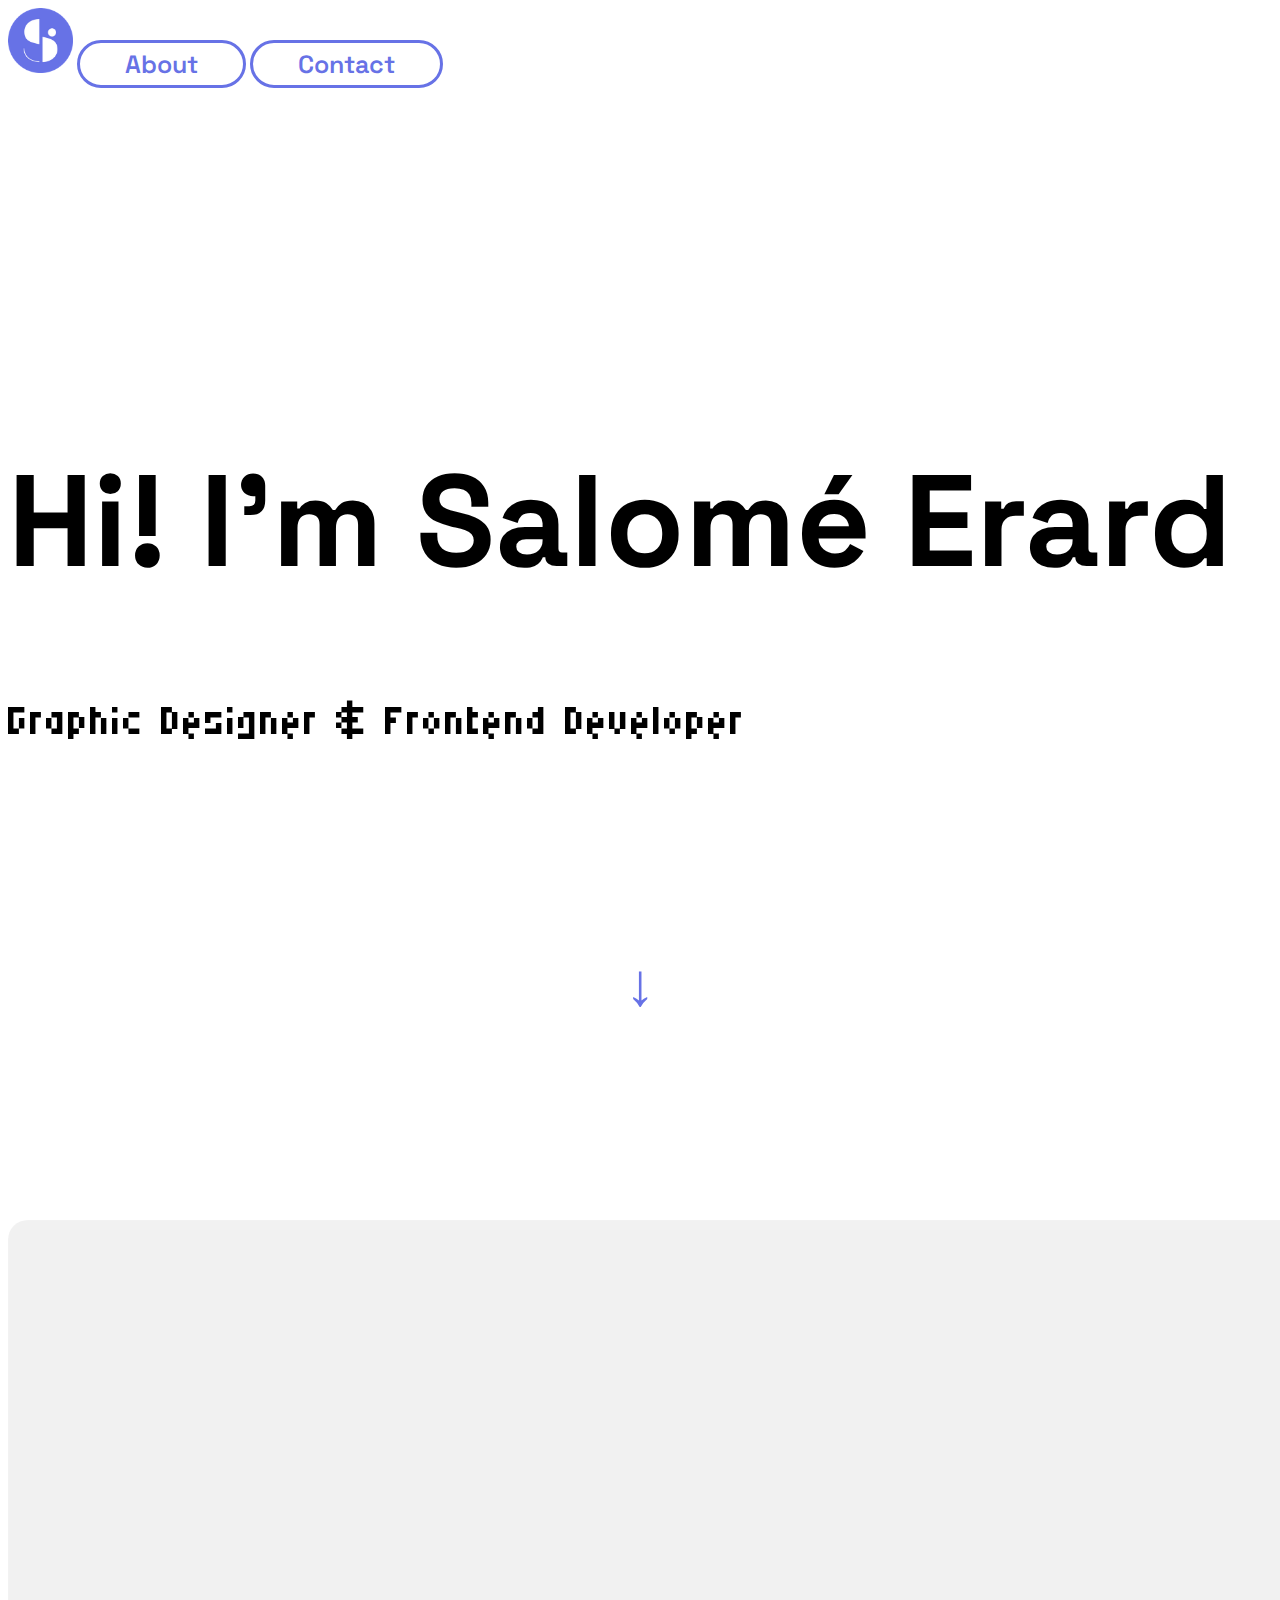
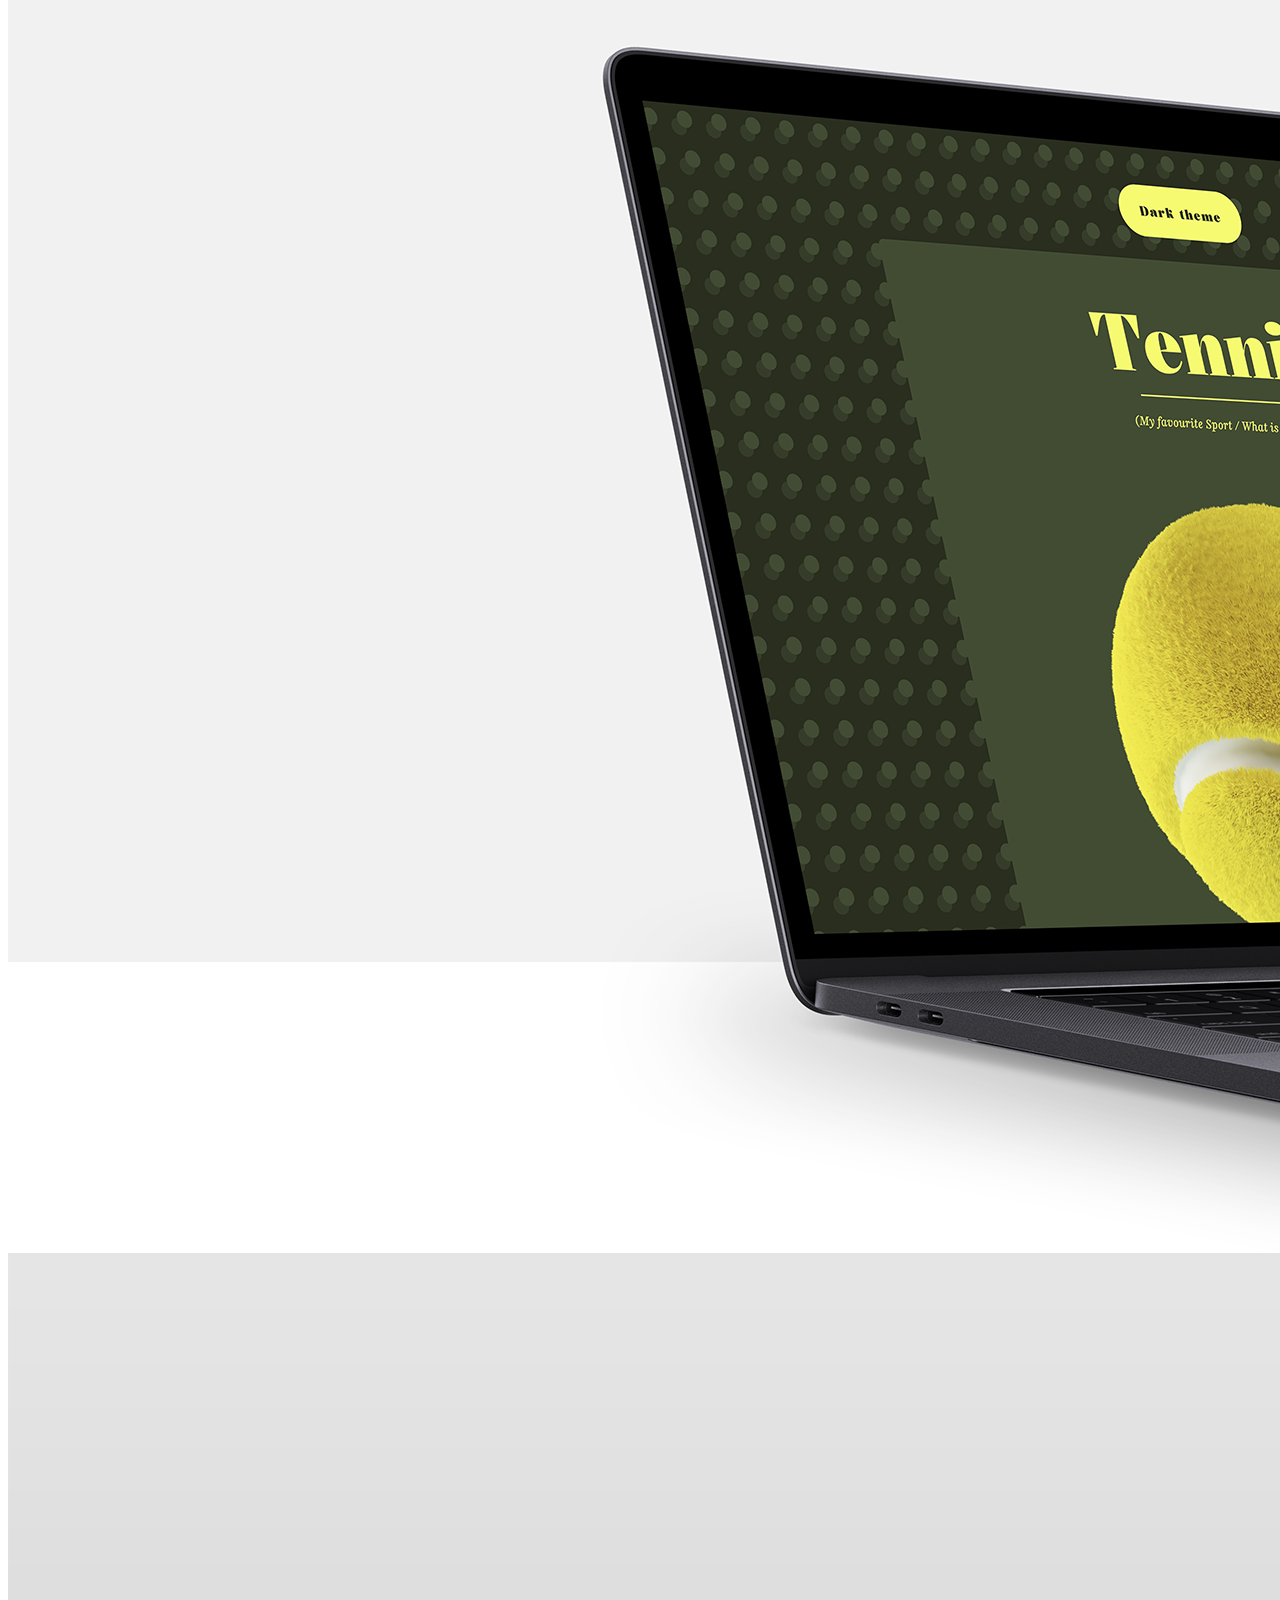
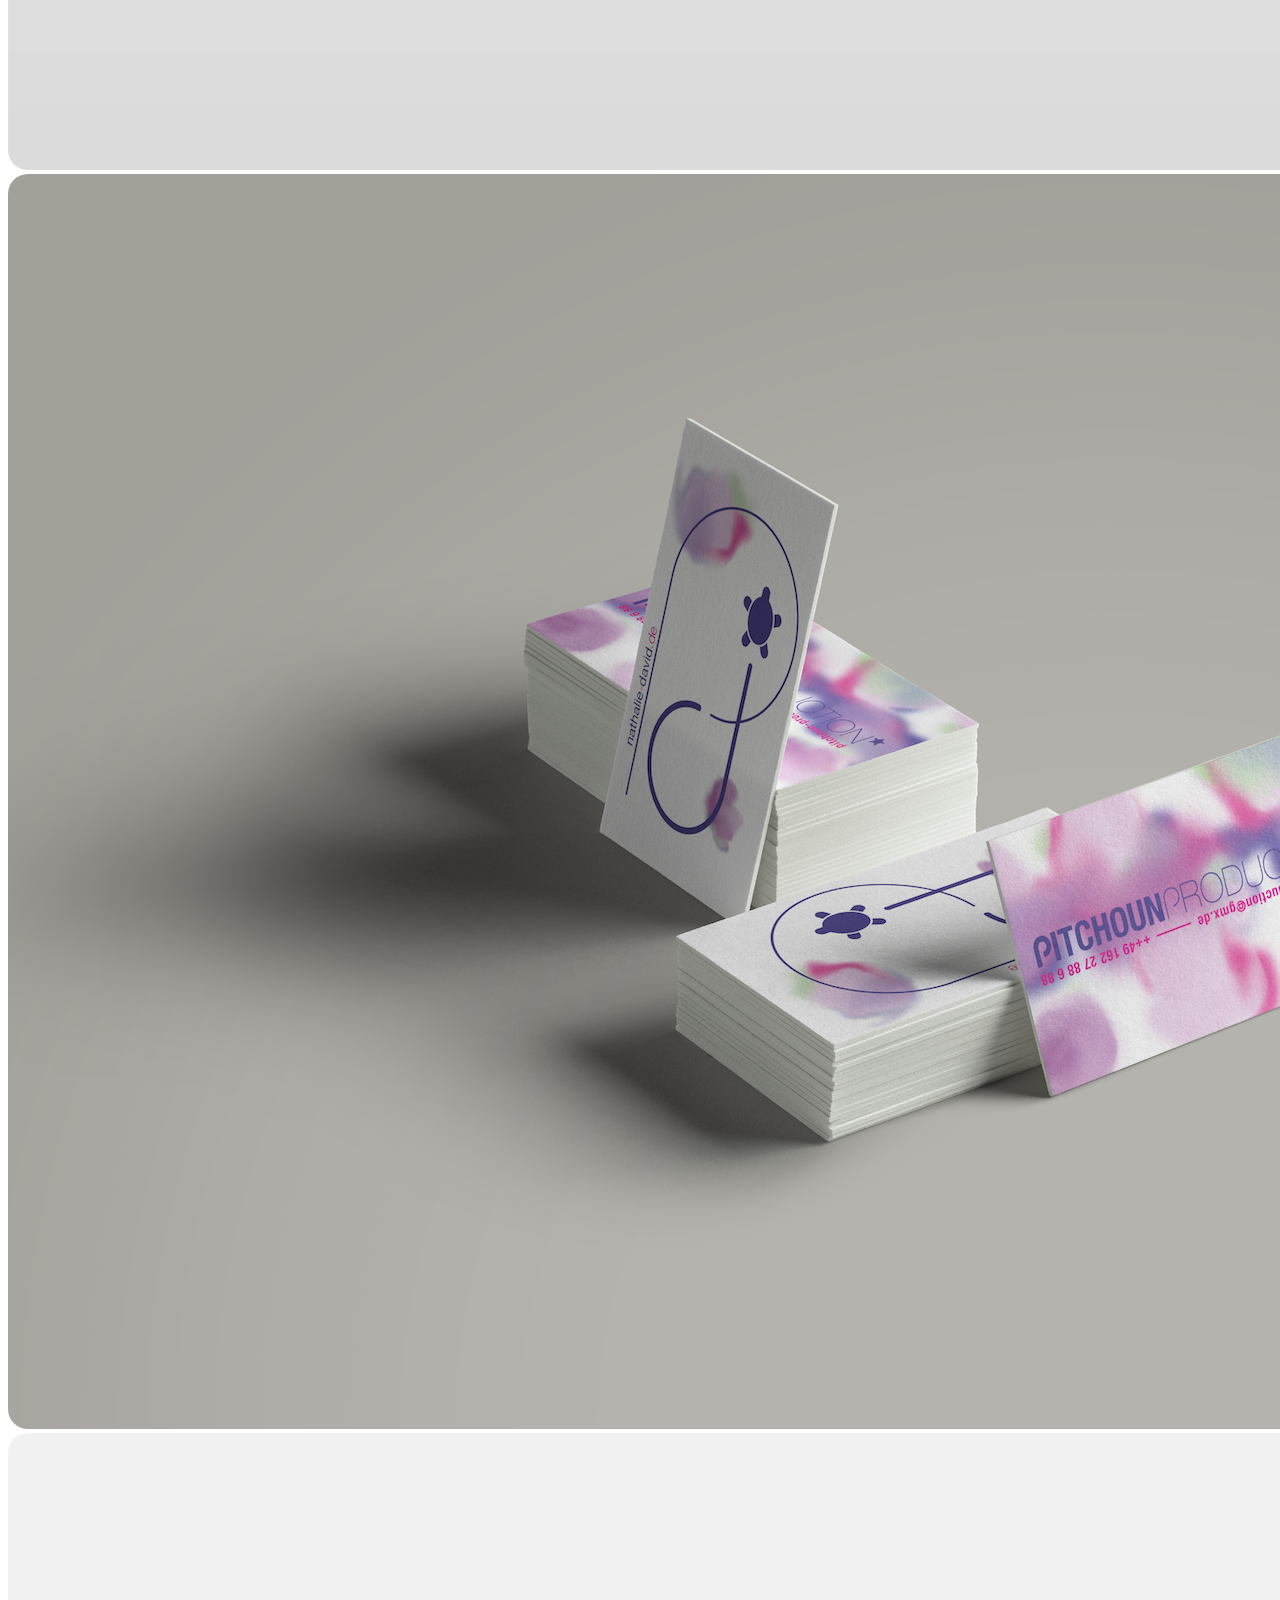
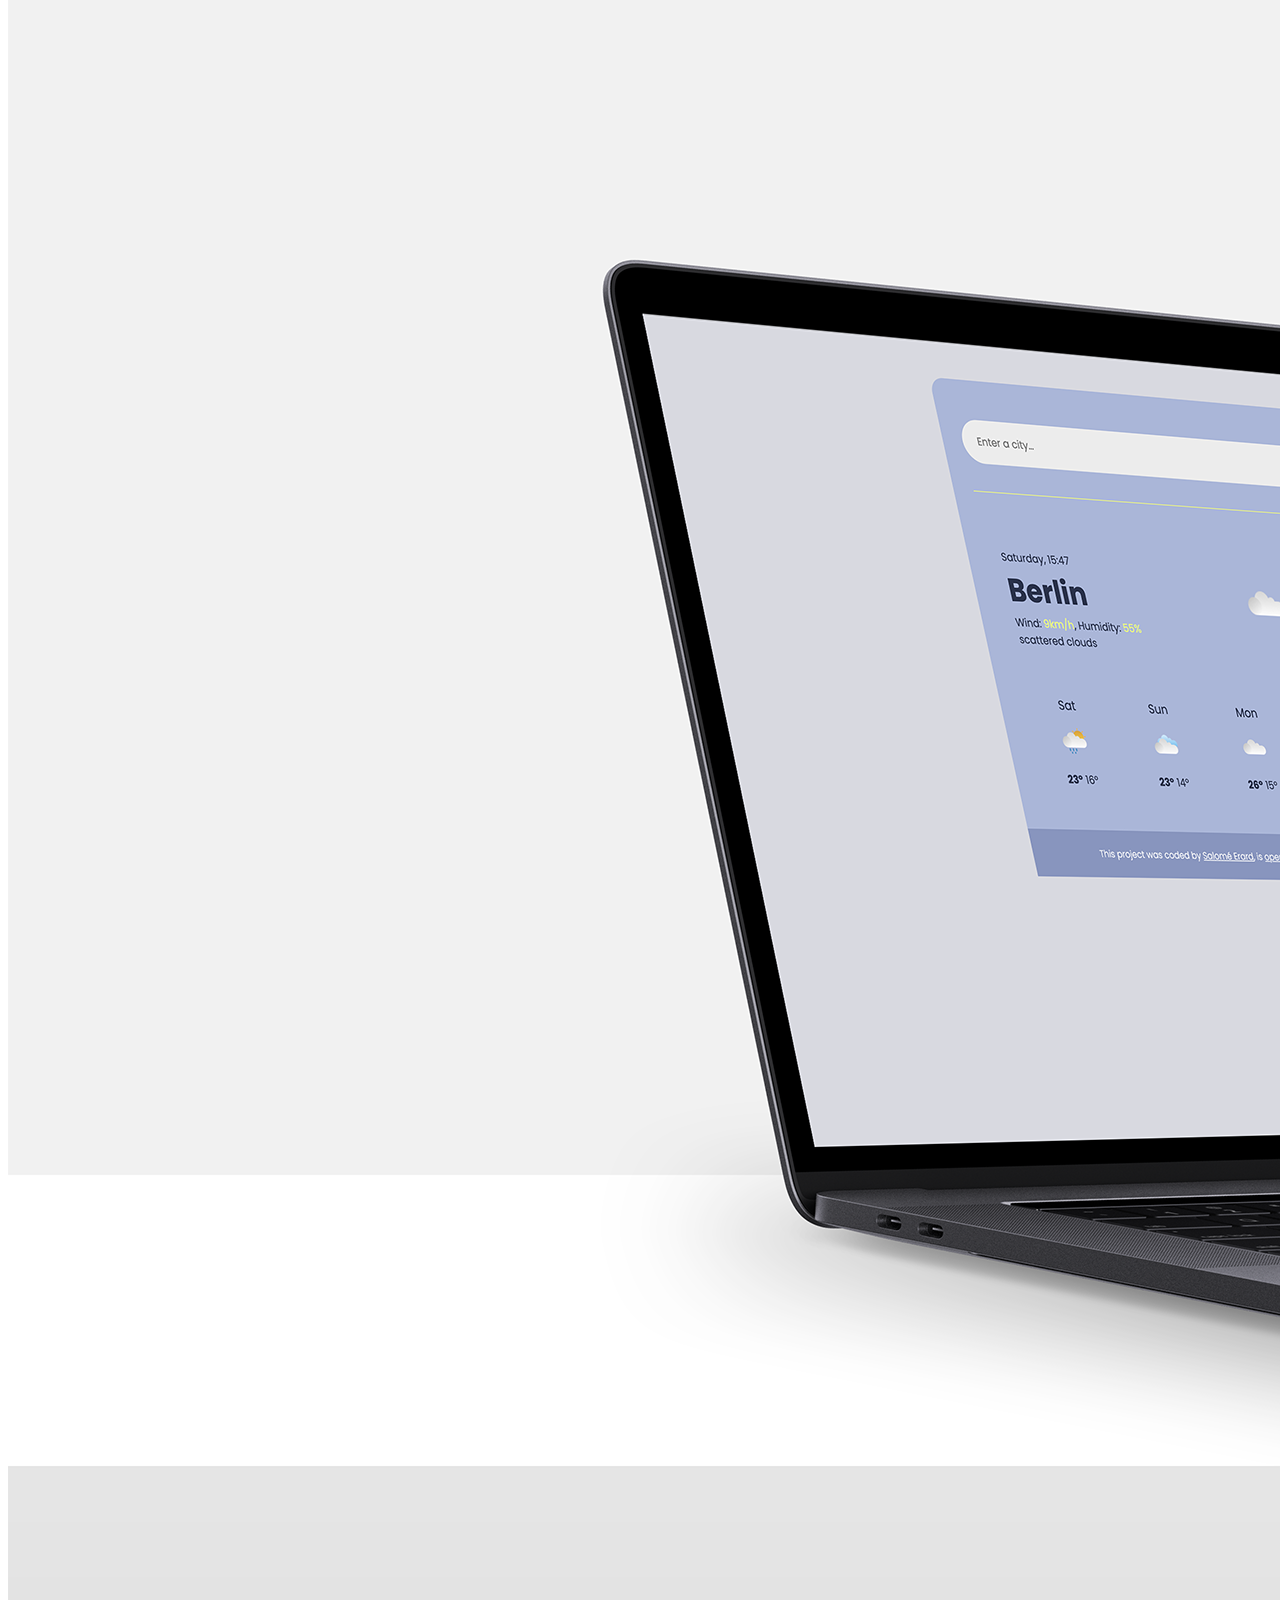
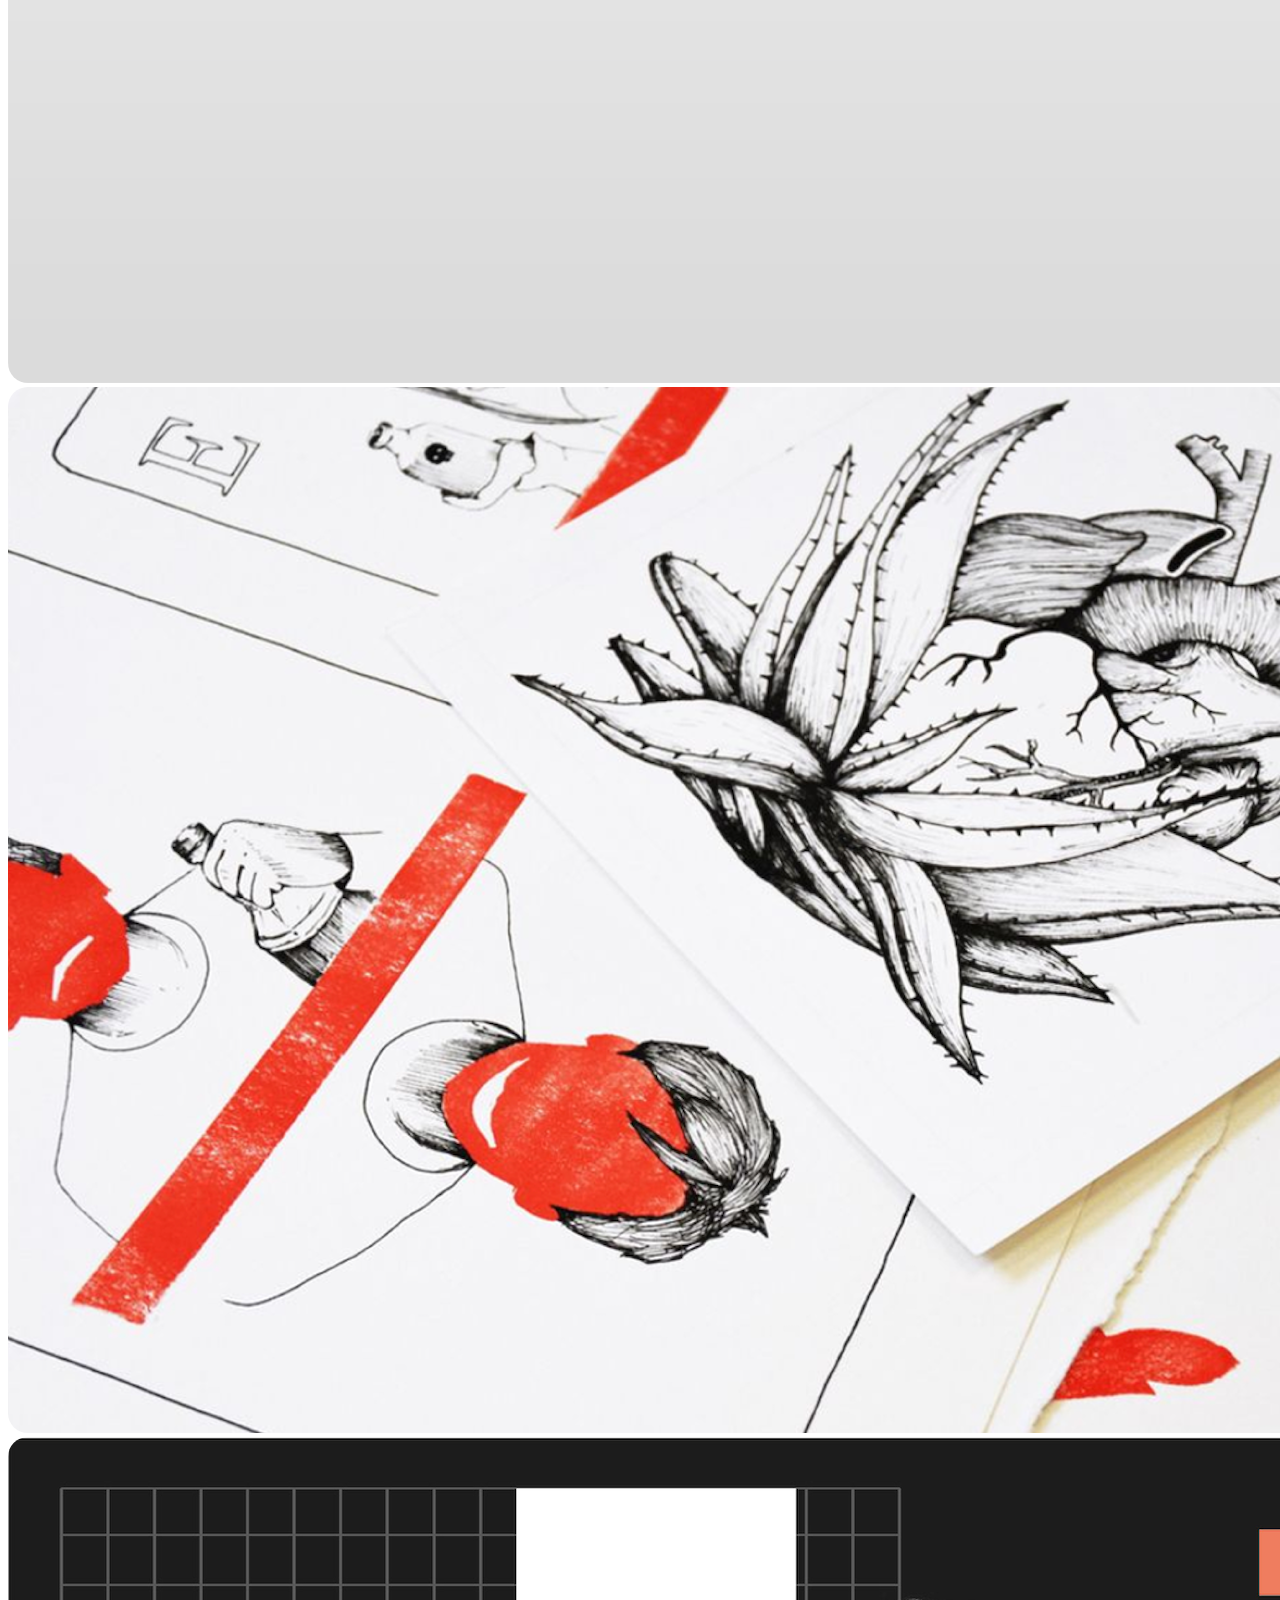
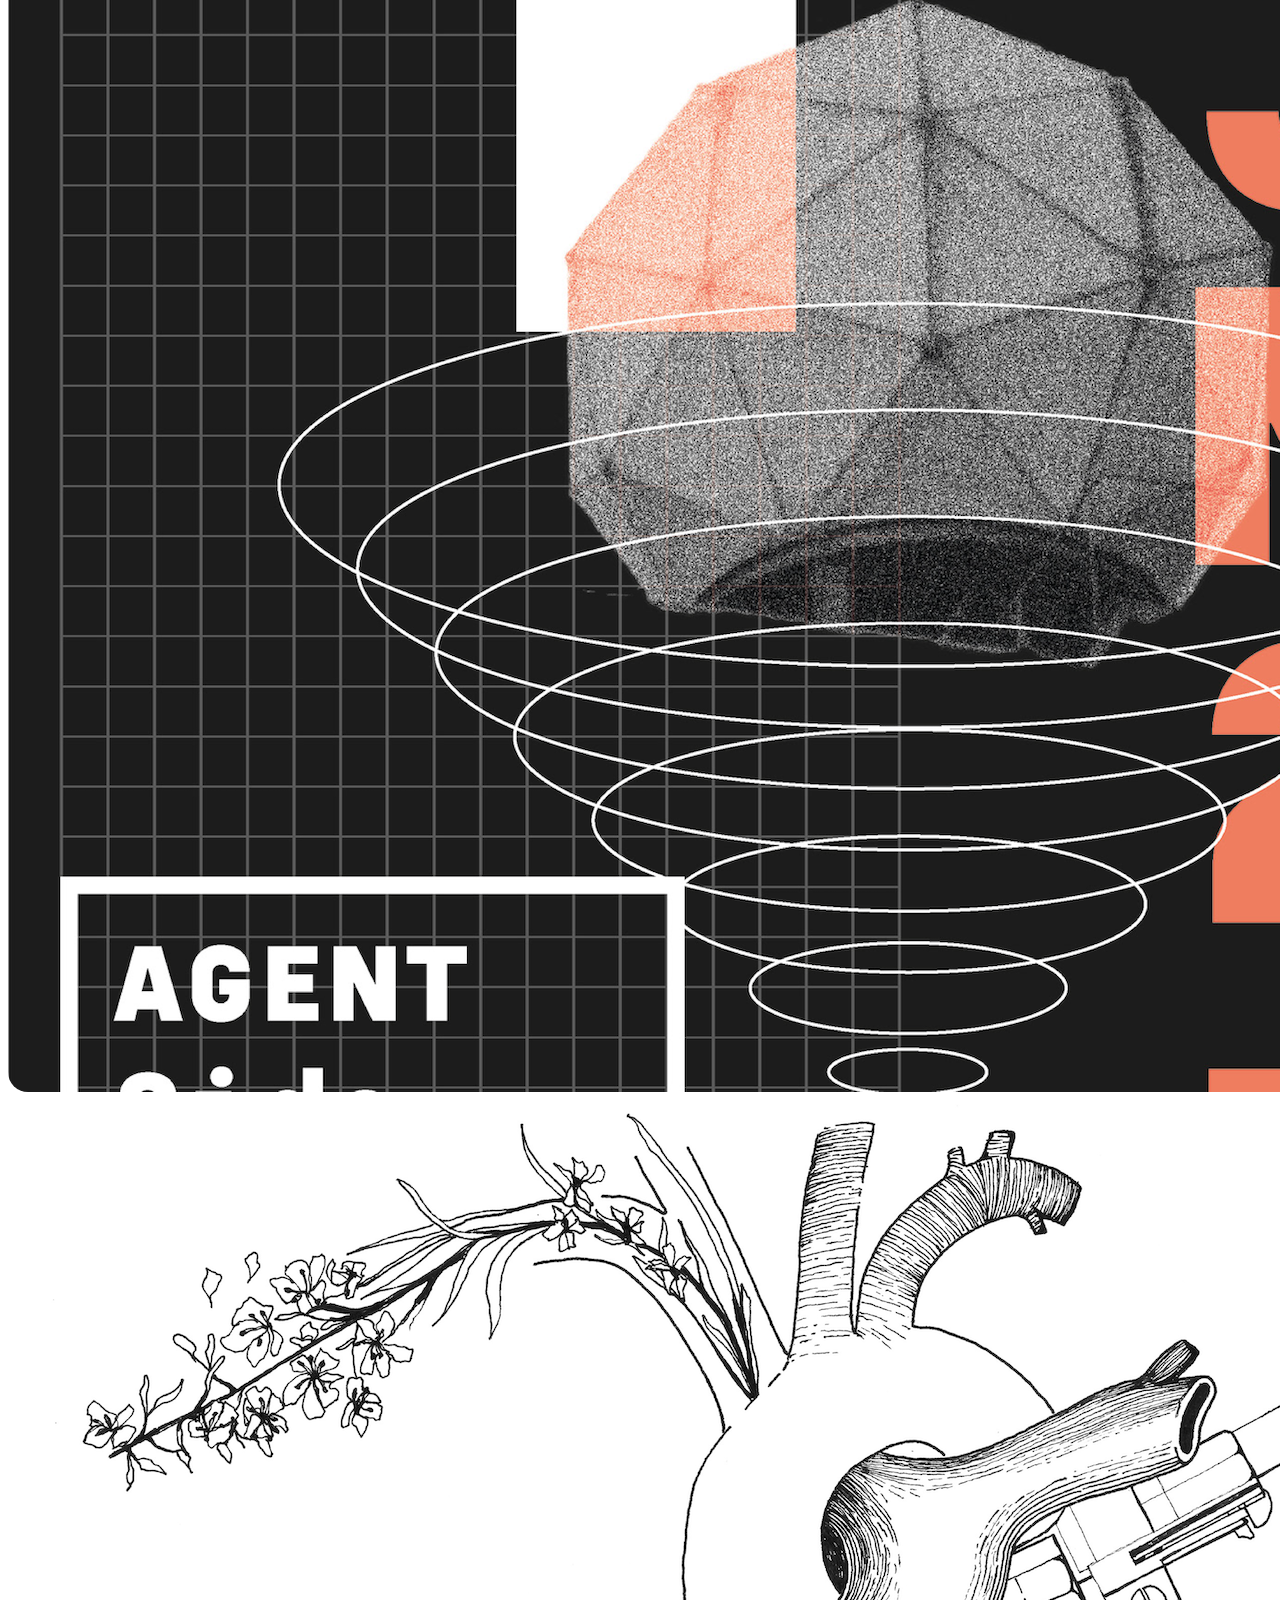
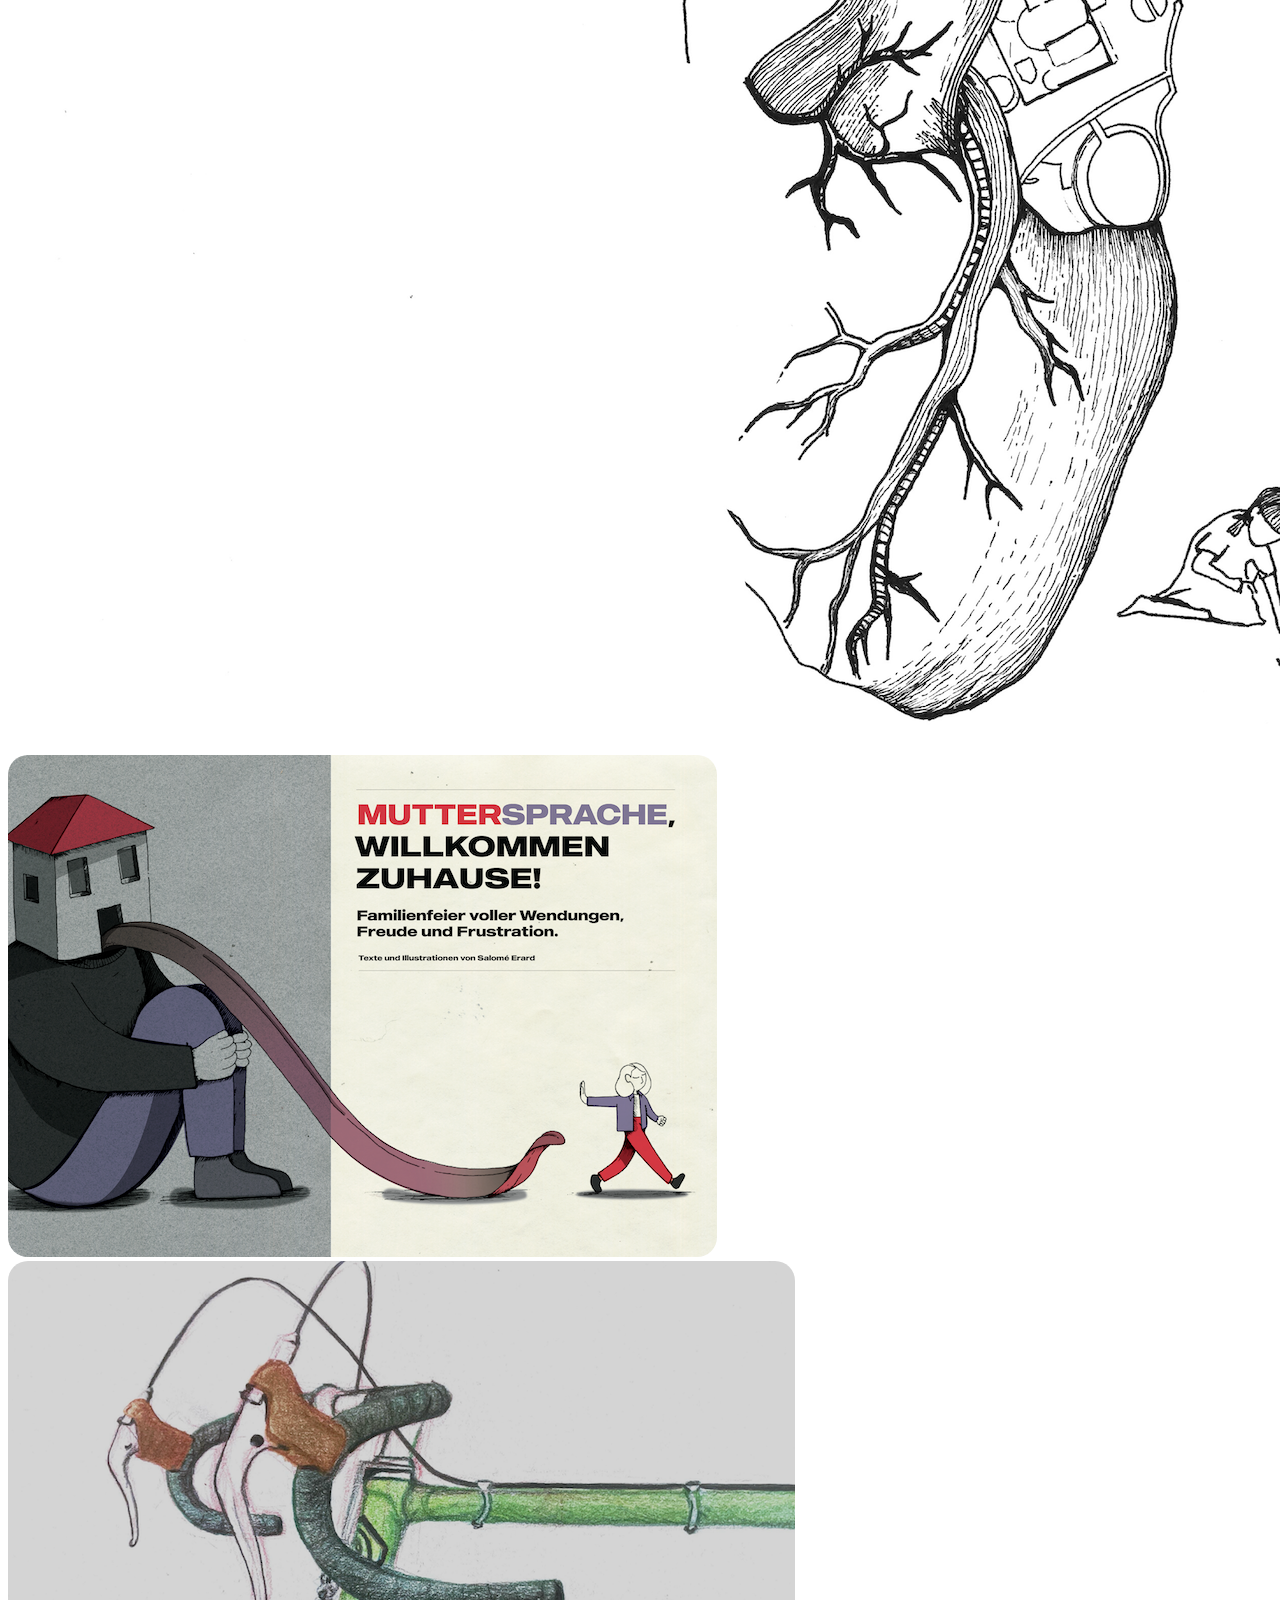
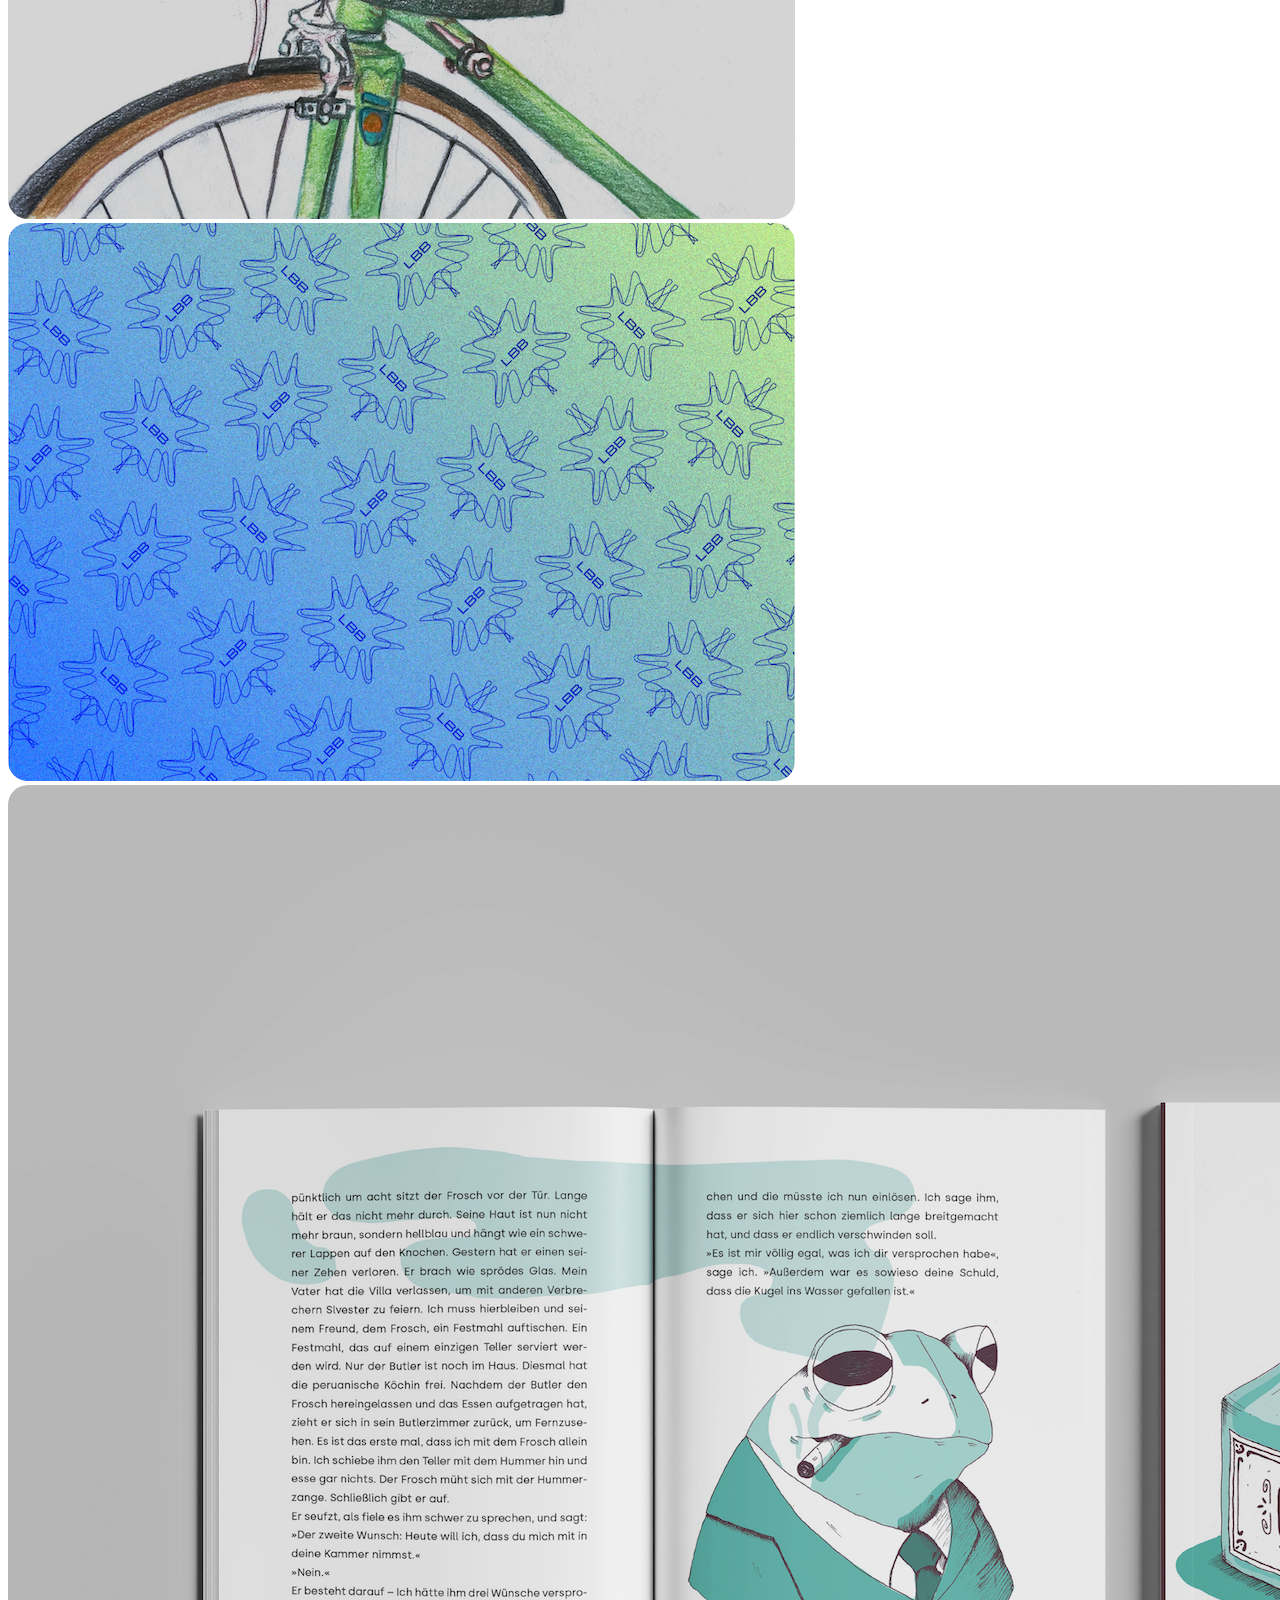
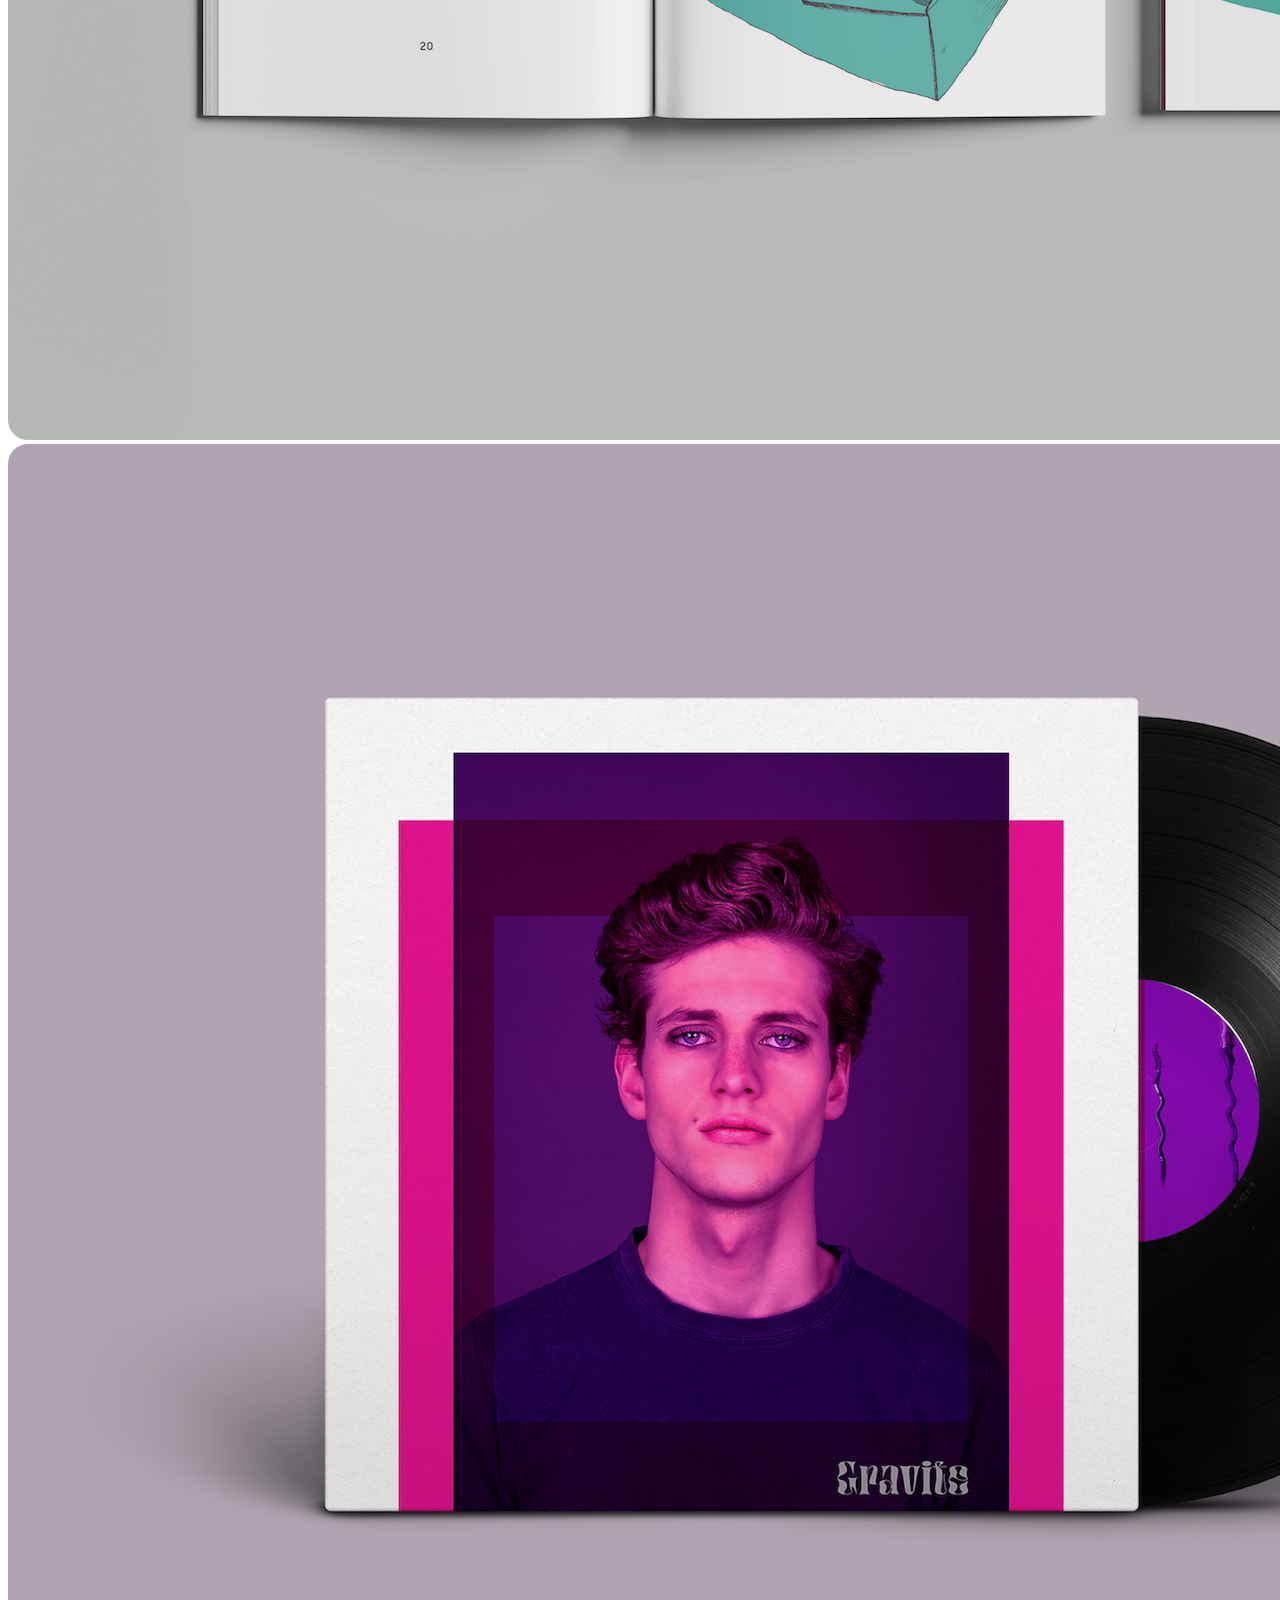
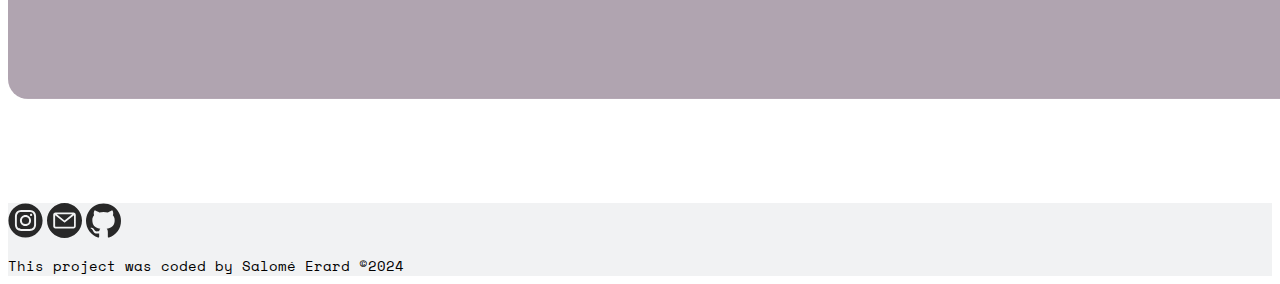
<file: index.html>
<!DOCTYPE html>
<html lang="en">
  <head>
    <meta
      name="description"
      content="Salomé Erard is a Graphic Designer and a Front-end Developer based in Berlin"
    />
    <meta charset="UTF-8" />
    <meta name="viewport" content="width=device-width, initial-scale=1.0" />
    <link rel="shortcut icon" href="images/favicon.png" type="image/x-icon" />
    <link
      href="https://cdn.jsdelivr.net/npm/bootstrap@5.0.2/dist/css/bootstrap.min.css"
      rel="stylesheet"
      integrity="sha384-EVSTQN3/azprG1Anm3QDgpJLIm9Nao0Yz1ztcQTwFspd3yD65VohhpuuCOmLASjC"
      crossorigin="anonymous"
    />
    <link rel="preconnect" href="https://fonts.googleapis.com" />
    <link rel="preconnect" href="https://fonts.gstatic.com" crossorigin />
    <link
      href="https://fonts.googleapis.com/css2?family=Space+Grotesk:wght@300..700&display=swap"
      rel="stylesheet"
    />
    <link rel="preconnect" href="https://fonts.googleapis.com" />
    <link rel="preconnect" href="https://fonts.gstatic.com" crossorigin />
    <link
      href="https://fonts.googleapis.com/css2?family=Micro+5&family=Space+Grotesk:wght@300..700&display=swap"
      rel="stylesheet"
    />
    <link
      rel="stylesheet"
      href="https://fonts.googleapis.com/css2?family=Material+Symbols+Rounded:opsz,wght,FILL,GRAD@24,400,0,0"
    />
    <link rel="preconnect" href="https://fonts.googleapis.com" />
    <link rel="preconnect" href="https://fonts.gstatic.com" crossorigin />
    <link
      href="https://fonts.googleapis.com/css2?family=Space+Mono:ital,wght@0,400;0,700;1,400;1,700&display=swap"
      rel="stylesheet"
    />
    <link rel="stylesheet" href="styles/style.css" />
    <title>Salomé Erard — Front-end Developer</title>
  </head>
  <body>
    <header>
      <div class="mt-5 fixed-top">
        <div class="d-flex justify-content-between container align-middle">
          <a href="/#projects" title="Homepage">
            <img
              class="logo-homepage"
              src="images/favicon.png"
              alt="logo-homepage"
            />
          </a>
          <a href="/about.html" title="About me"><button>About</button></a>
          <a href="/contact.html" title="Contact me">
            <button>Contact</button>
          </a>
        </div>
      </div>
      <div class="headline">
        <h1 class="text-center">Hi! I'm Salomé Erard</h1>
        <h2 class="text-center">Graphic Designer & Frontend Developer</h2>
      </div>
      <div class="arrow d-none d-lg-block">
        <a href="#projects" title="See all projects">↓</a>
      </div>
    </header>
    <div class="container" id="projects">
      <div class="row">
        <div class="col-lg-4">
          <div>
            <a href="/tennis.html" title="Tennis — Project">
              <img
                src="images/mockup_tennis.png"
                alt="Laptop Screen Mockup"
                class="img-fluid mb-4"
                id="project"
            /></a>
          </div>
          <div>
            <a href="/pitchoun.html" title="Pitchoun Production — Project">
              <img
                src="images/home-grid/pitchoun.png"
                alt="business cards mockup"
                class="img-fluid mb-4"
                id="project"
              />
            </a>
          </div>
          <div>
            <a href="/meteo.html" title="Meteo — Project">
              <img
                src="images/meteo/mockup_meteoapp.png"
                alt="Laptop Screen Mockup"
                class="img-fluid mb-4"
                id="project"
              />
            </a>
          </div>
          <div>
            <a href="/db.html" title="Deutsch Mobile — Project">
              <img
                src="images/home-grid/db_mobil.png"
                alt="Illustrations deutsche Mobile"
                class="img-fluid mb-4"
                id="project"
              />
            </a>
          </div>
        </div>
        <div class="col-lg-4">
          <div>
            <a href="/poster.html" title="Posters — Project">
              <img
                src="images/home-grid/plakate.png"
                alt="poster"
                class="img-fluid mb-4"
                id="project"
              />
            </a>
          </div>
          <div>
            <a href="/bang.html" title="Bang Bang — Project">
              <img
                src="images/home-grid/bangbang.png"
                alt="Illustration Bang Bang"
                class="img-fluid border mb-4"
                id="project"
              />
            </a>
          </div>
          <div>
            <a href="/schweinehund.html" title="Schweinehund — Project">
              <img
                src="images/home-grid/schweinehund.png"
                alt="Cover Magazine Schweinehund"
                class="img-fluid mb-4"
                id="project"
              />
            </a>
          </div>
          <div>
            <a href="/illustration.html" title="Illustrations — Project">
              <img
                src="images/home-grid/illustrationen.png"
                alt="Illustrations"
                class="img-fluid mb-4"
                id="project"
              />
            </a>
          </div>
        </div>
        <div class="col-lg-4">
          <div>
            <a href="/lbb.html" title="LBB — Project">
              <img
                src="images/home-grid/lbb.png"
                alt="Logo LBB"
                class="img-fluid mb-4"
                id="project"
              />
            </a>
          </div>
          <div>
            <a href="/grimm.html" title="Grimm — Project">
              <img
                src="images/home-grid/grrrimm.png"
                alt="Book Cover"
                class="img-fluid mb-4"
                id="project"
              />
            </a>
          </div>
          <div>
            <a href="/vinyl.html" title="Vinyl — Project">
              <img
                src="images/home-grid/vinyl.png"
                alt="Vinyl Cover"
                class="img-fluid mb-4"
                id="project"
              />
            </a>
          </div>
        </div>
      </div>
    </div>
    <footer>
      <div class="text-center">
        <a
          href="https://www.instagram.com/salomerard/?hl=fr"
          title="Instagram"
          target="_blank"
          ><img
            src="images/icons/instagram.svg"
            alt="instagram-icon"
            width="35"
            class="social-media-footer mt-5 ms-2 me-2"
        /></a>
        <a
          href="mailto:salomerard@gmail.com"
          title="Email Address"
          target="_blank"
          ><img
            src="images/icons/email (1) 2.svg"
            alt="email-icon"
            width="35"
            class="social-media-footer mt-5 ms-2 me-2"
        /></a>
        <a
          href="https://github.com/salomeIsCoding"
          title="Github"
          target="_blank"
          ><img
            src="images/icons/github-logo-footer.svg"
            alt="github-icon"
            width="35"
            class="social-media-footer mt-5 ms-2 me-2"
        /></a>
      </div>
      <p class="p-5 text-center text-dark">
        This project was coded by Salomé Erard ©2024
      </p>
    </footer>
  </body>
</html>
</file>
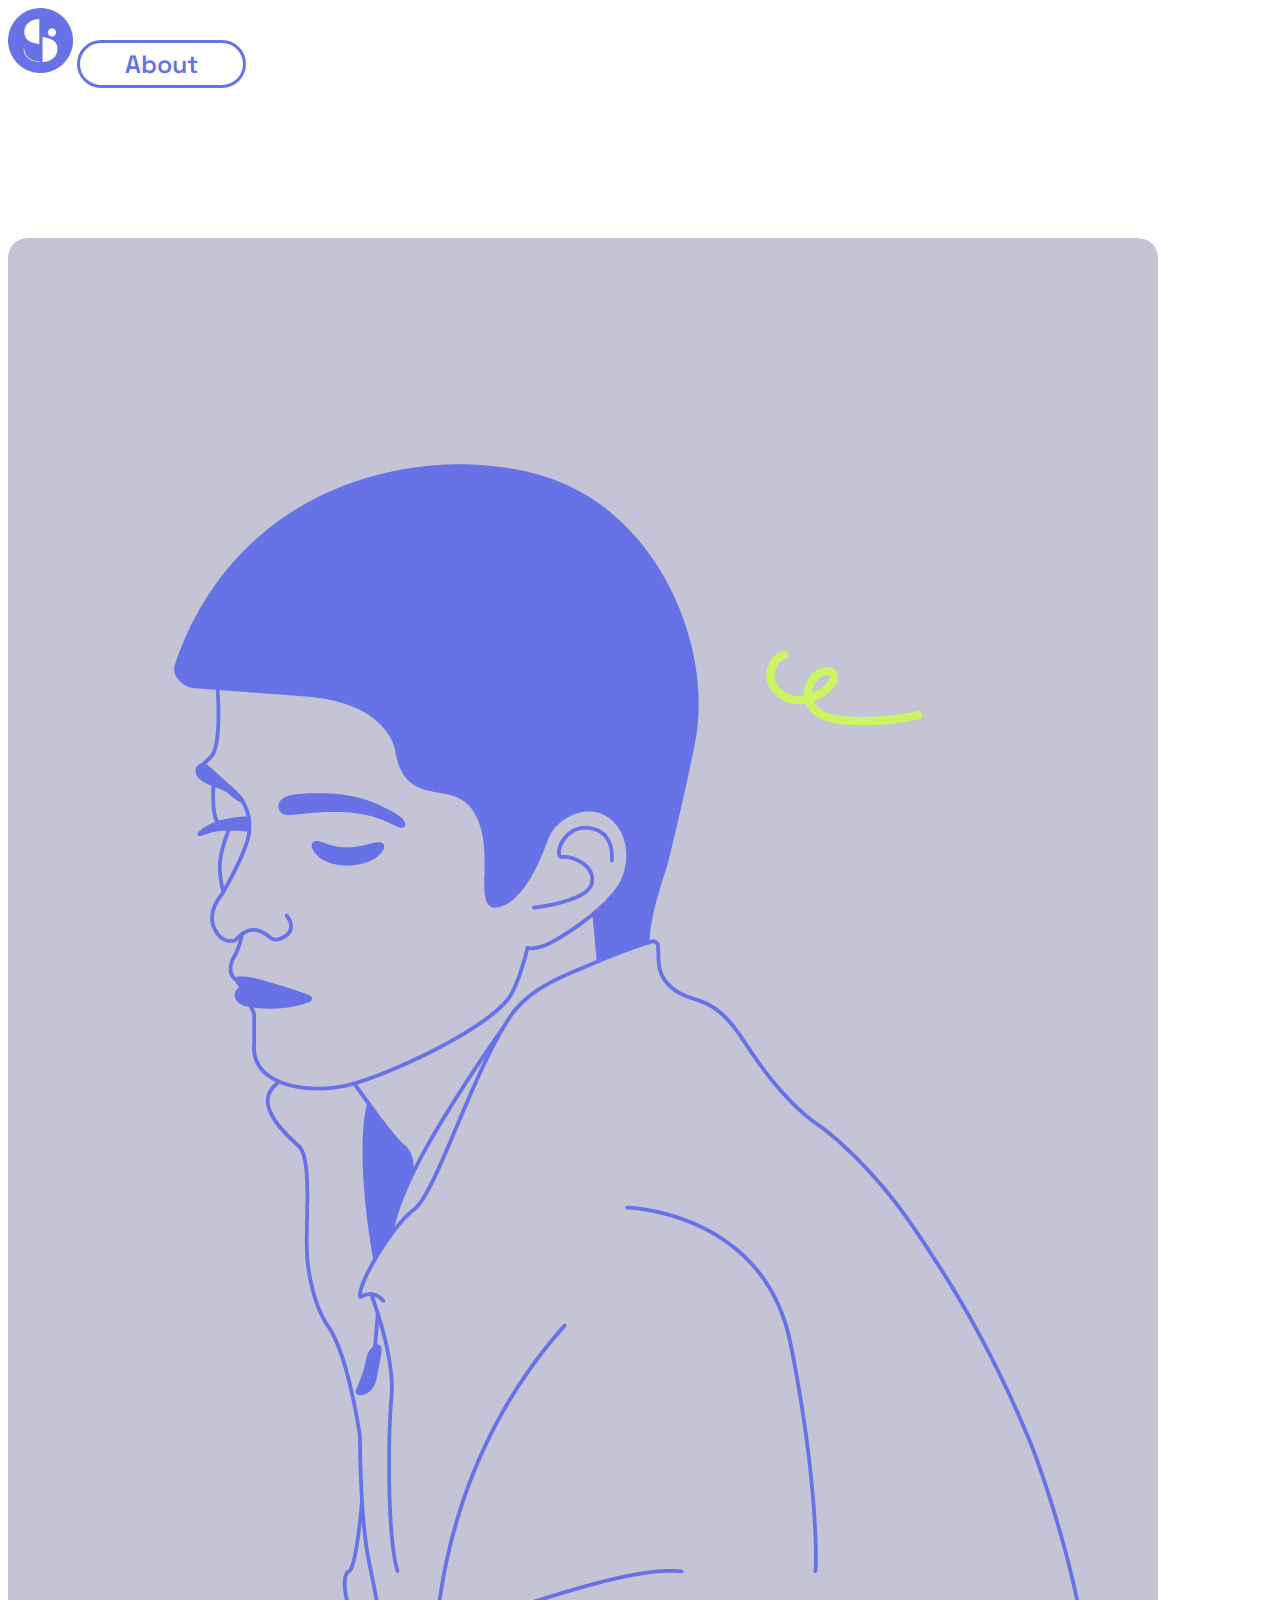
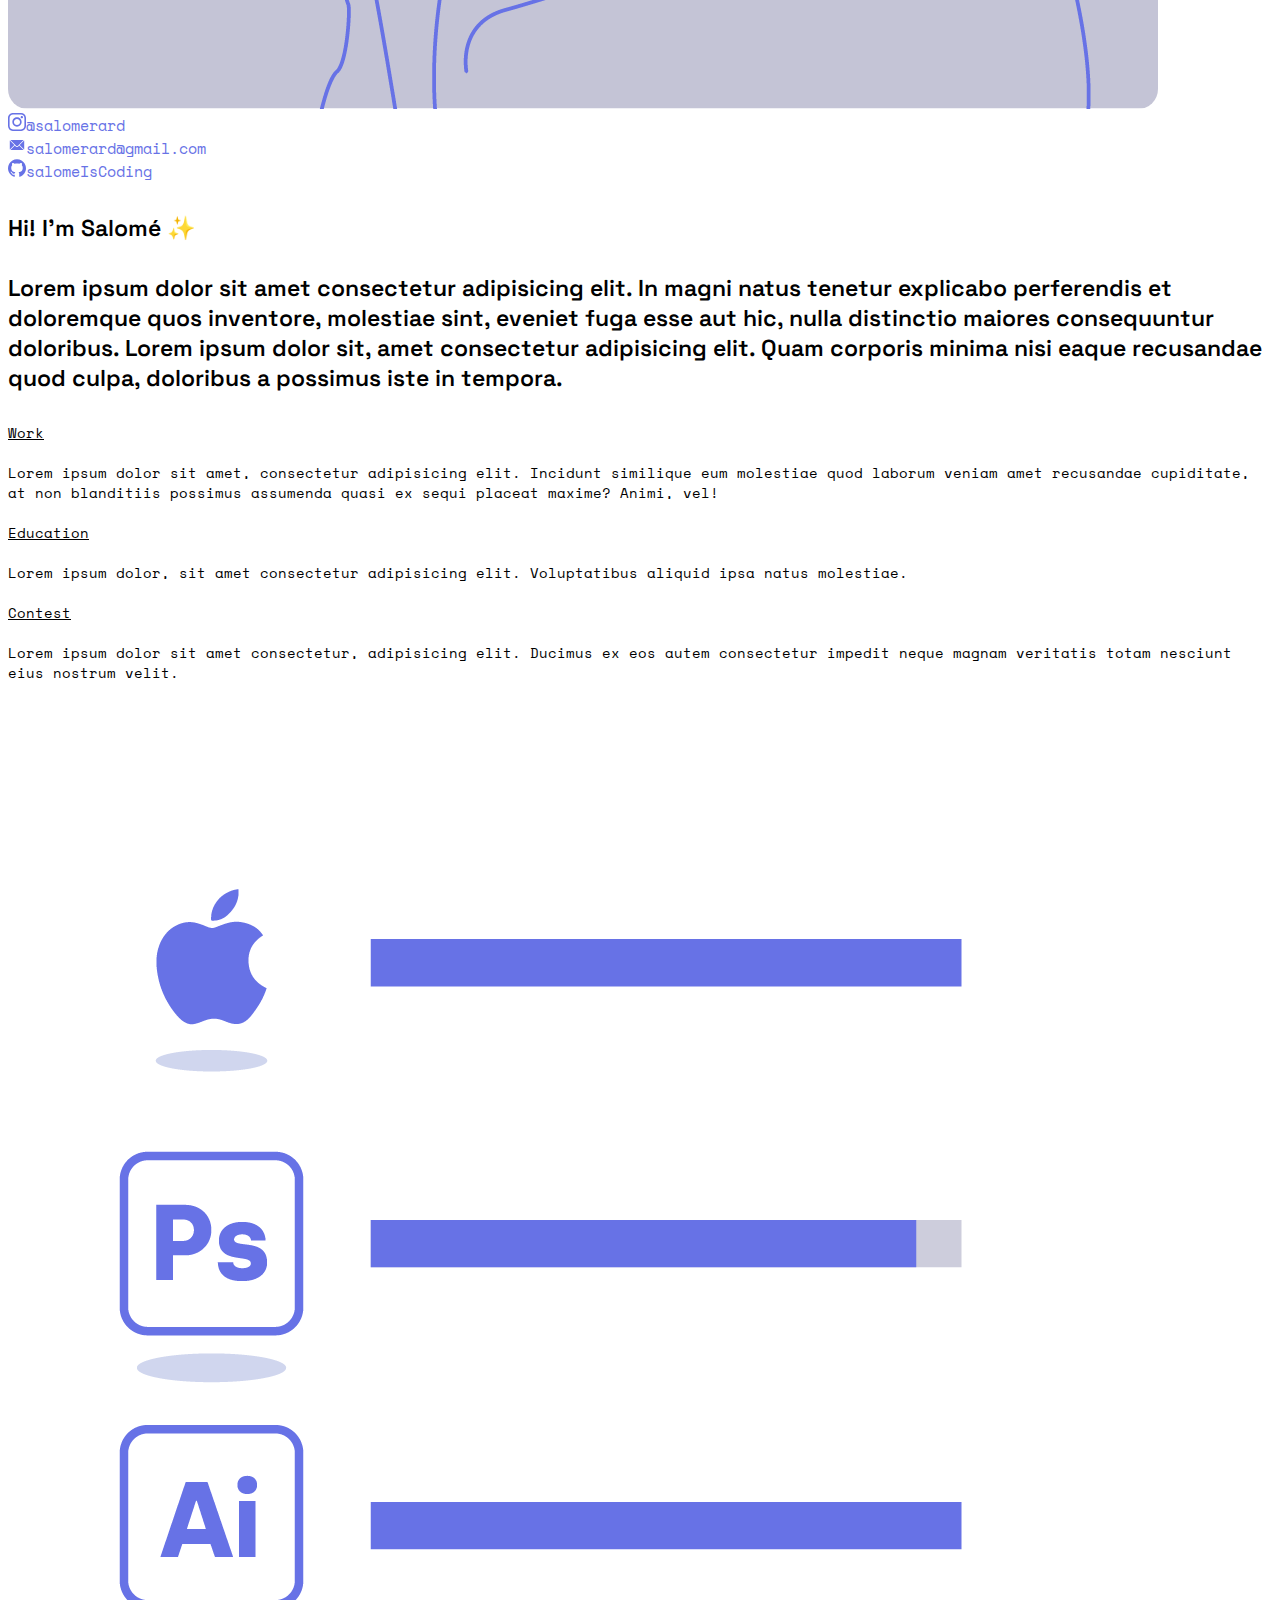
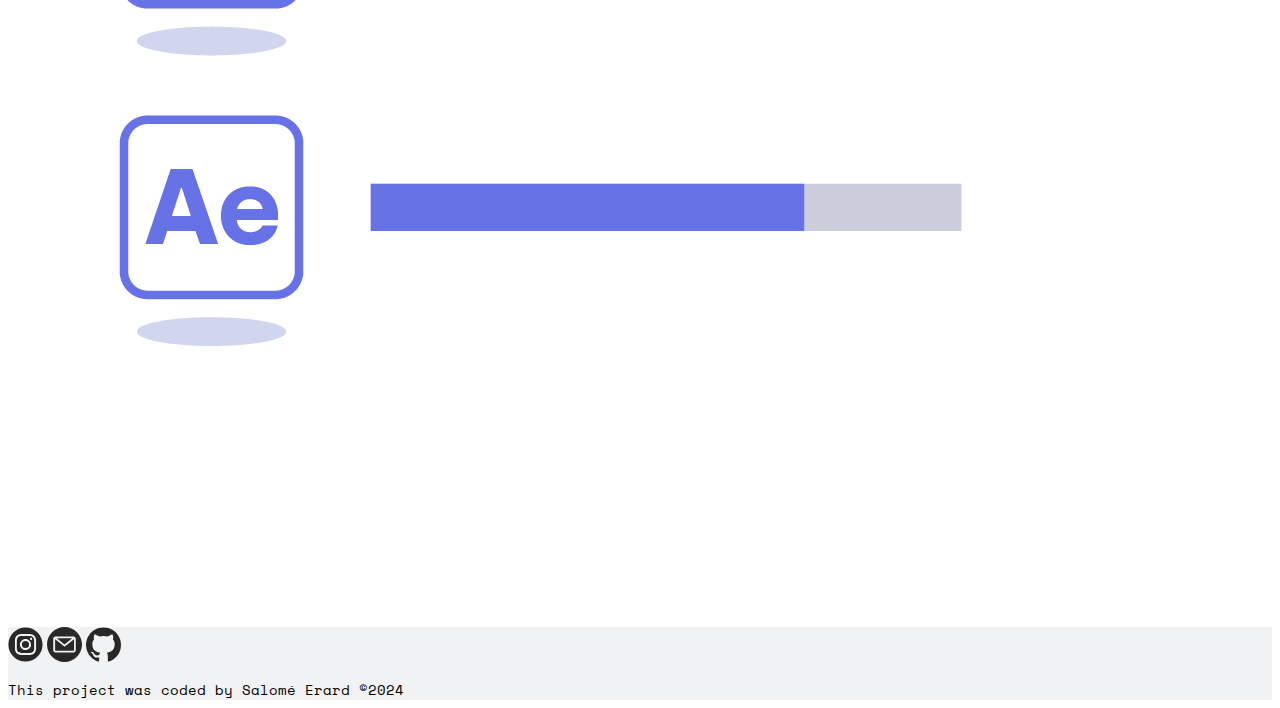
<file: about.html>
<!DOCTYPE html>
<html lang="en">
  <head>
    <meta
      name="description"
      content="Salomé Erard is a Graphic Designer and a Front-end Developer based in Berlin"
    />
    <meta charset="UTF-8" />
    <meta name="viewport" content="width=device-width, initial-scale=1.0" />
    <link rel="shortcut icon" href="images/favicon.png" type="image/x-icon" />
    <link
      href="https://cdn.jsdelivr.net/npm/bootstrap@5.0.2/dist/css/bootstrap.min.css"
      rel="stylesheet"
      integrity="sha384-EVSTQN3/azprG1Anm3QDgpJLIm9Nao0Yz1ztcQTwFspd3yD65VohhpuuCOmLASjC"
      crossorigin="anonymous"
    />
    <link rel="preconnect" href="https://fonts.googleapis.com" />
    <link rel="preconnect" href="https://fonts.gstatic.com" crossorigin />
    <link
      href="https://fonts.googleapis.com/css2?family=Space+Grotesk:wght@300..700&display=swap"
      rel="stylesheet"
    />
    <link rel="preconnect" href="https://fonts.googleapis.com" />
    <link rel="preconnect" href="https://fonts.gstatic.com" crossorigin />
    <link
      href="https://fonts.googleapis.com/css2?family=Micro+5&family=Space+Grotesk:wght@300..700&display=swap"
      rel="stylesheet"
    />
    <link
      rel="stylesheet"
      href="https://fonts.googleapis.com/css2?family=Material+Symbols+Rounded:opsz,wght,FILL,GRAD@24,400,0,0"
    />
    <link rel="preconnect" href="https://fonts.googleapis.com" />
    <link rel="preconnect" href="https://fonts.gstatic.com" crossorigin />
    <link
      href="https://fonts.googleapis.com/css2?family=Space+Mono:ital,wght@0,400;0,700;1,400;1,700&display=swap"
      rel="stylesheet"
    />
    <link rel="stylesheet" href="styles/style.css" />
    <title>About — Salomé Erard</title>
  </head>
  <body>
    <header>
      <div class="mt-5 fixed-top">
        <div class="d-flex justify-content-between container align-middle">
          <a href="/" title="Homepage"
            ><img
              class="logo-homepage"
              src="images/favicon.png"
              alt="logo-homepage"
          /></a>
          <a href="/about.html" title="About me"><button>About</button></a>
        </div>
      </div>
    </header>
    <section class="about-container">
      <div class="container">
        <div class="row">
          <div class="picture col-lg-4 p-5">
            <img
              src="images/About.png"
              alt="Vector portrait of myself"
              class="img-fluid"
              id="profile-picture"
            />
            <div class="social-media mt-3">
              <a
                href="https://www.instagram.com/salomerard/?hl=fr"
                title="Instagram"
                target="_blank"
                ><img
                  src="images/icons/instagram-logo (2).svg"
                  alt="instagram-icon"
                  width="18"
                  class="me-3"
                />@salomerard</a
              >
            </div>
            <div class="social-media">
              <img
                src="images/icons/email (1).svg"
                alt="email-icon"
                width="18"
                class="me-3"
              /><a
                href="mailto:salomerard@gmail.com"
                title="Email address"
                target="_blank"
                >salomerard@gmail.com</a
              >
            </div>
            <div class="social-media">
              <img
                src="images/icons/github-logo.svg"
                alt="github-icon"
                width="18"
                class="me-3"
              /><a
                href="https://github.com/salomeIsCoding"
                title="Github"
                target="_blank"
                >salomeIsCoding</a
              >
            </div>
          </div>

          <div class="description col-lg-4 p-5">
            <h4>
              Hi! I'm Salomé ✨ <br /><br />
              Lorem ipsum dolor sit amet consectetur adipisicing elit. In magni
              natus tenetur explicabo perferendis et doloremque quos inventore,
              molestiae sint, eveniet fuga esse aut hic, nulla distinctio
              maiores consequuntur doloribus. Lorem ipsum dolor sit, amet
              consectetur adipisicing elit. Quam corporis minima nisi eaque
              recusandae quod culpa, doloribus a possimus iste in tempora.
            </h4>
          </div>
          <div class="experience col-lg-4 p-5">
            <p>
              <u>Work</u> <br /><br />
              Lorem ipsum dolor sit amet, consectetur adipisicing elit. Incidunt
              similique eum molestiae quod laborum veniam amet recusandae
              cupiditate, at non blanditiis possimus assumenda quasi ex sequi
              placeat maxime? Animi, vel! <br /><br />
              <u>Education</u> <br /><br />
              Lorem ipsum dolor, sit amet consectetur adipisicing elit.
              Voluptatibus aliquid ipsa natus molestiae.
              <br /><br />
              <u>Contest</u> <br /><br />
              Lorem ipsum dolor sit amet consectetur, adipisicing elit. Ducimus
              ex eos autem consectetur impedit neque magnam veritatis totam
              nesciunt eius nostrum velit.
            </p>
          </div>
          <div class="row">
            <img
              src="images/skills_fertig.png"
              alt="skills"
              class="img-fluid mt-4"
            />
          </div>
        </div>
      </div>
    </section>
    <footer>
      <div class="text-center">
        <a
          href="https://www.instagram.com/salomerard/?hl=fr"
          title="Instagram"
          target="_blank"
          ><img
            src="images/icons/instagram.svg"
            alt="instagram-icon"
            width="35"
            class="social-media-footer mt-5 ms-2 me-2"
        /></a>
        <a
          href="mailto:salomerard@gmail.com"
          title="Email Address"
          target="_blank"
          ><img
            src="images/icons/email (1) 2.svg"
            alt="email-icon"
            width="35"
            class="social-media-footer mt-5 ms-2 me-2"
        /></a>
        <a
          href="https://github.com/salomeIsCoding"
          title="Github"
          target="_blank"
          ><img
            src="images/icons/github-logo-footer.svg"
            alt="github-icon"
            width="35"
            class="social-media-footer mt-5 ms-2 me-2"
        /></a>
      </div>
      <p class="p-5 text-center text-dark">
        This project was coded by Salomé Erard ©2024
      </p>
    </footer>
  </body>
</html>
</file>
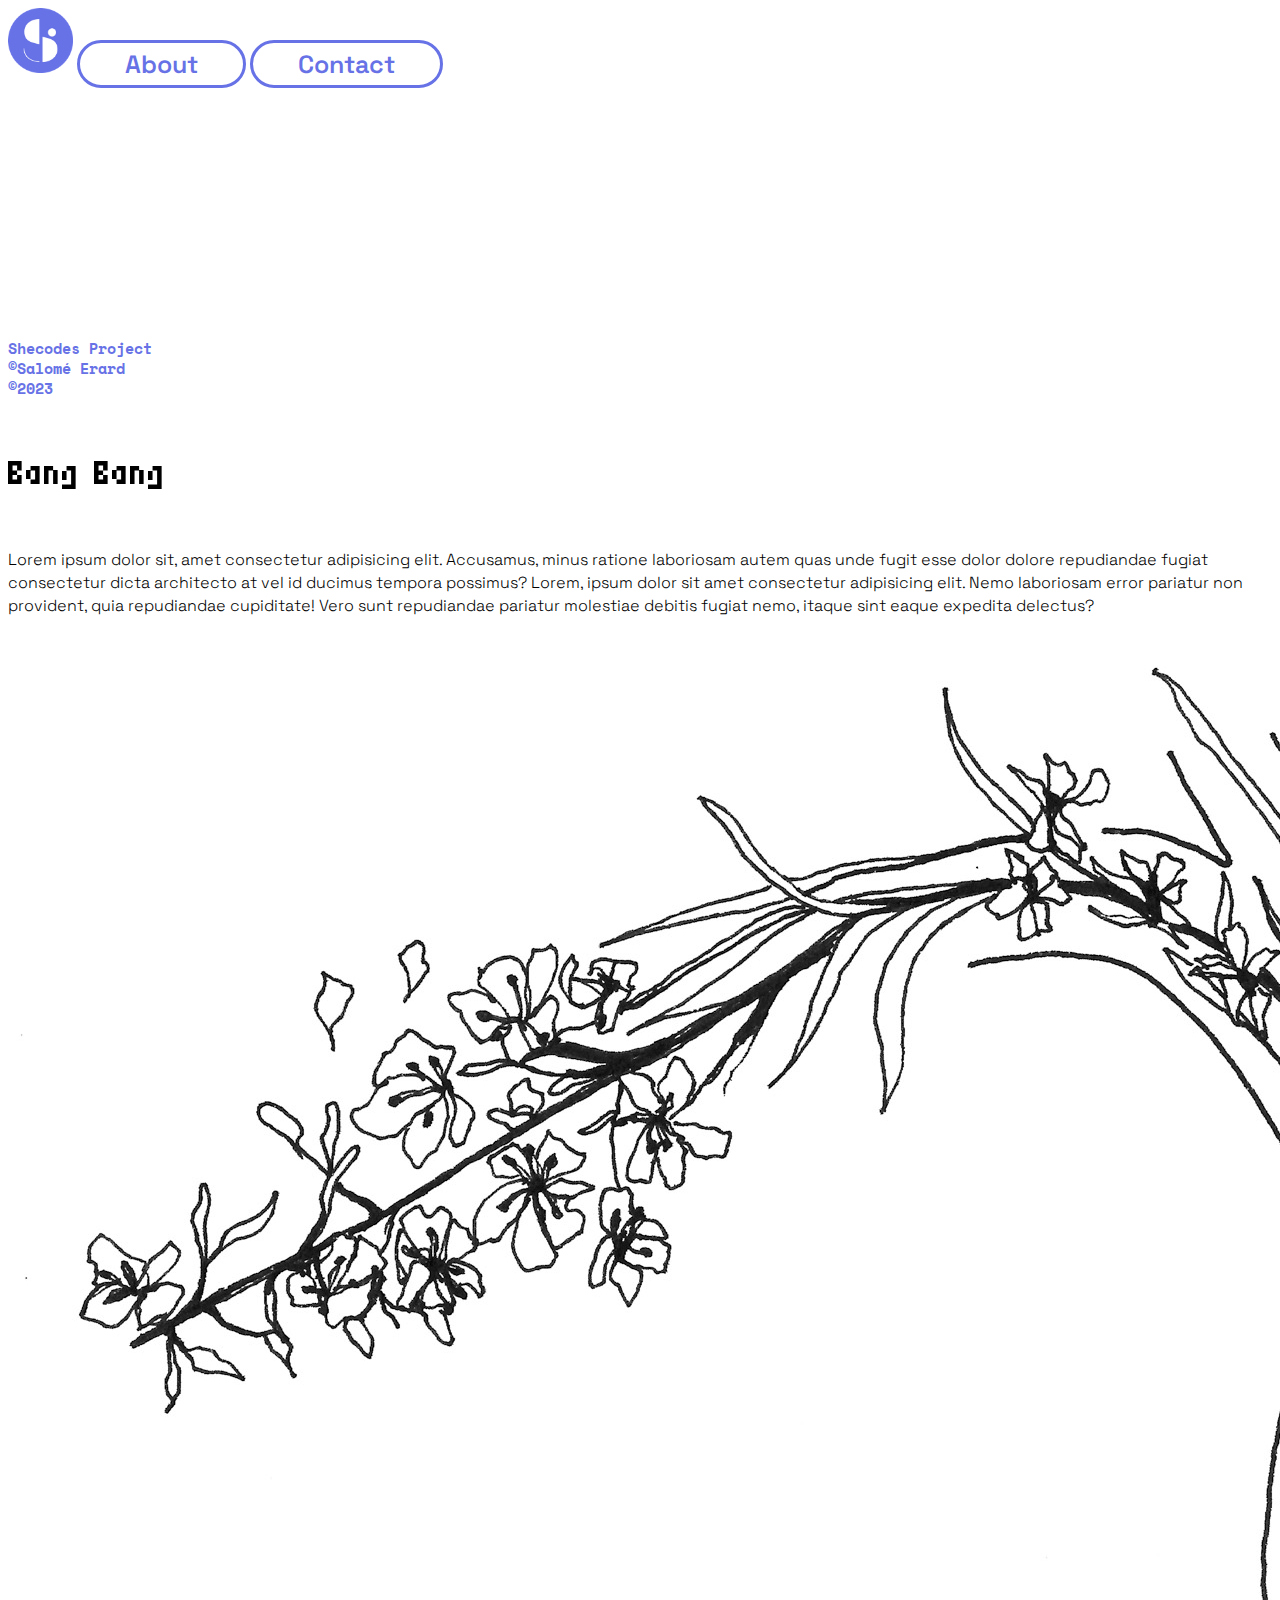
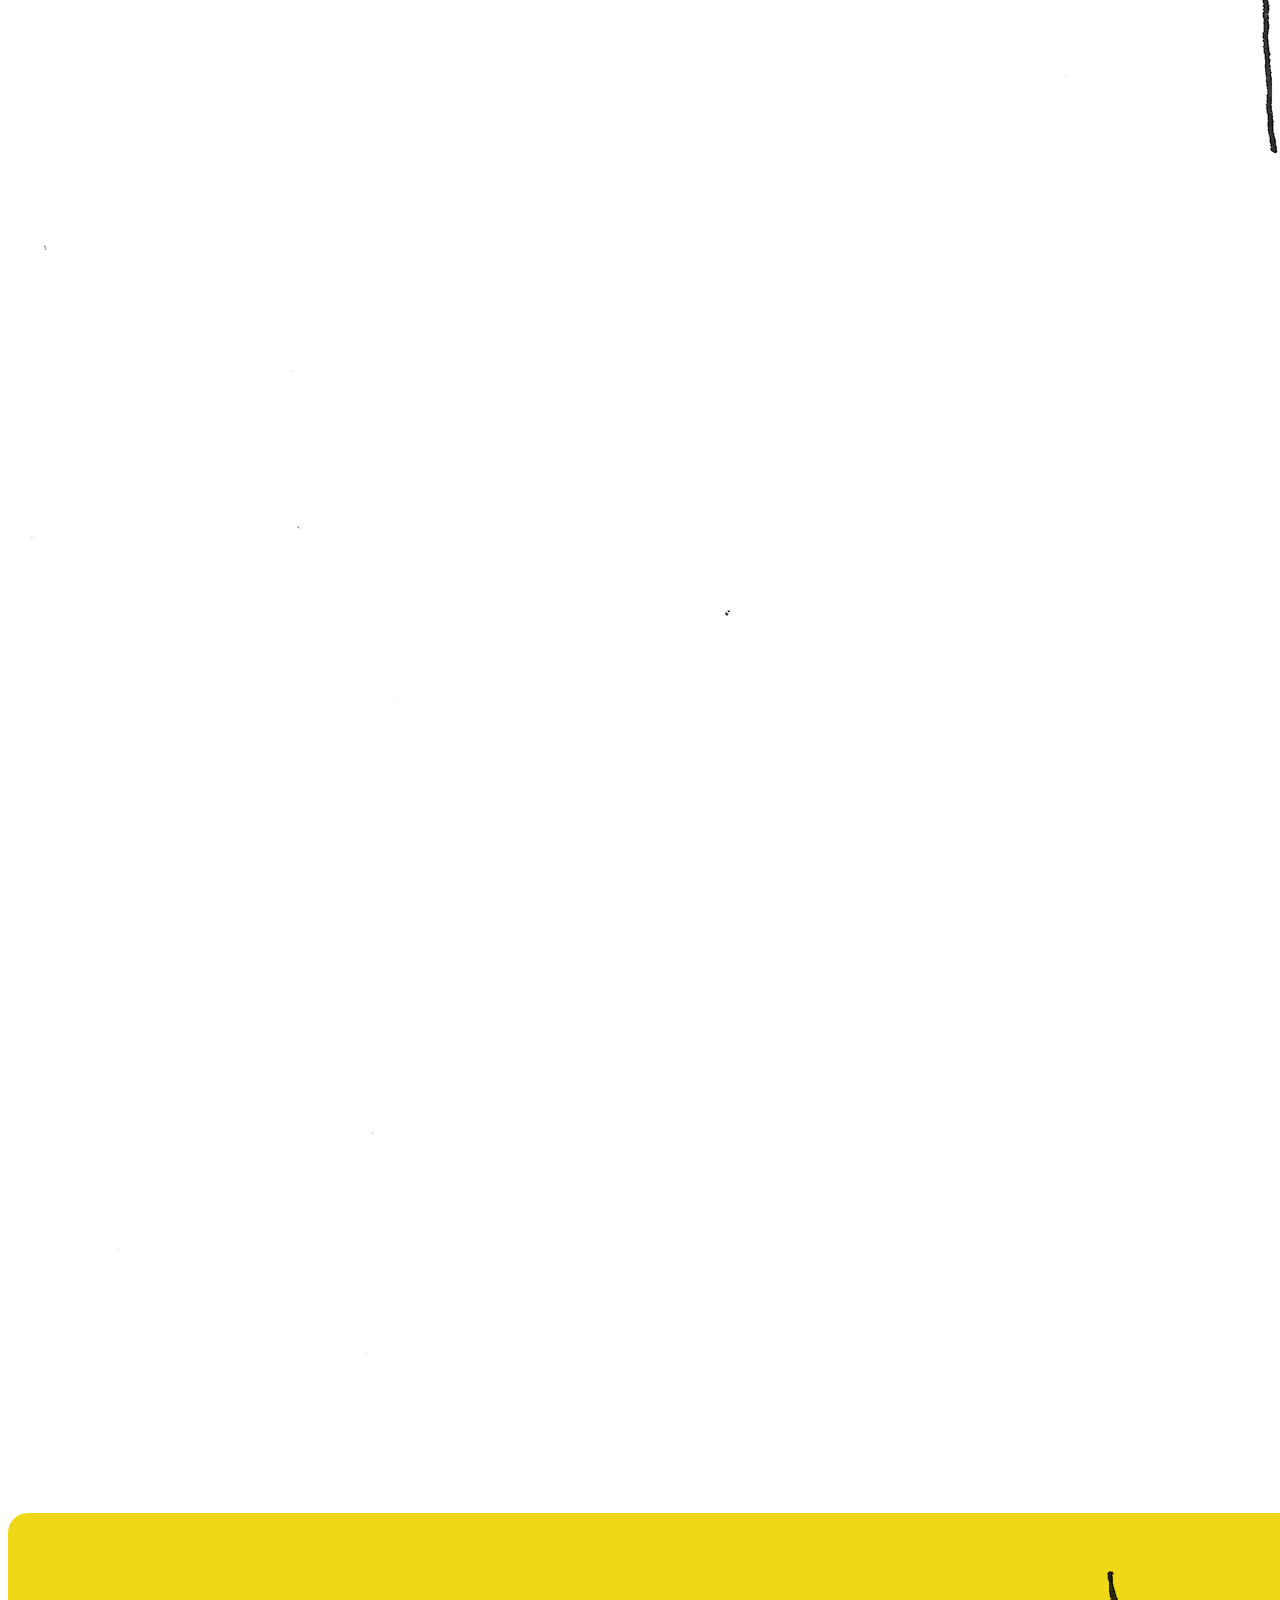
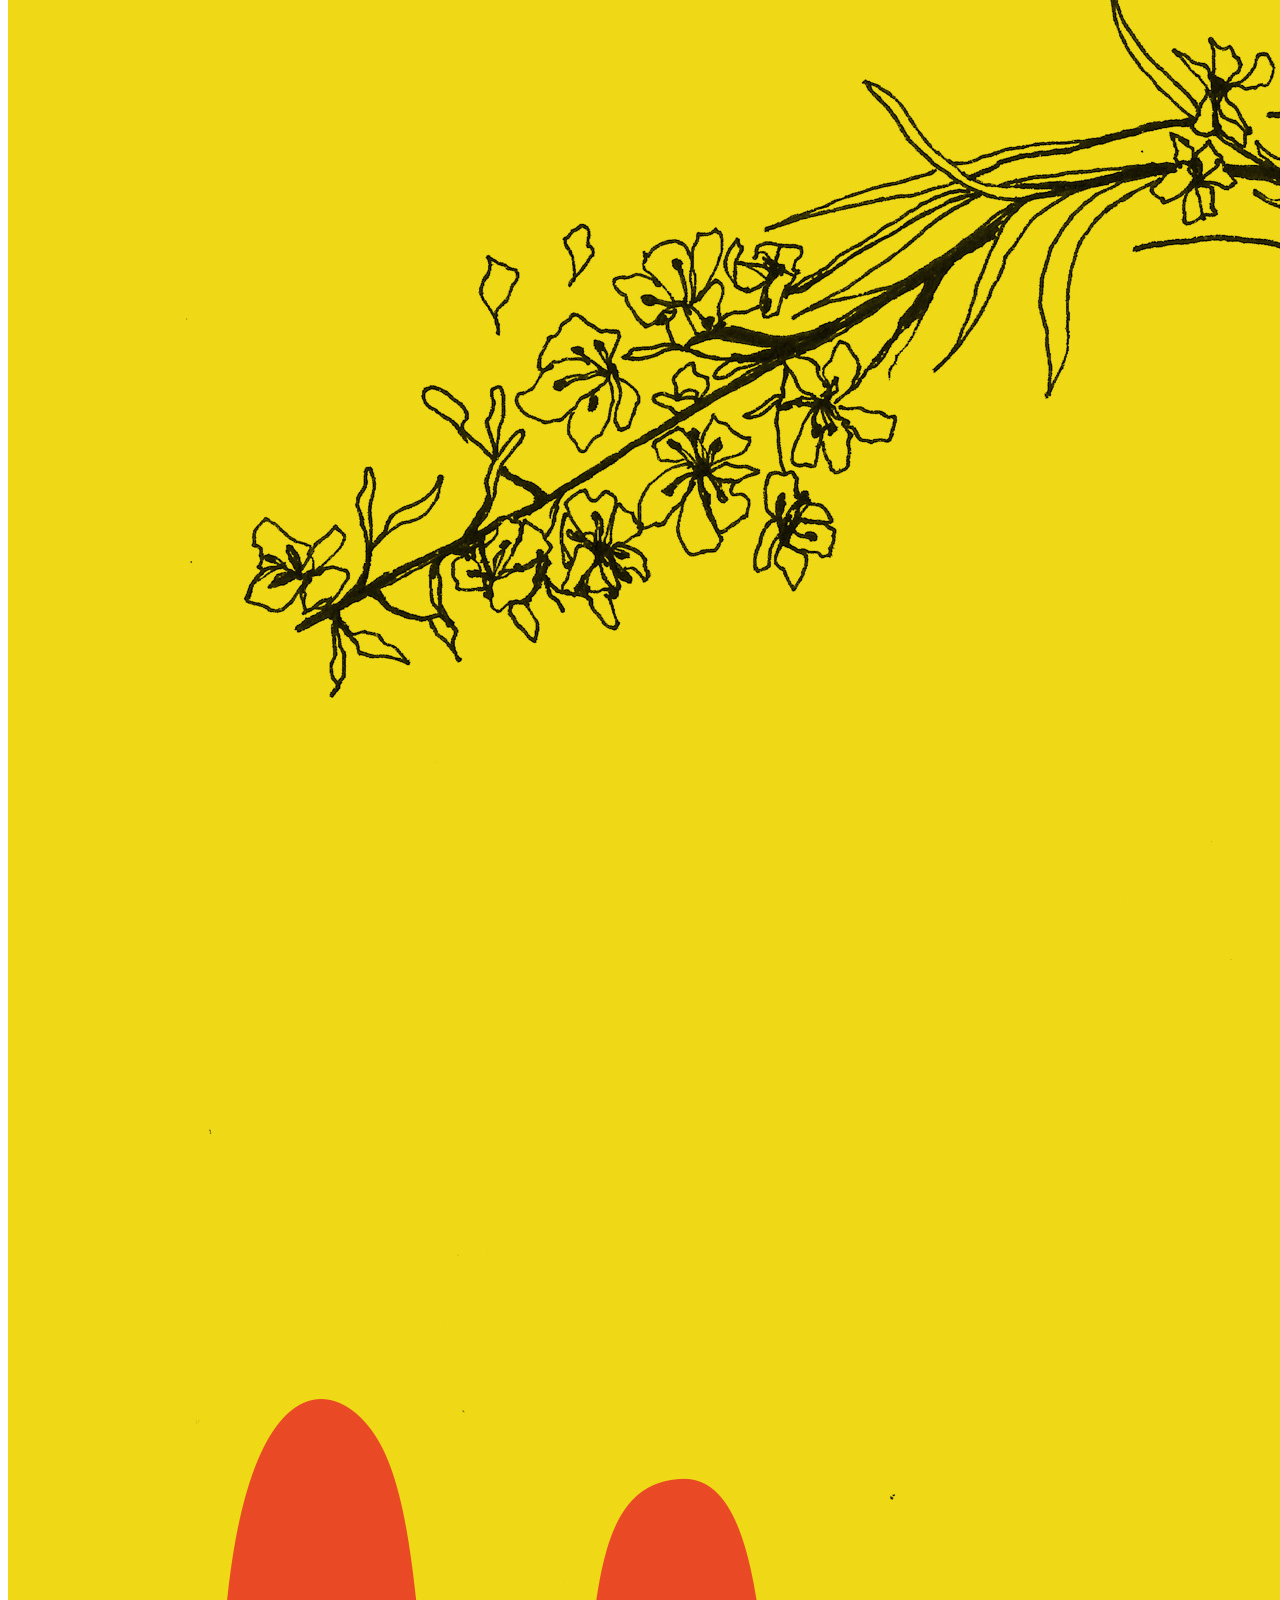
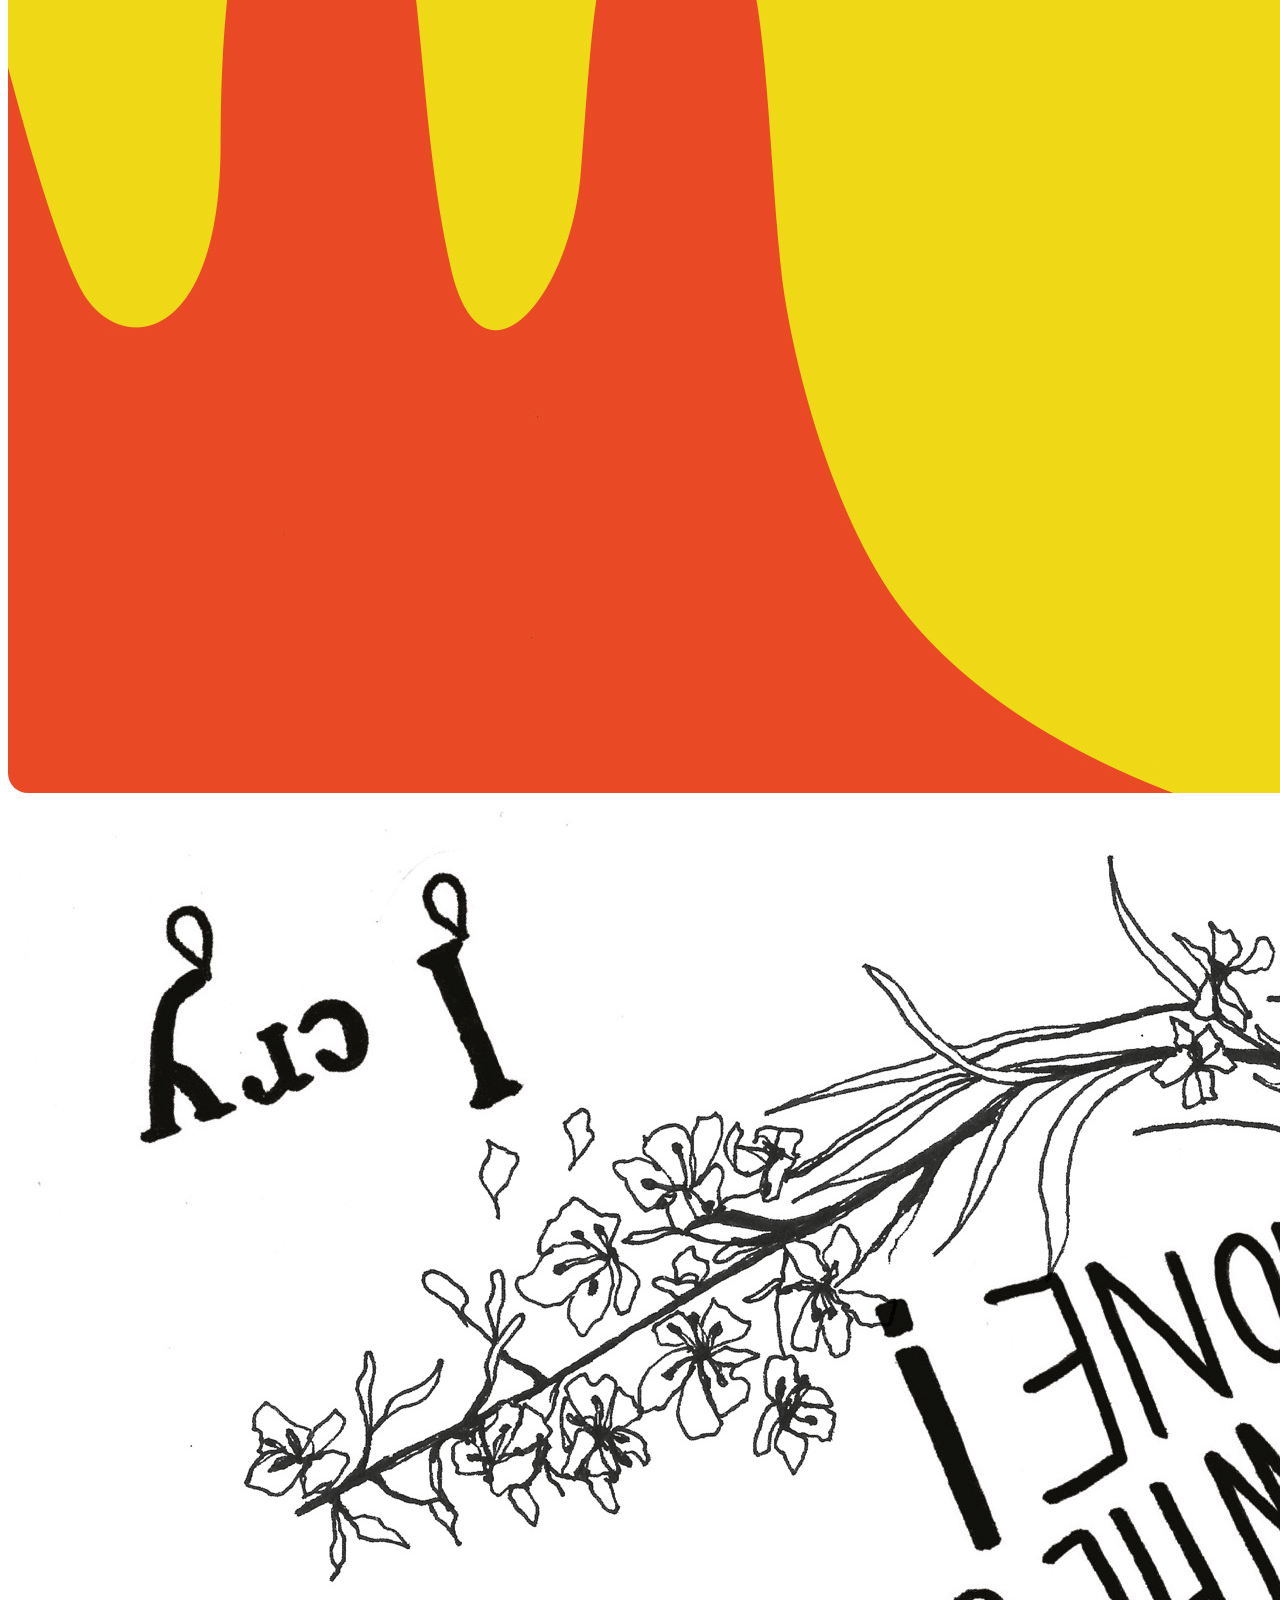
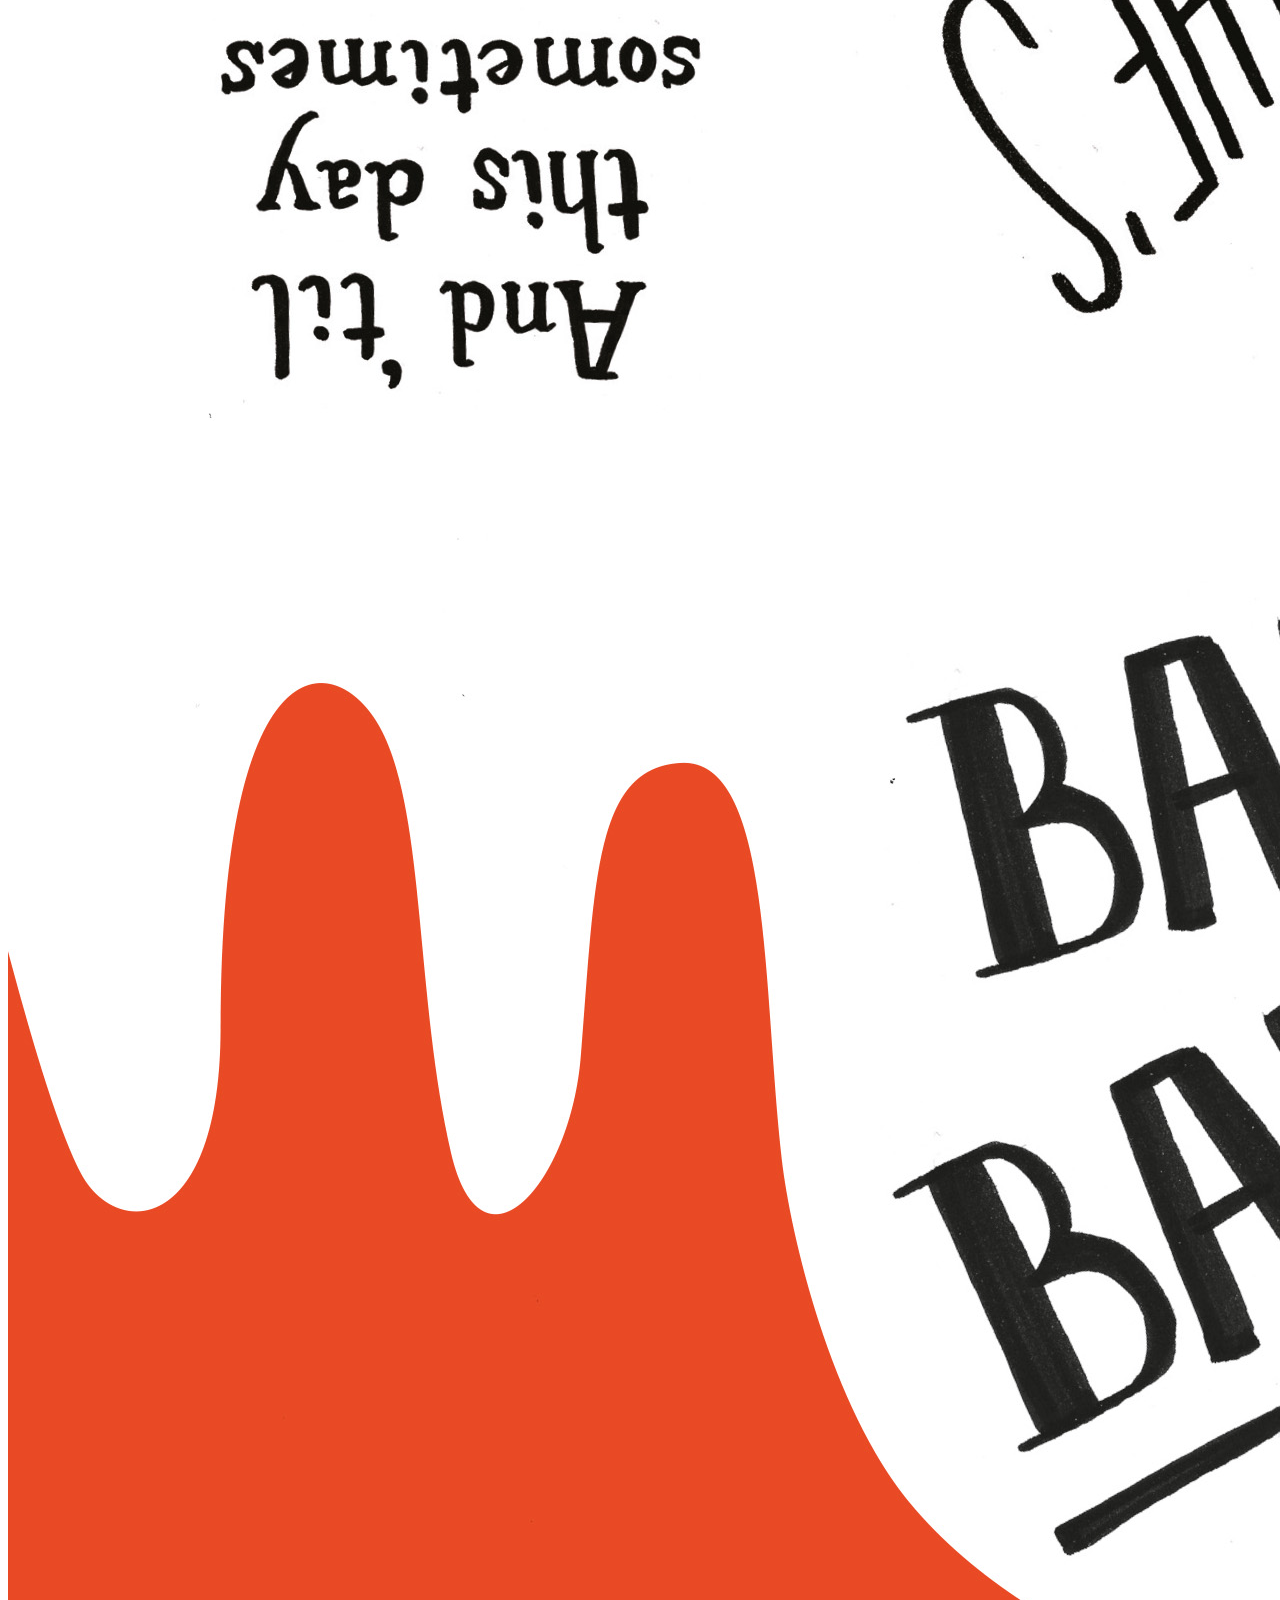
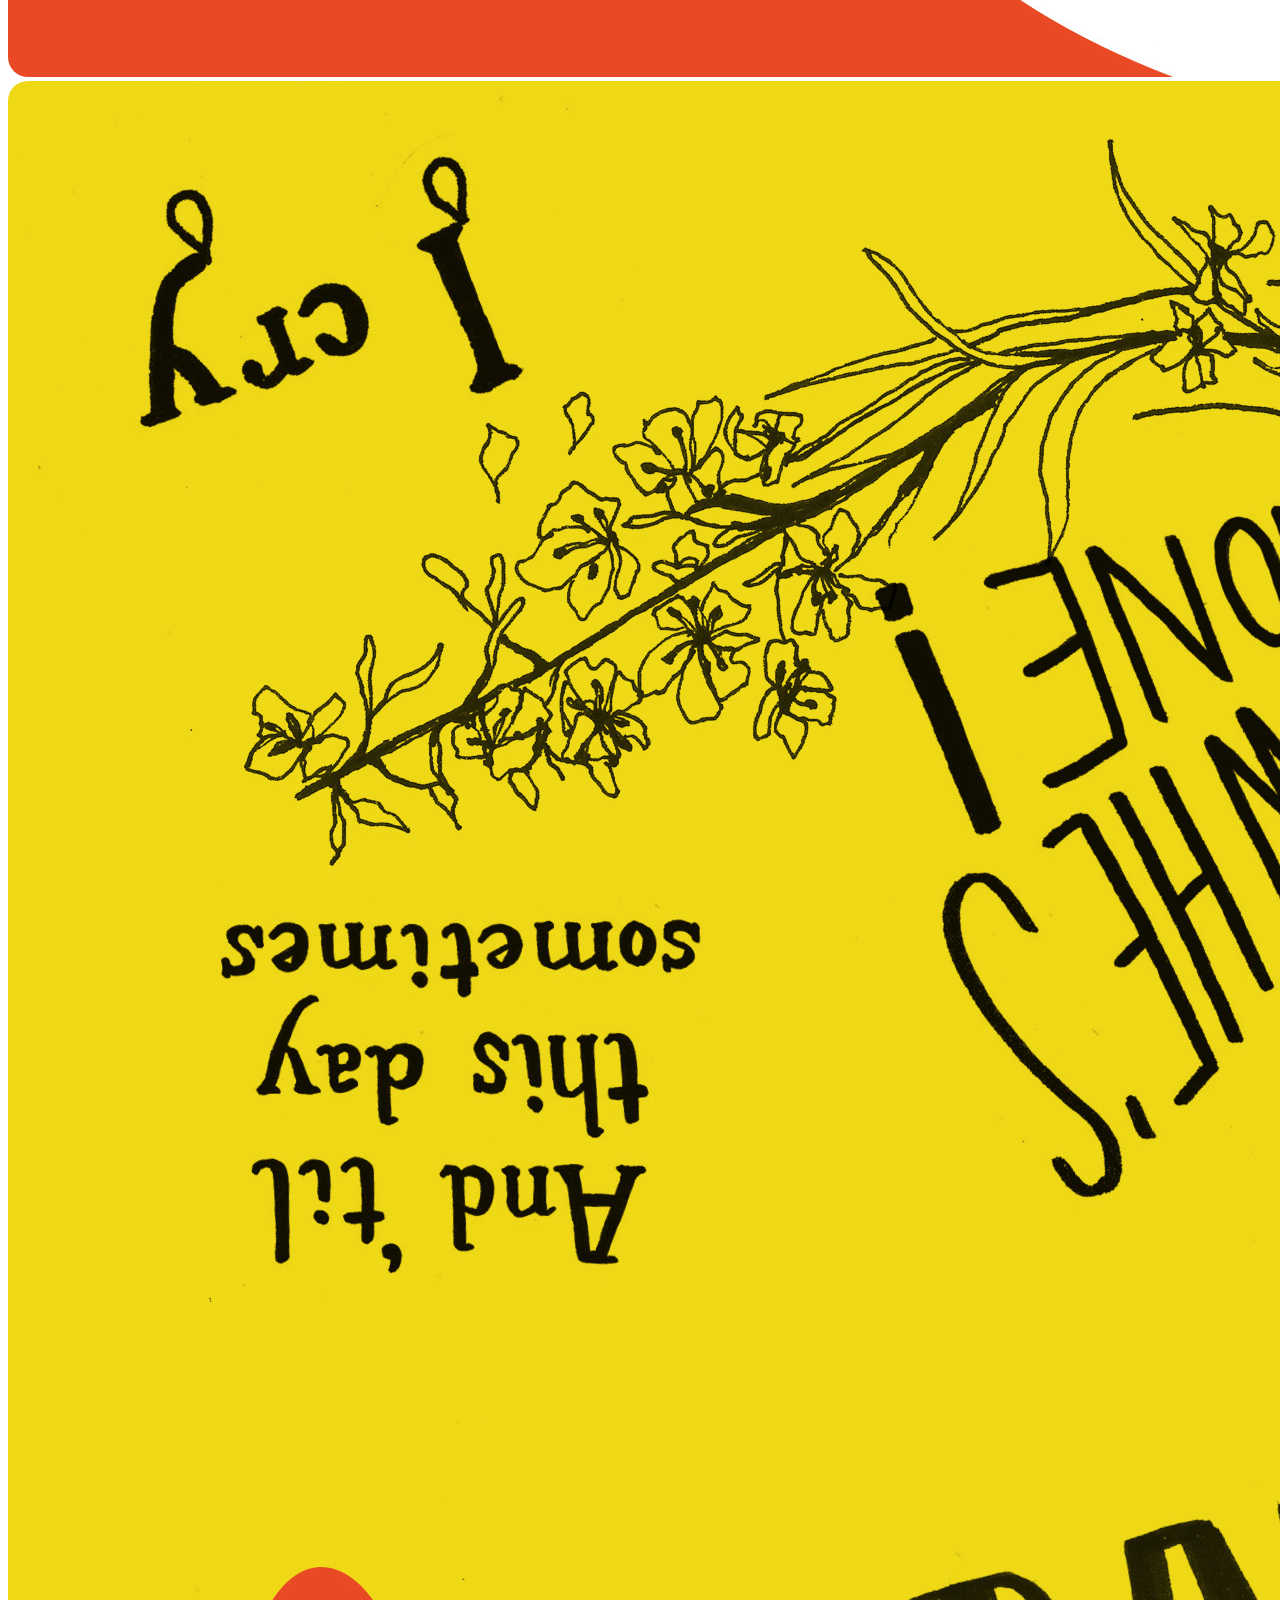
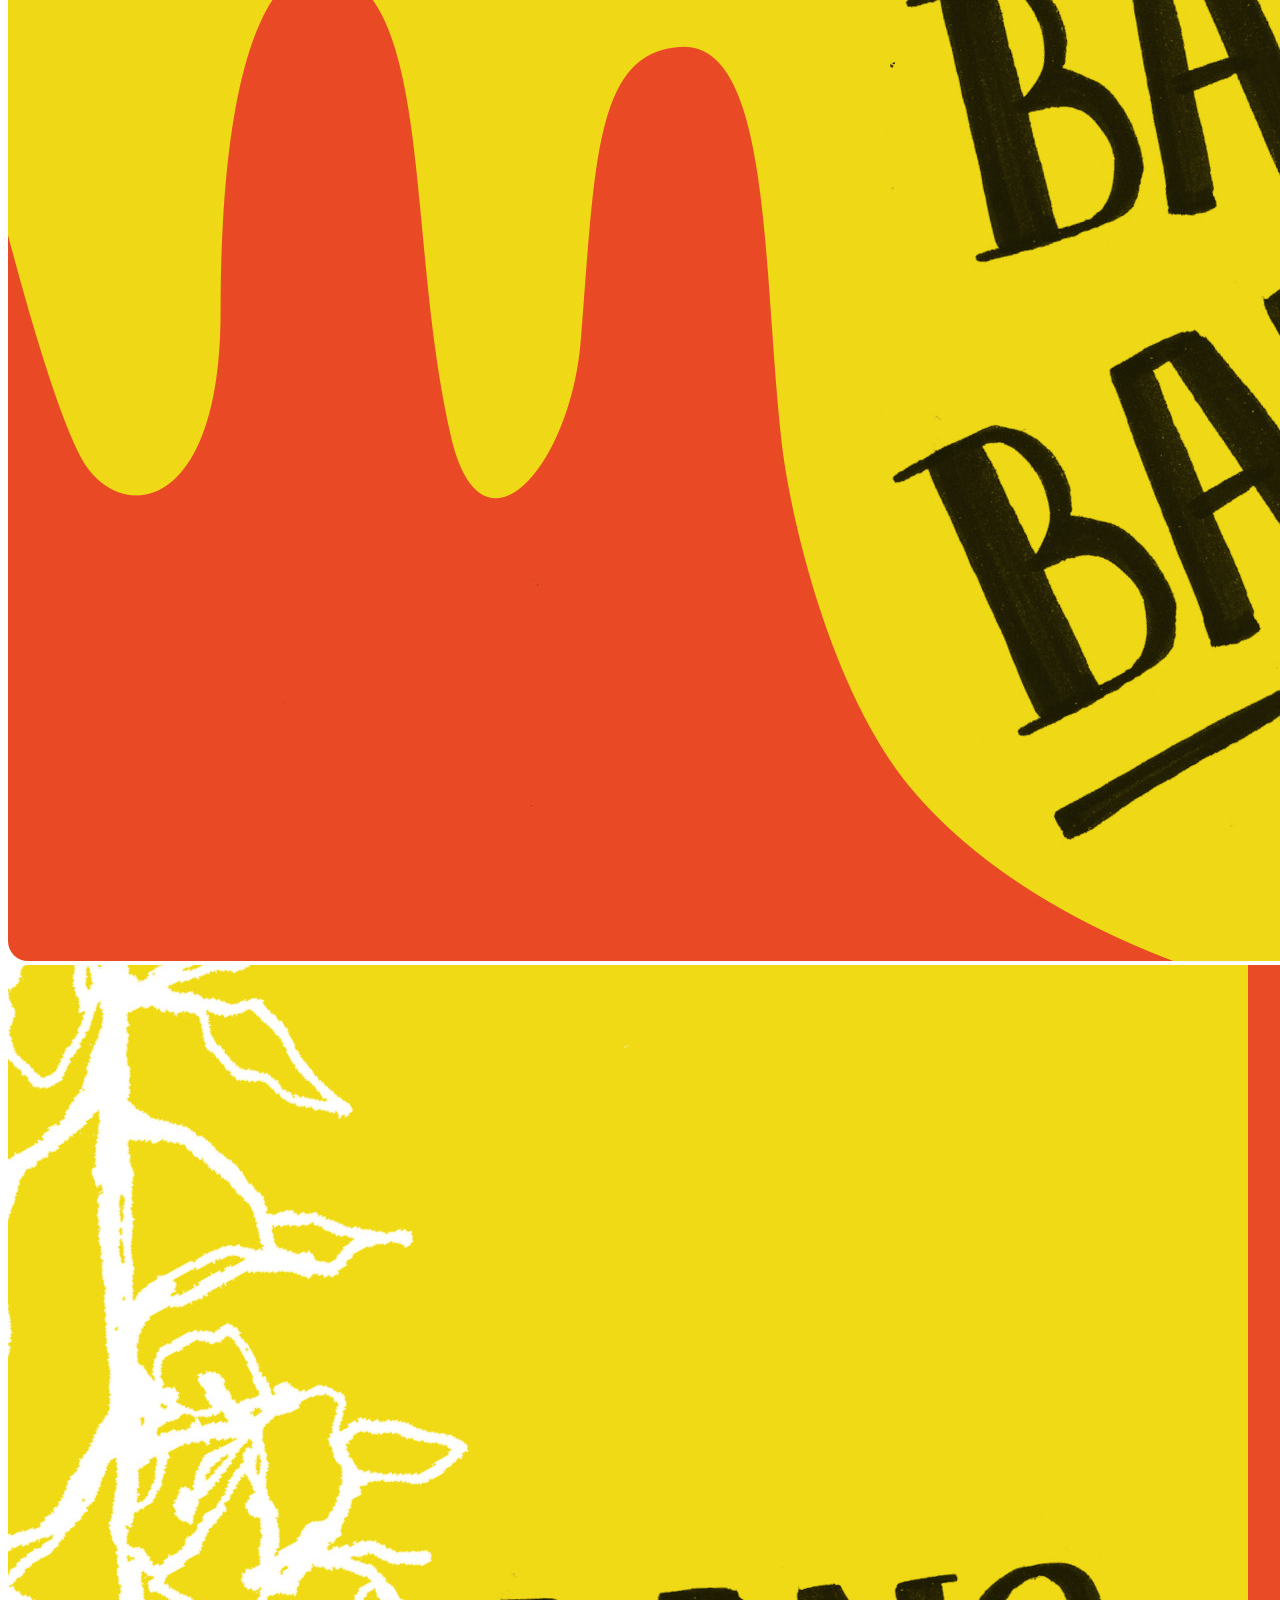
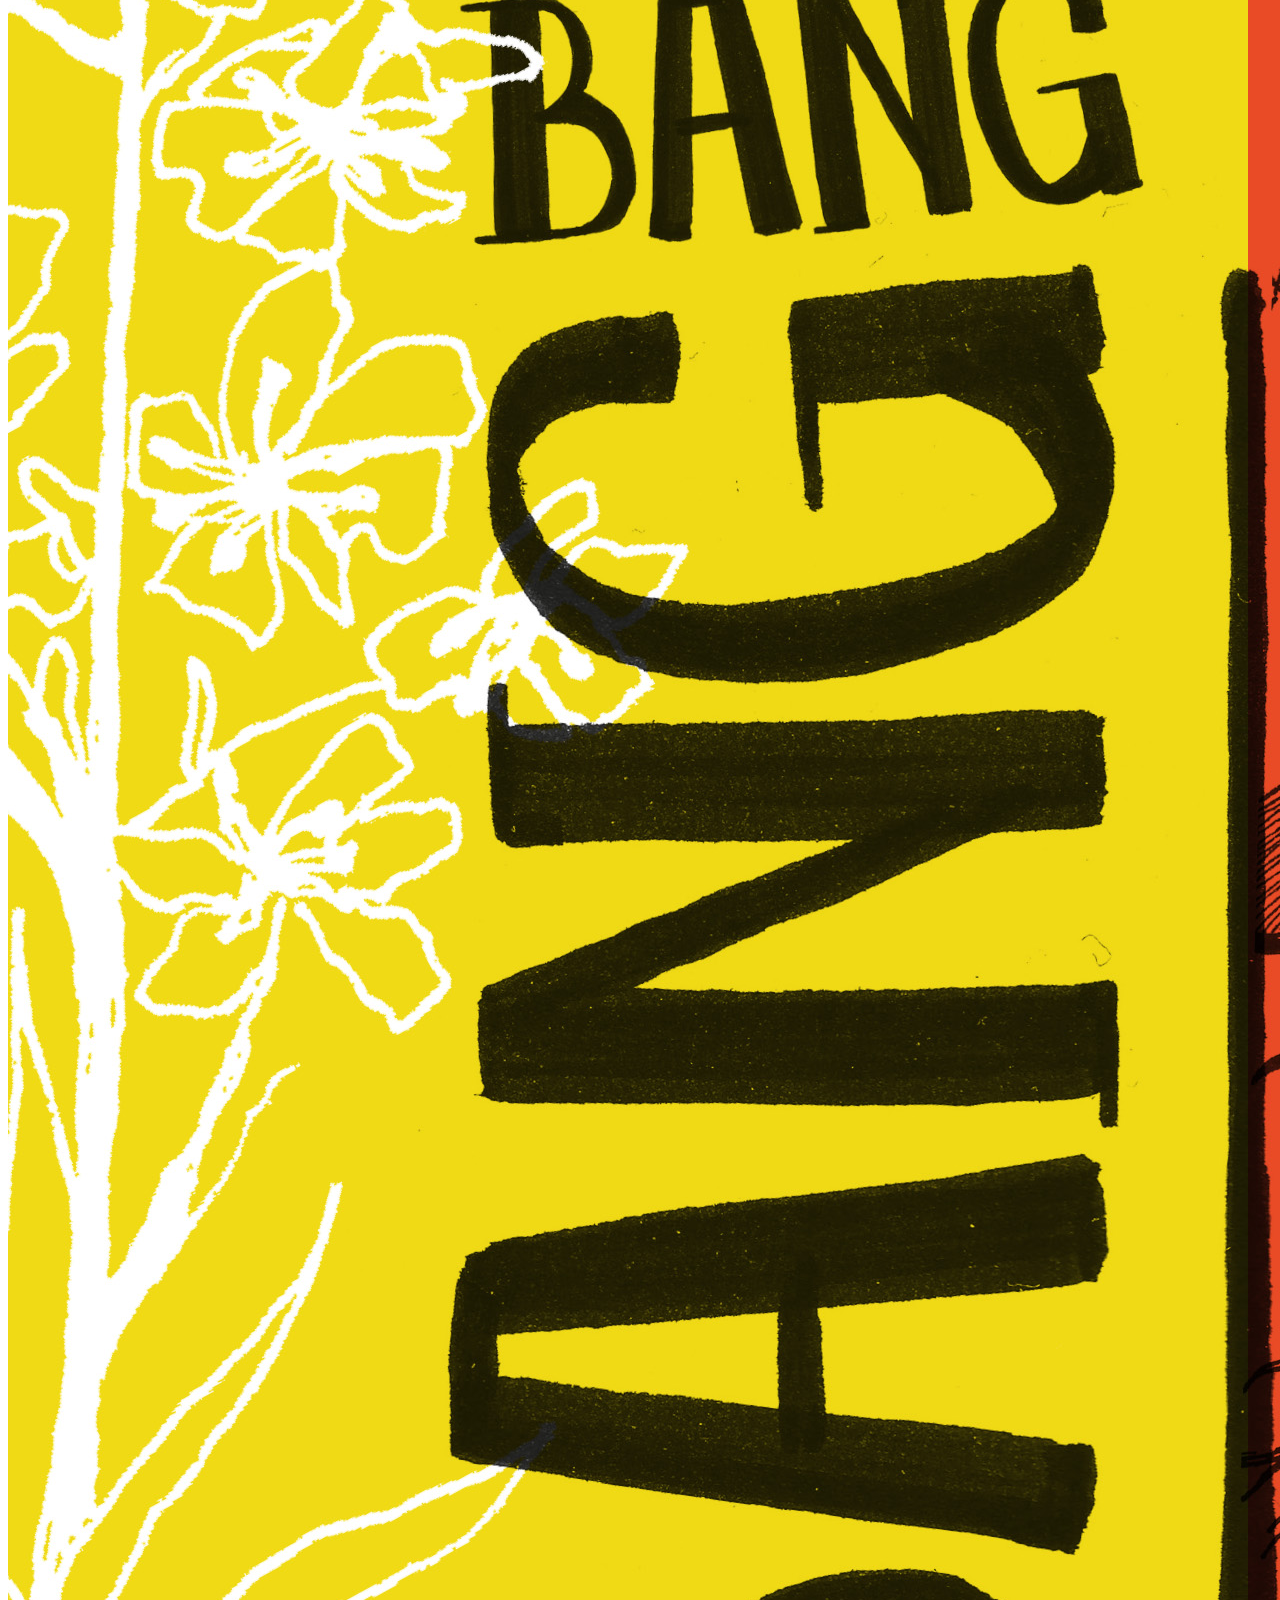
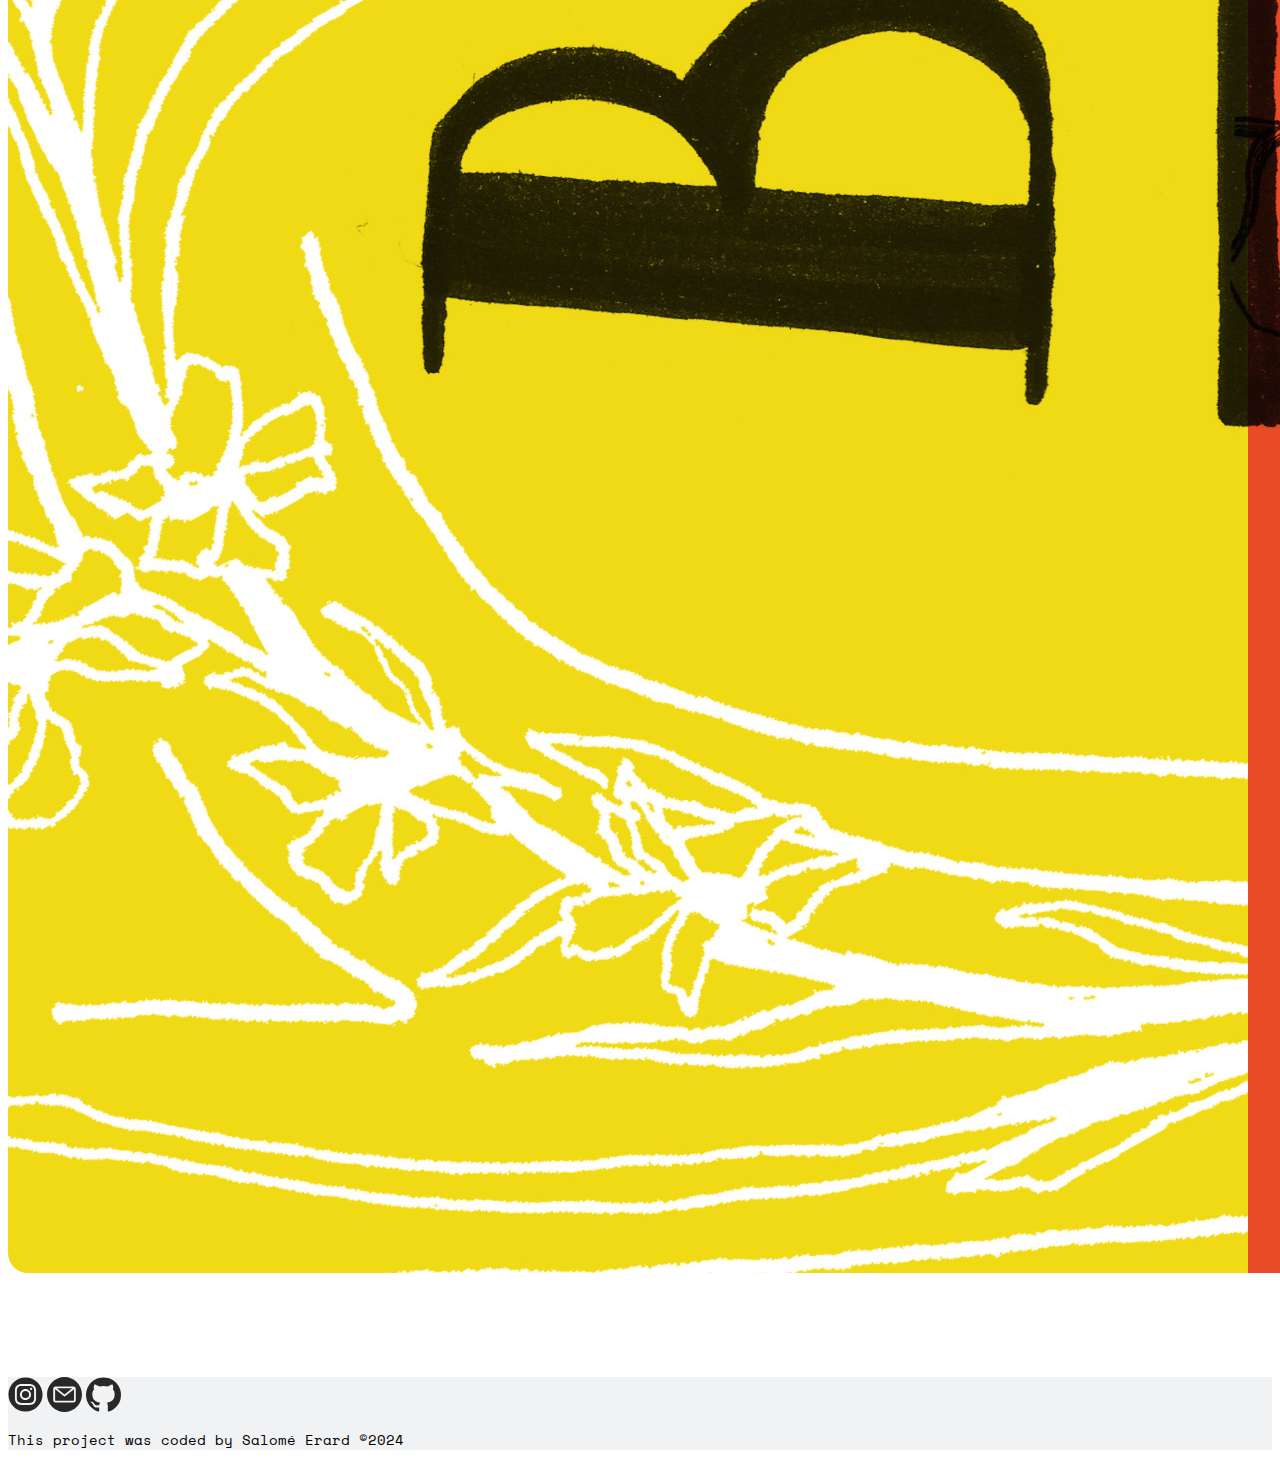
<file: bang.html>
<!DOCTYPE html>
<html lang="en">
  <head>
    <meta
      name="description"
      content="Bang bang is a Freelance Contest Project realised in 2020"
    />
    <meta charset="UTF-8" />
    <meta name="viewport" content="width=device-width, initial-scale=1.0" />
    <meta charset="UTF-8" />
    <meta name="viewport" content="width=device-width, initial-scale=1.0" />
    <link rel="shortcut icon" href="images/favicon.png" type="image/x-icon" />
    <link
      href="https://cdn.jsdelivr.net/npm/bootstrap@5.0.2/dist/css/bootstrap.min.css"
      rel="stylesheet"
      integrity="sha384-EVSTQN3/azprG1Anm3QDgpJLIm9Nao0Yz1ztcQTwFspd3yD65VohhpuuCOmLASjC"
      crossorigin="anonymous"
    />
    <link rel="preconnect" href="https://fonts.googleapis.com" />
    <link rel="preconnect" href="https://fonts.gstatic.com" crossorigin />
    <link
      href="https://fonts.googleapis.com/css2?family=Space+Grotesk:wght@300..700&display=swap"
      rel="stylesheet"
    />
    <link rel="preconnect" href="https://fonts.googleapis.com" />
    <link rel="preconnect" href="https://fonts.gstatic.com" crossorigin />
    <link
      href="https://fonts.googleapis.com/css2?family=Micro+5&family=Space+Grotesk:wght@300..700&display=swap"
      rel="stylesheet"
    />
    <link
      rel="stylesheet"
      href="https://fonts.googleapis.com/css2?family=Material+Symbols+Rounded:opsz,wght,FILL,GRAD@24,400,0,0"
    />
    <link rel="preconnect" href="https://fonts.googleapis.com" />
    <link rel="preconnect" href="https://fonts.gstatic.com" crossorigin />
    <link
      href="https://fonts.googleapis.com/css2?family=Space+Mono:ital,wght@0,400;0,700;1,400;1,700&display=swap"
      rel="stylesheet"
    />
    <link rel="stylesheet" href="styles/style.css" />
    <title>Bang Bang — Salomé Erard</title>
  </head>
  <body>
    <header>
      <div class="mt-5 fixed-top">
        <div class="d-flex justify-content-between container align-middle">
          <a href="/#projects" title="Homepage">
            <img
              class="logo-homepage"
              src="images/favicon.png"
              alt="logo-homepage"
            />
          </a>
          <a href="/about.html" title="About me"><button>About</button></a>
          <a href="/contact.html" title="Contact me">
            <button>Contact</button>
          </a>
        </div>
      </div>
    </header>
    <section class="work">
      <div class="container">
        <div class="row mb-5">
          <div class="col-lg-3 social-media">
            <h6 class="mt-2">
              Shecodes Project <br />
              ©Salomé Erard <br />
              ©2023
            </h6>
          </div>
          <div class="col-lg-9 work-description">
            <h3>Bang Bang</h3>
            <p>
              Lorem ipsum dolor sit, amet consectetur adipisicing elit.
              Accusamus, minus ratione laboriosam autem quas unde fugit esse
              dolor dolore repudiandae fugiat consectetur dicta architecto at
              vel id ducimus tempora possimus? Lorem, ipsum dolor sit amet
              consectetur adipisicing elit. Nemo laboriosam error pariatur non
              provident, quia repudiandae cupiditate! Vero sunt repudiandae
              pariatur molestiae debitis fugiat nemo, itaque sint eaque expedita
              delectus?
            </p>
          </div>
        </div>
        <div class="row">
          <div class="col-lg-6">
            <img
              src="/images/bangbang/Bang Bang_VS_ohnetxt-ohneH copie.jpg"
              alt="Bang Bang — Project"
              class="work-image img-fluid border mb-4"
            />
          </div>
          <div class="col-lg-6">
            <img
              src="/images/bangbang/Bang Bang_VS_ohnetext.jpg"
              alt="Bang Bang — Project"
              class="work-image img-fluid mb-4"
            />
          </div>
        </div>
        <div class="row">
          <div class="col-lg-6">
            <img
              src="/images/bangbang/Bang Bang_VS_ohneHintergrund.jpg"
              alt="Bang Bang — Project"
              class="work-image img-fluid border mb-4"
            />
          </div>
          <div class="col-lg-6">
            <img
              src="/images/bangbang/Bang Bang_VS copie.jpg"
              alt="Bang Bang — Project"
              class="work-image img-fluid mb-4"
            />
          </div>
        </div>
        <div class="row">
          <div class="col-lg">
            <img
              src="/images/bangbang/Bang Bang_RS.jpg"
              alt="Bang Bang Cover— Project"
              class="work-image img-fluid border mb-4"
            />
          </div>
        </div>
      </div>
    </section>
    <footer>
      <div class="text-center">
        <a
          href="https://www.instagram.com/salomerard/?hl=fr"
          title="Instagram"
          target="_blank"
          ><img
            src="images/icons/instagram.svg"
            alt="instagram-icon"
            width="35"
            class="social-media-footer mt-5 ms-2 me-2"
        /></a>
        <a
          href="mailto:salomerard@gmail.com"
          title="Email Address"
          target="_blank"
          ><img
            src="images/icons/email (1) 2.svg"
            alt="email-icon"
            width="35"
            class="social-media-footer mt-5 ms-2 me-2"
        /></a>
        <a
          href="https://github.com/salomeIsCoding"
          title="Github"
          target="_blank"
          ><img
            src="images/icons/github-logo-footer.svg"
            alt="github-icon"
            width="35"
            class="social-media-footer mt-5 ms-2 me-2"
        /></a>
      </div>
      <p class="p-5 text-center text-dark">
        This project was coded by Salomé Erard ©2024
      </p>
    </footer>
  </body>
</html>
</file>
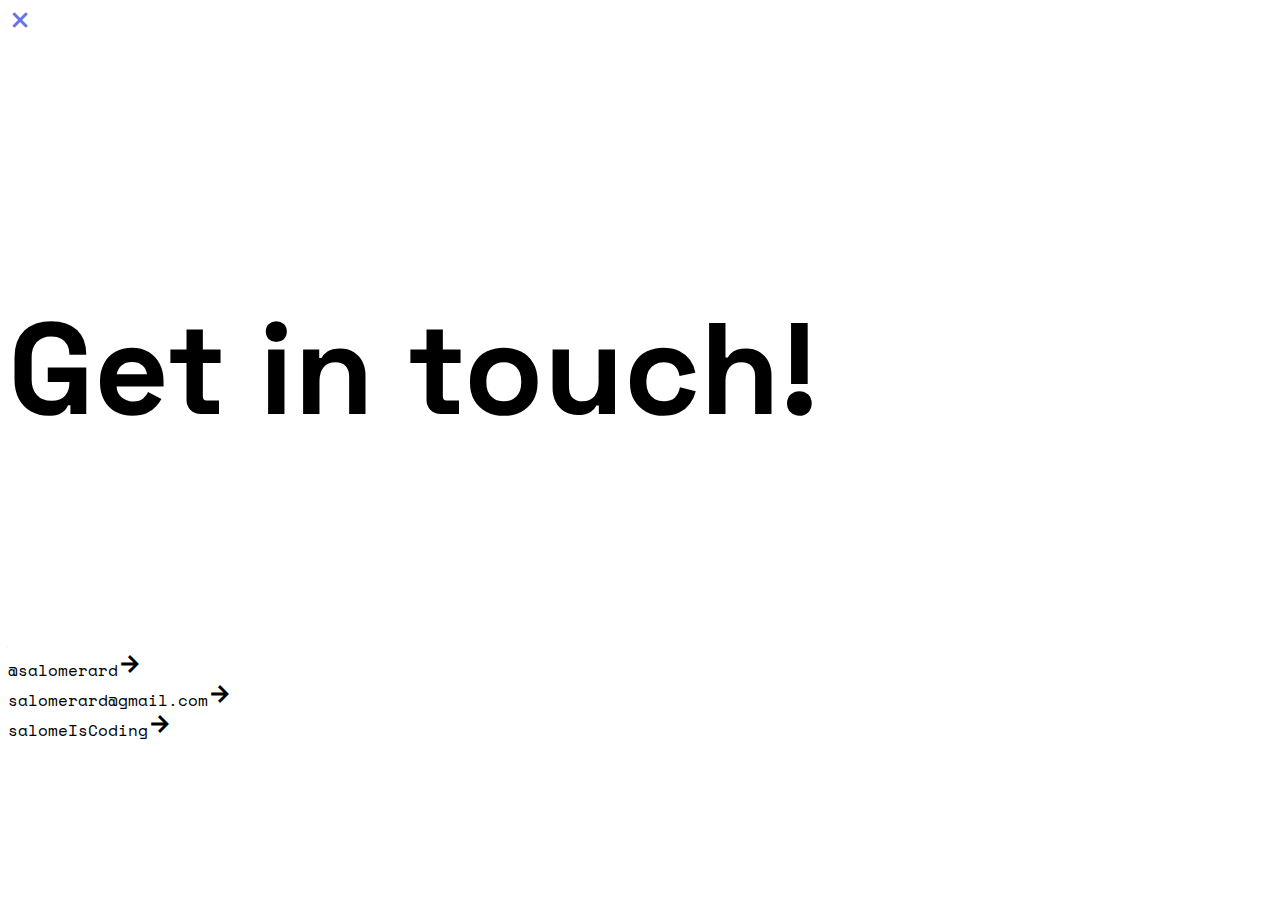
<file: contact.html>
<!DOCTYPE html>
<html lang="en">
  <head>
    <meta
      name="description"
      content="Here you can contact Salomé Erard on following links"
    />
    <meta charset="UTF-8" />
    <meta name="viewport" content="width=device-width, initial-scale=1.0" />
    <link rel="shortcut icon" href="images/favicon.png" type="image/x-icon" />
    <link
      href="https://cdn.jsdelivr.net/npm/bootstrap@5.0.2/dist/css/bootstrap.min.css"
      rel="stylesheet"
      integrity="sha384-EVSTQN3/azprG1Anm3QDgpJLIm9Nao0Yz1ztcQTwFspd3yD65VohhpuuCOmLASjC"
      crossorigin="anonymous"
    />
    <link rel="preconnect" href="https://fonts.googleapis.com" />
    <link rel="preconnect" href="https://fonts.gstatic.com" crossorigin />
    <link
      href="https://fonts.googleapis.com/css2?family=Space+Grotesk:wght@300..700&display=swap"
      rel="stylesheet"
    />
    <link rel="preconnect" href="https://fonts.googleapis.com" />
    <link rel="preconnect" href="https://fonts.gstatic.com" crossorigin />
    <link
      href="https://fonts.googleapis.com/css2?family=Micro+5&family=Space+Grotesk:wght@300..700&display=swap"
      rel="stylesheet"
    />
    <link
      rel="stylesheet"
      href="https://fonts.googleapis.com/css2?family=Material+Symbols+Rounded:opsz,wght,FILL,GRAD@24,400,0,0"
    />
    <link rel="preconnect" href="https://fonts.googleapis.com" />
    <link rel="preconnect" href="https://fonts.gstatic.com" crossorigin />
    <link
      href="https://fonts.googleapis.com/css2?family=Space+Mono:ital,wght@0,400;0,700;1,400;1,700&display=swap"
      rel="stylesheet"
    />
    <link
      rel="stylesheet"
      href="https://fonts.googleapis.com/css2?family=Material+Symbols+Outlined:opsz,wght,FILL,GRAD@20..48,100..700,0..1,-50..200"
    />

    <link rel="stylesheet" href="styles/style.css" />
    <title>Contact — Salomé Erard</title>
  </head>
  <body>
    <div class="mt-5 me-5 d-flex justify-content-end" id="close">
      <a href="/" title="Close">
        <span class="material-symbols-outlined fs-1 text" id="symbol-close">
          close
        </span>
      </a>
    </div>
    <div class="container contact-container">
      <div class="row">
        <div class="col-lg">
          <h1 class="mb-5" id="headline-contact">Get in touch!</h1>
        </div>
      </div>
    </div>
    <div class="container">
      <div class="row">
        <div class="col-lg-4">
          <a
            href="https://www.instagram.com/salomerard/?hl=fr"
            title="Instagram profile"
            class="contact-links"
            target="_blank"
            >@salomerard<span
              class="material-symbols-outlined align-middle ms-2"
            >
              arrow_forward
            </span></a
          >
        </div>
        <div class="col-lg-4">
          <a
            href="mailto:salomerard@gmail.com"
            class="contact-links"
            title="Email"
            target="_blank"
            >salomerard@gmail.com<span
              class="material-symbols-outlined align-middle ms-2"
            >
              arrow_forward
            </span></a
          >
        </div>
        <div class="col-lg-4">
          <a
            href="https://github.com/salomeIsCoding"
            title="Github profile"
            class="contact-links"
            target="_blank"
            >salomeIsCoding<span
              class="material-symbols-outlined align-middle ms-2"
            >
              arrow_forward
            </span></a
          >
        </div>
      </div>
    </div>
  </body>
</html>
</file>
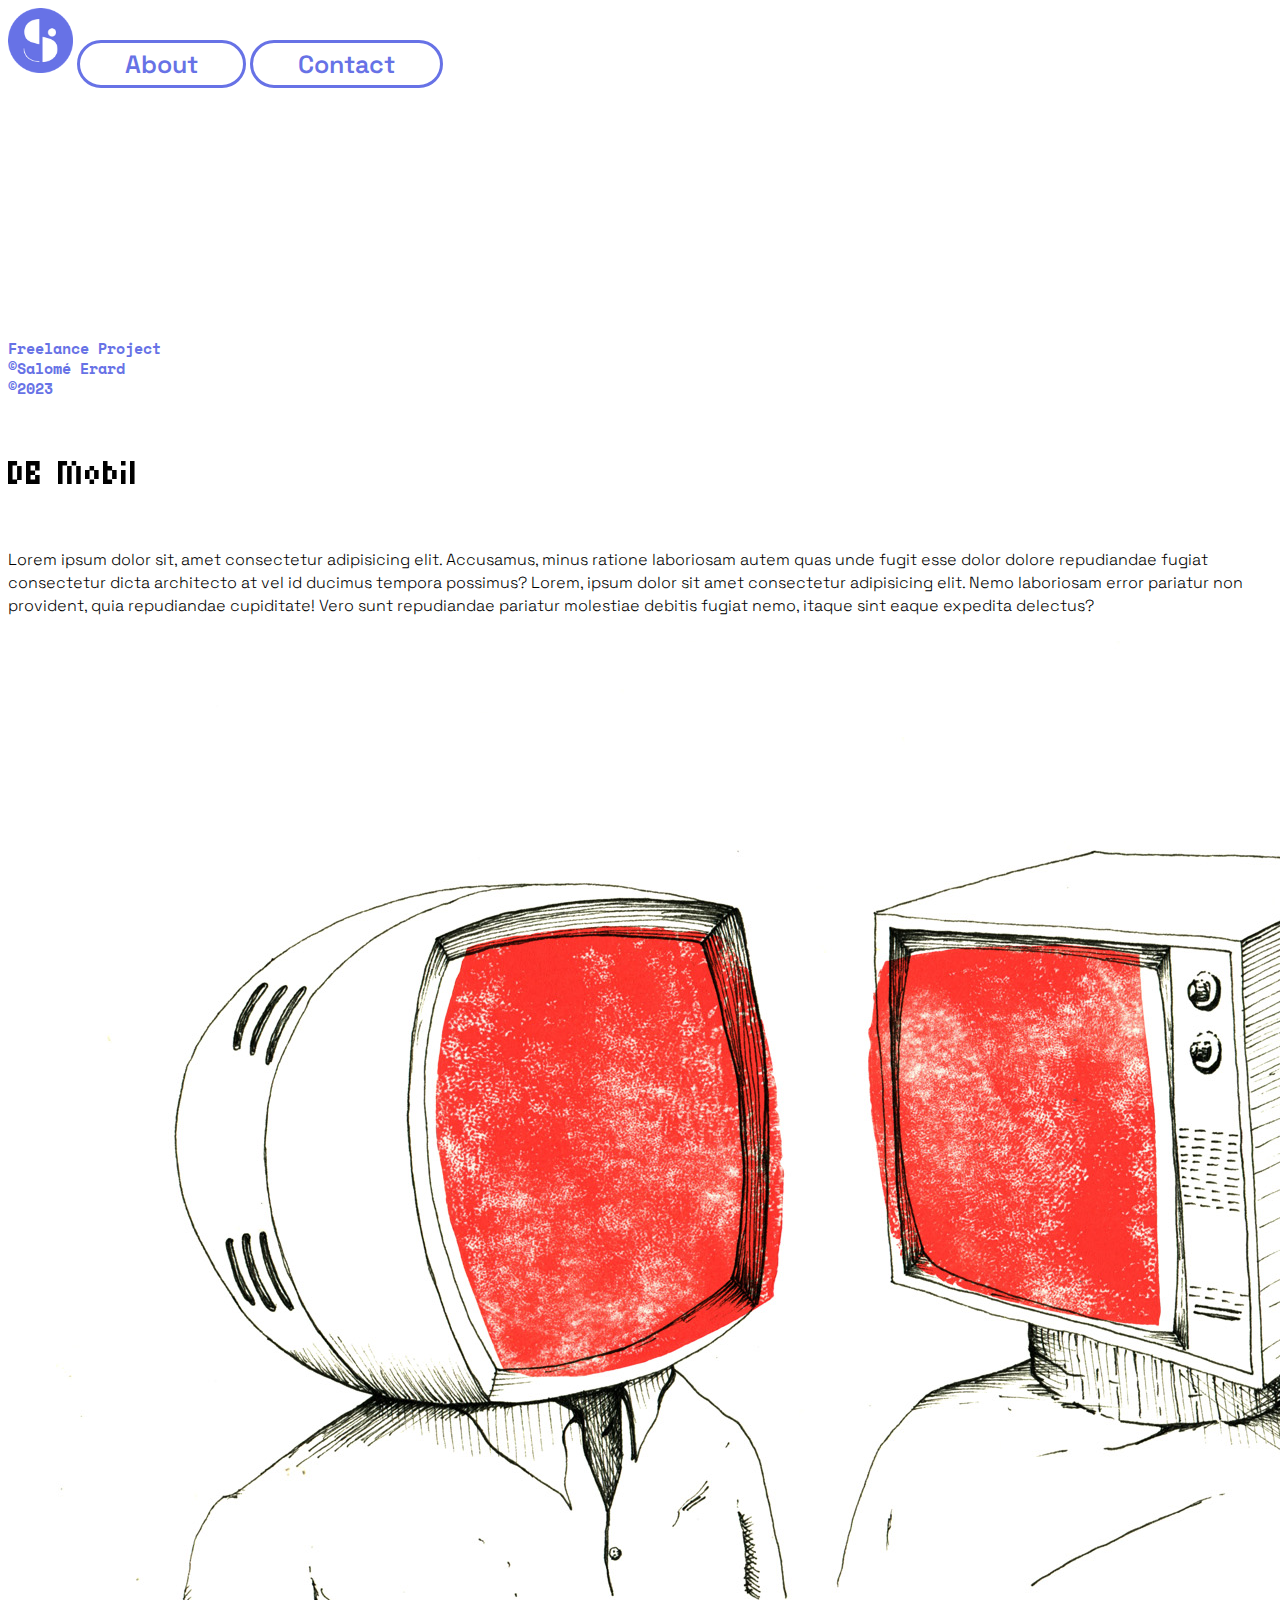
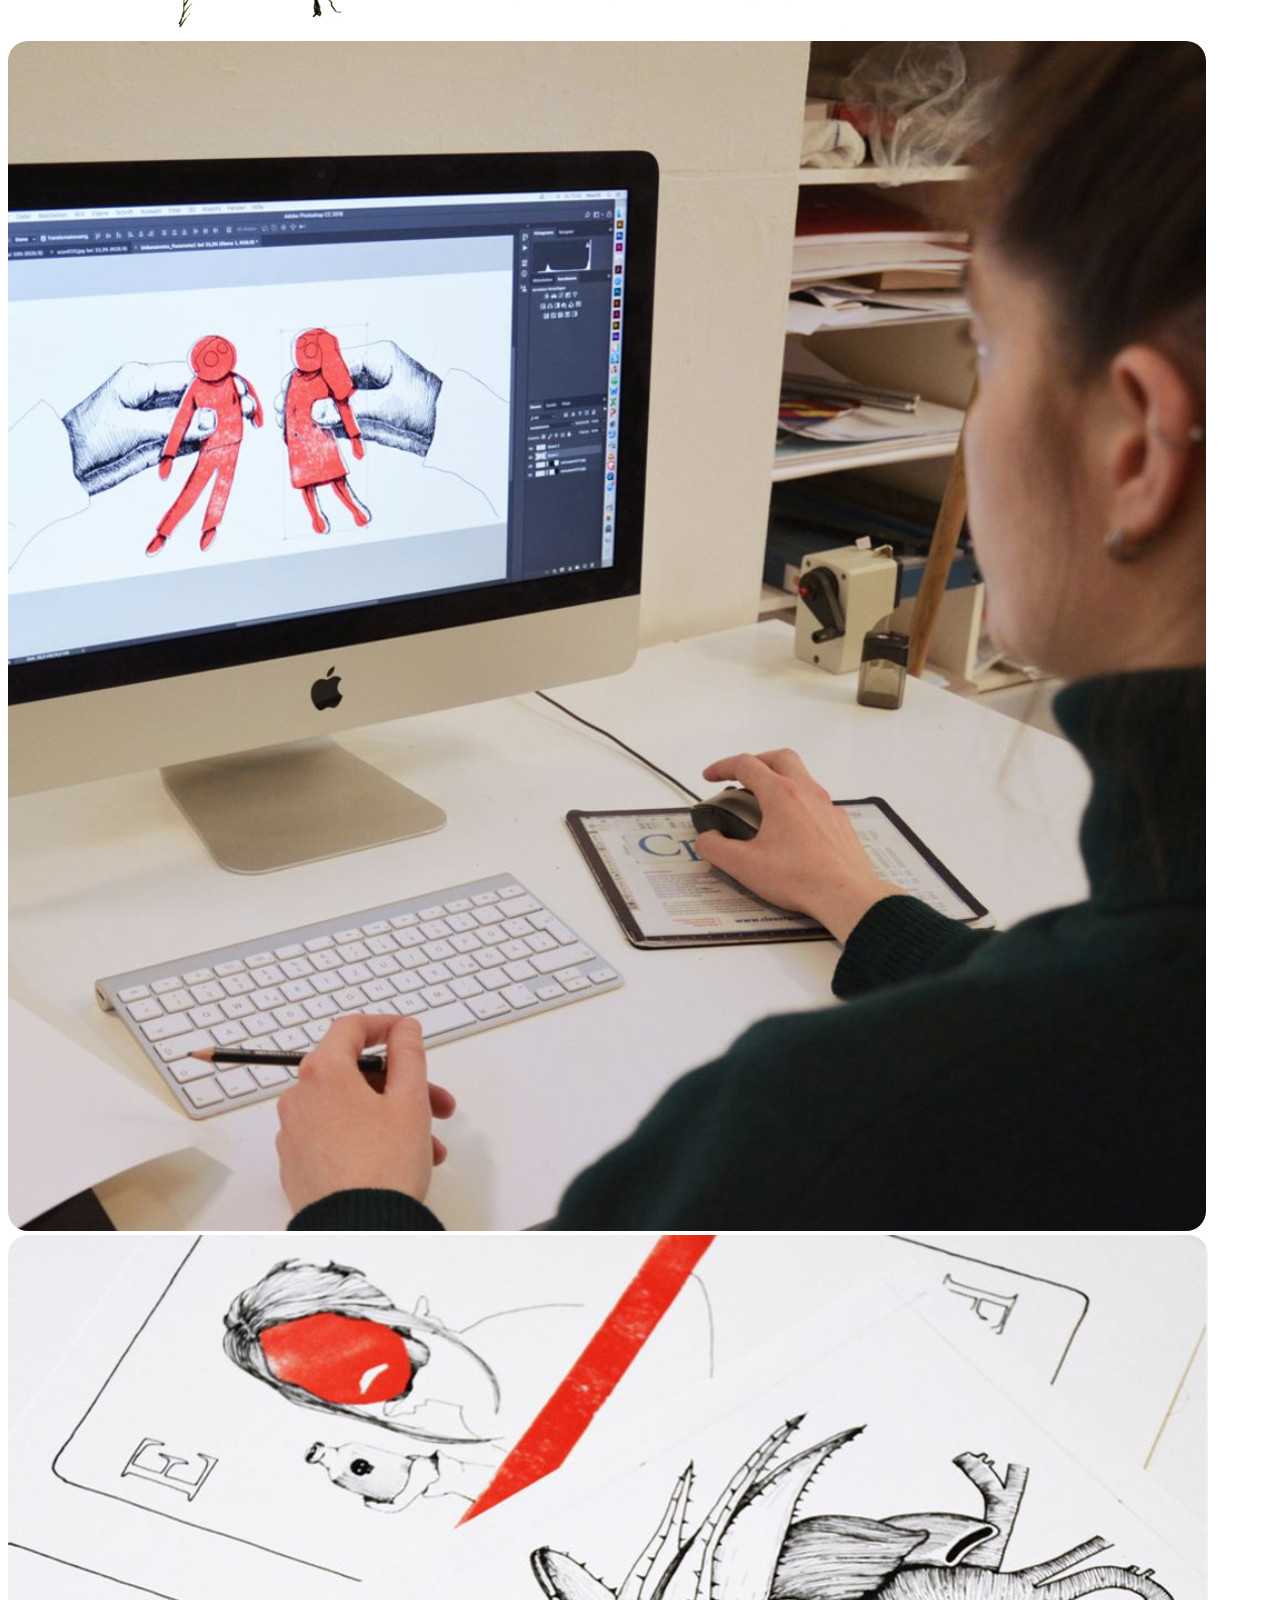
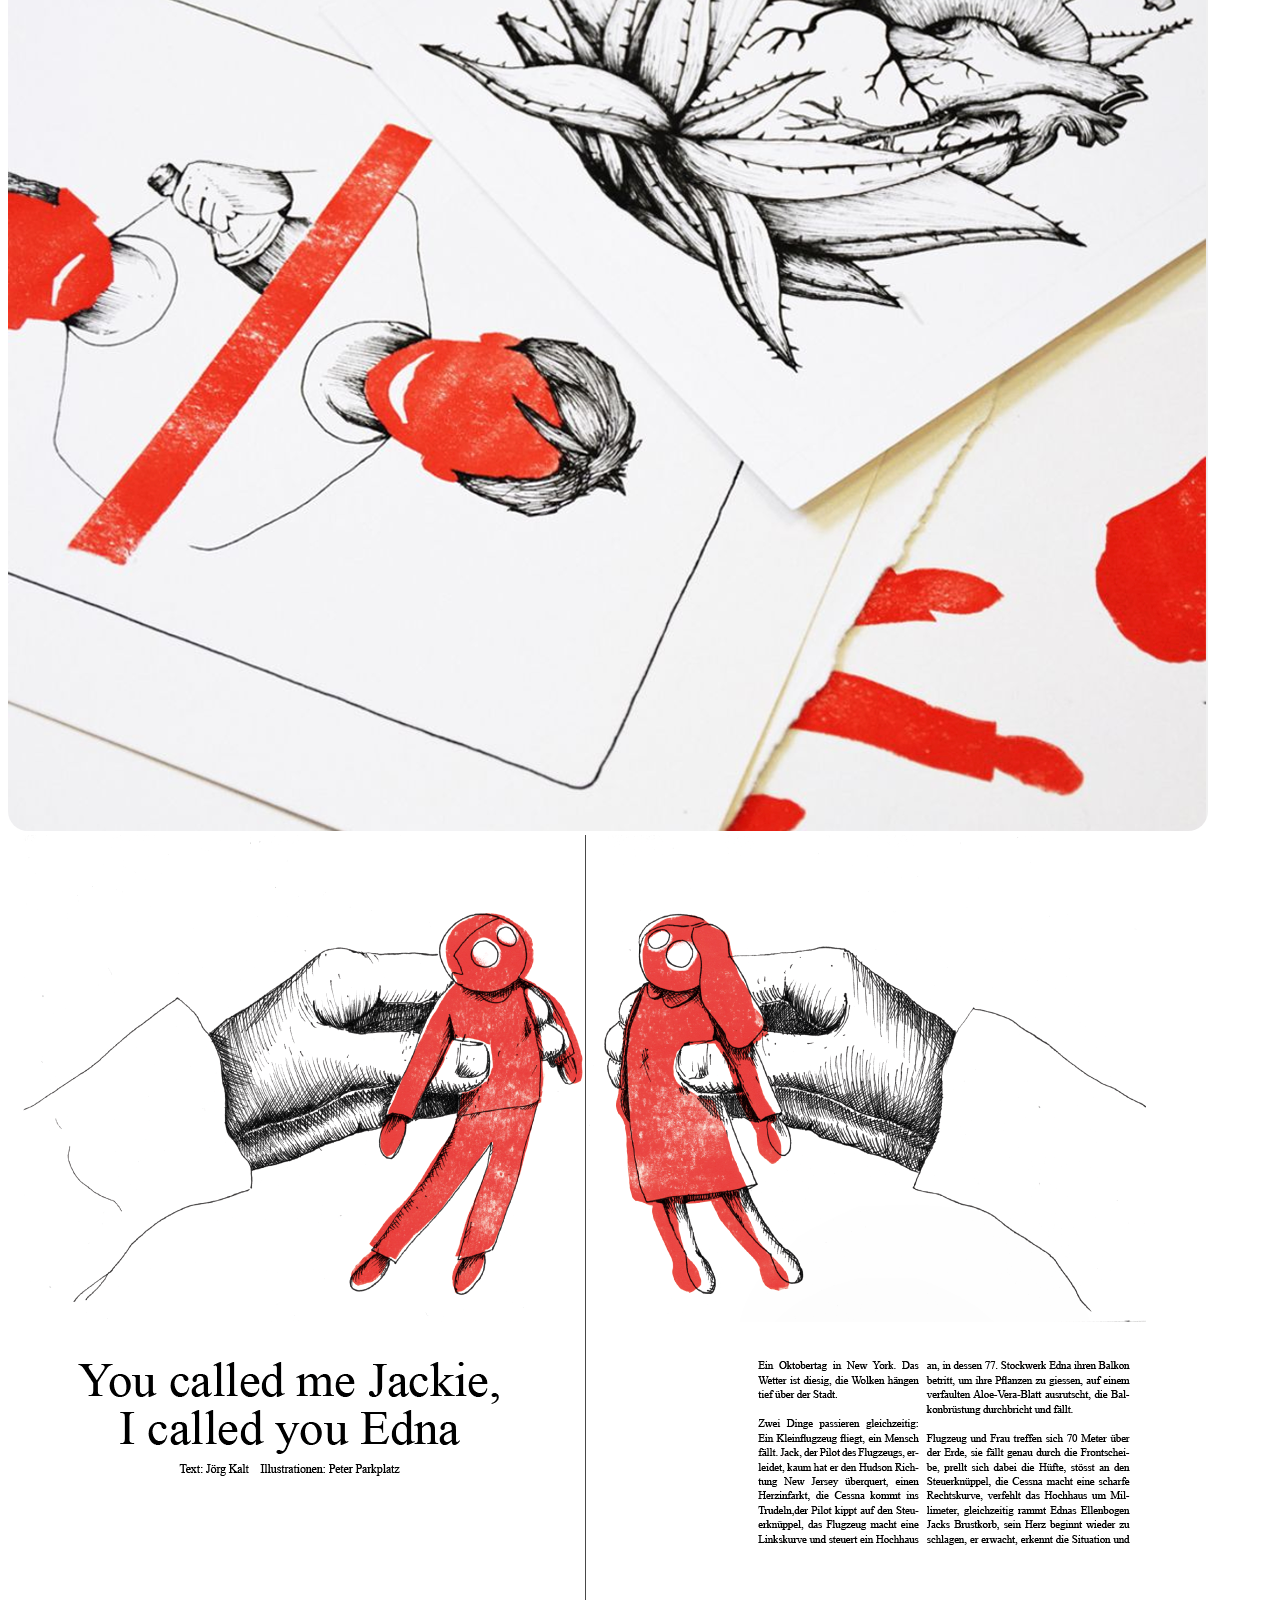
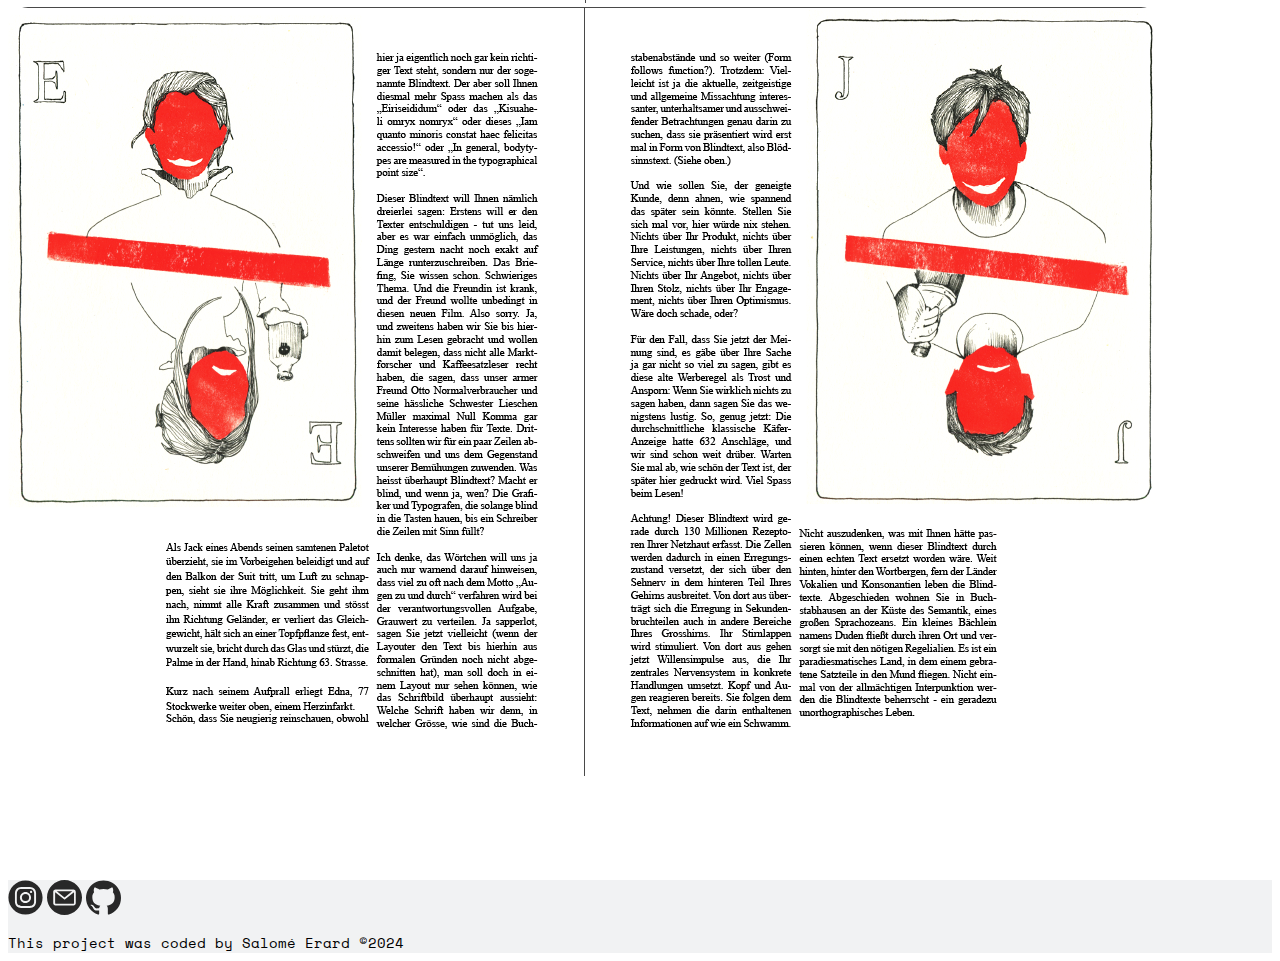
<file: db.html>
<!DOCTYPE html>
<html lang="en">
  <head>
    <meta
      name="description"
      content="DB Mobile is a school project for Editorial Illustration"
    />
    <meta charset="UTF-8" />
    <meta name="viewport" content="width=device-width, initial-scale=1.0" />
    <meta charset="UTF-8" />
    <meta name="viewport" content="width=device-width, initial-scale=1.0" />
    <link rel="shortcut icon" href="images/favicon.png" type="image/x-icon" />
    <link
      href="https://cdn.jsdelivr.net/npm/bootstrap@5.0.2/dist/css/bootstrap.min.css"
      rel="stylesheet"
      integrity="sha384-EVSTQN3/azprG1Anm3QDgpJLIm9Nao0Yz1ztcQTwFspd3yD65VohhpuuCOmLASjC"
      crossorigin="anonymous"
    />
    <link rel="preconnect" href="https://fonts.googleapis.com" />
    <link rel="preconnect" href="https://fonts.gstatic.com" crossorigin />
    <link
      href="https://fonts.googleapis.com/css2?family=Space+Grotesk:wght@300..700&display=swap"
      rel="stylesheet"
    />
    <link rel="preconnect" href="https://fonts.googleapis.com" />
    <link rel="preconnect" href="https://fonts.gstatic.com" crossorigin />
    <link
      href="https://fonts.googleapis.com/css2?family=Micro+5&family=Space+Grotesk:wght@300..700&display=swap"
      rel="stylesheet"
    />
    <link
      rel="stylesheet"
      href="https://fonts.googleapis.com/css2?family=Material+Symbols+Rounded:opsz,wght,FILL,GRAD@24,400,0,0"
    />
    <link rel="preconnect" href="https://fonts.googleapis.com" />
    <link rel="preconnect" href="https://fonts.gstatic.com" crossorigin />
    <link
      href="https://fonts.googleapis.com/css2?family=Space+Mono:ital,wght@0,400;0,700;1,400;1,700&display=swap"
      rel="stylesheet"
    />
    <link rel="stylesheet" href="styles/style.css" />
    <title>DB Mobil — Salomé Erard</title>
  </head>
  <body>
    <header>
      <div class="mt-5 fixed-top">
        <div class="d-flex justify-content-between container align-middle">
          <a href="/#projects" title="Homepage">
            <img
              class="logo-homepage"
              src="images/favicon.png"
              alt="logo-homepage"
            />
          </a>
          <a href="/about.html" title="About me"><button>About</button></a>
          <a href="/contact.html" title="Contact me">
            <button>Contact</button>
          </a>
        </div>
      </div>
    </header>
    <section class="work">
      <div class="container">
        <div class="row">
          <div class="col-lg-3 social-media">
            <h6 class="mt-2">
              Freelance Project <br />
              ©Salomé Erard <br />
              ©2023
            </h6>
          </div>
          <div class="col-lg-9 work-description">
            <h3>DB Mobil</h3>
            <p>
              Lorem ipsum dolor sit, amet consectetur adipisicing elit.
              Accusamus, minus ratione laboriosam autem quas unde fugit esse
              dolor dolore repudiandae fugiat consectetur dicta architecto at
              vel id ducimus tempora possimus? Lorem, ipsum dolor sit amet
              consectetur adipisicing elit. Nemo laboriosam error pariatur non
              provident, quia repudiandae cupiditate! Vero sunt repudiandae
              pariatur molestiae debitis fugiat nemo, itaque sint eaque expedita
              delectus?
            </p>
          </div>
        </div>
        <div class="row mt-5">
          <div class="col-lg">
            <img
              src="/images/db_mobil/Bild 4 copie.jpg"
              alt="DB Mobile — Project"
              class="work-image img-fluid border mb-4"
            />
          </div>
        </div>
        <div class="row">
          <div class="col-lg-6">
            <img
              src="/images/db_mobil/38e94f0d-1a5f-416d-a2f7-d8a7be94b814_rw_1200.png"
              alt="DB Mobile — Project"
              class="work-image img-fluid border mb-4"
            />
          </div>
          <div class="col-lg-6">
            <img
              src="/images/db_mobil/1a385700-bcf7-413c-b165-85662b3ee935_rw_1200.png"
              alt="DB Mobile — Project"
              class="work-image img-fluid border mb-4"
            />
          </div>
        </div>
        <div class="row">
          <div class="col-lg-6">
            <img
              src="/images/db_mobil/46fbe5b8-5c2a-47b5-b1bc-6fff6e64e53b_rw_1920.png"
              alt="DB Mobile — Project"
              class="work-image img-fluid border mb-4"
            />
          </div>
          <div class="col-lg-6">
            <img
              src="/images/db_mobil/a218bcb4-98f0-4ee5-b852-c95c6399c9cc_rw_1920.png"
              alt="DB Mobile — Project"
              class="work-image img-fluid border mb-4"
            />
          </div>
        </div>
      </div>
    </section>
    <footer>
      <div class="text-center">
        <a
          href="https://www.instagram.com/salomerard/?hl=fr"
          title="Instagram"
          target="_blank"
          ><img
            src="images/icons/instagram.svg"
            alt="instagram-icon"
            width="35"
            class="social-media-footer mt-5 ms-2 me-2"
        /></a>
        <a
          href="mailto:salomerard@gmail.com"
          title="Email Address"
          target="_blank"
          ><img
            src="images/icons/email (1) 2.svg"
            alt="email-icon"
            width="35"
            class="social-media-footer mt-5 ms-2 me-2"
        /></a>
        <a
          href="https://github.com/salomeIsCoding"
          title="Github"
          target="_blank"
          ><img
            src="images/icons/github-logo-footer.svg"
            alt="github-icon"
            width="35"
            class="social-media-footer mt-5 ms-2 me-2"
        /></a>
      </div>
      <p class="p-5 text-center text-dark">
        This project was coded by Salomé Erard ©2024
      </p>
    </footer>
  </body>
</html>
</file>
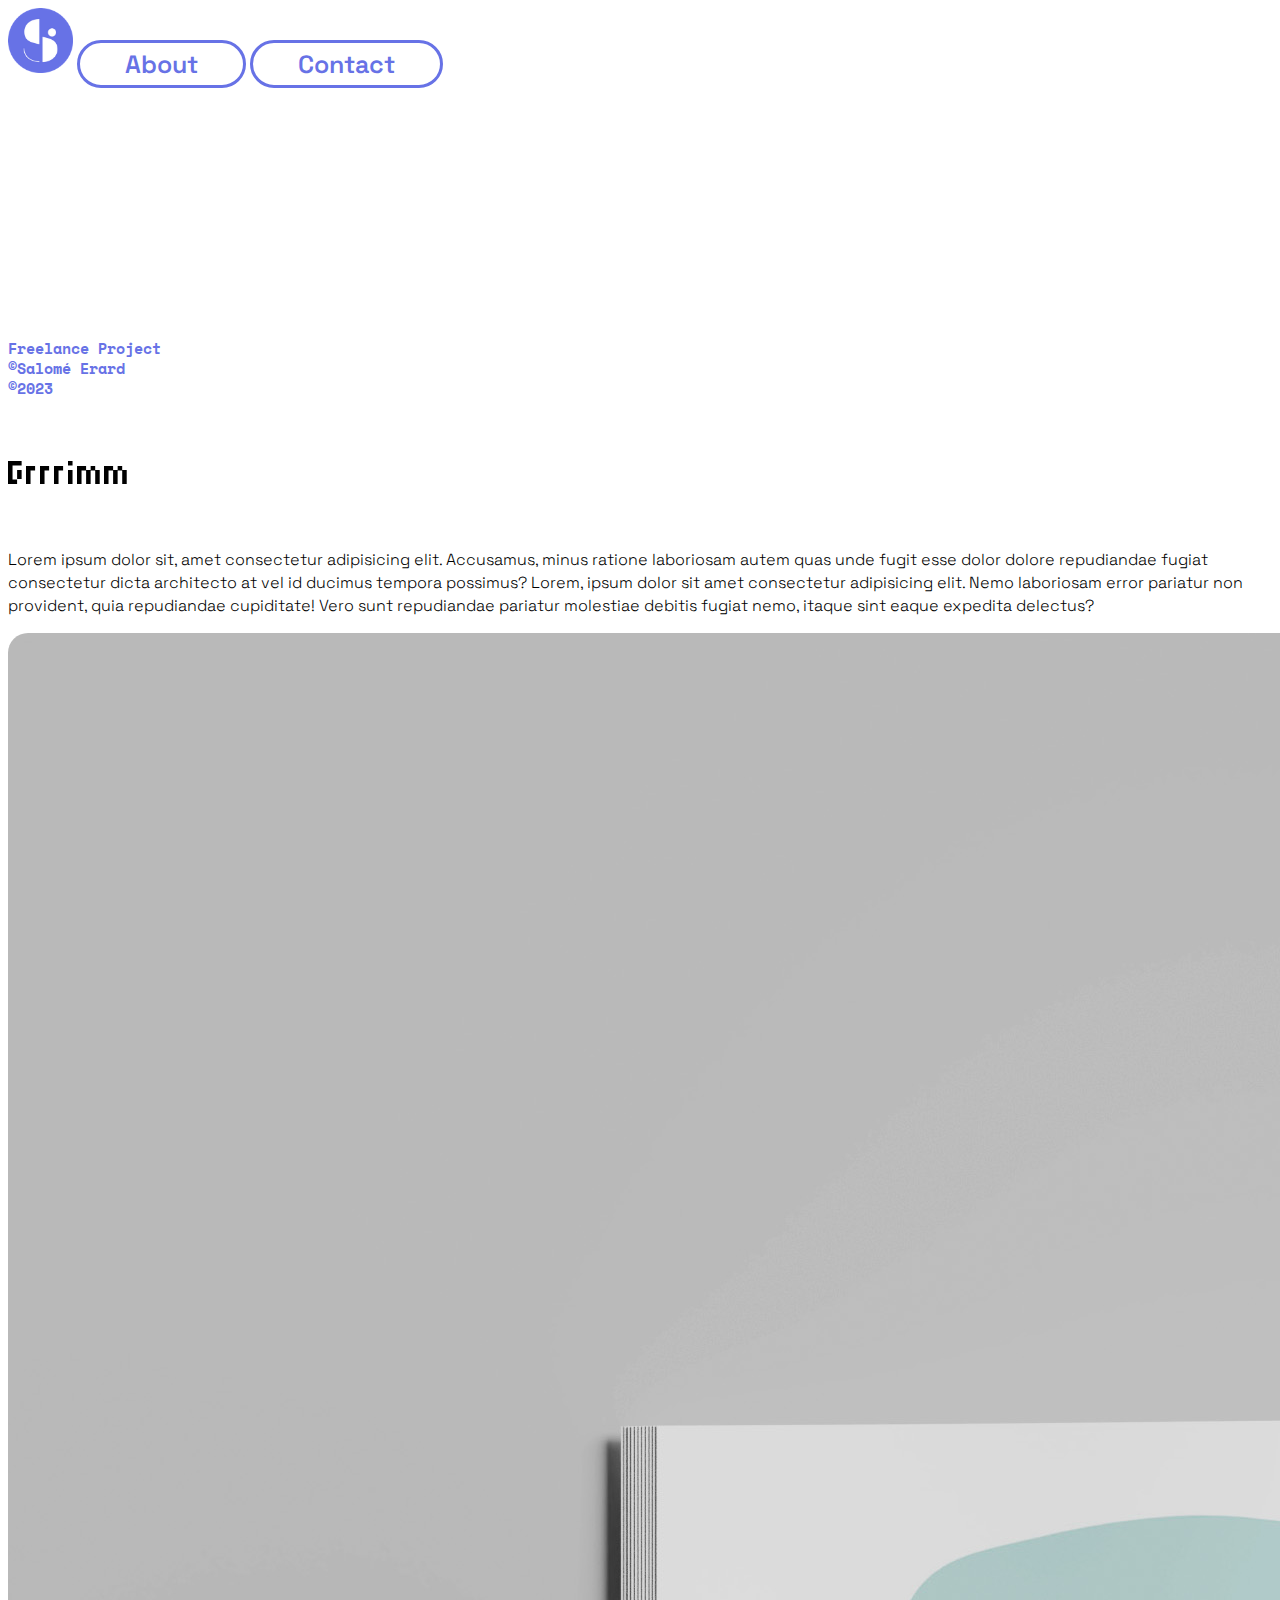
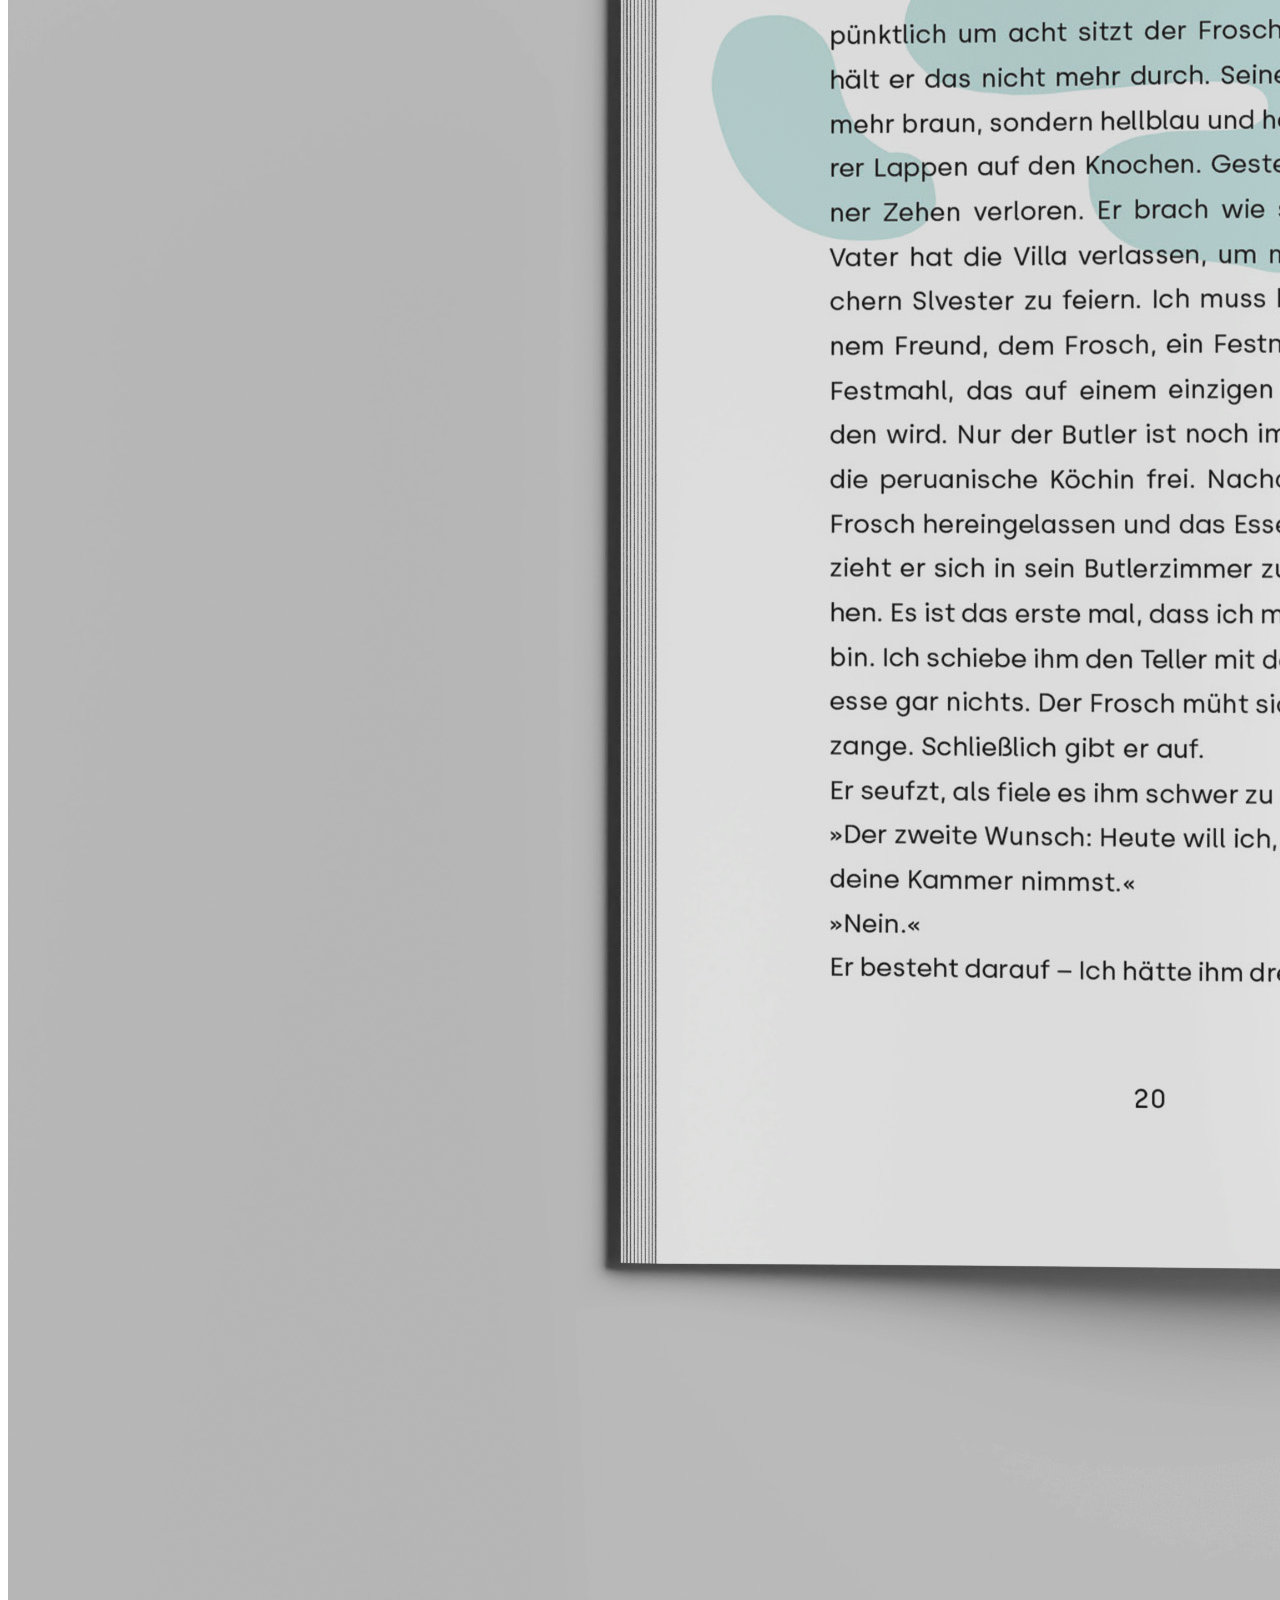
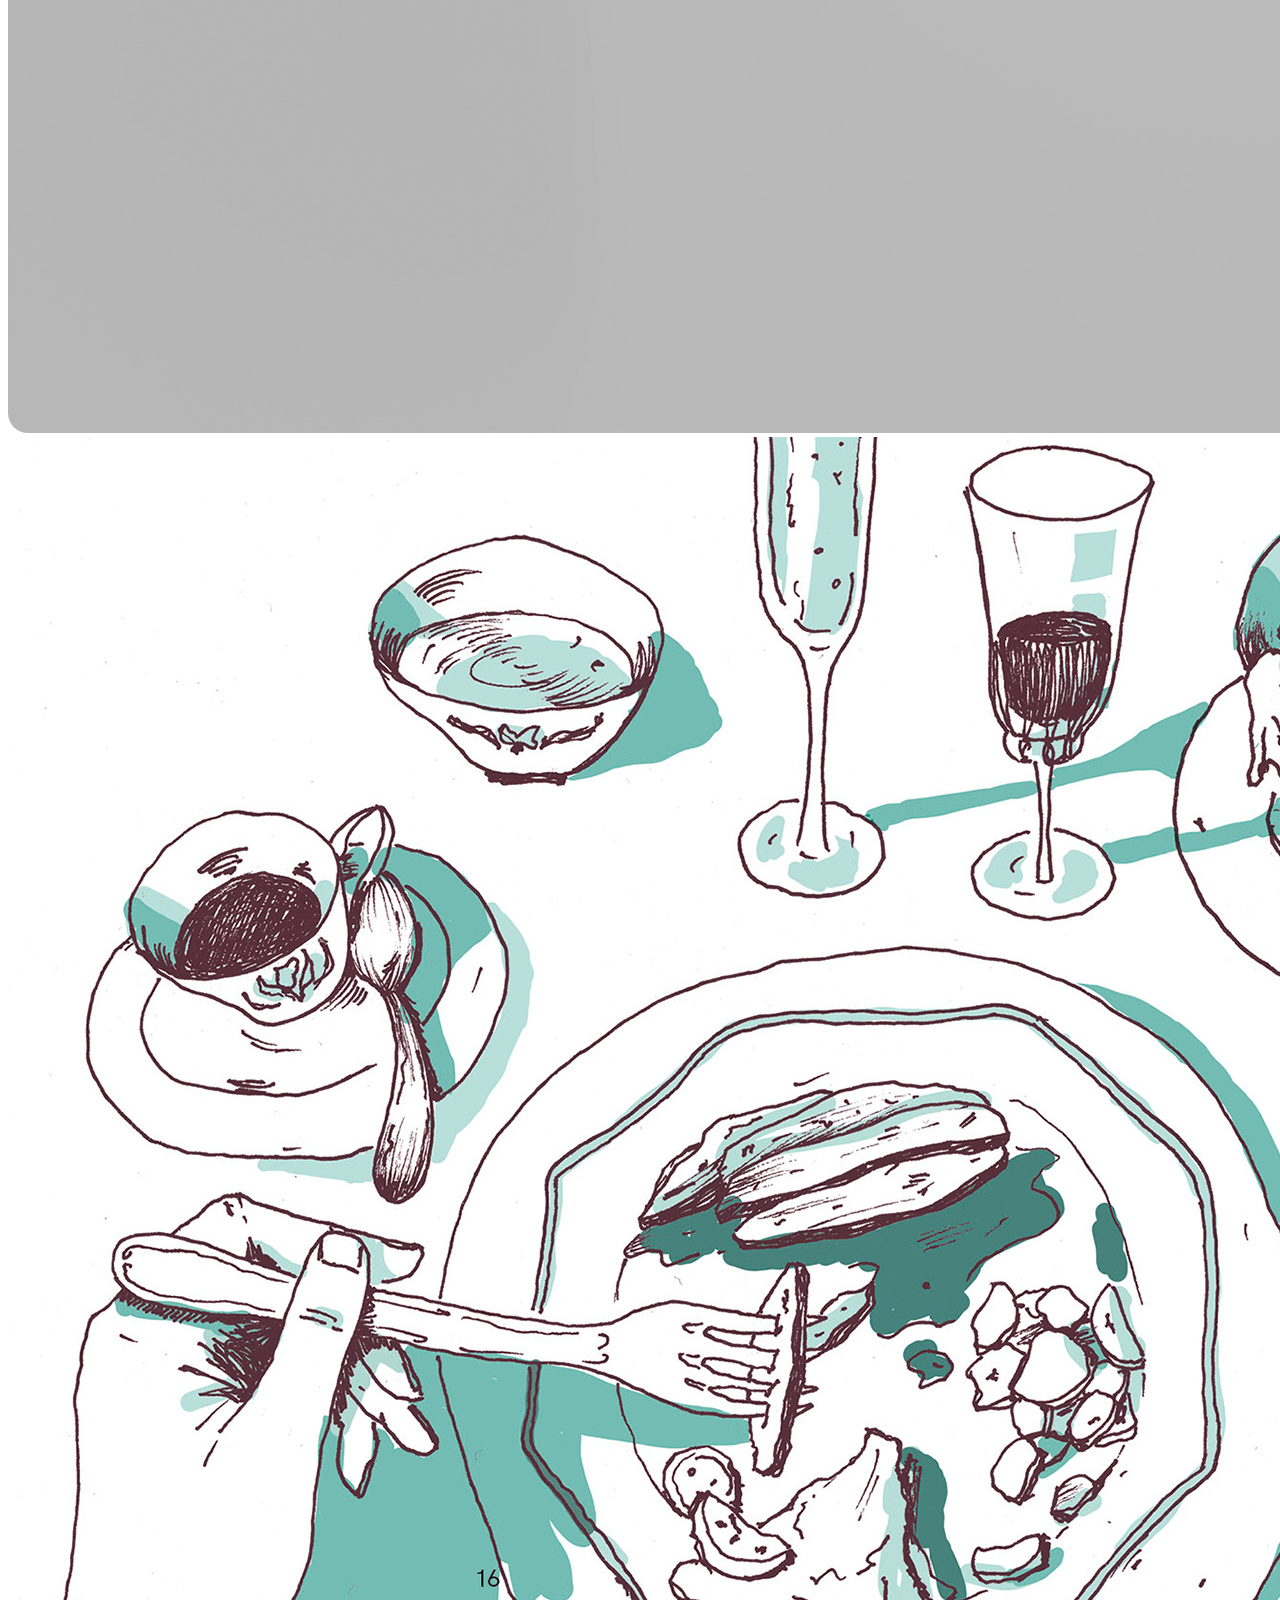
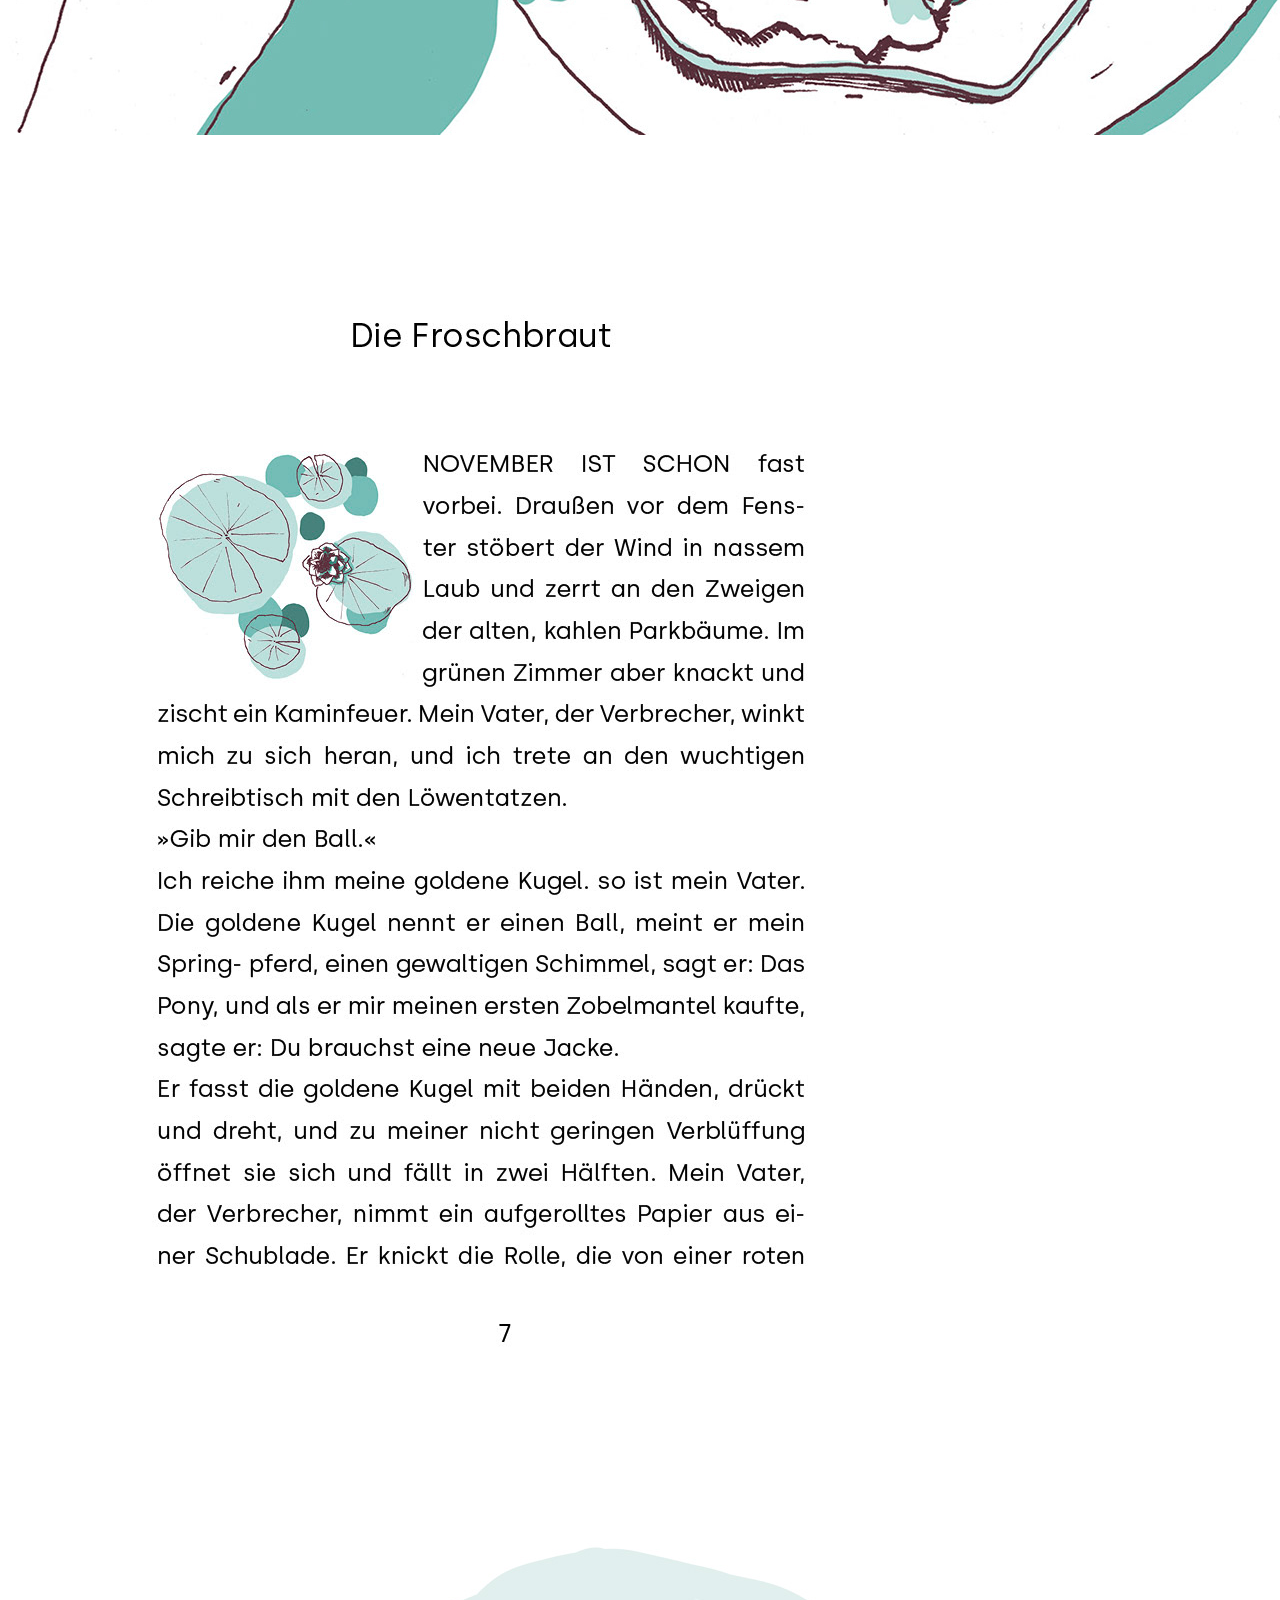
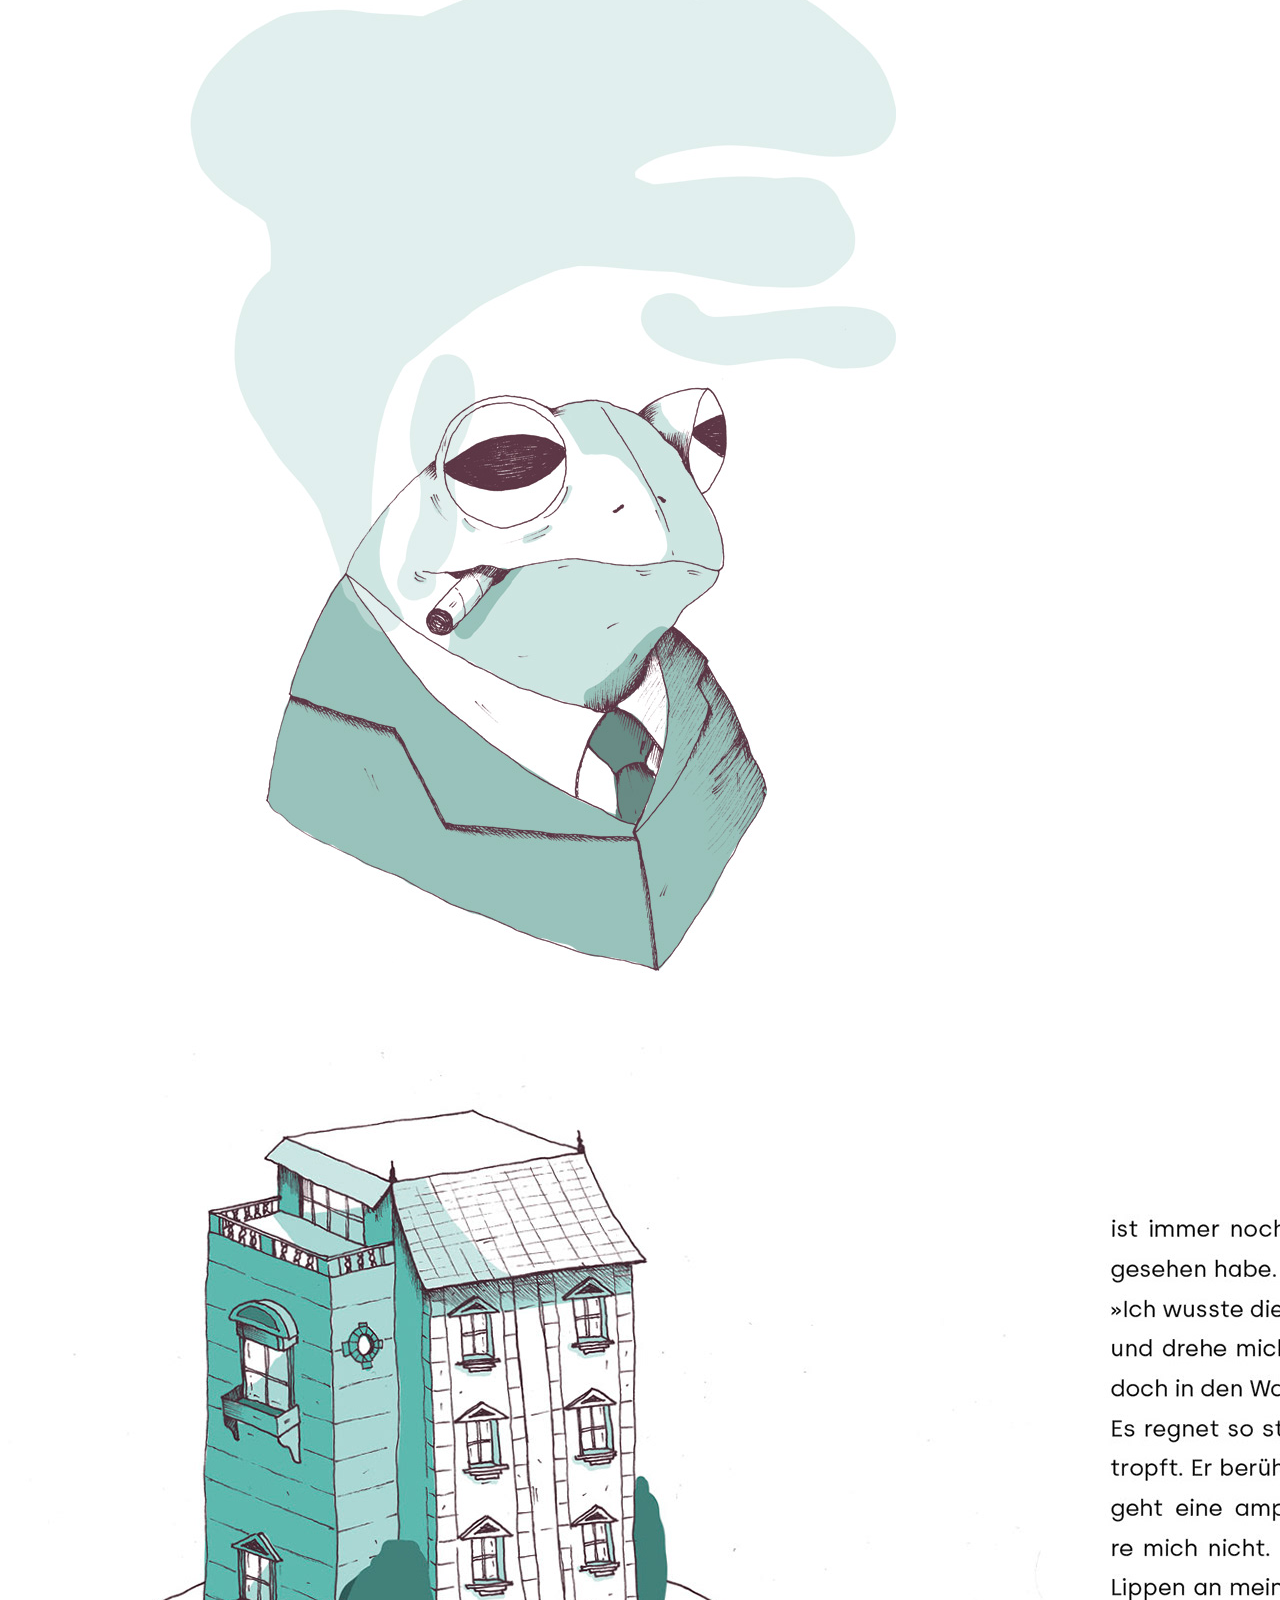
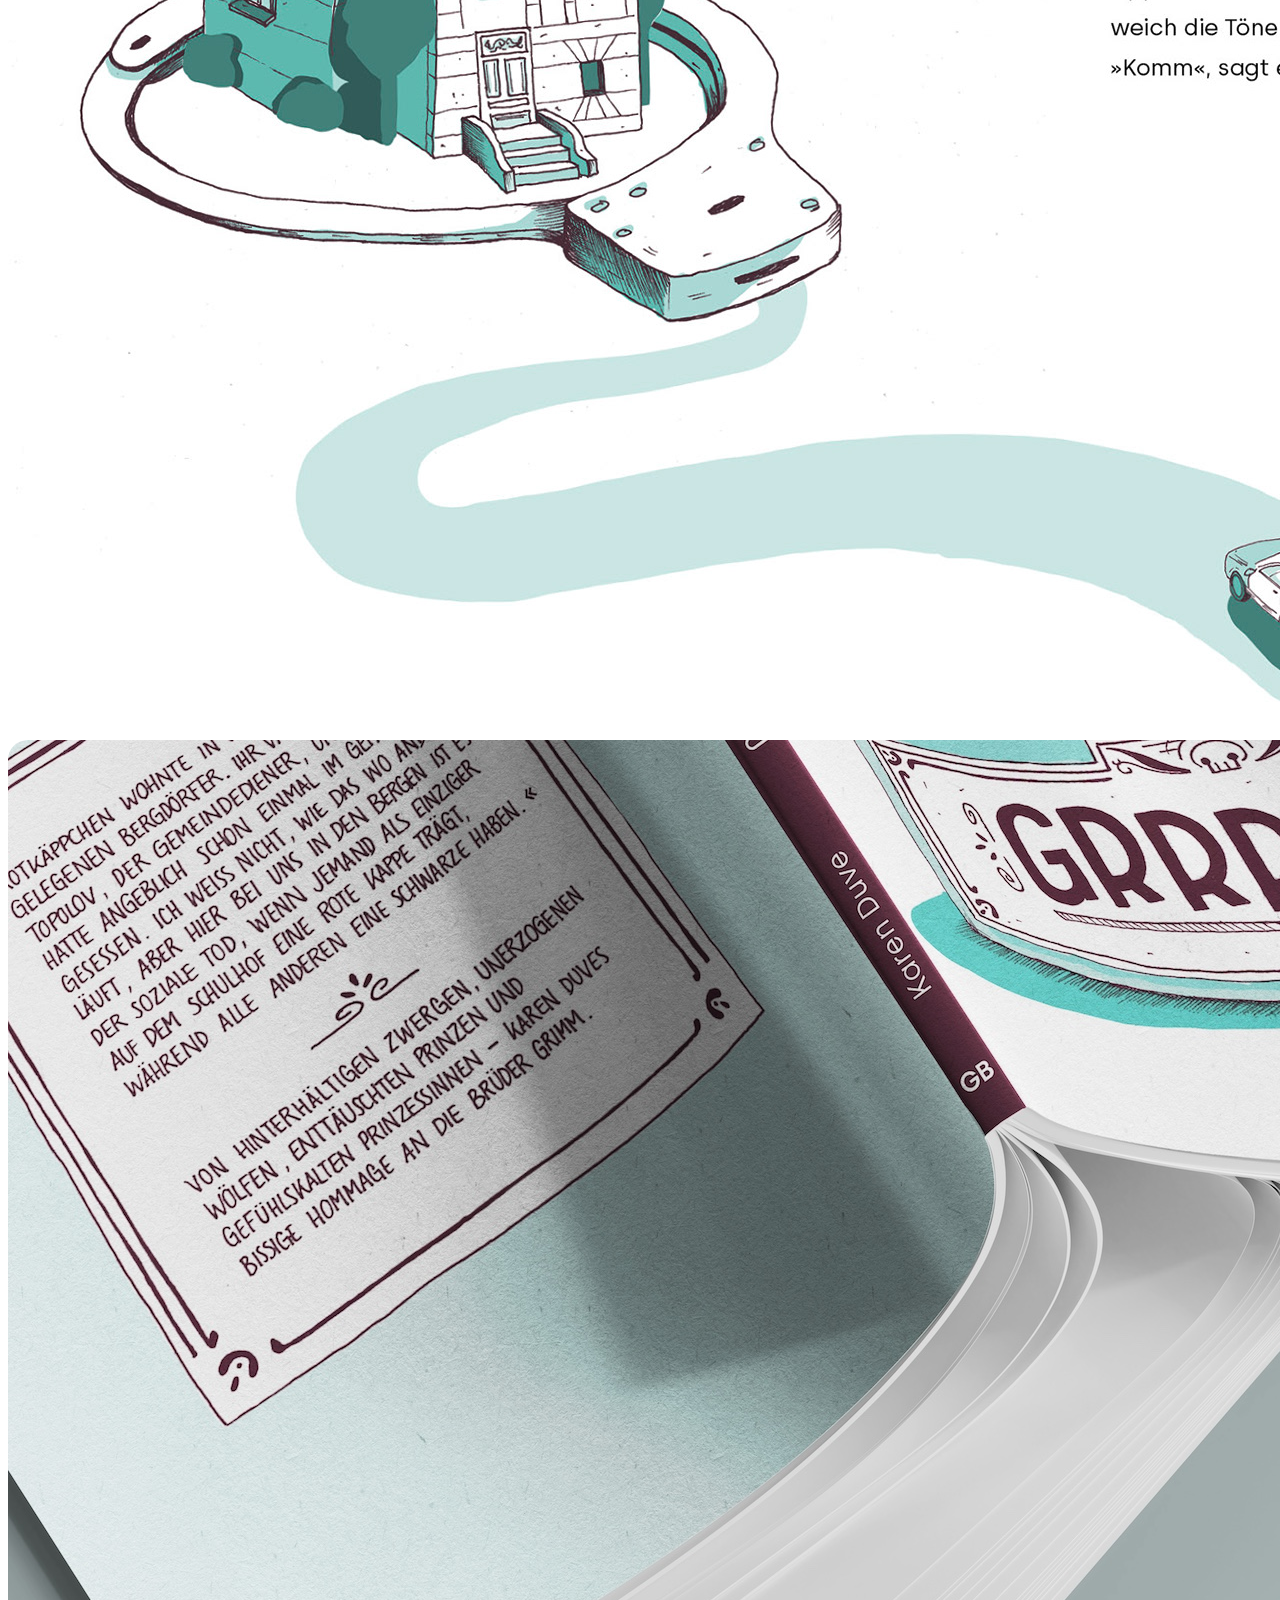
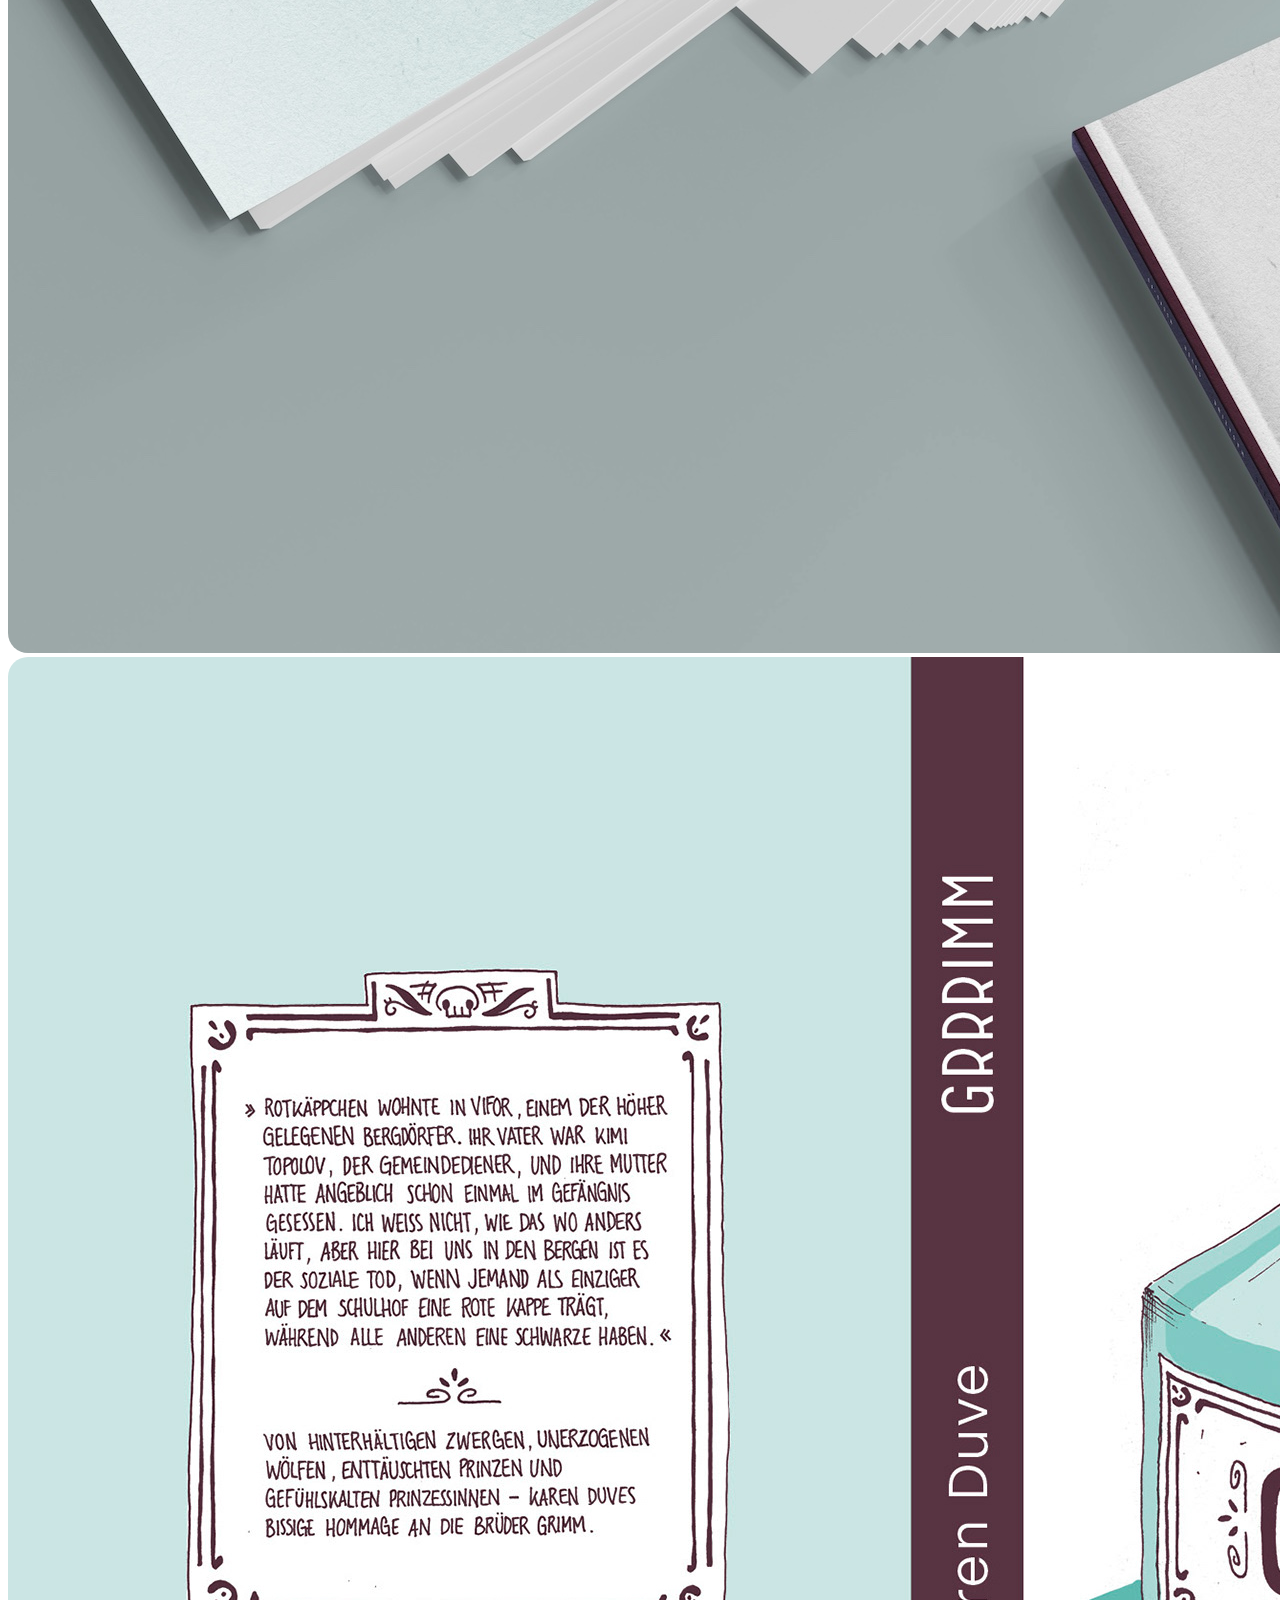
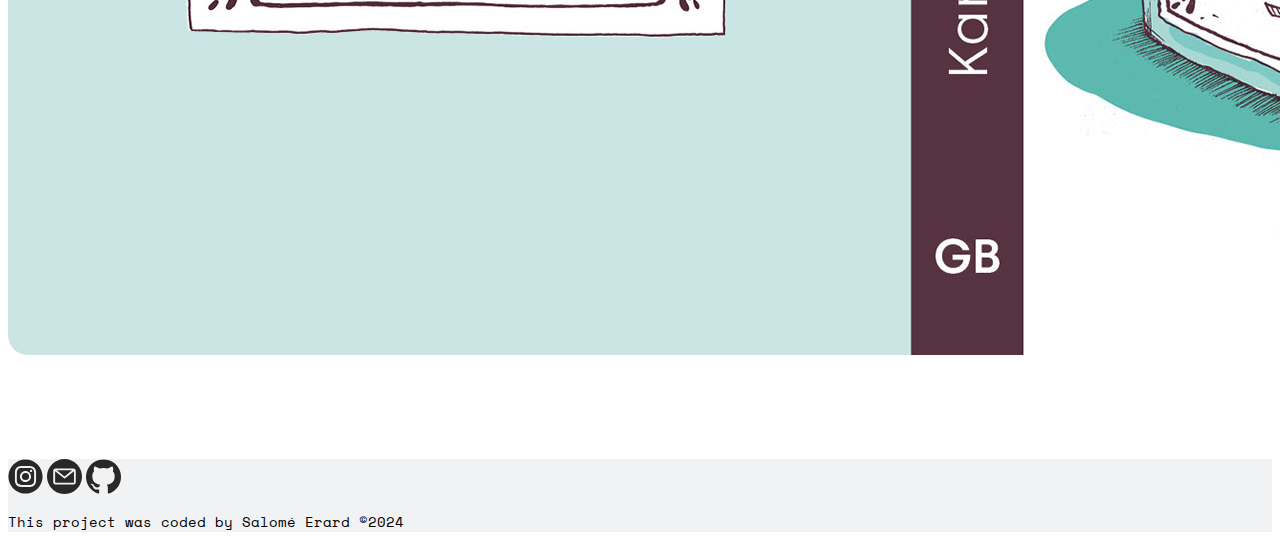
<file: grimm.html>
<!DOCTYPE html>
<html lang="en">
  <head>
    <meta name="description" content="Editorial Illustrations and Cover design for the Grimm Brother‘s story “The Frog Prince”. 
Book “Grimmm” - Karen duve">
    <meta charset="UTF-8" />
    <meta name="viewport" content="width=device-width, initial-scale=1.0" />
    <meta charset="UTF-8" />
    <meta name="viewport" content="width=device-width, initial-scale=1.0" />
    <link rel="shortcut icon" href="images/favicon.png" type="image/x-icon" />
    <link
      href="https://cdn.jsdelivr.net/npm/bootstrap@5.0.2/dist/css/bootstrap.min.css"
      rel="stylesheet"
      integrity="sha384-EVSTQN3/azprG1Anm3QDgpJLIm9Nao0Yz1ztcQTwFspd3yD65VohhpuuCOmLASjC"
      crossorigin="anonymous"
    />
    <link rel="preconnect" href="https://fonts.googleapis.com" />
    <link rel="preconnect" href="https://fonts.gstatic.com" crossorigin />
    <link
      href="https://fonts.googleapis.com/css2?family=Space+Grotesk:wght@300..700&display=swap"
      rel="stylesheet"
    />
    <link rel="preconnect" href="https://fonts.googleapis.com" />
    <link rel="preconnect" href="https://fonts.gstatic.com" crossorigin />
    <link
      href="https://fonts.googleapis.com/css2?family=Micro+5&family=Space+Grotesk:wght@300..700&display=swap"
      rel="stylesheet"
    />
    <link
      rel="stylesheet"
      href="https://fonts.googleapis.com/css2?family=Material+Symbols+Rounded:opsz,wght,FILL,GRAD@24,400,0,0"
    />
    <link rel="preconnect" href="https://fonts.googleapis.com" />
    <link rel="preconnect" href="https://fonts.gstatic.com" crossorigin />
    <link
      href="https://fonts.googleapis.com/css2?family=Space+Mono:ital,wght@0,400;0,700;1,400;1,700&display=swap"
      rel="stylesheet"
    />
    <link rel="stylesheet" href="styles/style.css" />
    <title>Grrrimm — Salomé Erard</title>
  </head>
  <body>
    <header>
      <div class="mt-5 fixed-top">
        <div class="d-flex justify-content-between container align-middle">
          <a href="/#projects" title="Homepage">
            <img
              class="logo-homepage"
              src="images/favicon.png"
              alt="logo-homepage"
            />
          </a>
          <a href="/about.html" title="About me"><button>About</button></a>
          <a href="/contact.html" title="Contact me">
            <button>Contact</button>
          </a>
        </div>
      </div>
    </header>
    <section class="work">
      <div class="container">
        <div class="row mb-5">
          <div class="col-lg-3 social-media">
            <h6 class="mt-2">
              Freelance Project <br />
              ©Salomé Erard <br />
              ©2023
            </h6>
          </div>
          <div class="col-lg-9 work-description">
            <h3>Grrrimm</h3>
            <p>
              Lorem ipsum dolor sit, amet consectetur adipisicing elit.
              Accusamus, minus ratione laboriosam autem quas unde fugit esse
              dolor dolore repudiandae fugiat consectetur dicta architecto at
              vel id ducimus tempora possimus? Lorem, ipsum dolor sit amet
              consectetur adipisicing elit. Nemo laboriosam error pariatur non
              provident, quia repudiandae cupiditate! Vero sunt repudiandae
              pariatur molestiae debitis fugiat nemo, itaque sint eaque expedita
              delectus?
            </p>
          </div>
        </div>
        <div class="row">
          <div class="col-lg">
            <img
              src="/images/grimm/magazine_mockup_6.jpg"
              alt="Grrrimm — Project"
              class="work-image img-fluid border mb-4"
            />
          </div>
          <div class="row">
          <div class="col-lg">
            <img
              src="/images/grimm/c7c05105-2961-4f14-bc93-aa4703fcba20_rw_1920.jpg"
              alt="Grrrimm — Project"
              class="work-image img-fluid border mb-4"
            />
          </div>
        </div>
        <div class="row">
          <div class="col-lg-6">
            <img
              src="/images/grimm/13d12d5f-5fac-4fb1-a775-4804bcbee833_rw_1200.jpg"
              alt="Grrrimm — Project"
              class="work-image img-fluid border mb-4"
            />
          </div>
          <div class="col-lg-6">
            <img
              src="/images/grimm/einzelseite1 copie.jpg"
              alt="Grrrimm — Project"
              class="work-image img-fluid mb-4"
            />
          </div>
        </div>
        <div class="row">
          <div class="col-lg-6">
            <img
              src="/images/grimm/04e40602-c637-4b82-88fb-f92f4a4517cf_rw_1920.jpg"
              alt="Grrrimm — Project"
              class="work-image img-fluid border mb-4"
            />
          </div>
          <div class="col-lg-6">
            <img
              src="/images/grimm/15.jpg"
              alt="Grrrimm — Project"
              class="work-image img-fluid mb-4"
            />
          </div>
        </div>
        <div class="row">
          <div class="col-lg">
            <img
              src="/images/grimm//8ed5ee77-41bf-43b4-9f09-d1f21074b17b_rw_1920.jpg"
              alt="Grrrimm — Project"
              class="work-image img-fluid border mb-4"
            />
          </div>
        </div>
        
      </div>
    </section>
    <footer>
      <div class="text-center">
        <a
          href="https://www.instagram.com/salomerard/?hl=fr"
          title="Instagram"
          target="_blank"
          ><img
            src="images/icons/instagram.svg"
            alt="instagram-icon"
            width="35"
            class="social-media-footer mt-5 ms-2 me-2"
        /></a>
        <a
          href="mailto:salomerard@gmail.com"
          title="Email Address"
          target="_blank"
          ><img
            src="images/icons/email (1) 2.svg"
            alt="email-icon"
            width="35"
            class="social-media-footer mt-5 ms-2 me-2"
        /></a>
        <a
          href="https://github.com/salomeIsCoding"
          title="Github"
          target="_blank"
          ><img
            src="images/icons/github-logo-footer.svg"
            alt="github-icon"
            width="35"
            class="social-media-footer mt-5 ms-2 me-2"
        /></a>
      </div>
      <p class="p-5 text-center text-dark">
        This project was coded by Salomé Erard ©2024
      </p>
    </footer>
  </body>
</html>
</file>
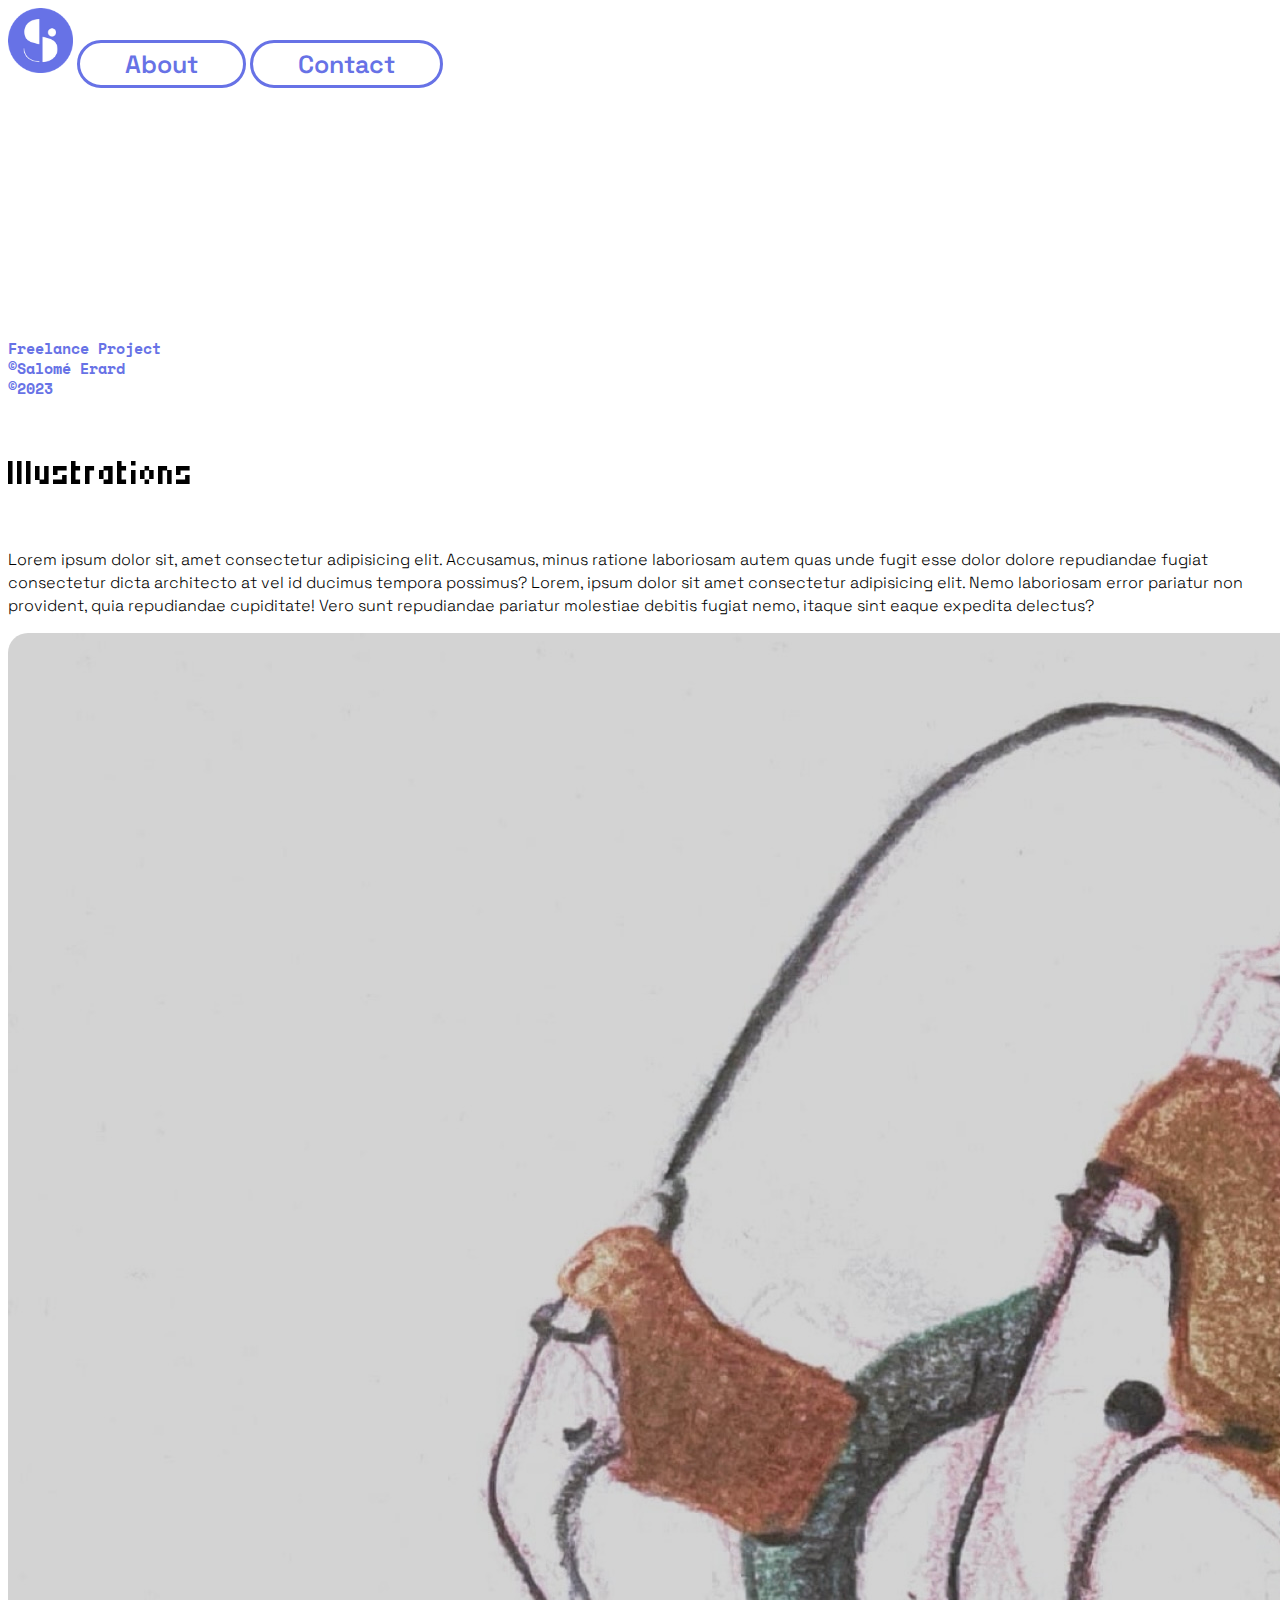
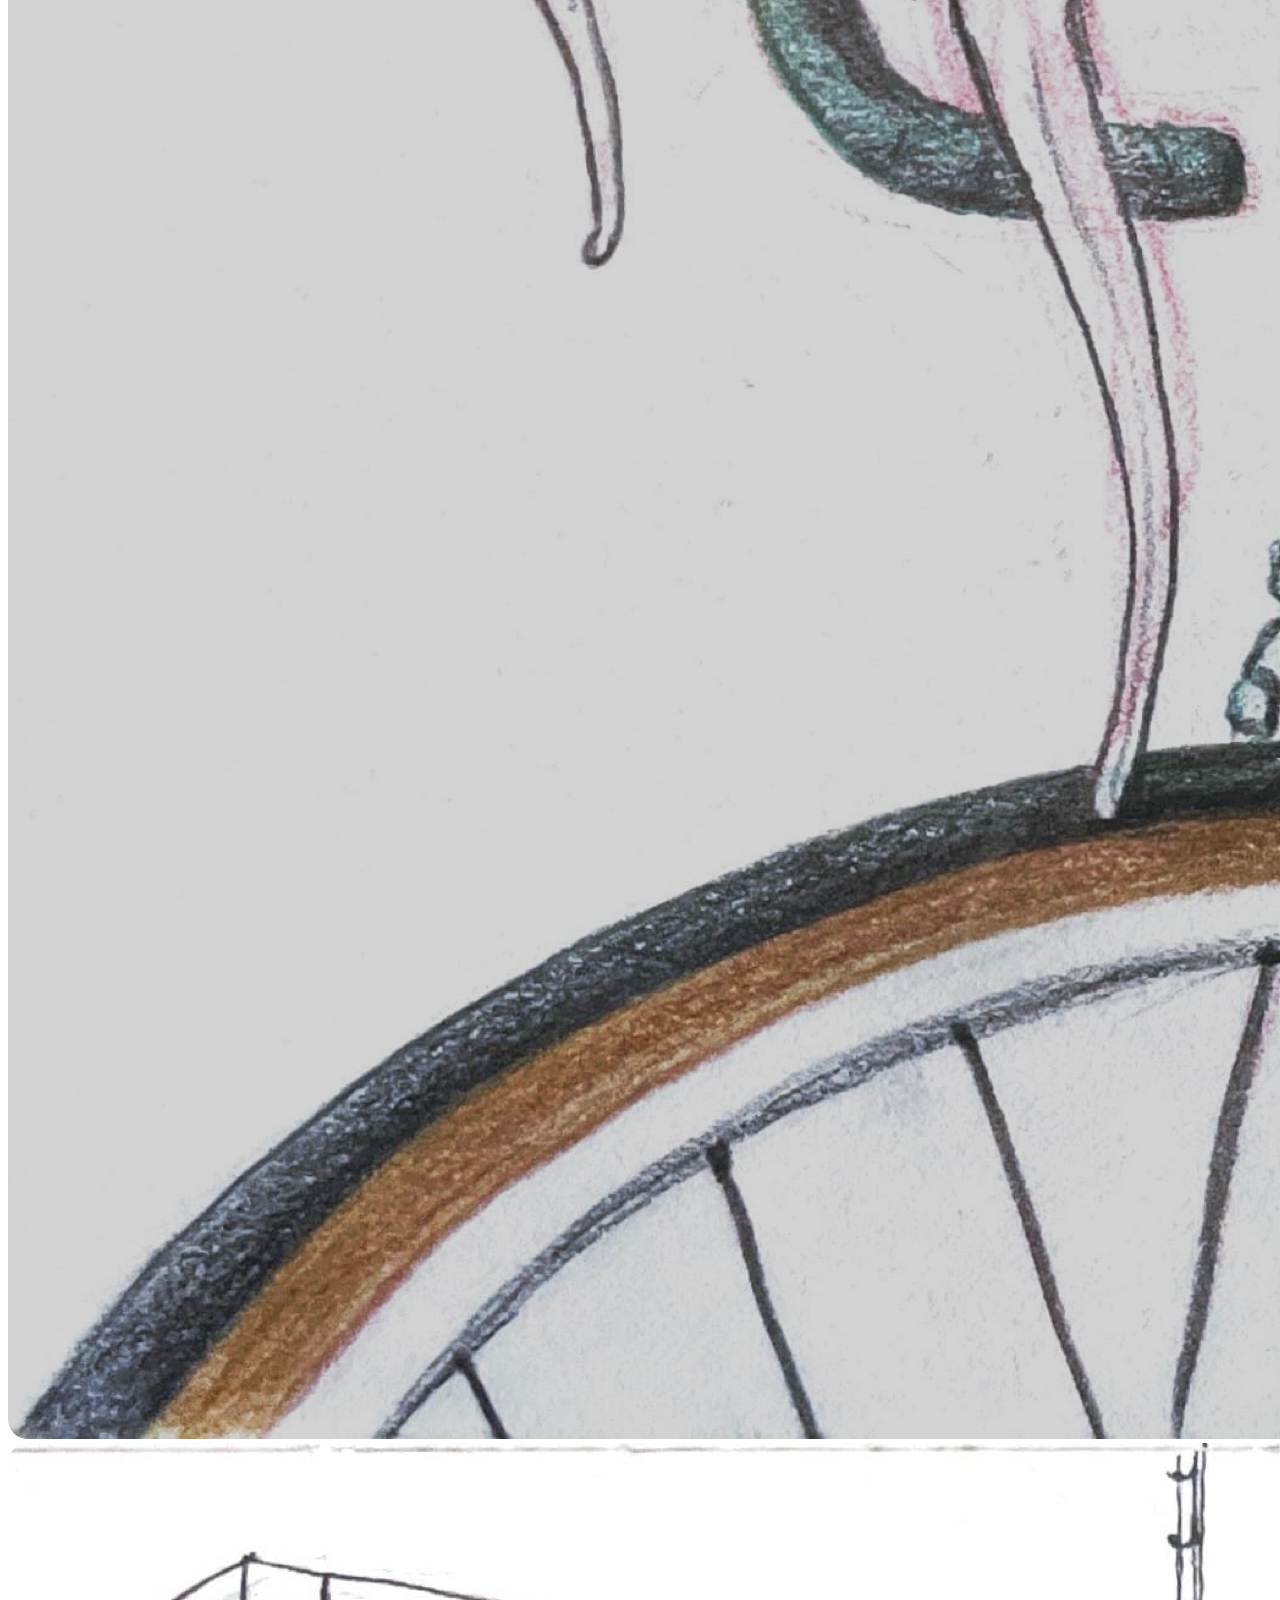
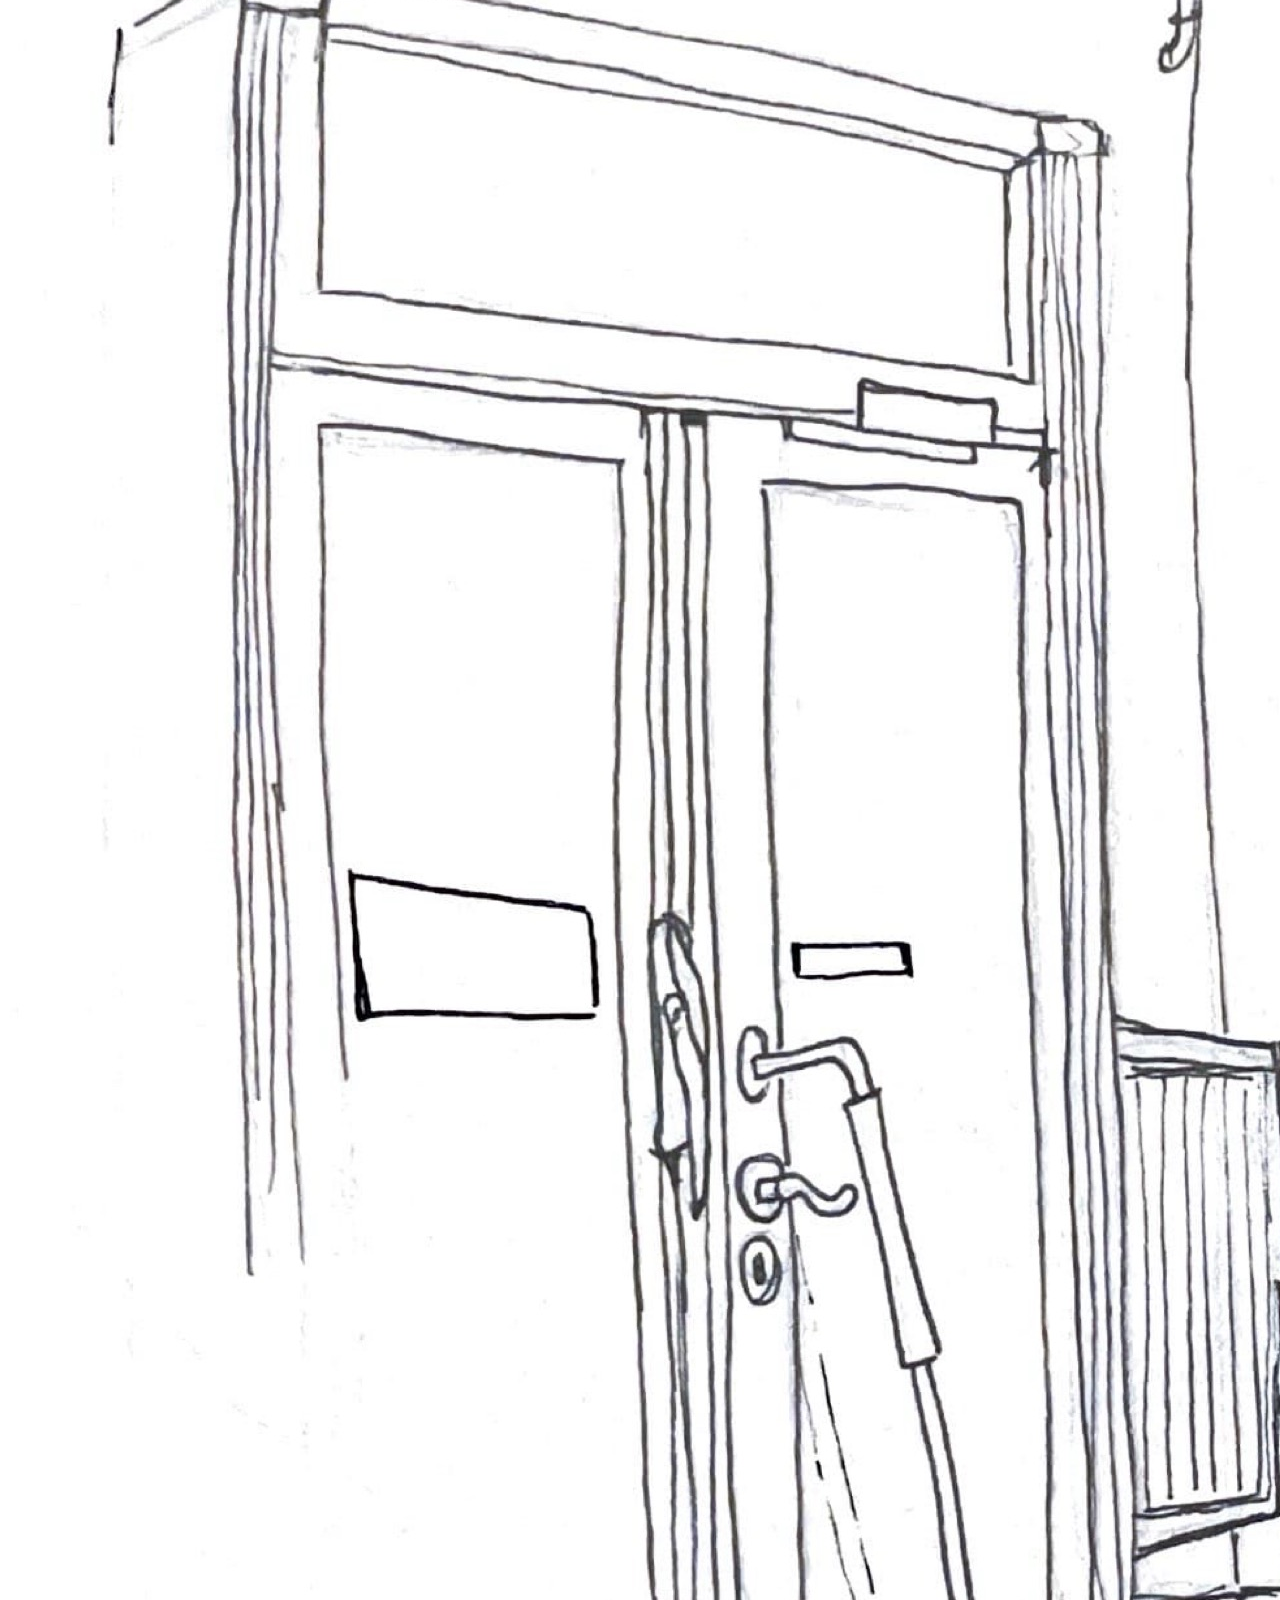
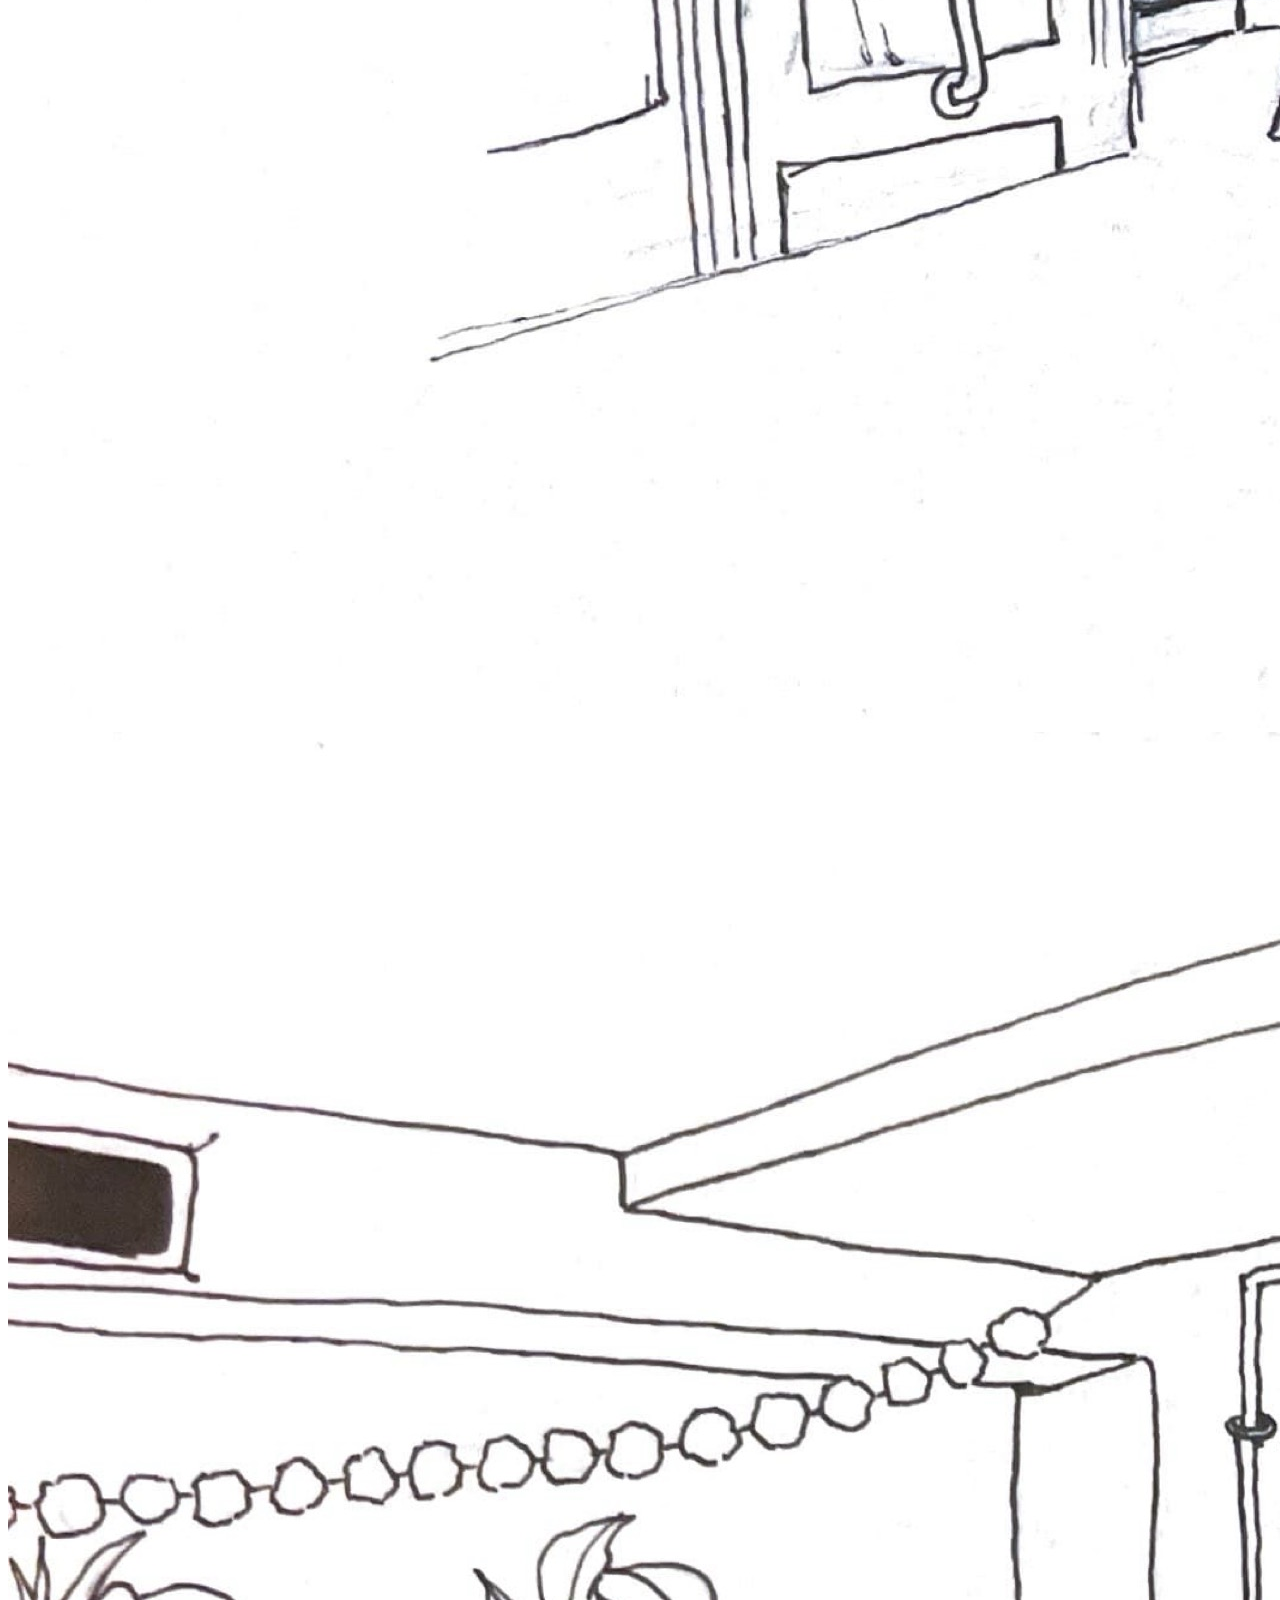
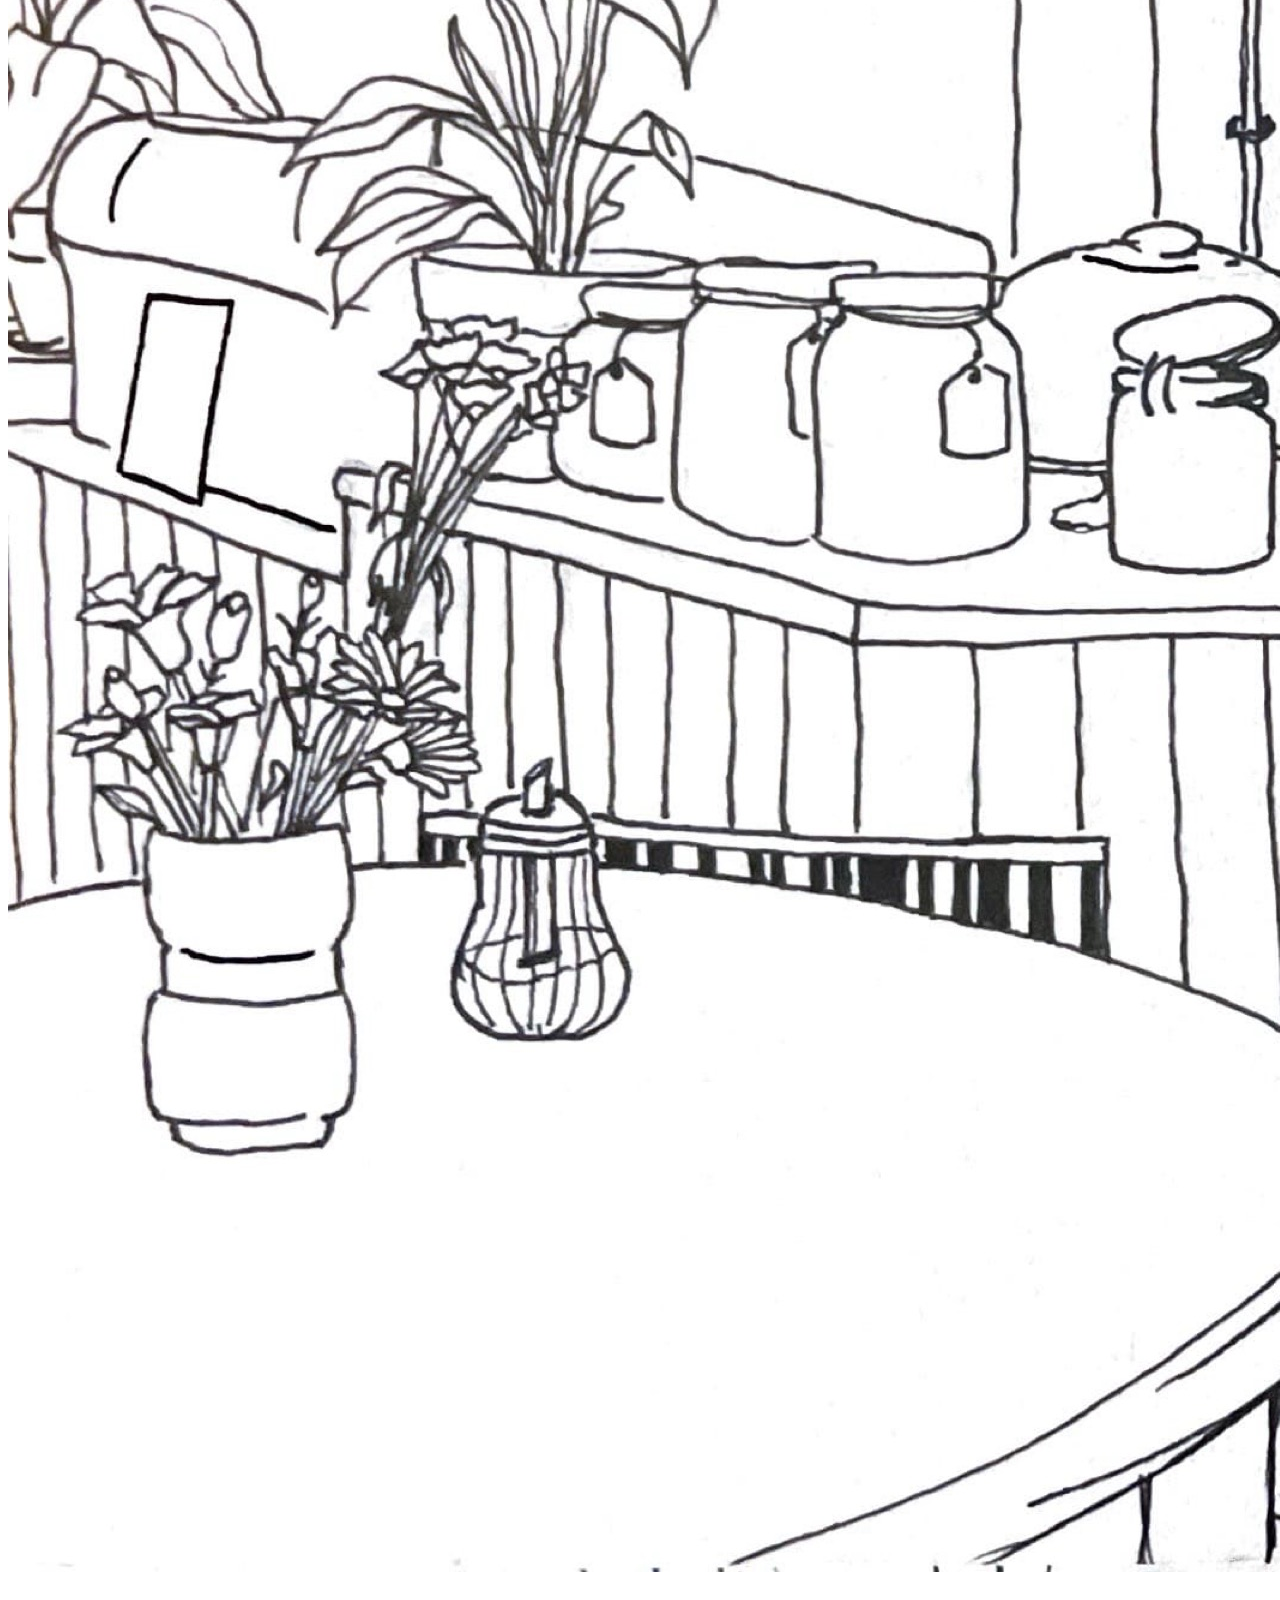
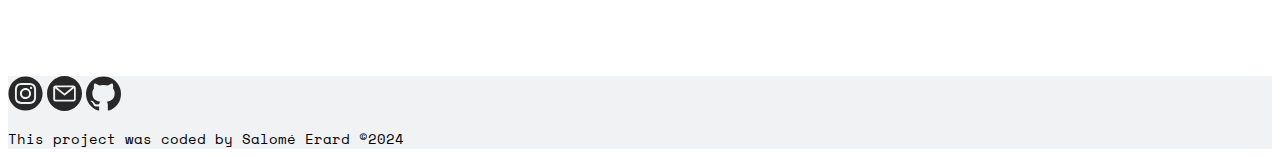
<file: illustration.html>
<!DOCTYPE html>
<html lang="en">
  <head>
    <meta name="description" content="Free illustrating" />
    <meta charset="UTF-8" />
    <meta name="viewport" content="width=device-width, initial-scale=1.0" />
    <meta charset="UTF-8" />
    <meta name="viewport" content="width=device-width, initial-scale=1.0" />
    <link rel="shortcut icon" href="images/favicon.png" type="image/x-icon" />
    <link
      href="https://cdn.jsdelivr.net/npm/bootstrap@5.0.2/dist/css/bootstrap.min.css"
      rel="stylesheet"
      integrity="sha384-EVSTQN3/azprG1Anm3QDgpJLIm9Nao0Yz1ztcQTwFspd3yD65VohhpuuCOmLASjC"
      crossorigin="anonymous"
    />
    <link rel="preconnect" href="https://fonts.googleapis.com" />
    <link rel="preconnect" href="https://fonts.gstatic.com" crossorigin />
    <link
      href="https://fonts.googleapis.com/css2?family=Space+Grotesk:wght@300..700&display=swap"
      rel="stylesheet"
    />
    <link rel="preconnect" href="https://fonts.googleapis.com" />
    <link rel="preconnect" href="https://fonts.gstatic.com" crossorigin />
    <link
      href="https://fonts.googleapis.com/css2?family=Micro+5&family=Space+Grotesk:wght@300..700&display=swap"
      rel="stylesheet"
    />
    <link
      rel="stylesheet"
      href="https://fonts.googleapis.com/css2?family=Material+Symbols+Rounded:opsz,wght,FILL,GRAD@24,400,0,0"
    />
    <link rel="preconnect" href="https://fonts.googleapis.com" />
    <link rel="preconnect" href="https://fonts.gstatic.com" crossorigin />
    <link
      href="https://fonts.googleapis.com/css2?family=Space+Mono:ital,wght@0,400;0,700;1,400;1,700&display=swap"
      rel="stylesheet"
    />
    <link rel="stylesheet" href="styles/style.css" />
    <title>Illustrations — Salomé Erard</title>
  </head>
  <body>
    <header>
      <div class="mt-5 fixed-top">
        <div class="d-flex justify-content-between container align-middle">
          <a href="/#projects" title="Homepage">
            <img
              class="logo-homepage"
              src="images/favicon.png"
              alt="logo-homepage"
            />
          </a>
          <a href="/about.html" title="About me"><button>About</button></a>
          <a href="/contact.html" title="Contact me">
            <button>Contact</button>
          </a>
        </div>
      </div>
    </header>
    <section class="work">
      <div class="container">
        <div class="row">
          <div class="col-lg-3 social-media">
            <h6 class="mt-2">
              Freelance Project <br />
              ©Salomé Erard <br />
              ©2023
            </h6>
          </div>
          <div class="col-lg-9 work-description">
            <h3>Illustrations</h3>
            <p>
              Lorem ipsum dolor sit, amet consectetur adipisicing elit.
              Accusamus, minus ratione laboriosam autem quas unde fugit esse
              dolor dolore repudiandae fugiat consectetur dicta architecto at
              vel id ducimus tempora possimus? Lorem, ipsum dolor sit amet
              consectetur adipisicing elit. Nemo laboriosam error pariatur non
              provident, quia repudiandae cupiditate! Vero sunt repudiandae
              pariatur molestiae debitis fugiat nemo, itaque sint eaque expedita
              delectus?
            </p>
          </div>
        </div>
        <div class="row mt-5">
          <div class="col-lg">
            <img
              src="/images/illus/IMG_5051.jpg"
              alt="Bike Illustration"
              class="work-image img-fluid border mb-4"
            />
          </div>
        </div>
        <div class="row">
          <div class="col-lg-6">
            <img
              src="/images/illus/IMG_5052.JPG"
              alt="Coffee Illustration"
              class="work-image img-fluid border mb-4"
            />
          </div>
          <div class="col-lg-6">
            <img
              src="/images/illus/IMG_5053.JPG"
              alt="Coffee Illustration"
              class="work-image img-fluid border mb-4"
            />
          </div>
        </div>
      </div>
    </section>
    <footer>
      <div class="text-center">
        <a
          href="https://www.instagram.com/salomerard/?hl=fr"
          title="Instagram"
          target="_blank"
          ><img
            src="images/icons/instagram.svg"
            alt="instagram-icon"
            width="35"
            class="social-media-footer mt-5 ms-2 me-2"
        /></a>
        <a
          href="mailto:salomerard@gmail.com"
          title="Email Address"
          target="_blank"
          ><img
            src="images/icons/email (1) 2.svg"
            alt="email-icon"
            width="35"
            class="social-media-footer mt-5 ms-2 me-2"
        /></a>
        <a
          href="https://github.com/salomeIsCoding"
          title="Github"
          target="_blank"
          ><img
            src="images/icons/github-logo-footer.svg"
            alt="github-icon"
            width="35"
            class="social-media-footer mt-5 ms-2 me-2"
        /></a>
      </div>
      <p class="p-5 text-center text-dark">
        This project was coded by Salomé Erard ©2024
      </p>
    </footer>
  </body>
</html>
</file>
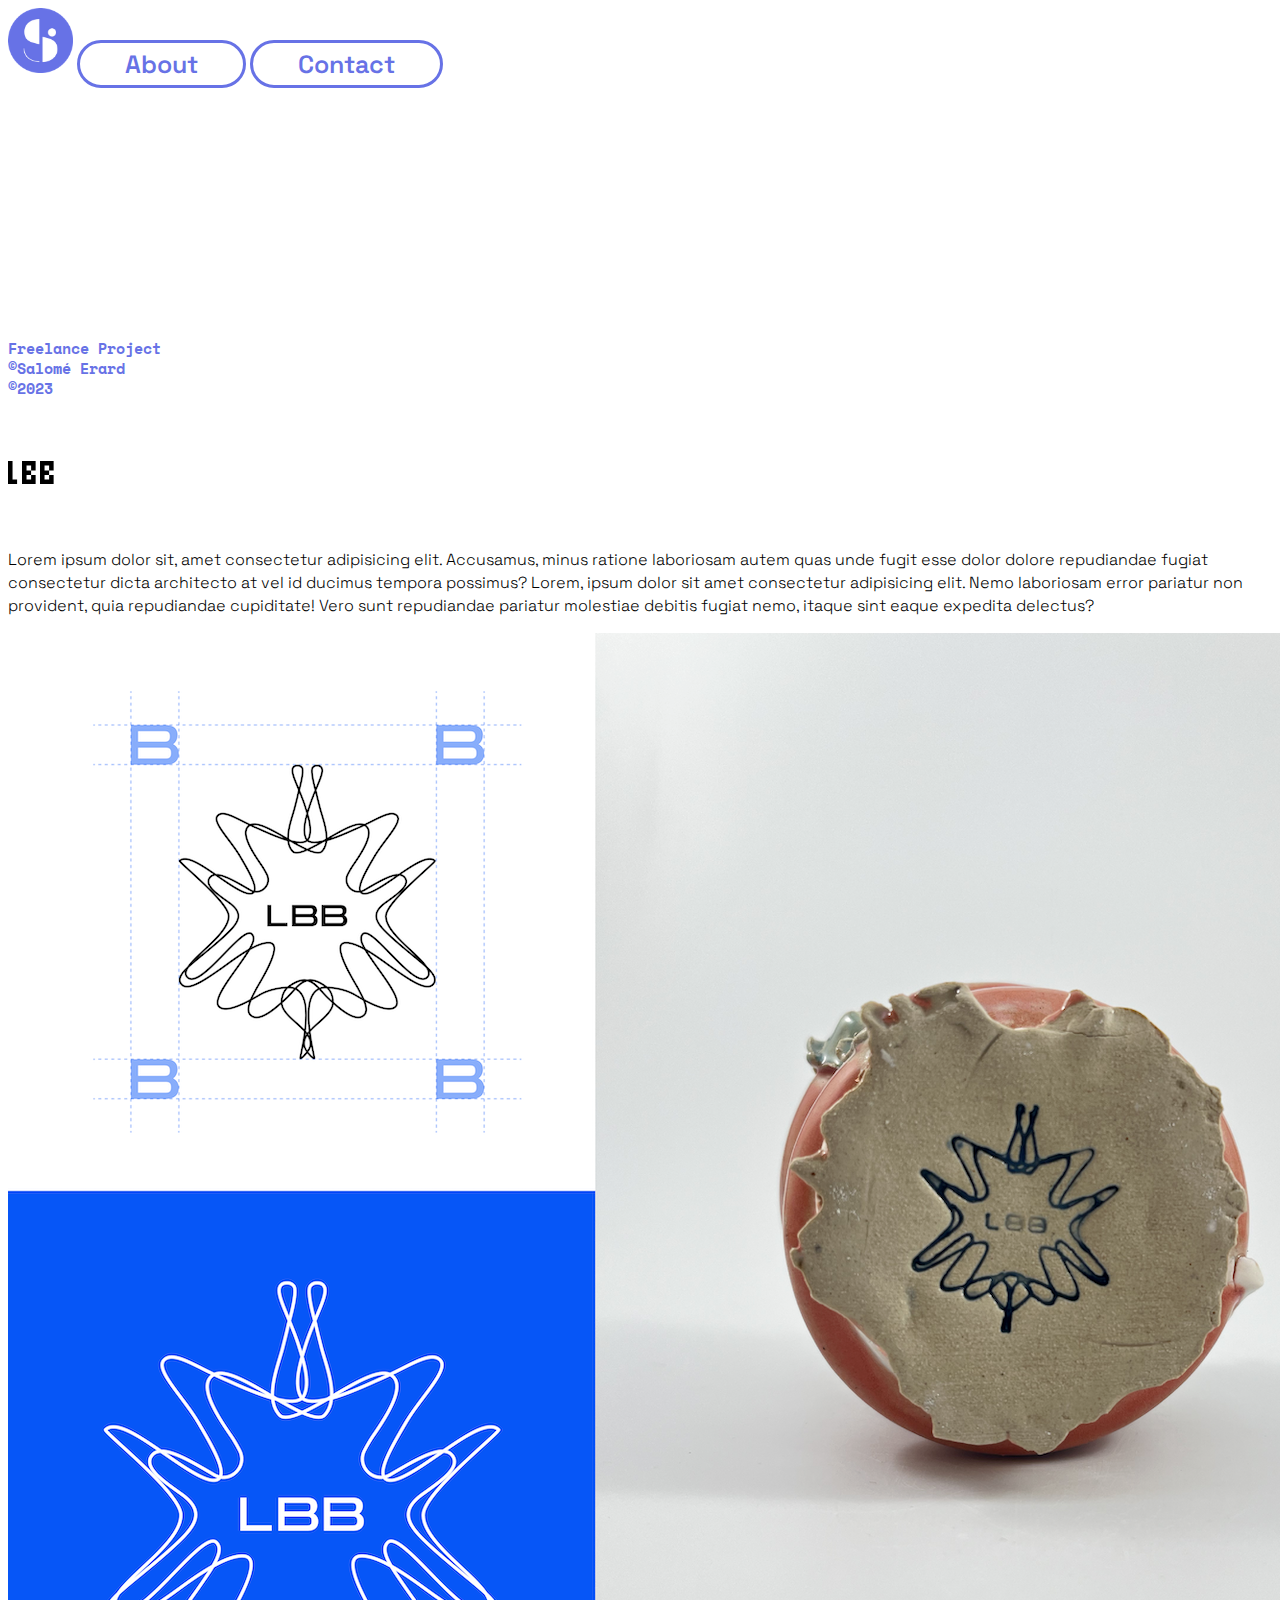
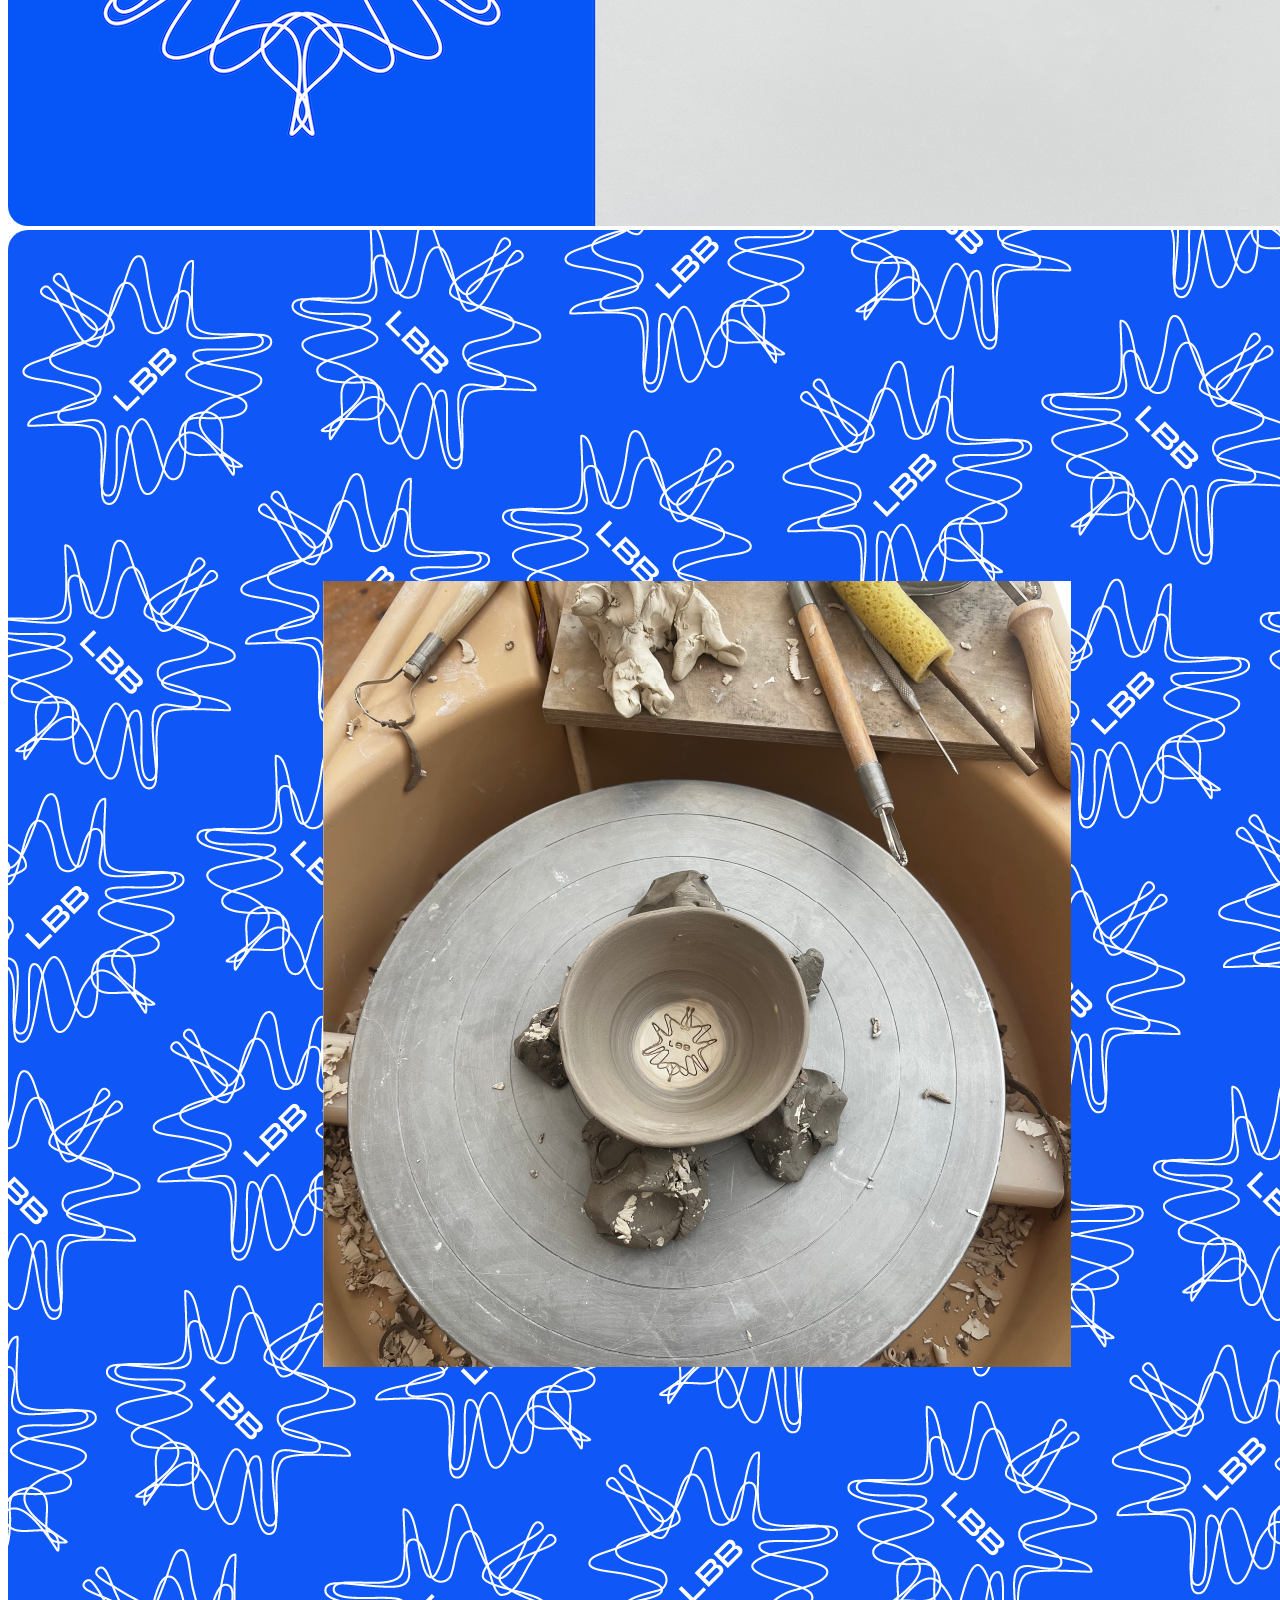
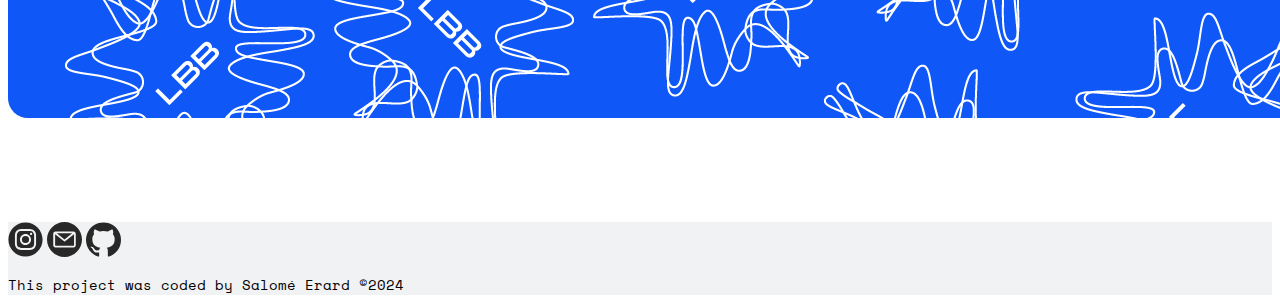
<file: lbb.html>
<!DOCTYPE html>
<html lang="en">
  <head>
    <meta
      name="description"
      content="Logo Design for a ceramics artist.  All her creations are stamped with her logo, which reflects the shapes of her organic work."
    />
    <meta charset="UTF-8" />
    <meta name="viewport" content="width=device-width, initial-scale=1.0" />
    <meta charset="UTF-8" />
    <meta name="viewport" content="width=device-width, initial-scale=1.0" />
    <link rel="shortcut icon" href="images/favicon.png" type="image/x-icon" />
    <link
      href="https://cdn.jsdelivr.net/npm/bootstrap@5.0.2/dist/css/bootstrap.min.css"
      rel="stylesheet"
      integrity="sha384-EVSTQN3/azprG1Anm3QDgpJLIm9Nao0Yz1ztcQTwFspd3yD65VohhpuuCOmLASjC"
      crossorigin="anonymous"
    />
    <link rel="preconnect" href="https://fonts.googleapis.com" />
    <link rel="preconnect" href="https://fonts.gstatic.com" crossorigin />
    <link
      href="https://fonts.googleapis.com/css2?family=Space+Grotesk:wght@300..700&display=swap"
      rel="stylesheet"
    />
    <link rel="preconnect" href="https://fonts.googleapis.com" />
    <link rel="preconnect" href="https://fonts.gstatic.com" crossorigin />
    <link
      href="https://fonts.googleapis.com/css2?family=Micro+5&family=Space+Grotesk:wght@300..700&display=swap"
      rel="stylesheet"
    />
    <link
      rel="stylesheet"
      href="https://fonts.googleapis.com/css2?family=Material+Symbols+Rounded:opsz,wght,FILL,GRAD@24,400,0,0"
    />
    <link rel="preconnect" href="https://fonts.googleapis.com" />
    <link rel="preconnect" href="https://fonts.gstatic.com" crossorigin />
    <link
      href="https://fonts.googleapis.com/css2?family=Space+Mono:ital,wght@0,400;0,700;1,400;1,700&display=swap"
      rel="stylesheet"
    />
    <link rel="stylesheet" href="styles/style.css" />
    <title>LBB — Salomé Erard</title>
  </head>
  <body>
    <header>
      <div class="mt-5 fixed-top">
        <div class="d-flex justify-content-between container align-middle">
          <a href="/#projects" title="Homepage">
            <img
              class="logo-homepage"
              src="images/favicon.png"
              alt="logo-homepage"
            />
          </a>
          <a href="/about.html" title="About me"><button>About</button></a>
          <a href="/contact.html" title="Contact me">
            <button>Contact</button>
          </a>
        </div>
      </div>
    </header>
    <section class="work">
      <div class="container">
        <div class="row">
          <div class="col-lg-3 social-media">
            <h6 class="mt-2">
              Freelance Project <br />
              ©Salomé Erard <br />
              ©2023
            </h6>
          </div>
          <div class="col-lg-9 work-description">
            <h3>LBB</h3>
            <p>
              Lorem ipsum dolor sit, amet consectetur adipisicing elit.
              Accusamus, minus ratione laboriosam autem quas unde fugit esse
              dolor dolore repudiandae fugiat consectetur dicta architecto at
              vel id ducimus tempora possimus? Lorem, ipsum dolor sit amet
              consectetur adipisicing elit. Nemo laboriosam error pariatur non
              provident, quia repudiandae cupiditate! Vero sunt repudiandae
              pariatur molestiae debitis fugiat nemo, itaque sint eaque expedita
              delectus?
            </p>
          </div>
        </div>
        <div class="row mt-5">
          <div class="col-lg">
            <img
              src="/images/luciebb/lbb-image1.png"
              alt="LBB Project image"
              class="work-image img-fluid mb-4"
            />
          </div>
        </div>
        <div class="row">
          <div class="col-lg">
            <img
              src="/images/luciebb/lbb-image2.png"
              alt="LBB Project image"
              class="work-image img-fluid mb-4"
            />
          </div>
        </div>
      </div>
    </section>
    <footer>
      <div class="text-center">
        <a
          href="https://www.instagram.com/salomerard/?hl=fr"
          title="Instagram"
          target="_blank"
          ><img
            src="images/icons/instagram.svg"
            alt="instagram-icon"
            width="35"
            class="social-media-footer mt-5 ms-2 me-2"
        /></a>
        <a
          href="mailto:salomerard@gmail.com"
          title="Email Address"
          target="_blank"
          ><img
            src="images/icons/email (1) 2.svg"
            alt="email-icon"
            width="35"
            class="social-media-footer mt-5 ms-2 me-2"
        /></a>
        <a
          href="https://github.com/salomeIsCoding"
          title="Github"
          target="_blank"
          ><img
            src="images/icons/github-logo-footer.svg"
            alt="github-icon"
            width="35"
            class="social-media-footer mt-5 ms-2 me-2"
        /></a>
      </div>
      <p class="p-5 text-center text-dark">
        This project was coded by Salomé Erard ©2024
      </p>
    </footer>
  </body>
</html>
</file>
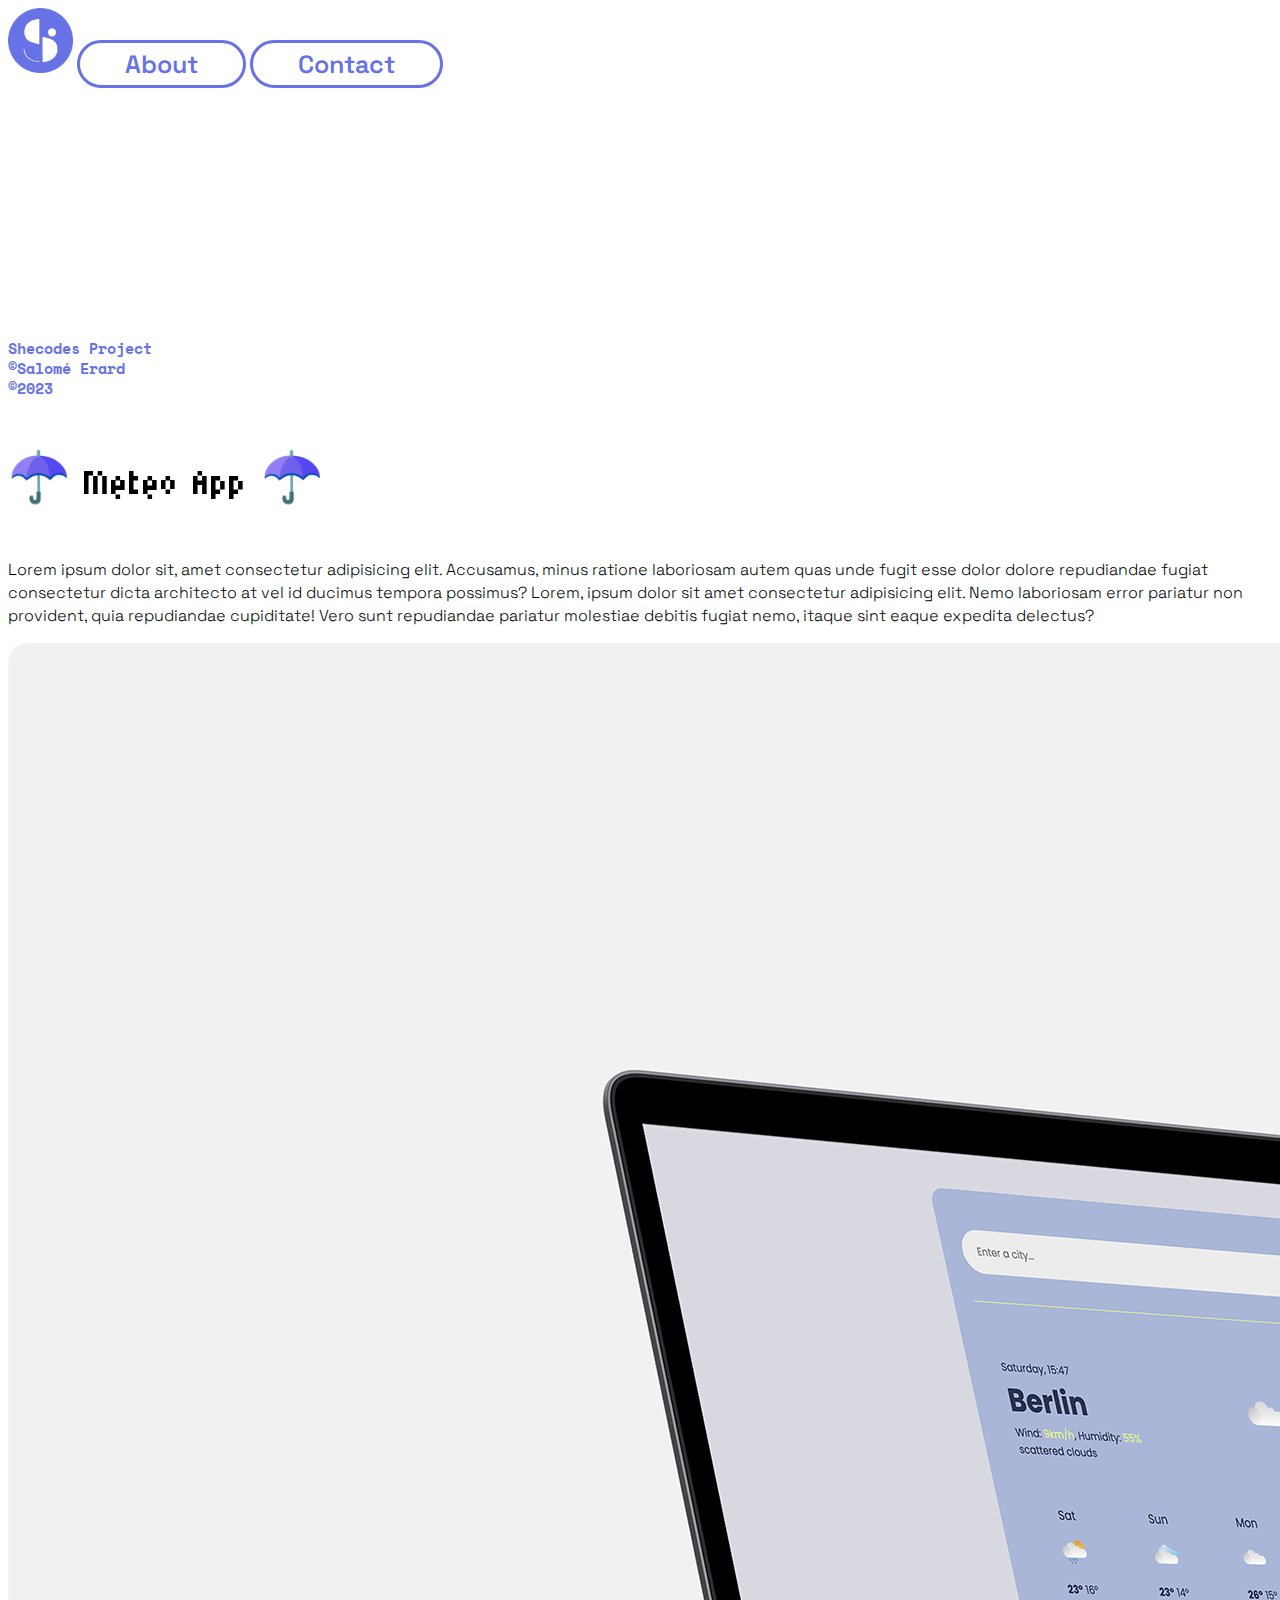
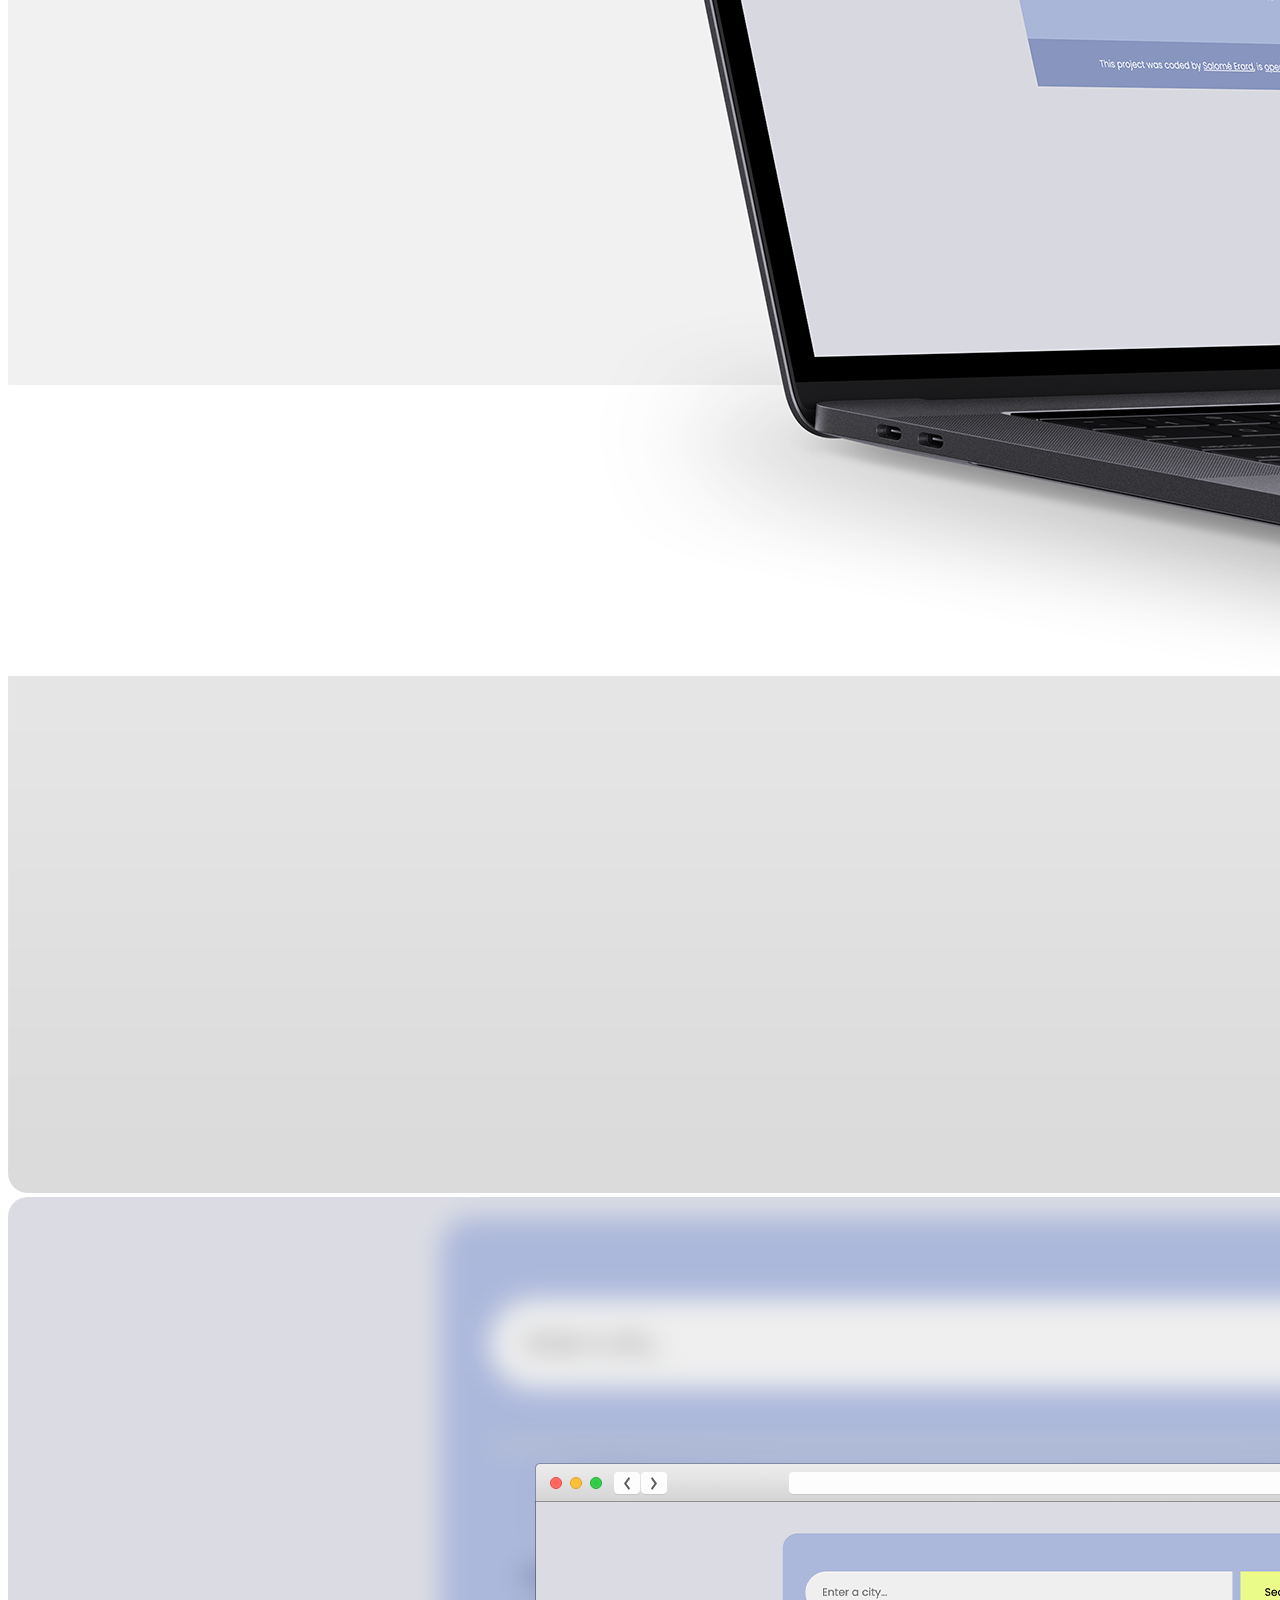
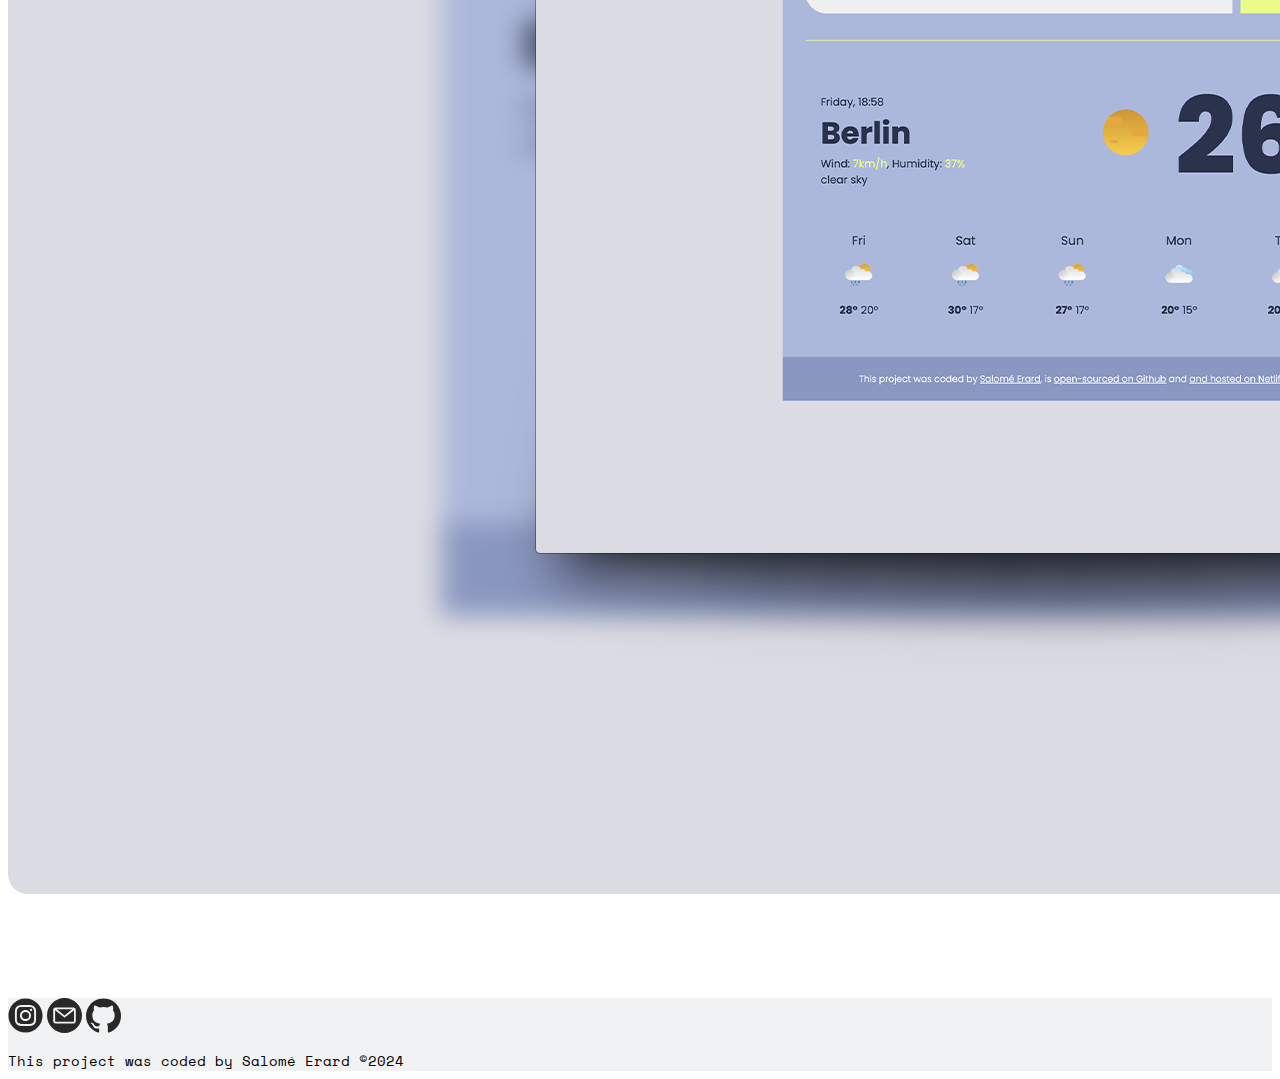
<file: meteo.html>
<!DOCTYPE html>
<html lang="en">
  <head>
    <meta
      name="description"
      content="Discover my latest front-end development project, a sleek and user-friendly meteo app providing real-time weather updates and forecasts. Made with Shecodes"
    />
    <meta charset="UTF-8" />
    <meta name="viewport" content="width=device-width, initial-scale=1.0" />
    <meta charset="UTF-8" />
    <meta name="viewport" content="width=device-width, initial-scale=1.0" />
    <link rel="shortcut icon" href="images/favicon.png" type="image/x-icon" />
    <link
      href="https://cdn.jsdelivr.net/npm/bootstrap@5.0.2/dist/css/bootstrap.min.css"
      rel="stylesheet"
      integrity="sha384-EVSTQN3/azprG1Anm3QDgpJLIm9Nao0Yz1ztcQTwFspd3yD65VohhpuuCOmLASjC"
      crossorigin="anonymous"
    />
    <link rel="preconnect" href="https://fonts.googleapis.com" />
    <link rel="preconnect" href="https://fonts.gstatic.com" crossorigin />
    <link
      href="https://fonts.googleapis.com/css2?family=Space+Grotesk:wght@300..700&display=swap"
      rel="stylesheet"
    />
    <link rel="preconnect" href="https://fonts.googleapis.com" />
    <link rel="preconnect" href="https://fonts.gstatic.com" crossorigin />
    <link
      href="https://fonts.googleapis.com/css2?family=Micro+5&family=Space+Grotesk:wght@300..700&display=swap"
      rel="stylesheet"
    />
    <link
      rel="stylesheet"
      href="https://fonts.googleapis.com/css2?family=Material+Symbols+Rounded:opsz,wght,FILL,GRAD@24,400,0,0"
    />
    <link rel="preconnect" href="https://fonts.googleapis.com" />
    <link rel="preconnect" href="https://fonts.gstatic.com" crossorigin />
    <link
      href="https://fonts.googleapis.com/css2?family=Space+Mono:ital,wght@0,400;0,700;1,400;1,700&display=swap"
      rel="stylesheet"
    />
    <link rel="stylesheet" href="styles/style.css" />
    <title>Meteo App — Salomé Erard</title>
  </head>
  <body>
    <header>
      <div class="mt-5 fixed-top">
        <div class="d-flex justify-content-between container align-middle">
          <a href="/#projects" title="Homepage">
            <img
              class="logo-homepage"
              src="images/favicon.png"
              alt="logo-homepage"
            />
          </a>
          <a href="/about.html" title="About me"><button>About</button></a>
          <a href="/contact.html" title="Contact me">
            <button>Contact</button>
          </a>
        </div>
      </div>
    </header>
    <section class="work">
      <div class="container">
        <div class="row">
          <div class="col-lg-3 social-media">
            <h6 class="mt-2">
              Shecodes Project <br />
              ©Salomé Erard <br />
              ©2023
            </h6>
          </div>
          <div class="col-lg-9 work-description">
            <h3>
              <span class="fs-2 text">☂️</span> Meteo App
              <span class="fs-2 text">☂️</span>
            </h3>
            <p>
              Lorem ipsum dolor sit, amet consectetur adipisicing elit.
              Accusamus, minus ratione laboriosam autem quas unde fugit esse
              dolor dolore repudiandae fugiat consectetur dicta architecto at
              vel id ducimus tempora possimus? Lorem, ipsum dolor sit amet
              consectetur adipisicing elit. Nemo laboriosam error pariatur non
              provident, quia repudiandae cupiditate! Vero sunt repudiandae
              pariatur molestiae debitis fugiat nemo, itaque sint eaque expedita
              delectus?
            </p>
          </div>
        </div>
        <div class="row mt-5">
          <div class="col-lg-6">
            <img
              src="/images/meteo/mockup_meteoapp.png"
              alt="Laptop screen mockup"
              class="work-image img-fluid mb-4"
            />
          </div>
          <div class="col-lg-6">
            <img
              src="/images/meteo/meteoapp_screen.png"
              alt="Screen mockup"
              class="work-image img-fluid border mb-4"
            />
          </div>
        </div>
      </div>
    </section>
    <footer>
      <div class="text-center">
        <a
          href="https://www.instagram.com/salomerard/?hl=fr"
          title="Instagram"
          target="_blank"
          ><img
            src="images/icons/instagram.svg"
            alt="instagram-icon"
            width="35"
            class="social-media-footer mt-5 ms-2 me-2"
        /></a>
        <a
          href="mailto:salomerard@gmail.com"
          title="Email Address"
          target="_blank"
          ><img
            src="images/icons/email (1) 2.svg"
            alt="email-icon"
            width="35"
            class="social-media-footer mt-5 ms-2 me-2"
        /></a>
        <a
          href="https://github.com/salomeIsCoding"
          title="Github"
          target="_blank"
          ><img
            src="images/icons/github-logo-footer.svg"
            alt="github-icon"
            width="35"
            class="social-media-footer mt-5 ms-2 me-2"
        /></a>
      </div>
      <p class="p-5 text-center text-dark">
        This project was coded by Salomé Erard ©2024
      </p>
    </footer>
  </body>
</html>
</file>
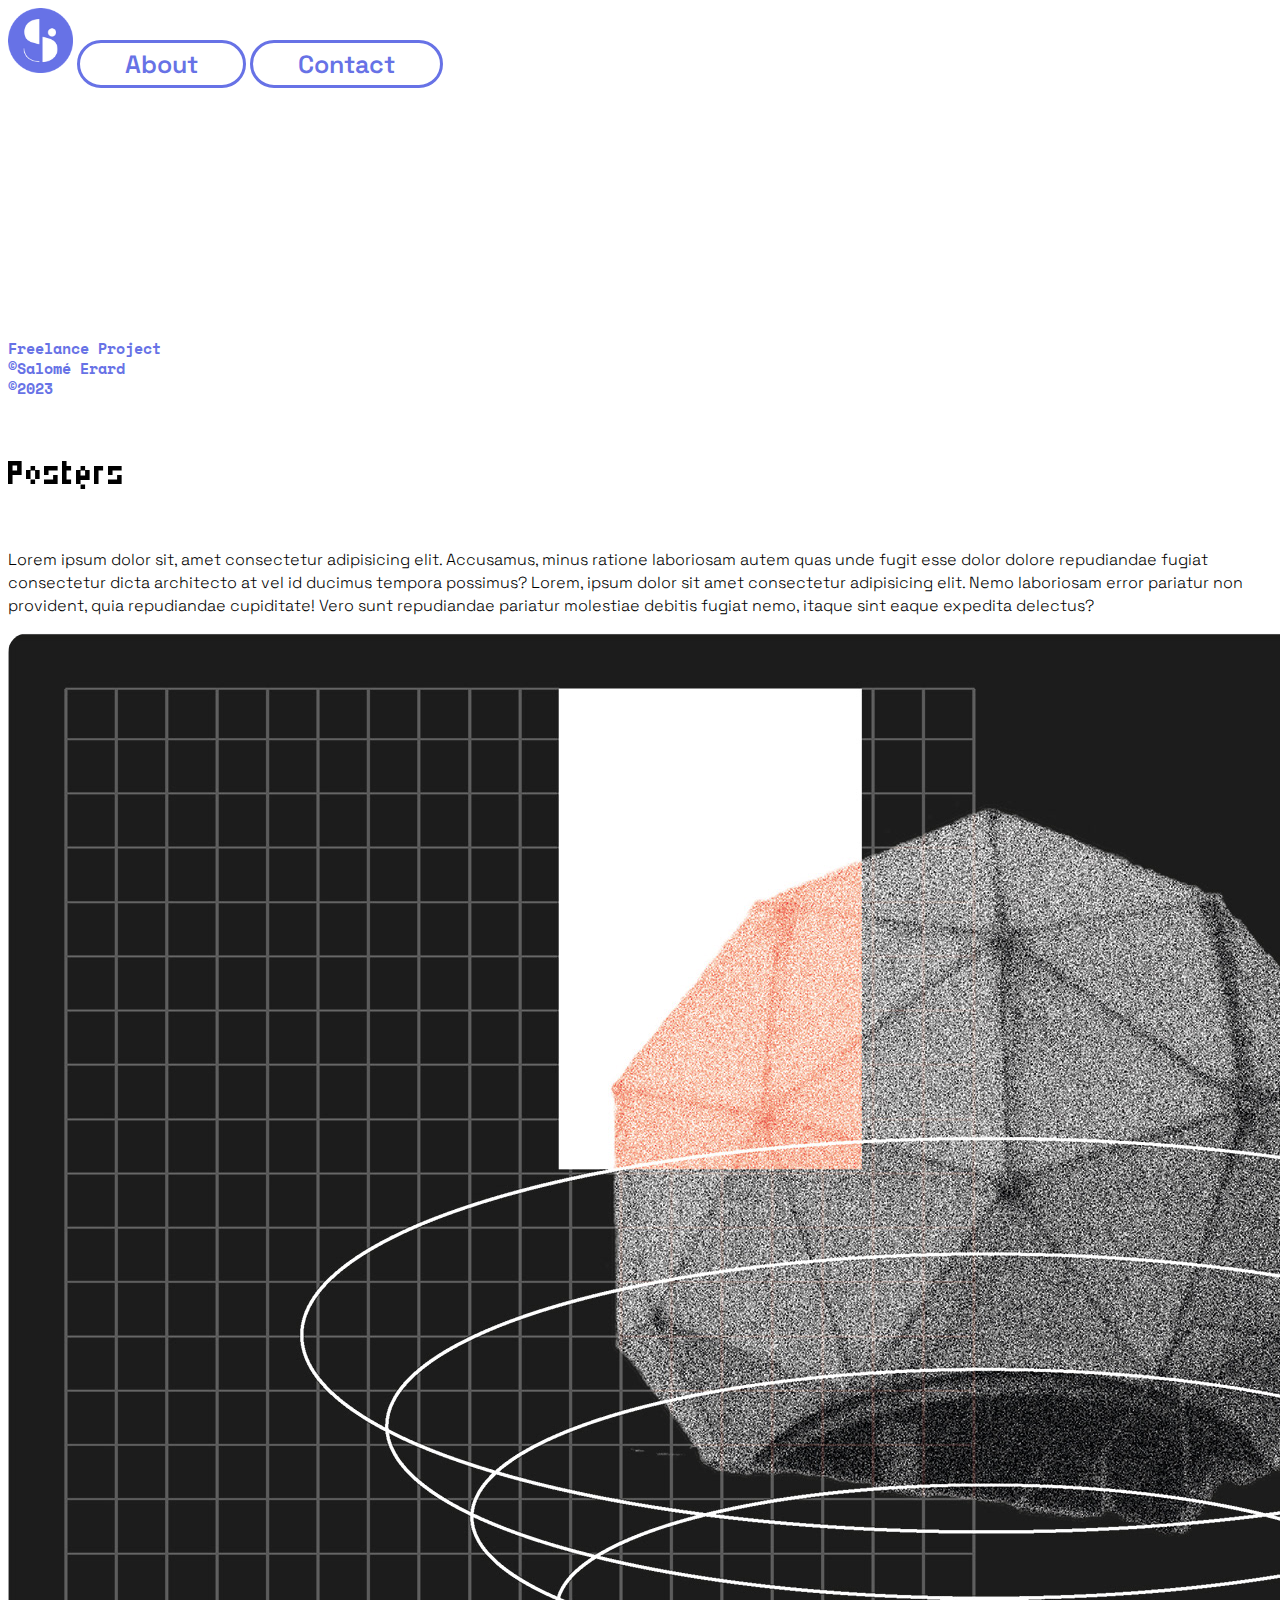
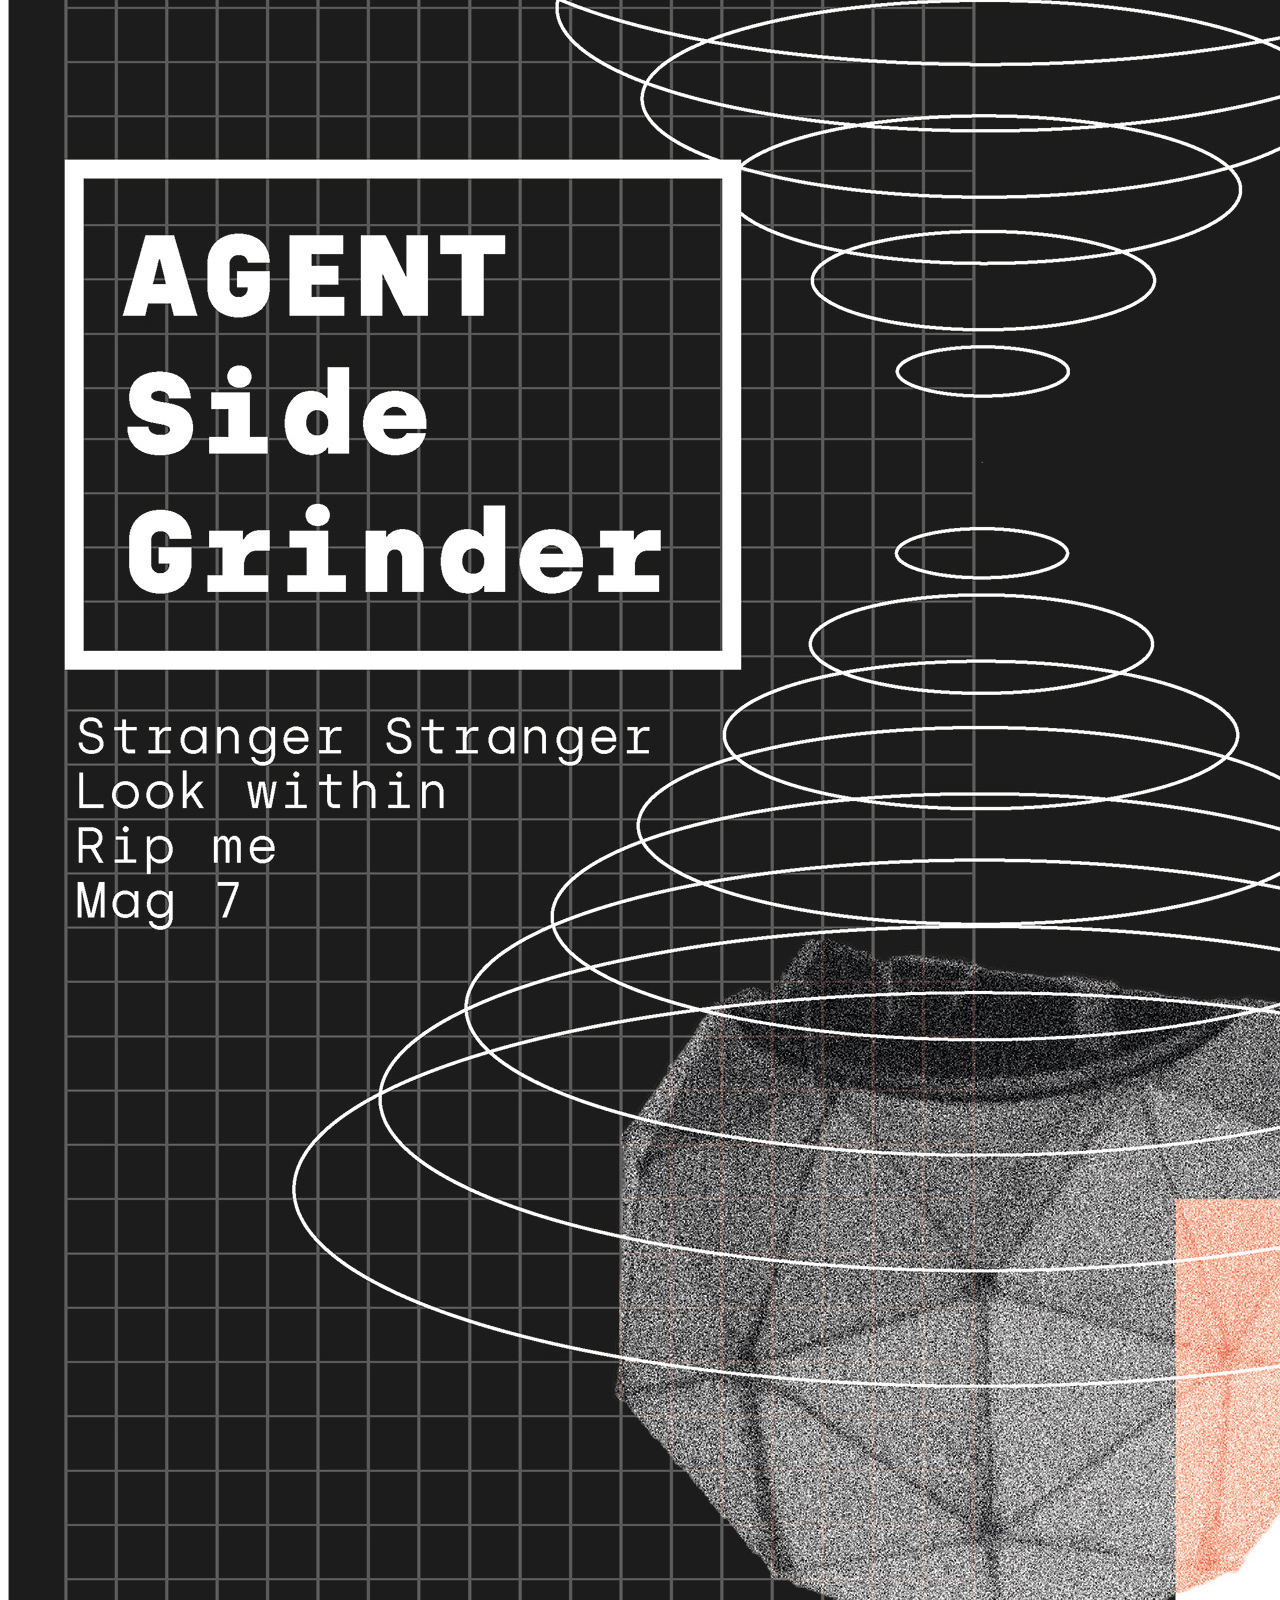
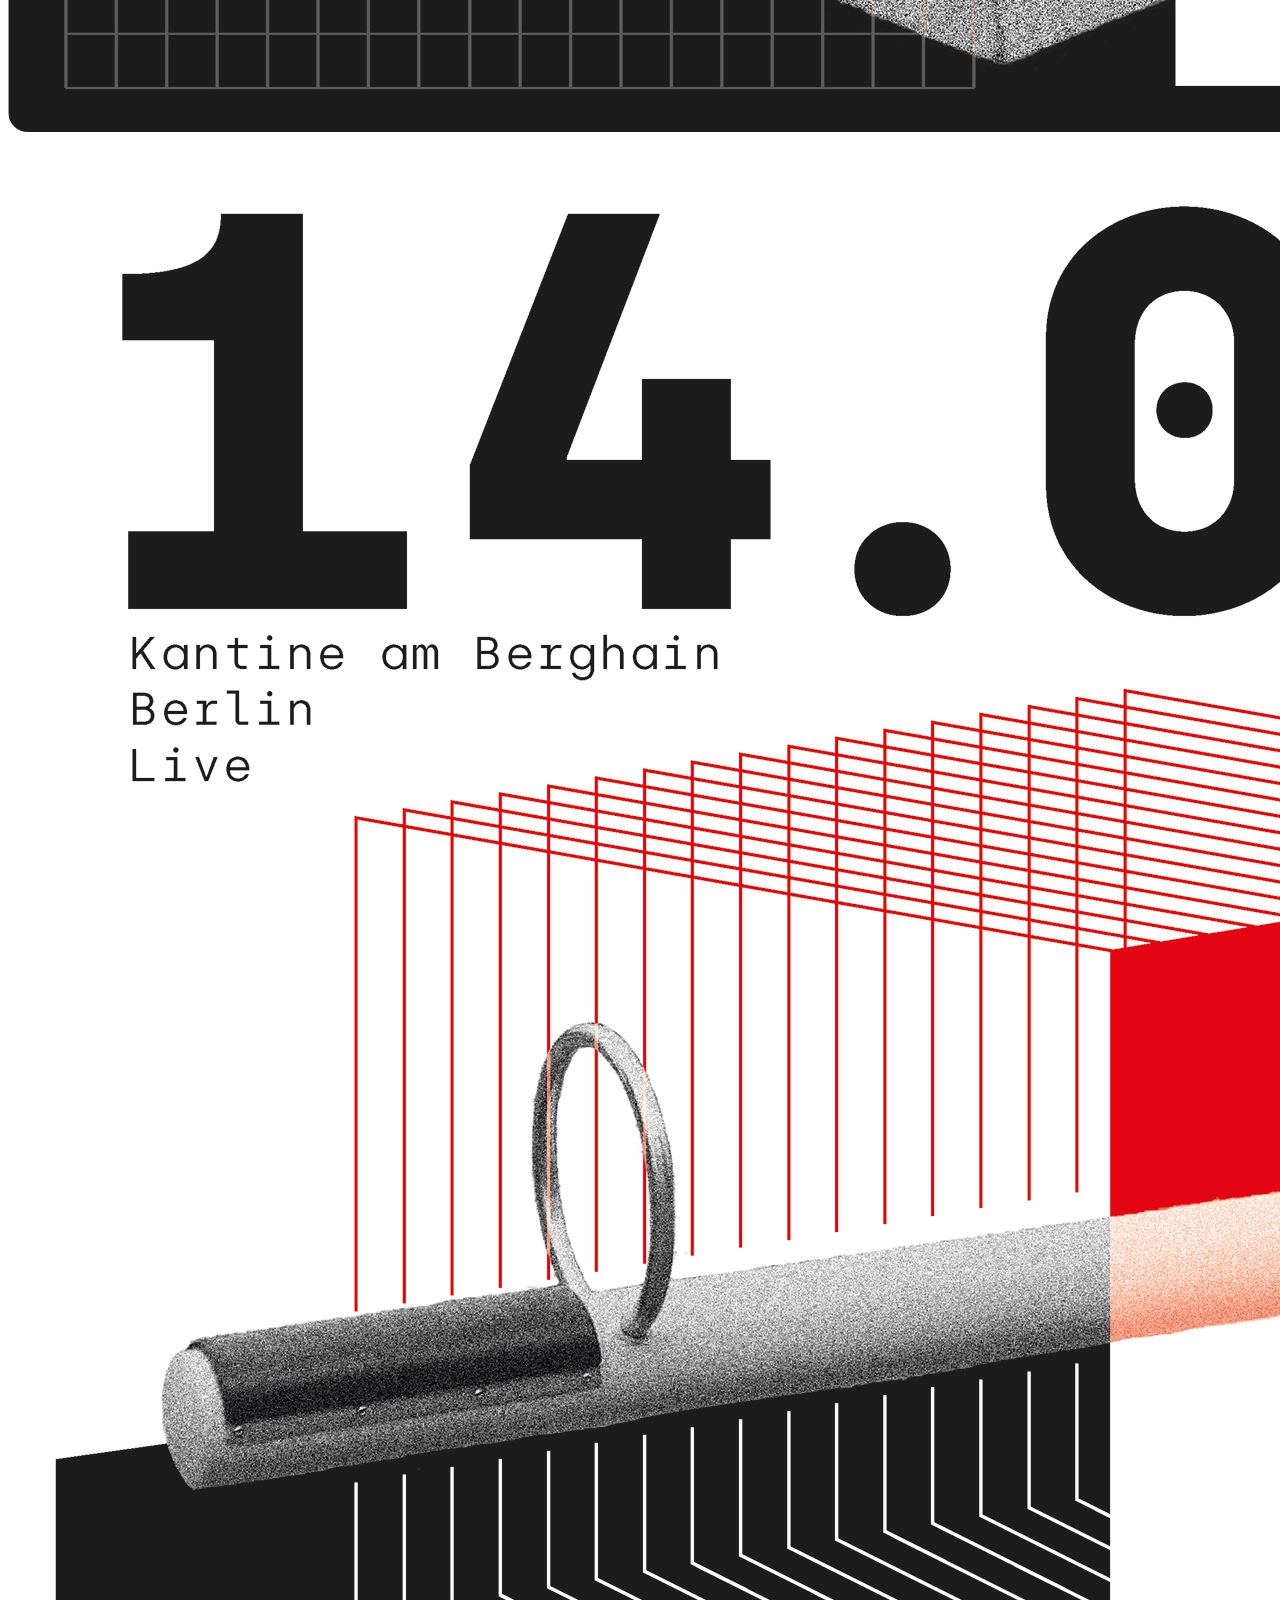
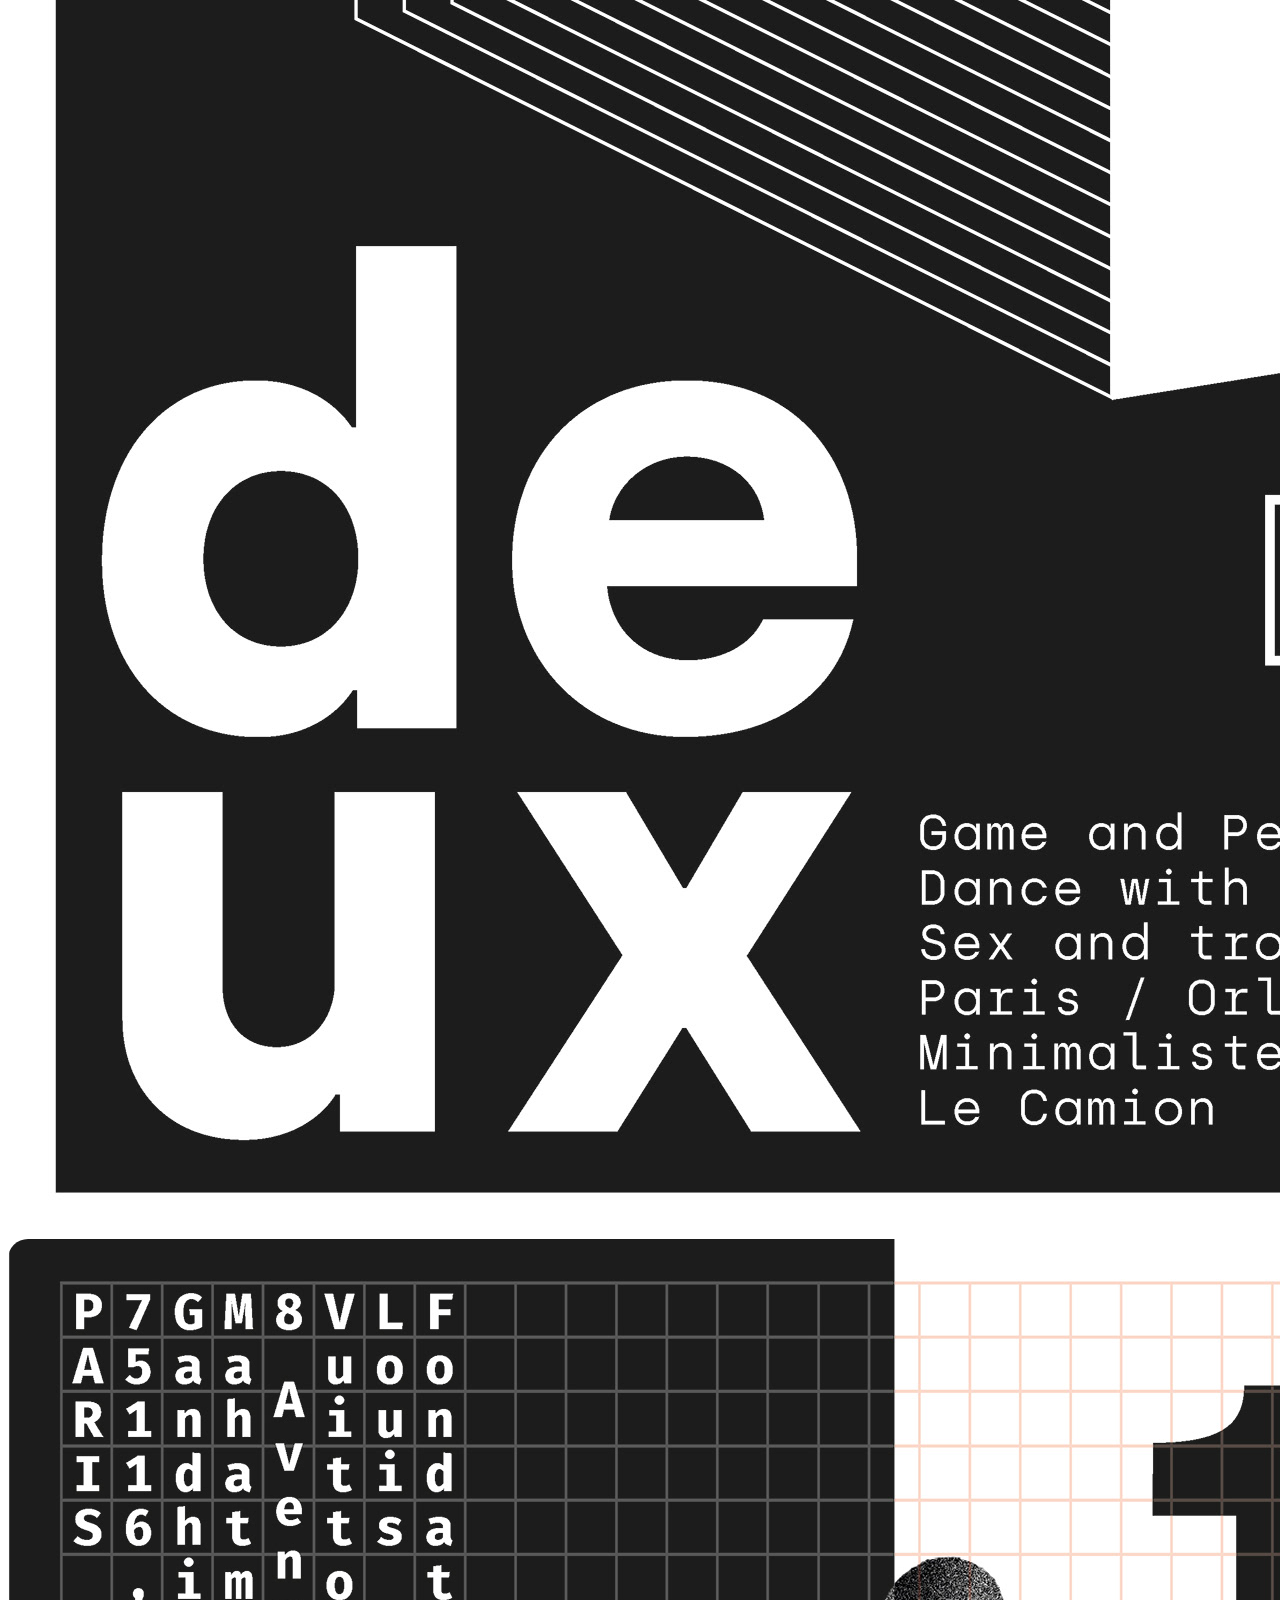
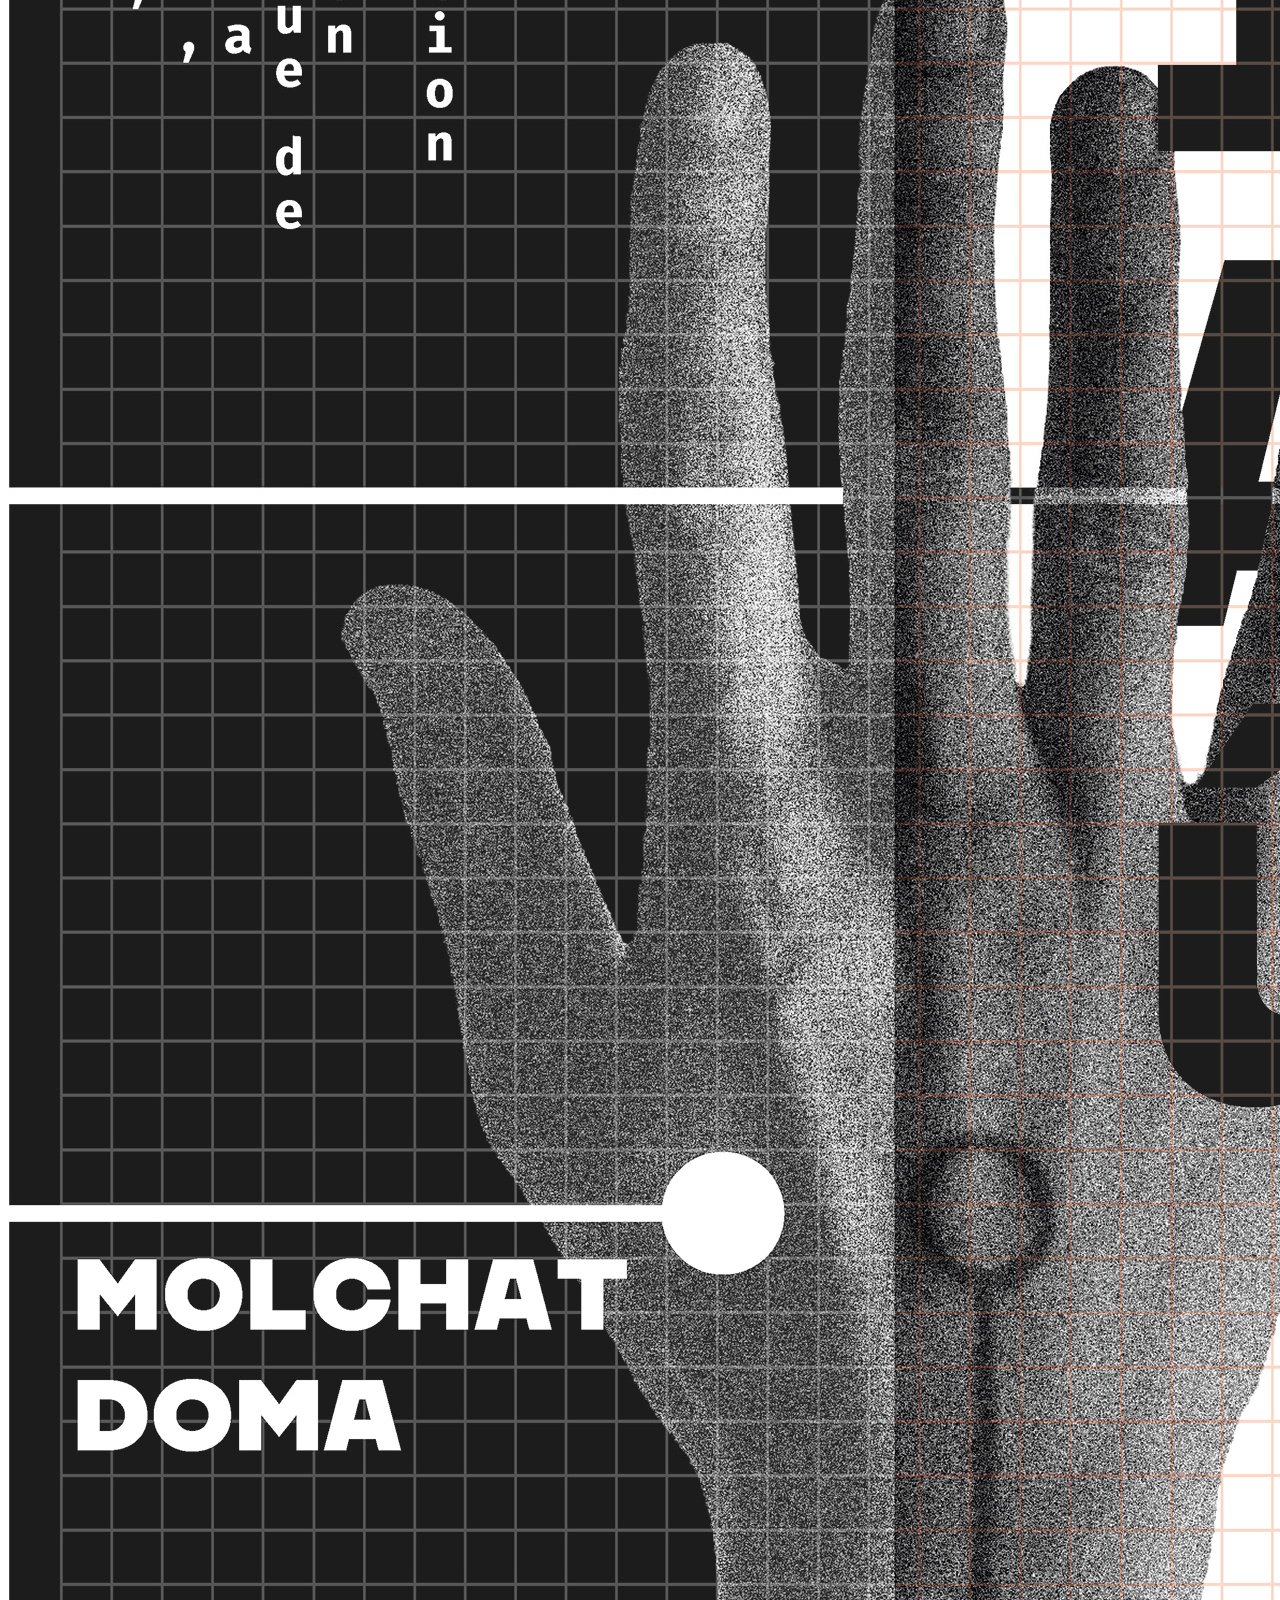
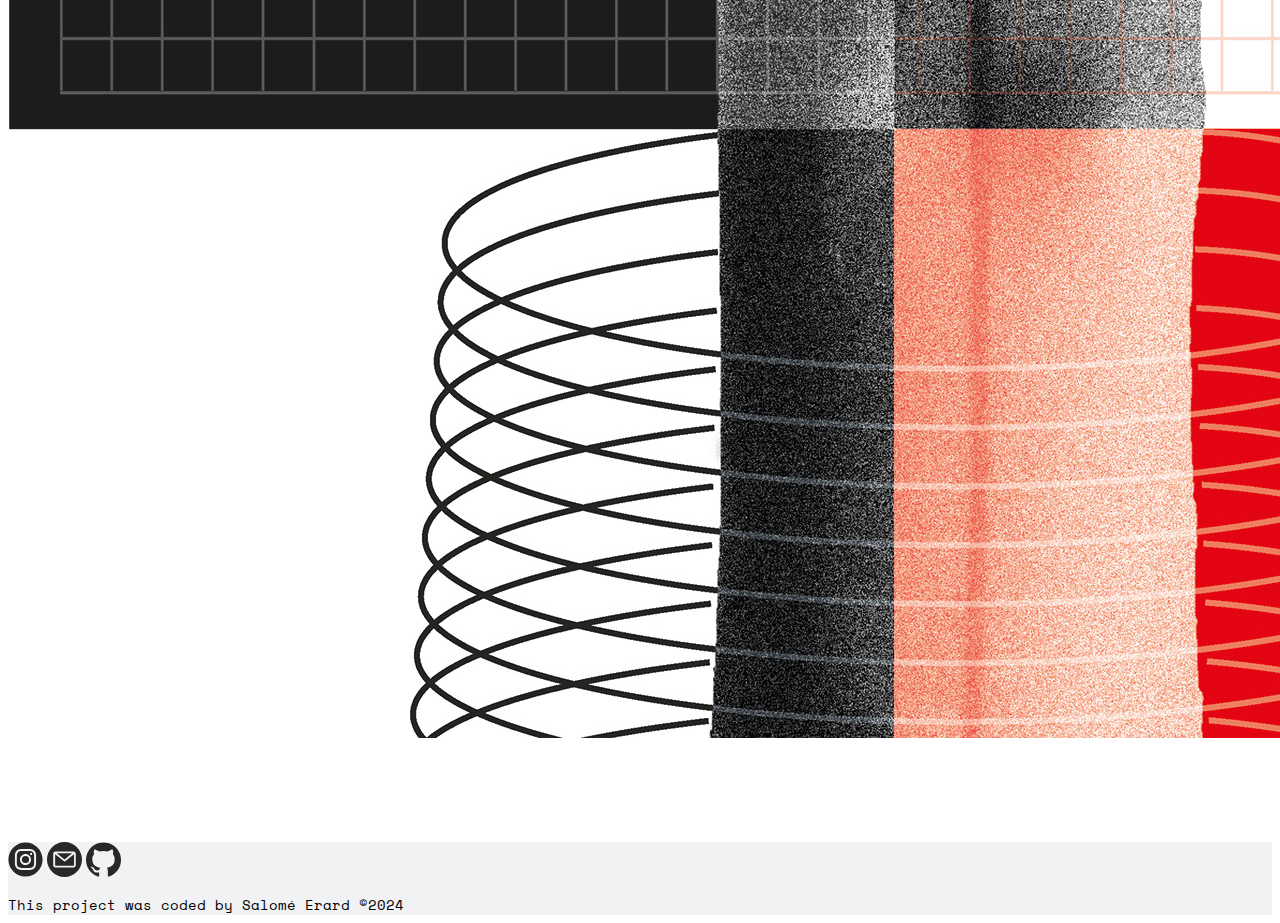
<file: poster.html>
<!DOCTYPE html>
<html lang="en">
  <head>
    <meta
      name="description"
      content="How to best represent three bands from the dark/new wave genre.
By creating these three posters, I was able to create a pocket universe of this musical genre,
using photography and vector graphics."
    />
    <meta charset="UTF-8" />
    <meta name="viewport" content="width=device-width, initial-scale=1.0" />
    <meta charset="UTF-8" />
    <meta name="viewport" content="width=device-width, initial-scale=1.0" />
    <link rel="shortcut icon" href="images/favicon.png" type="image/x-icon" />
    <link
      href="https://cdn.jsdelivr.net/npm/bootstrap@5.0.2/dist/css/bootstrap.min.css"
      rel="stylesheet"
      integrity="sha384-EVSTQN3/azprG1Anm3QDgpJLIm9Nao0Yz1ztcQTwFspd3yD65VohhpuuCOmLASjC"
      crossorigin="anonymous"
    />
    <link rel="preconnect" href="https://fonts.googleapis.com" />
    <link rel="preconnect" href="https://fonts.gstatic.com" crossorigin />
    <link
      href="https://fonts.googleapis.com/css2?family=Space+Grotesk:wght@300..700&display=swap"
      rel="stylesheet"
    />
    <link rel="preconnect" href="https://fonts.googleapis.com" />
    <link rel="preconnect" href="https://fonts.gstatic.com" crossorigin />
    <link
      href="https://fonts.googleapis.com/css2?family=Micro+5&family=Space+Grotesk:wght@300..700&display=swap"
      rel="stylesheet"
    />
    <link
      rel="stylesheet"
      href="https://fonts.googleapis.com/css2?family=Material+Symbols+Rounded:opsz,wght,FILL,GRAD@24,400,0,0"
    />
    <link rel="preconnect" href="https://fonts.googleapis.com" />
    <link rel="preconnect" href="https://fonts.gstatic.com" crossorigin />
    <link
      href="https://fonts.googleapis.com/css2?family=Space+Mono:ital,wght@0,400;0,700;1,400;1,700&display=swap"
      rel="stylesheet"
    />
    <link rel="stylesheet" href="styles/style.css" />
    <title>Posters — Salomé Erard</title>
  </head>
  <body>
    <header>
      <div class="mt-5 fixed-top">
        <div class="d-flex justify-content-between container align-middle">
          <a href="/#projects" title="Homepage">
            <img
              class="logo-homepage"
              src="images/favicon.png"
              alt="logo-homepage"
            />
          </a>
          <a href="/about.html" title="About me"><button>About</button></a>
          <a href="/contact.html" title="Contact me">
            <button>Contact</button>
          </a>
        </div>
      </div>
    </header>
    <section class="work">
      <div class="container">
        <div class="row">
          <div class="col-lg-3 social-media">
            <h6 class="mt-2">
              Freelance Project <br />
              ©Salomé Erard <br />
              ©2023
            </h6>
          </div>
          <div class="col-lg-9 work-description">
            <h3>Posters</h3>
            <p>
              Lorem ipsum dolor sit, amet consectetur adipisicing elit.
              Accusamus, minus ratione laboriosam autem quas unde fugit esse
              dolor dolore repudiandae fugiat consectetur dicta architecto at
              vel id ducimus tempora possimus? Lorem, ipsum dolor sit amet
              consectetur adipisicing elit. Nemo laboriosam error pariatur non
              provident, quia repudiandae cupiditate! Vero sunt repudiandae
              pariatur molestiae debitis fugiat nemo, itaque sint eaque expedita
              delectus?
            </p>
          </div>
        </div>
        <div class="row mt-5">
          <div class="col-lg-4">
            <img
              src="/images/posters/poster3.jpg"
              alt="Poster image"
              class="work-image img-fluid mb-4"
            />
          </div>
          <div class="col-lg-4">
            <img
              src="/images/posters/poster1.jpg"
              alt="Poster image"
              class="work-image img-fluid border mb-4"
            />
          </div>
          <div class="col-lg-4">
            <img
              src="/images/posters/poster2.jpg"
              alt="Poster image"
              class="work-image img-fluid border mb-4"
            />
          </div>
        </div>
      </div>
    </section>
    <footer>
      <div class="text-center">
        <a
          href="https://www.instagram.com/salomerard/?hl=fr"
          title="Instagram"
          target="_blank"
          ><img
            src="images/icons/instagram.svg"
            alt="instagram-icon"
            width="35"
            class="social-media-footer mt-5 ms-2 me-2"
        /></a>
        <a
          href="mailto:salomerard@gmail.com"
          title="Email Address"
          target="_blank"
          ><img
            src="images/icons/email (1) 2.svg"
            alt="email-icon"
            width="35"
            class="social-media-footer mt-5 ms-2 me-2"
        /></a>
        <a
          href="https://github.com/salomeIsCoding"
          title="Github"
          target="_blank"
          ><img
            src="images/icons/github-logo-footer.svg"
            alt="github-icon"
            width="35"
            class="social-media-footer mt-5 ms-2 me-2"
        /></a>
      </div>
      <p class="p-5 text-center text-dark">
        This project was coded by Salomé Erard ©2024
      </p>
    </footer>
  </body>
</html>
</file>
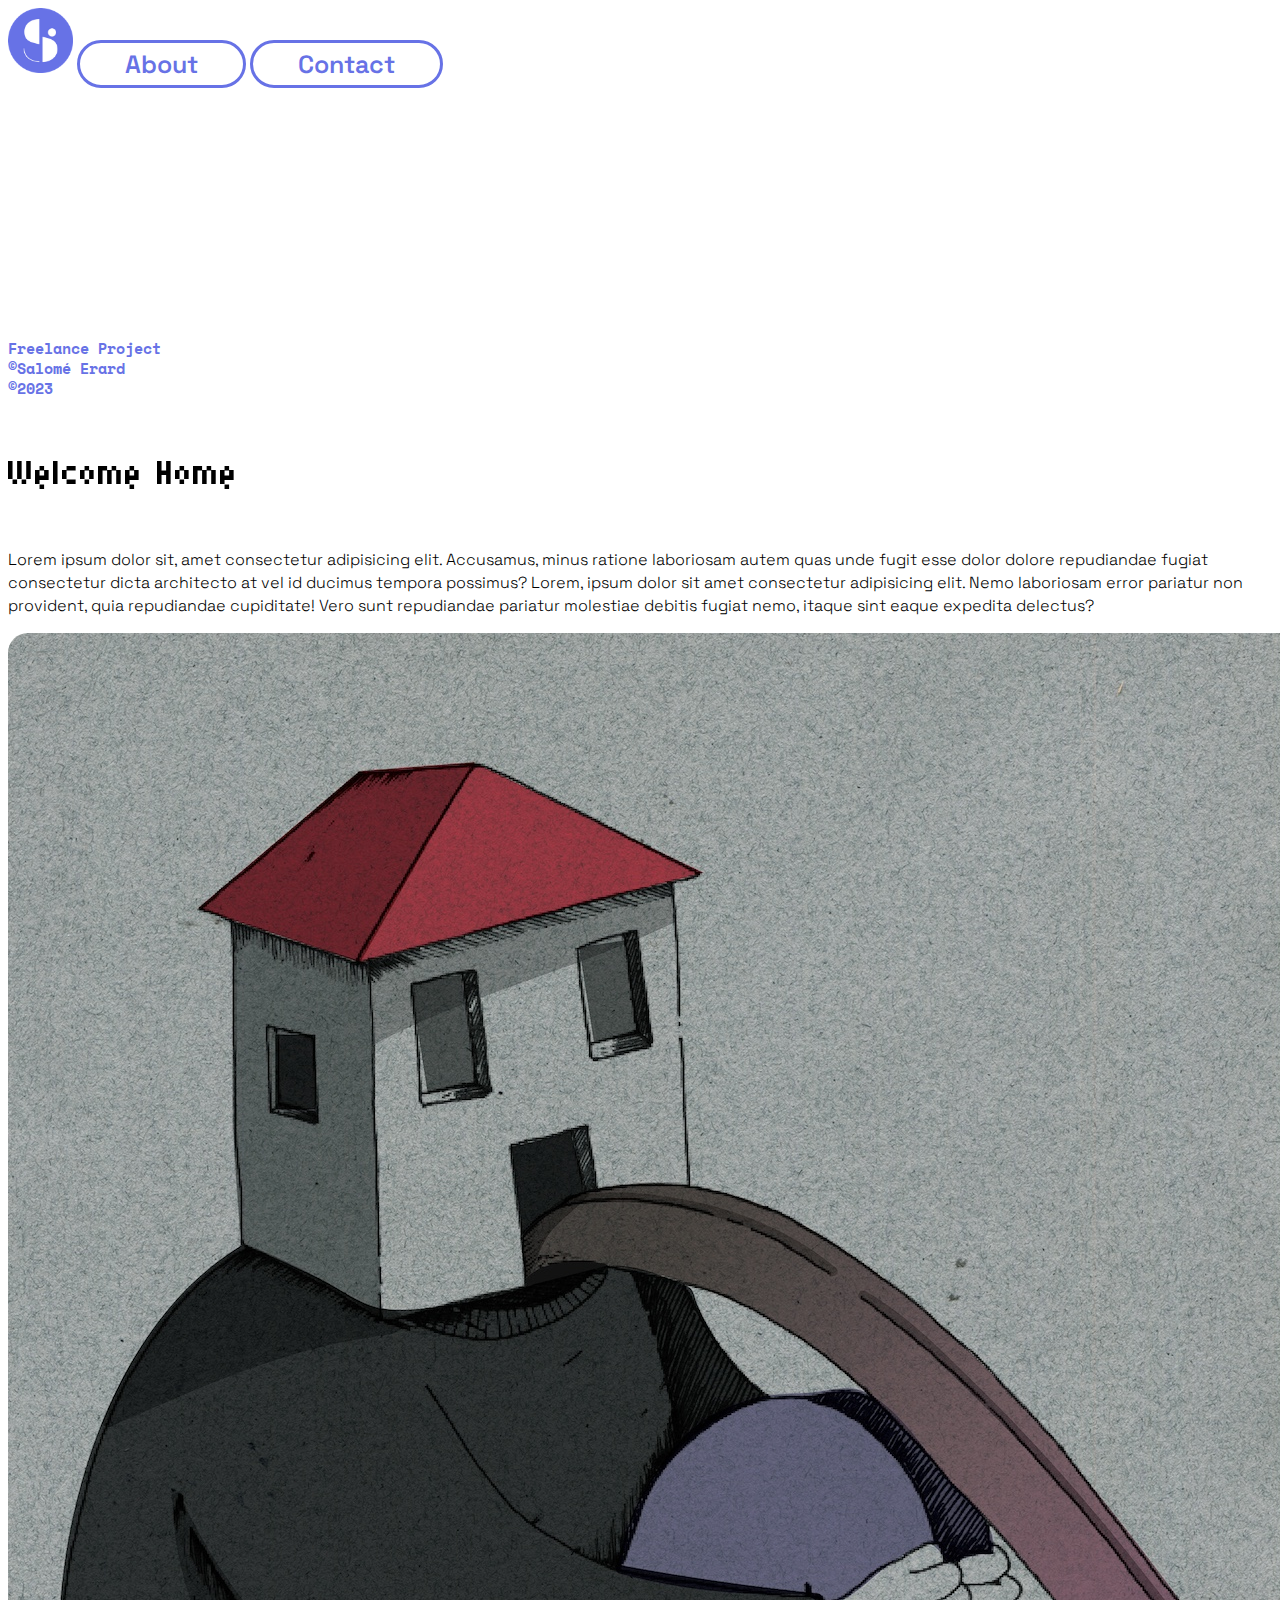
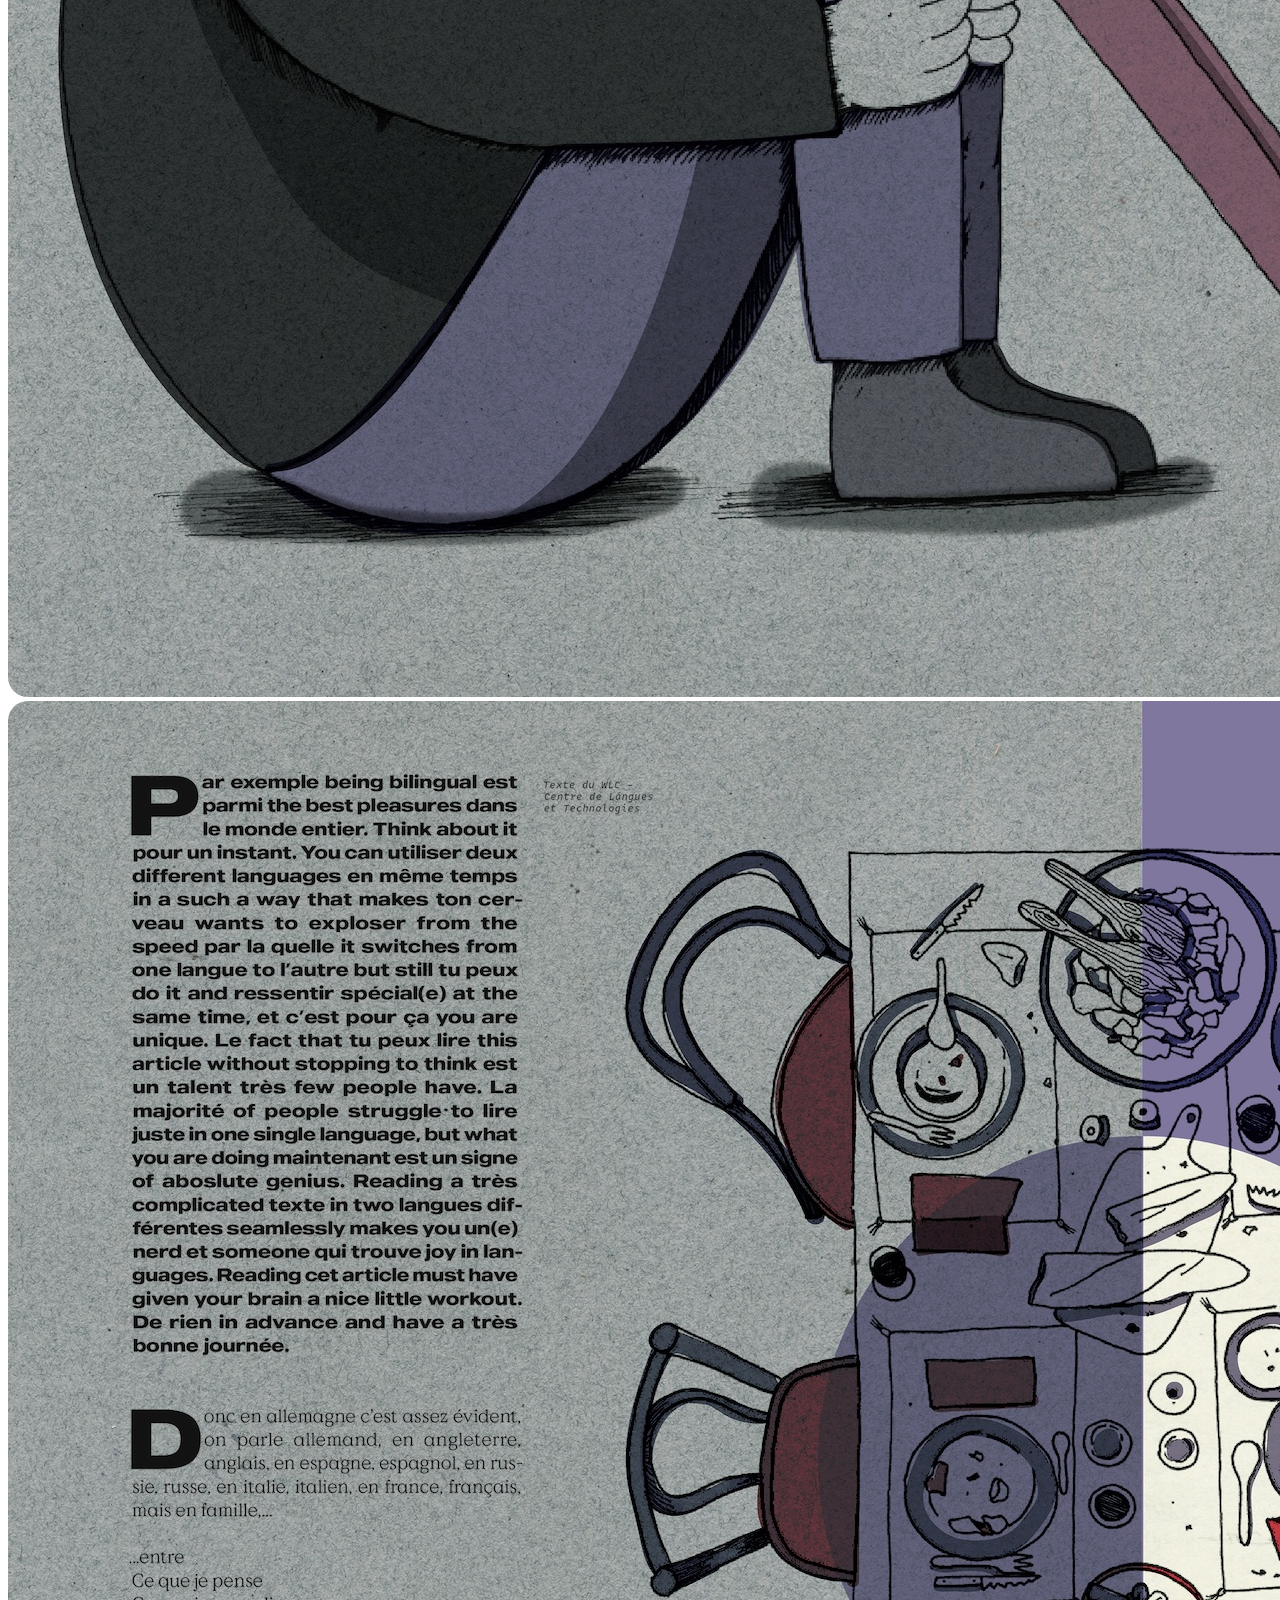
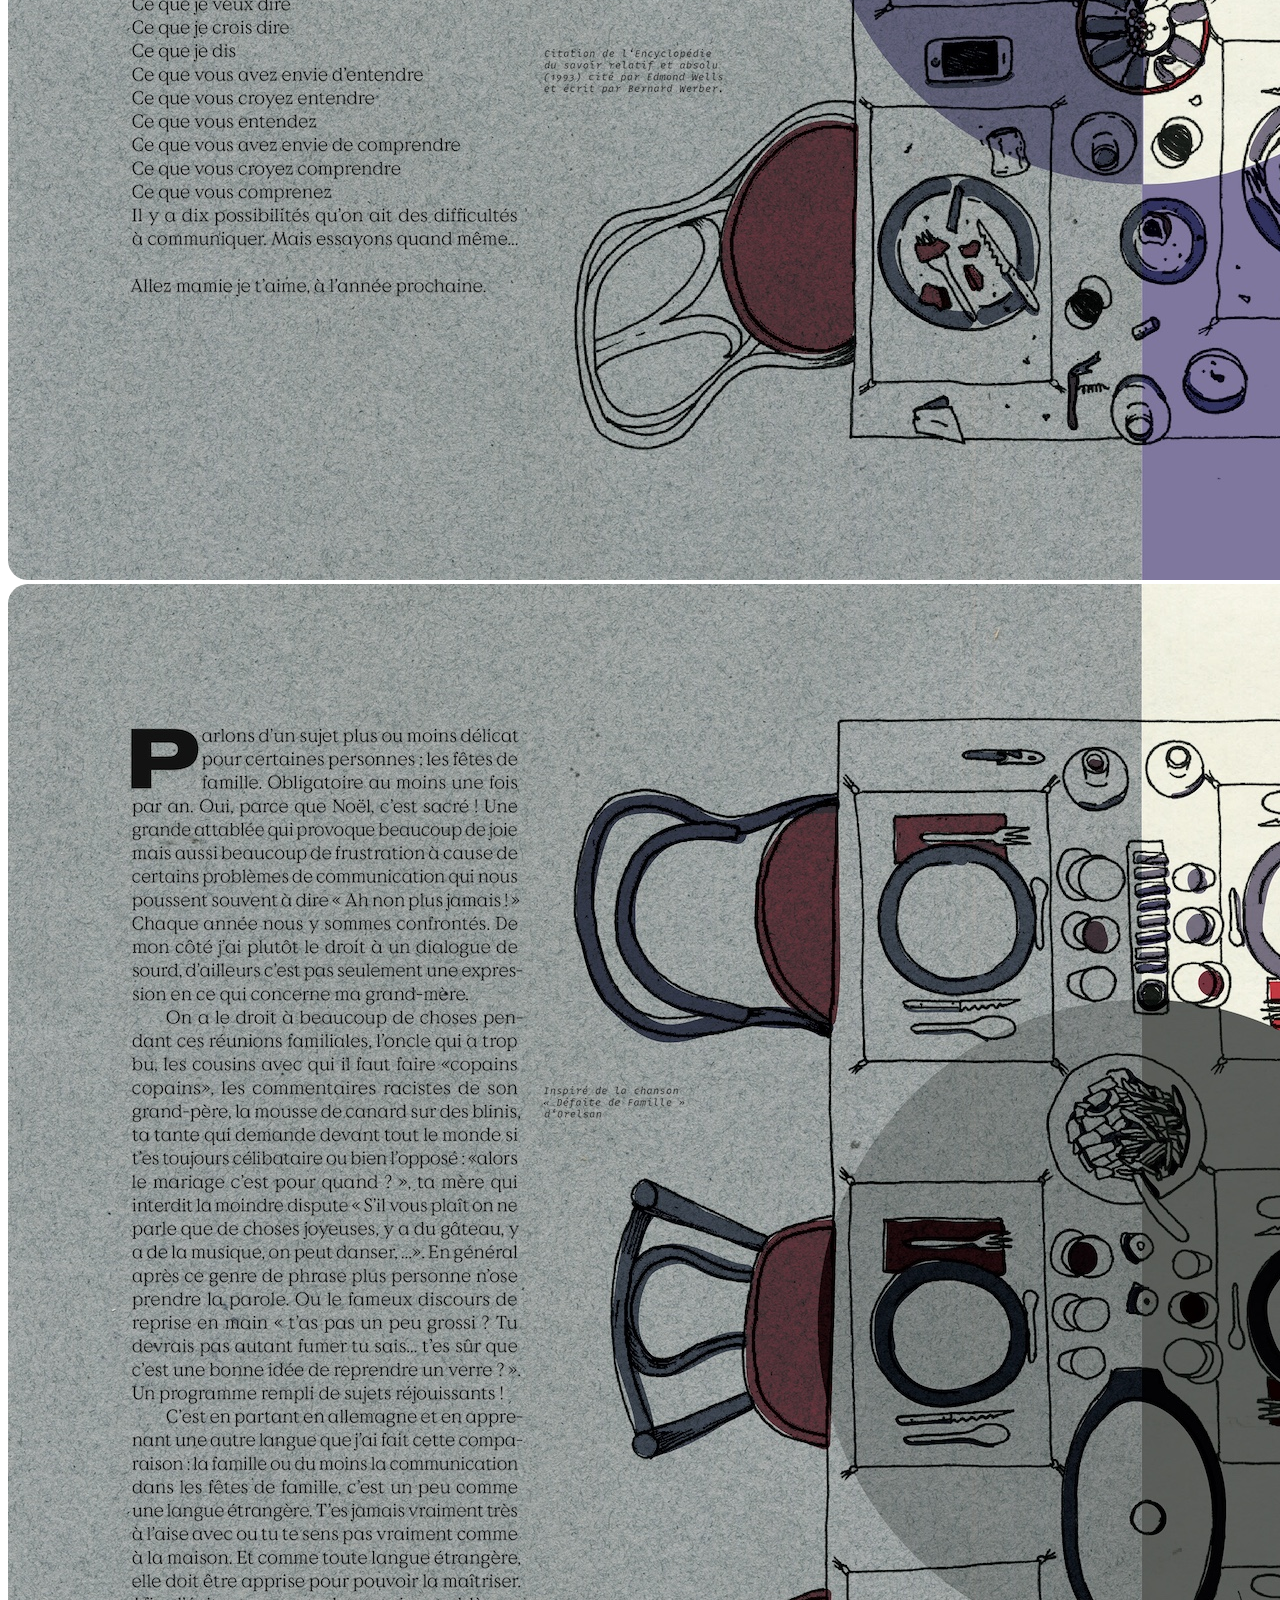
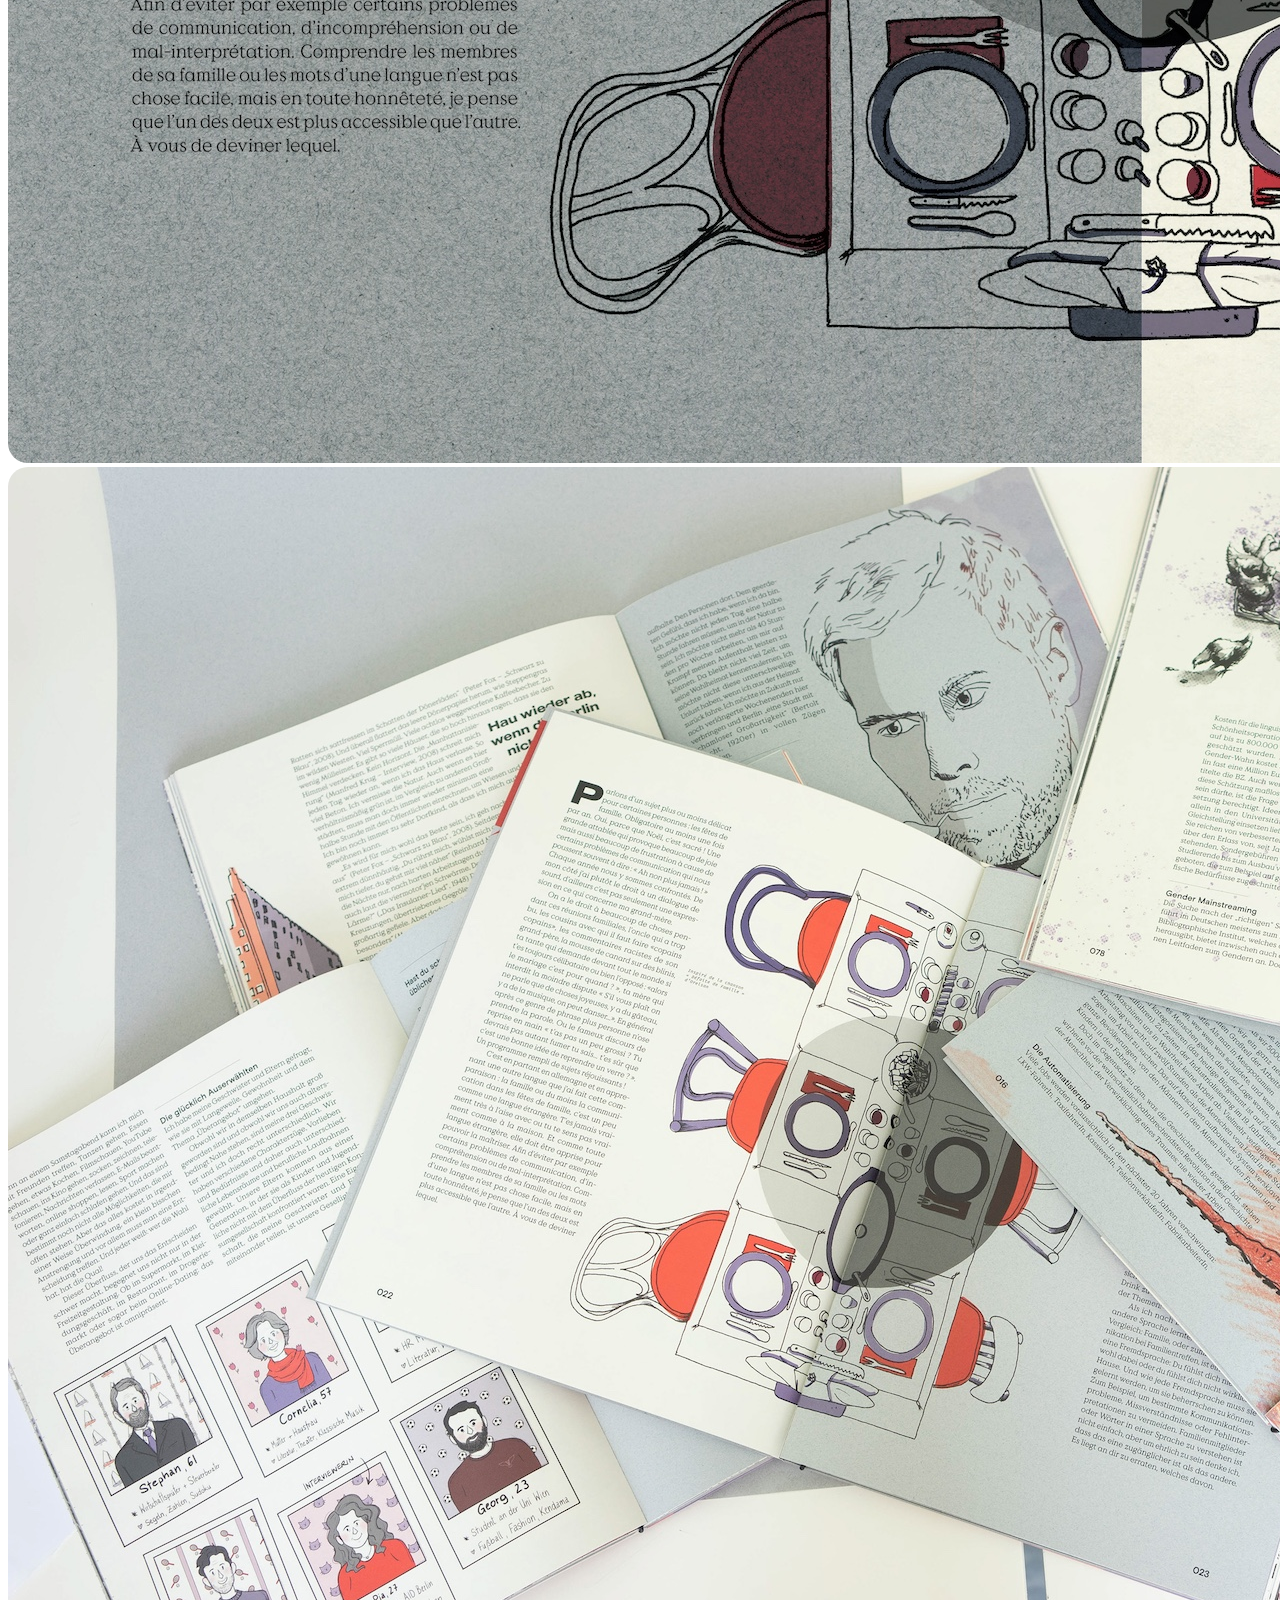
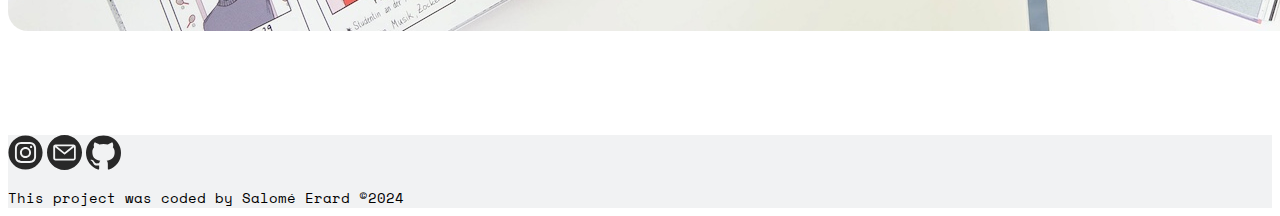
<file: schweinehund.html>
<!DOCTYPE html>
<html lang="en">
  <head>
    <meta
      name="description"
      content="Writing a text on the theme of laziness & no desire and designing editorial illustrations in line with it."
    />
    <meta charset="UTF-8" />
    <meta name="viewport" content="width=device-width, initial-scale=1.0" />
    <meta charset="UTF-8" />
    <meta name="viewport" content="width=device-width, initial-scale=1.0" />
    <link rel="shortcut icon" href="images/favicon.png" type="image/x-icon" />
    <link
      href="https://cdn.jsdelivr.net/npm/bootstrap@5.0.2/dist/css/bootstrap.min.css"
      rel="stylesheet"
      integrity="sha384-EVSTQN3/azprG1Anm3QDgpJLIm9Nao0Yz1ztcQTwFspd3yD65VohhpuuCOmLASjC"
      crossorigin="anonymous"
    />
    <link rel="preconnect" href="https://fonts.googleapis.com" />
    <link rel="preconnect" href="https://fonts.gstatic.com" crossorigin />
    <link
      href="https://fonts.googleapis.com/css2?family=Space+Grotesk:wght@300..700&display=swap"
      rel="stylesheet"
    />
    <link rel="preconnect" href="https://fonts.googleapis.com" />
    <link rel="preconnect" href="https://fonts.gstatic.com" crossorigin />
    <link
      href="https://fonts.googleapis.com/css2?family=Micro+5&family=Space+Grotesk:wght@300..700&display=swap"
      rel="stylesheet"
    />
    <link
      rel="stylesheet"
      href="https://fonts.googleapis.com/css2?family=Material+Symbols+Rounded:opsz,wght,FILL,GRAD@24,400,0,0"
    />
    <link rel="preconnect" href="https://fonts.googleapis.com" />
    <link rel="preconnect" href="https://fonts.gstatic.com" crossorigin />
    <link
      href="https://fonts.googleapis.com/css2?family=Space+Mono:ital,wght@0,400;0,700;1,400;1,700&display=swap"
      rel="stylesheet"
    />
    <link rel="stylesheet" href="styles/style.css" />
    <title>Schweinehund — Salomé Erard</title>
  </head>
  <body>
    <header>
      <div class="mt-5 fixed-top">
        <div class="d-flex justify-content-between container align-middle">
          <a href="/#projects" title="Homepage">
            <img
              class="logo-homepage"
              src="images/favicon.png"
              alt="logo-homepage"
            />
          </a>
          <a href="/about.html" title="About me"><button>About</button></a>
          <a href="/contact.html" title="Contact me">
            <button>Contact</button>
          </a>
        </div>
      </div>
    </header>
    <section class="work">
      <div class="container">
        <div class="row">
          <div class="col-lg-3 social-media">
            <h6 class="mt-2">
              Freelance Project <br />
              ©Salomé Erard <br />
              ©2023
            </h6>
          </div>
          <div class="col-lg-9 work-description">
            <h3>Welcome Home</h3>
            <p>
              Lorem ipsum dolor sit, amet consectetur adipisicing elit.
              Accusamus, minus ratione laboriosam autem quas unde fugit esse
              dolor dolore repudiandae fugiat consectetur dicta architecto at
              vel id ducimus tempora possimus? Lorem, ipsum dolor sit amet
              consectetur adipisicing elit. Nemo laboriosam error pariatur non
              provident, quia repudiandae cupiditate! Vero sunt repudiandae
              pariatur molestiae debitis fugiat nemo, itaque sint eaque expedita
              delectus?
            </p>
          </div>
        </div>
        <div class="row mt-5">
          <div class="col-lg">
            <img
              src="/images/schweinehund/cover.jpg"
              alt="Double page of the magazine"
              class="work-image img-fluid mb-4"
            />
          </div>
        </div>
        <div class="row">
          <div class="col-lg-6">
            <img
              src="/images/schweinehund/tisch1.jpg"
              alt="Double page of the magazine"
              class="work-image img-fluid mb-4"
            />
          </div>
          <div class="col-lg-6">
            <img
              src="/images/schweinehund/tisch2.jpg"
              alt="Double page of the magazine"
              class="work-image img-fluid mb-4"
            />
          </div>
        </div>
        <div class="row">
          <div class="col-lg">
            <img
              src="/images/schweinehund/mockup.jpg"
              alt="Magazine Mockup"
              class="work-image img-fluid mb-4"
            />
          </div>
        </div>
      </div>
    </section>
    <footer>
      <div class="text-center">
        <a
          href="https://www.instagram.com/salomerard/?hl=fr"
          title="Instagram"
          target="_blank"
          ><img
            src="images/icons/instagram.svg"
            alt="instagram-icon"
            width="35"
            class="social-media-footer mt-5 ms-2 me-2"
        /></a>
        <a
          href="mailto:salomerard@gmail.com"
          title="Email Address"
          target="_blank"
          ><img
            src="images/icons/email (1) 2.svg"
            alt="email-icon"
            width="35"
            class="social-media-footer mt-5 ms-2 me-2"
        /></a>
        <a
          href="https://github.com/salomeIsCoding"
          title="Github"
          target="_blank"
          ><img
            src="images/icons/github-logo-footer.svg"
            alt="github-icon"
            width="35"
            class="social-media-footer mt-5 ms-2 me-2"
        /></a>
      </div>
      <p class="p-5 text-center text-dark">
        This project was coded by Salomé Erard ©2024
      </p>
    </footer>
  </body>
</html>
</file>
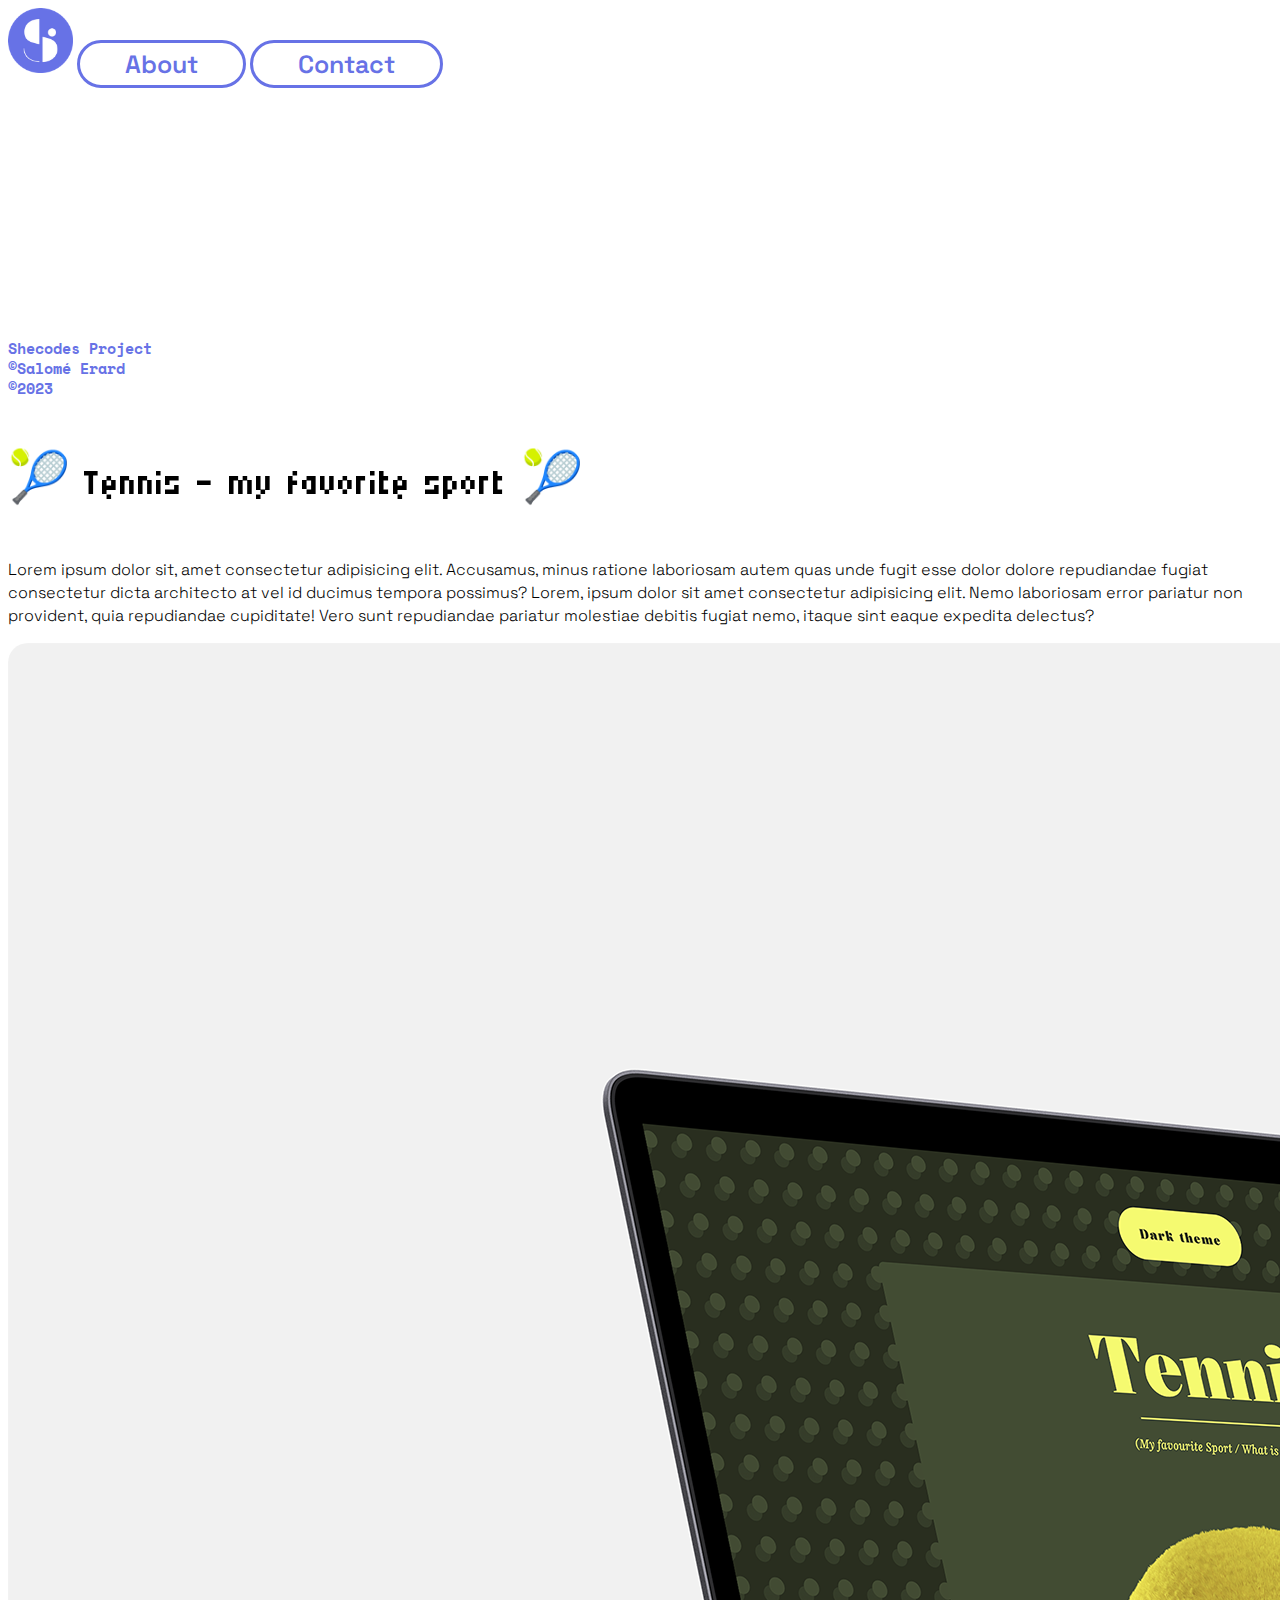
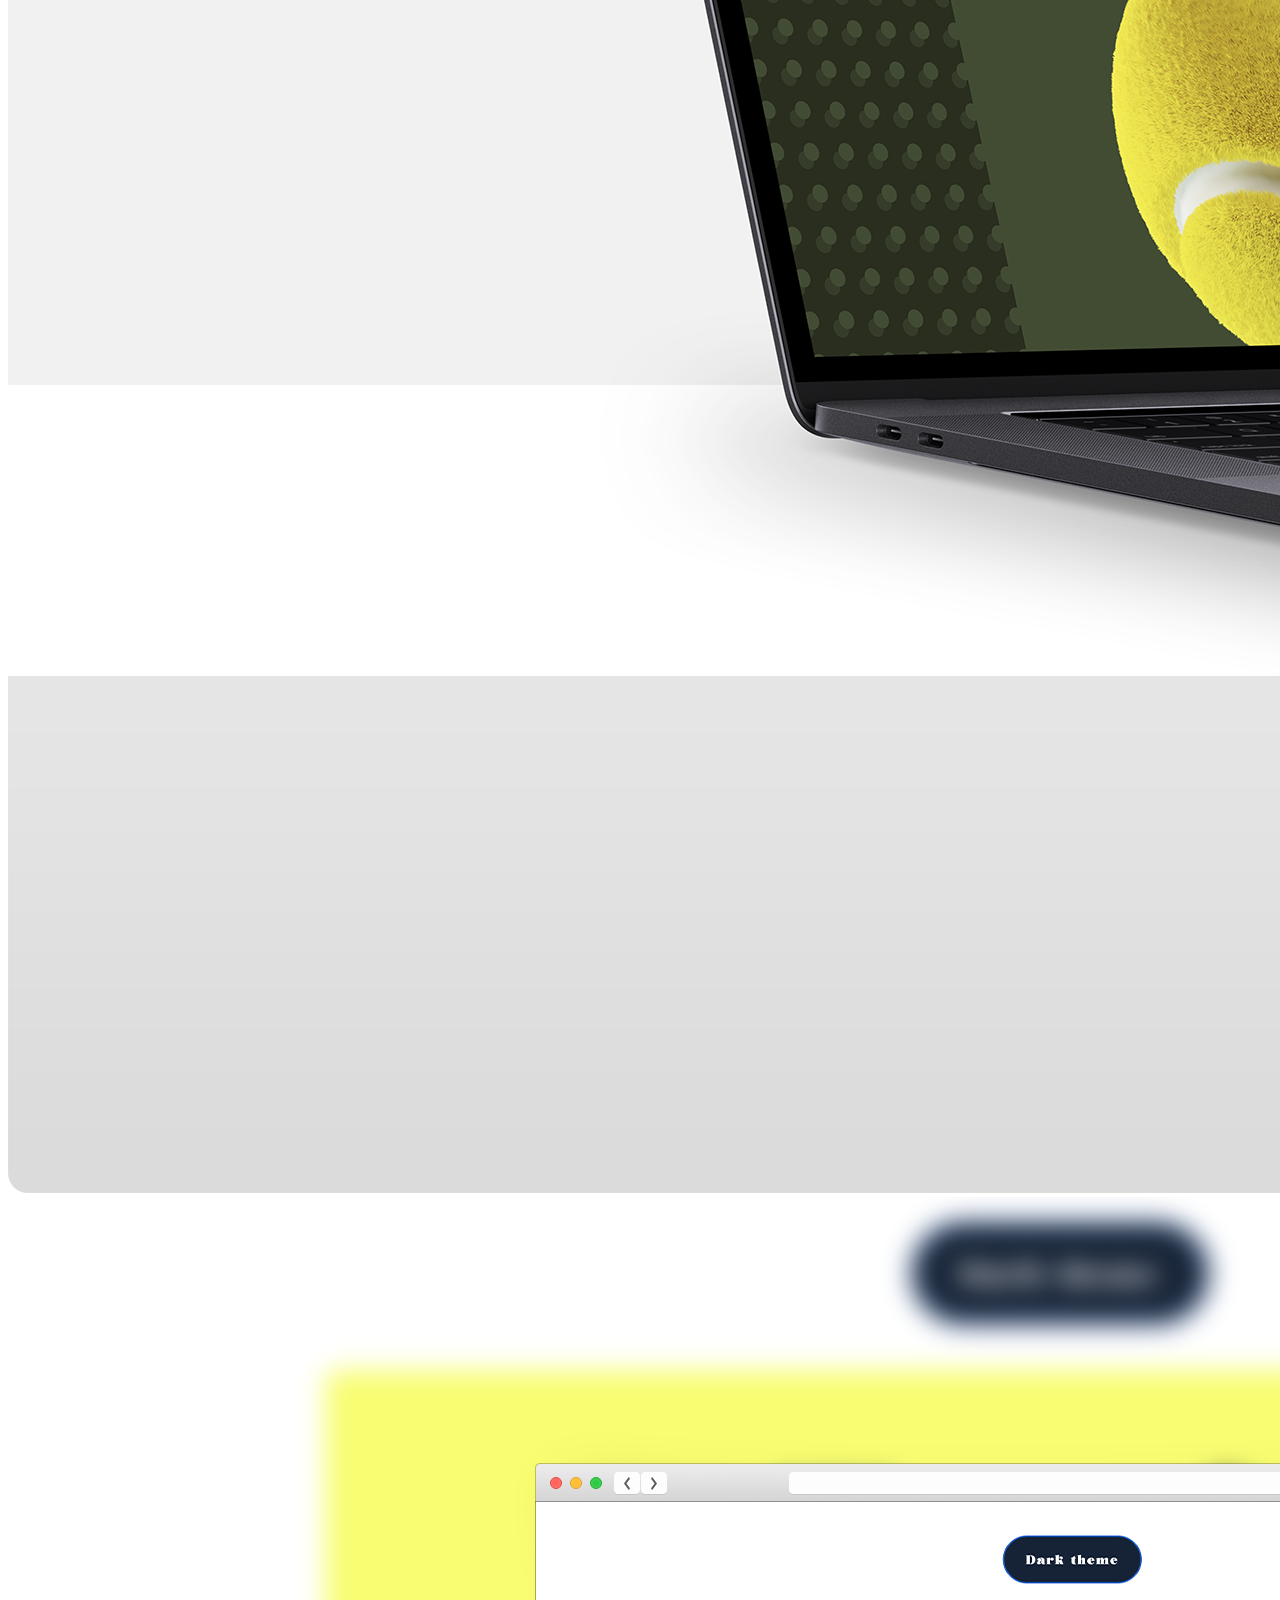
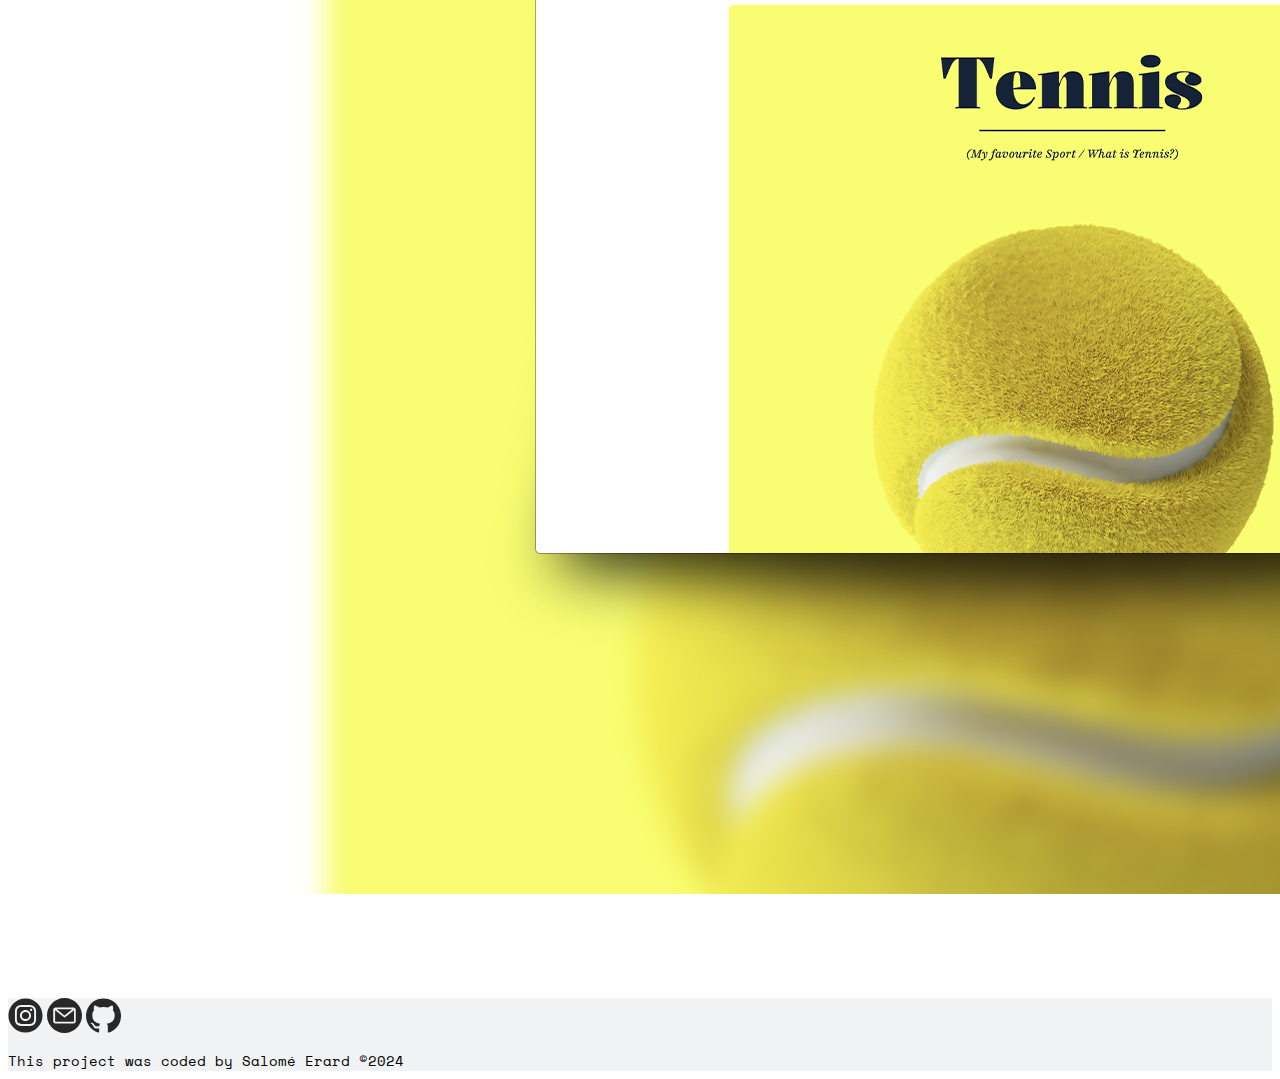
<file: tennis.html>
<!DOCTYPE html>
<html lang="en">
  <head>
    <meta
      name="description"
      content="Explore the front-end development project, a page about my favorite sprot: tennis!"
    />
    <meta charset="UTF-8" />
    <meta name="viewport" content="width=device-width, initial-scale=1.0" />
    <meta charset="UTF-8" />
    <meta name="viewport" content="width=device-width, initial-scale=1.0" />
    <link rel="shortcut icon" href="images/favicon.png" type="image/x-icon" />
    <link
      href="https://cdn.jsdelivr.net/npm/bootstrap@5.0.2/dist/css/bootstrap.min.css"
      rel="stylesheet"
      integrity="sha384-EVSTQN3/azprG1Anm3QDgpJLIm9Nao0Yz1ztcQTwFspd3yD65VohhpuuCOmLASjC"
      crossorigin="anonymous"
    />
    <link rel="preconnect" href="https://fonts.googleapis.com" />
    <link rel="preconnect" href="https://fonts.gstatic.com" crossorigin />
    <link
      href="https://fonts.googleapis.com/css2?family=Space+Grotesk:wght@300..700&display=swap"
      rel="stylesheet"
    />
    <link rel="preconnect" href="https://fonts.googleapis.com" />
    <link rel="preconnect" href="https://fonts.gstatic.com" crossorigin />
    <link
      href="https://fonts.googleapis.com/css2?family=Micro+5&family=Space+Grotesk:wght@300..700&display=swap"
      rel="stylesheet"
    />
    <link
      rel="stylesheet"
      href="https://fonts.googleapis.com/css2?family=Material+Symbols+Rounded:opsz,wght,FILL,GRAD@24,400,0,0"
    />
    <link rel="preconnect" href="https://fonts.googleapis.com" />
    <link rel="preconnect" href="https://fonts.gstatic.com" crossorigin />
    <link
      href="https://fonts.googleapis.com/css2?family=Space+Mono:ital,wght@0,400;0,700;1,400;1,700&display=swap"
      rel="stylesheet"
    />
    <link rel="stylesheet" href="styles/style.css" />
    <title>Tennis — Salomé Erard</title>
  </head>
  <body>
    <header>
      <div class="mt-5 fixed-top">
        <div class="d-flex justify-content-between container align-middle">
          <a href="/#projects" title="Homepage">
            <img
              class="logo-homepage"
              src="images/favicon.png"
              alt="logo-homepage"
            />
          </a>
          <a href="/about.html" title="About me"><button>About</button></a>
          <a href="/contact.html" title="Contact me">
            <button>Contact</button>
          </a>
        </div>
      </div>
    </header>
    <section class="work">
      <div class="container">
        <div class="row">
          <div class="col-lg-3 social-media">
            <h6 class="mt-2">
              Shecodes Project <br />
              ©Salomé Erard <br />
              ©2023
            </h6>
          </div>
          <div class="col-lg-9 work-description">
            <h3>
              <span class="fs-2 text">🎾</span> Tennis - my favorite sport
              <span class="fs-2 text">🎾</span>
            </h3>
            <p>
              Lorem ipsum dolor sit, amet consectetur adipisicing elit.
              Accusamus, minus ratione laboriosam autem quas unde fugit esse
              dolor dolore repudiandae fugiat consectetur dicta architecto at
              vel id ducimus tempora possimus? Lorem, ipsum dolor sit amet
              consectetur adipisicing elit. Nemo laboriosam error pariatur non
              provident, quia repudiandae cupiditate! Vero sunt repudiandae
              pariatur molestiae debitis fugiat nemo, itaque sint eaque expedita
              delectus?
            </p>
          </div>
        </div>
        <div class="row mt-5">
          <div class="col-lg-6">
            <img
              src="/images/mockup_tennis.png"
              alt="Laptop Screen mockup"
              class="work-image img-fluid mb-4"
            />
          </div>
          <div class="col-lg-6">
            <img
              src="/images/tennis-mockup2.png"
              alt="Screen mockup"
              class="work-image img-fluid border mb-4"
            />
          </div>
        </div>
      </div>
    </section>
    <footer>
      <div class="text-center">
        <a
          href="https://www.instagram.com/salomerard/?hl=fr"
          title="Instagram"
          target="_blank"
          ><img
            src="images/icons/instagram.svg"
            alt="instagram-icon"
            width="35"
            class="social-media-footer mt-5 ms-2 me-2"
        /></a>
        <a
          href="mailto:salomerard@gmail.com"
          title="Email Address"
          target="_blank"
          ><img
            src="images/icons/email (1) 2.svg"
            alt="email-icon"
            width="35"
            class="social-media-footer mt-5 ms-2 me-2"
        /></a>
        <a
          href="https://github.com/salomeIsCoding"
          title="Github"
          target="_blank"
          ><img
            src="images/icons/github-logo-footer.svg"
            alt="github-icon"
            width="35"
            class="social-media-footer mt-5 ms-2 me-2"
        /></a>
      </div>
      <p class="p-5 text-center text-dark">
        This project was coded by Salomé Erard ©2024
      </p>
    </footer>
  </body>
</html>
</file>
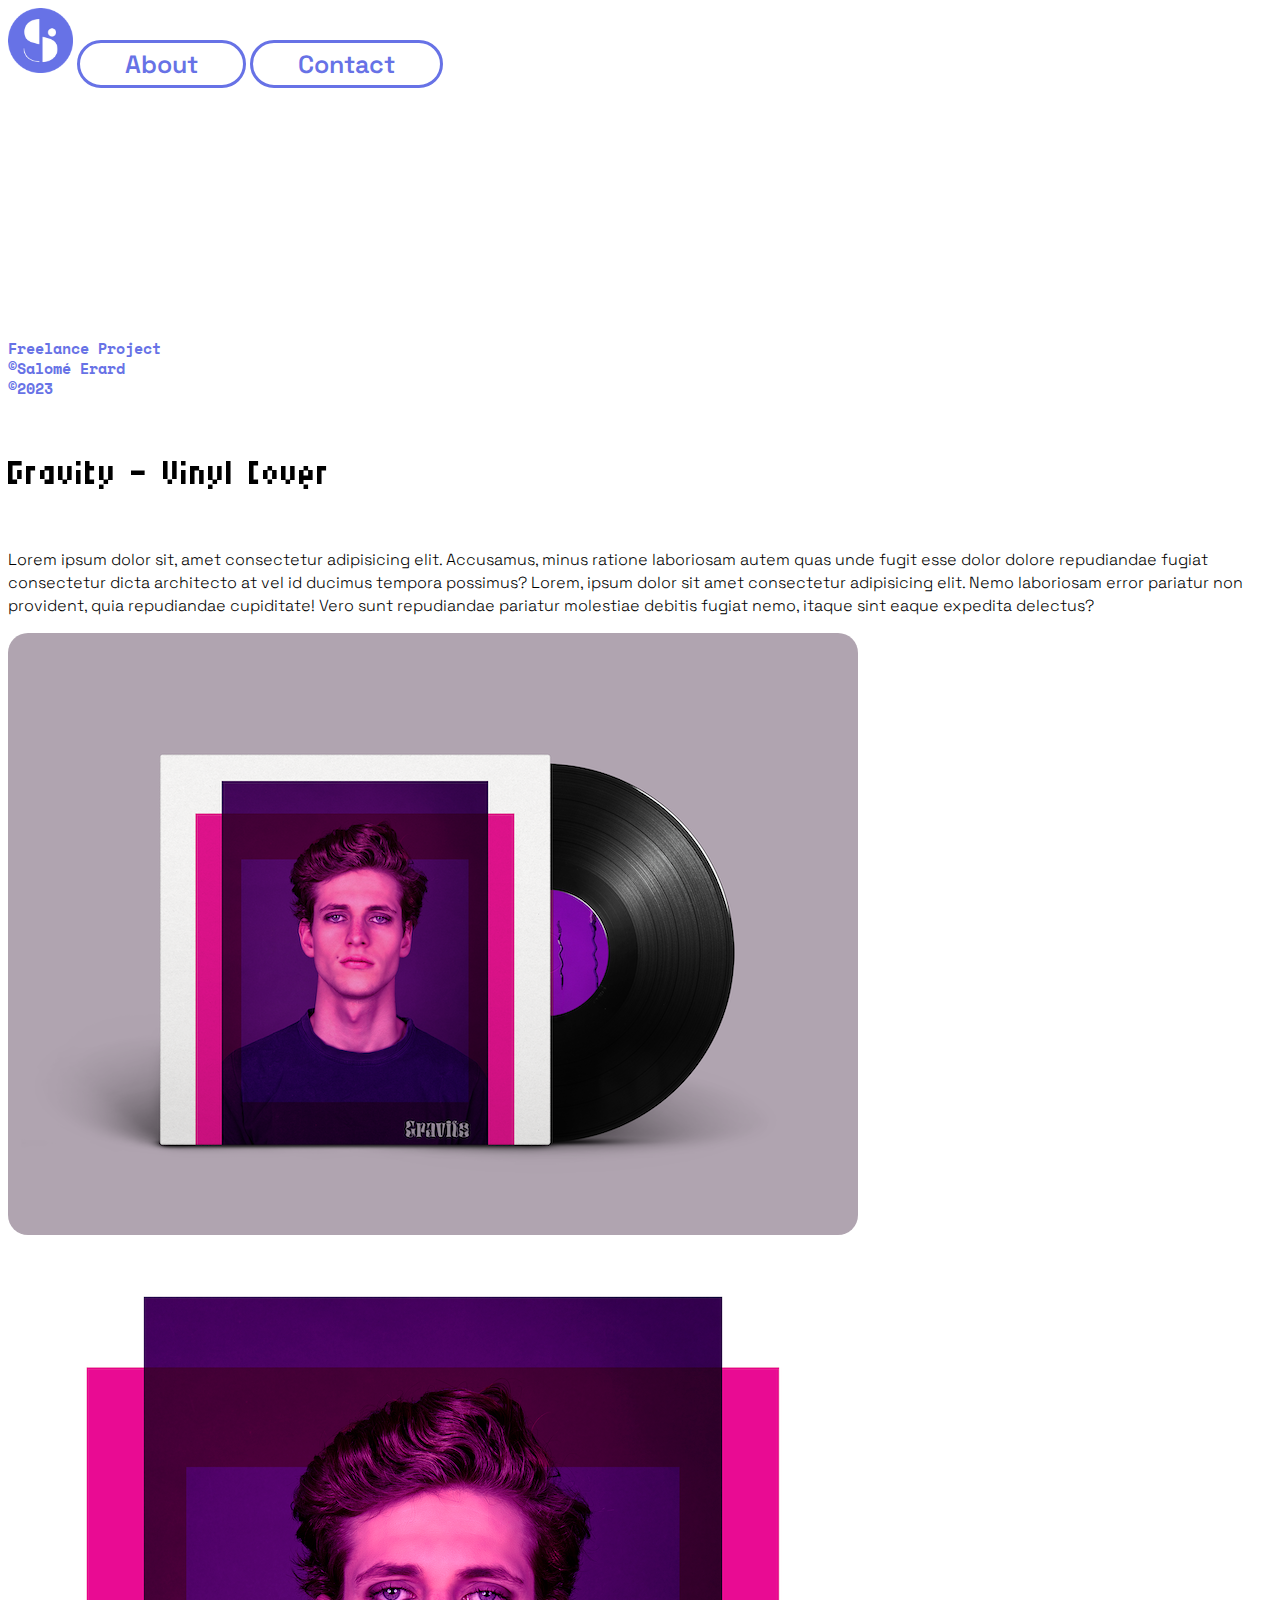
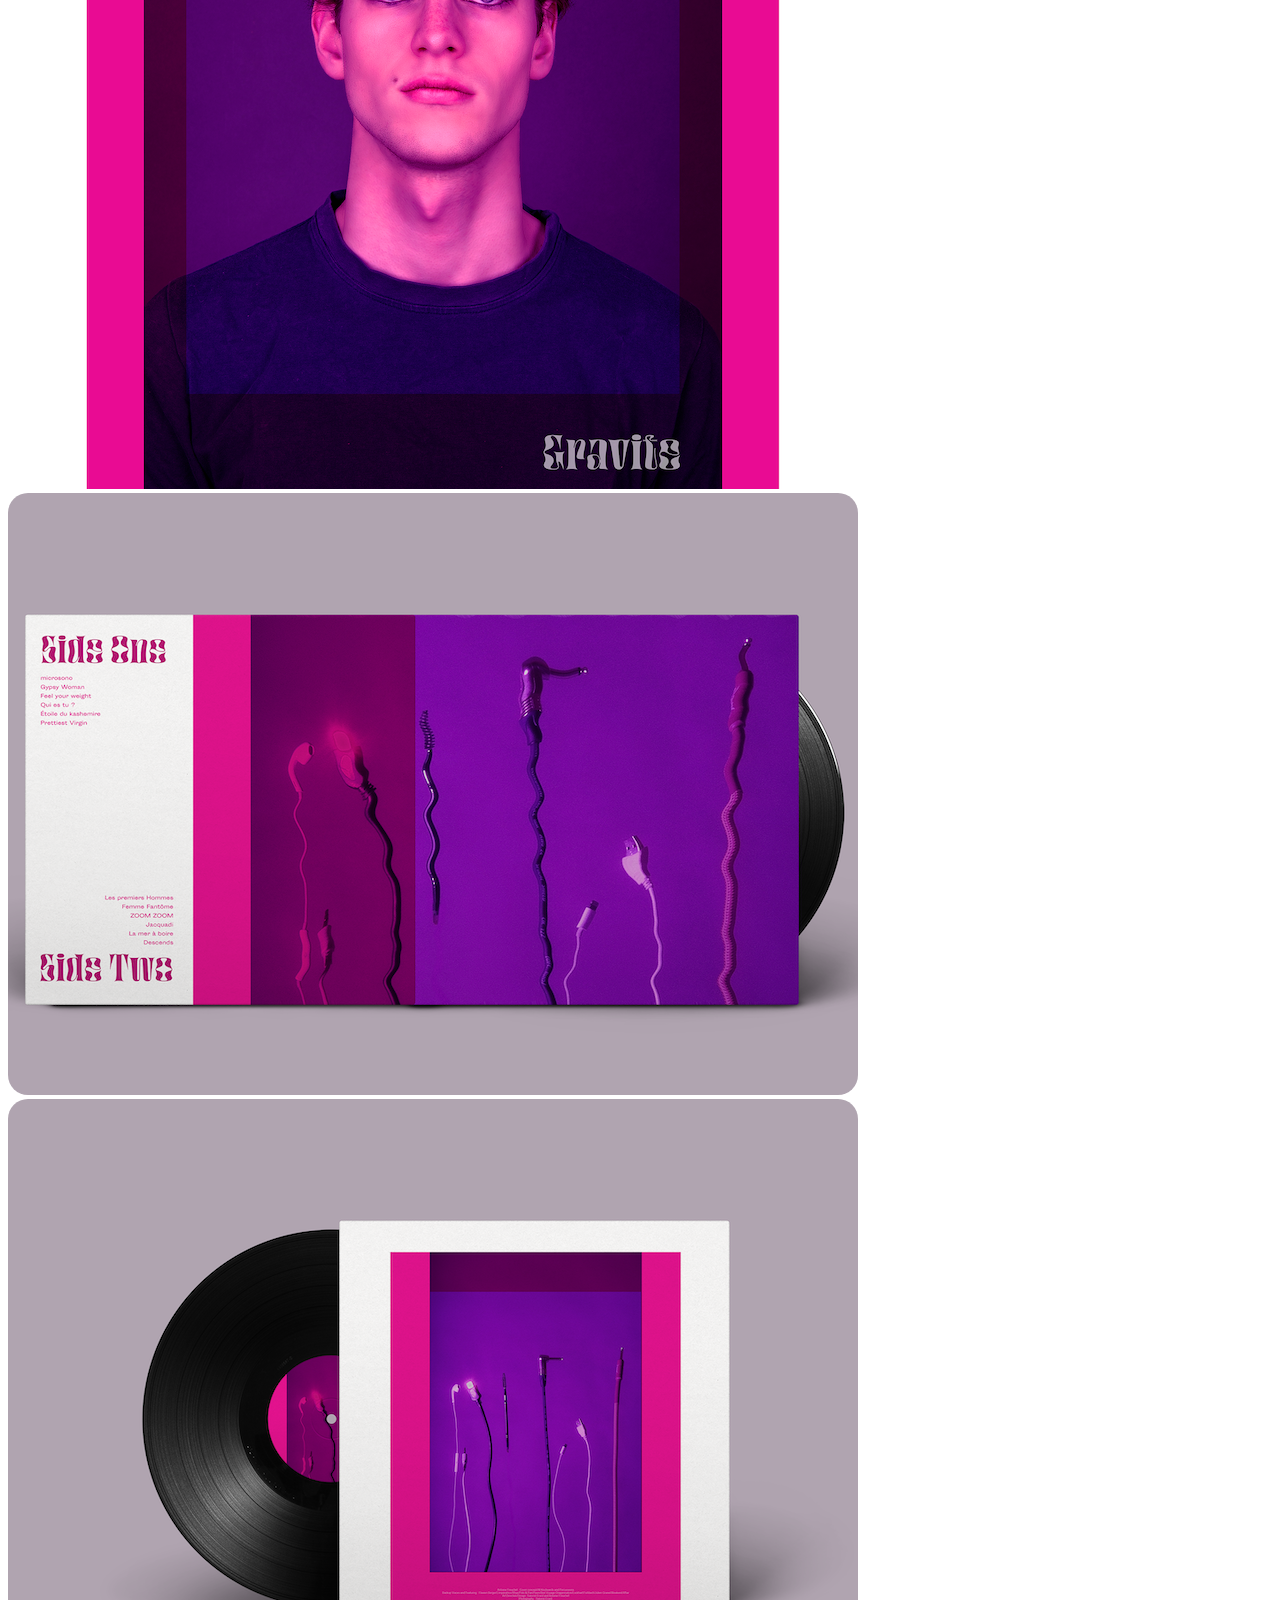
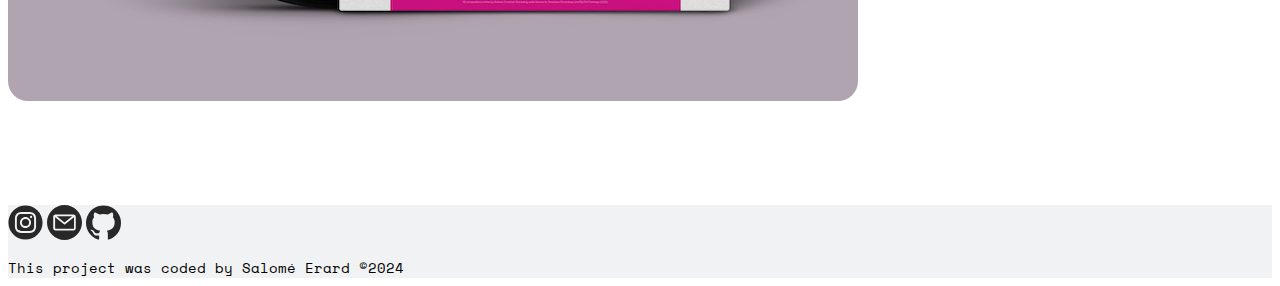
<file: vinyl.html>
<!DOCTYPE html>
<html lang="en">
  <head>
    <meta
      name="description"
      content="A mix of music and photography. To create this vinyl sleeve, I was inspired by electro French touch touches, which led me to blue and pink lights and a model as masculine as he is androgynous. The inside of the sleeve emphasizes this inventive, offbeat French touch, with deformed cables floating in gravity (hence the album's name). "
    />
    <meta charset="UTF-8" />
    <meta name="viewport" content="width=device-width, initial-scale=1.0" />
    <meta charset="UTF-8" />
    <meta name="viewport" content="width=device-width, initial-scale=1.0" />
    <link rel="shortcut icon" href="images/favicon.png" type="image/x-icon" />
    <link
      href="https://cdn.jsdelivr.net/npm/bootstrap@5.0.2/dist/css/bootstrap.min.css"
      rel="stylesheet"
      integrity="sha384-EVSTQN3/azprG1Anm3QDgpJLIm9Nao0Yz1ztcQTwFspd3yD65VohhpuuCOmLASjC"
      crossorigin="anonymous"
    />
    <link rel="preconnect" href="https://fonts.googleapis.com" />
    <link rel="preconnect" href="https://fonts.gstatic.com" crossorigin />
    <link
      href="https://fonts.googleapis.com/css2?family=Space+Grotesk:wght@300..700&display=swap"
      rel="stylesheet"
    />
    <link rel="preconnect" href="https://fonts.googleapis.com" />
    <link rel="preconnect" href="https://fonts.gstatic.com" crossorigin />
    <link
      href="https://fonts.googleapis.com/css2?family=Micro+5&family=Space+Grotesk:wght@300..700&display=swap"
      rel="stylesheet"
    />
    <link
      rel="stylesheet"
      href="https://fonts.googleapis.com/css2?family=Material+Symbols+Rounded:opsz,wght,FILL,GRAD@24,400,0,0"
    />
    <link rel="preconnect" href="https://fonts.googleapis.com" />
    <link rel="preconnect" href="https://fonts.gstatic.com" crossorigin />
    <link
      href="https://fonts.googleapis.com/css2?family=Space+Mono:ital,wght@0,400;0,700;1,400;1,700&display=swap"
      rel="stylesheet"
    />
    <link rel="stylesheet" href="styles/style.css" />
    <title>Vinyl Cover — Salomé Erard</title>
  </head>
  <body>
    <header>
      <div class="mt-5 fixed-top">
        <div class="d-flex justify-content-between container align-middle">
          <a href="/#projects" title="Homepage">
            <img
              class="logo-homepage"
              src="images/favicon.png"
              alt="logo-homepage"
            />
          </a>
          <a href="/about.html" title="About me"><button>About</button></a>
          <a href="/contact.html" title="Contact me">
            <button>Contact</button>
          </a>
        </div>
      </div>
    </header>
    <section class="work">
      <div class="container">
        <div class="row">
          <div class="col-lg-3 social-media">
            <h6 class="mt-2">
              Freelance Project <br />
              ©Salomé Erard <br />
              ©2023
            </h6>
          </div>
          <div class="col-lg-9 work-description">
            <h3>Gravity - Vinyl Cover</h3>
            <p>
              Lorem ipsum dolor sit, amet consectetur adipisicing elit.
              Accusamus, minus ratione laboriosam autem quas unde fugit esse
              dolor dolore repudiandae fugiat consectetur dicta architecto at
              vel id ducimus tempora possimus? Lorem, ipsum dolor sit amet
              consectetur adipisicing elit. Nemo laboriosam error pariatur non
              provident, quia repudiandae cupiditate! Vero sunt repudiandae
              pariatur molestiae debitis fugiat nemo, itaque sint eaque expedita
              delectus?
            </p>
          </div>
        </div>
        <div class="row mt-5">
          <div class="col-lg-7">
            <img
              src="/images/vinyl/684fbe3d-40ae-4c1a-9577-a61ca0a1d6f4_rw_1920.png"
              alt="Vinyl Cover mockup"
              class="work-image img-fluid mb-4"
            />
          </div>
          <div class="col-lg-5">
            <img
              src="/images/vinyl/2bd751d3-f746-4eb5-b617-c302f87e1d95_rw_1920.png"
              alt="Cover image"
              class="work-image img-fluid border mb-4"
            />
          </div>
        </div>
        <div class="row">
          <div class="col-lg-6">
            <img
              src="/images/vinyl/76cabc88-44df-4ec9-8e12-b377b8fcb867_rw_1920.png"
              alt="Inside cover mockup"
              class="work-image img-fluid mb-4"
            />
          </div>
          <div class="col-lg-6">
            <img
              src="/images/vinyl/de8fa4bd-20a5-4596-af51-e3e349dbd6f8_rw_1920.png"
              alt="back cover mockup"
              class="work-image img-fluid mb-4"
            />
          </div>
        </div>
      </div>
    </section>
    <footer>
      <div class="text-center">
        <a
          href="https://www.instagram.com/salomerard/?hl=fr"
          title="Instagram"
          target="_blank"
          ><img
            src="images/icons/instagram.svg"
            alt="instagram-icon"
            width="35"
            class="social-media-footer mt-5 ms-2 me-2"
        /></a>
        <a
          href="mailto:salomerard@gmail.com"
          title="Email Address"
          target="_blank"
          ><img
            src="images/icons/email (1) 2.svg"
            alt="email-icon"
            width="35"
            class="social-media-footer mt-5 ms-2 me-2"
        /></a>
        <a
          href="https://github.com/salomeIsCoding"
          title="Github"
          target="_blank"
          ><img
            src="images/icons/github-logo-footer.svg"
            alt="github-icon"
            width="35"
            class="social-media-footer mt-5 ms-2 me-2"
        /></a>
      </div>
      <p class="p-5 text-center text-dark">
        This project was coded by Salomé Erard ©2024
      </p>
    </footer>
  </body>
</html>
</file>
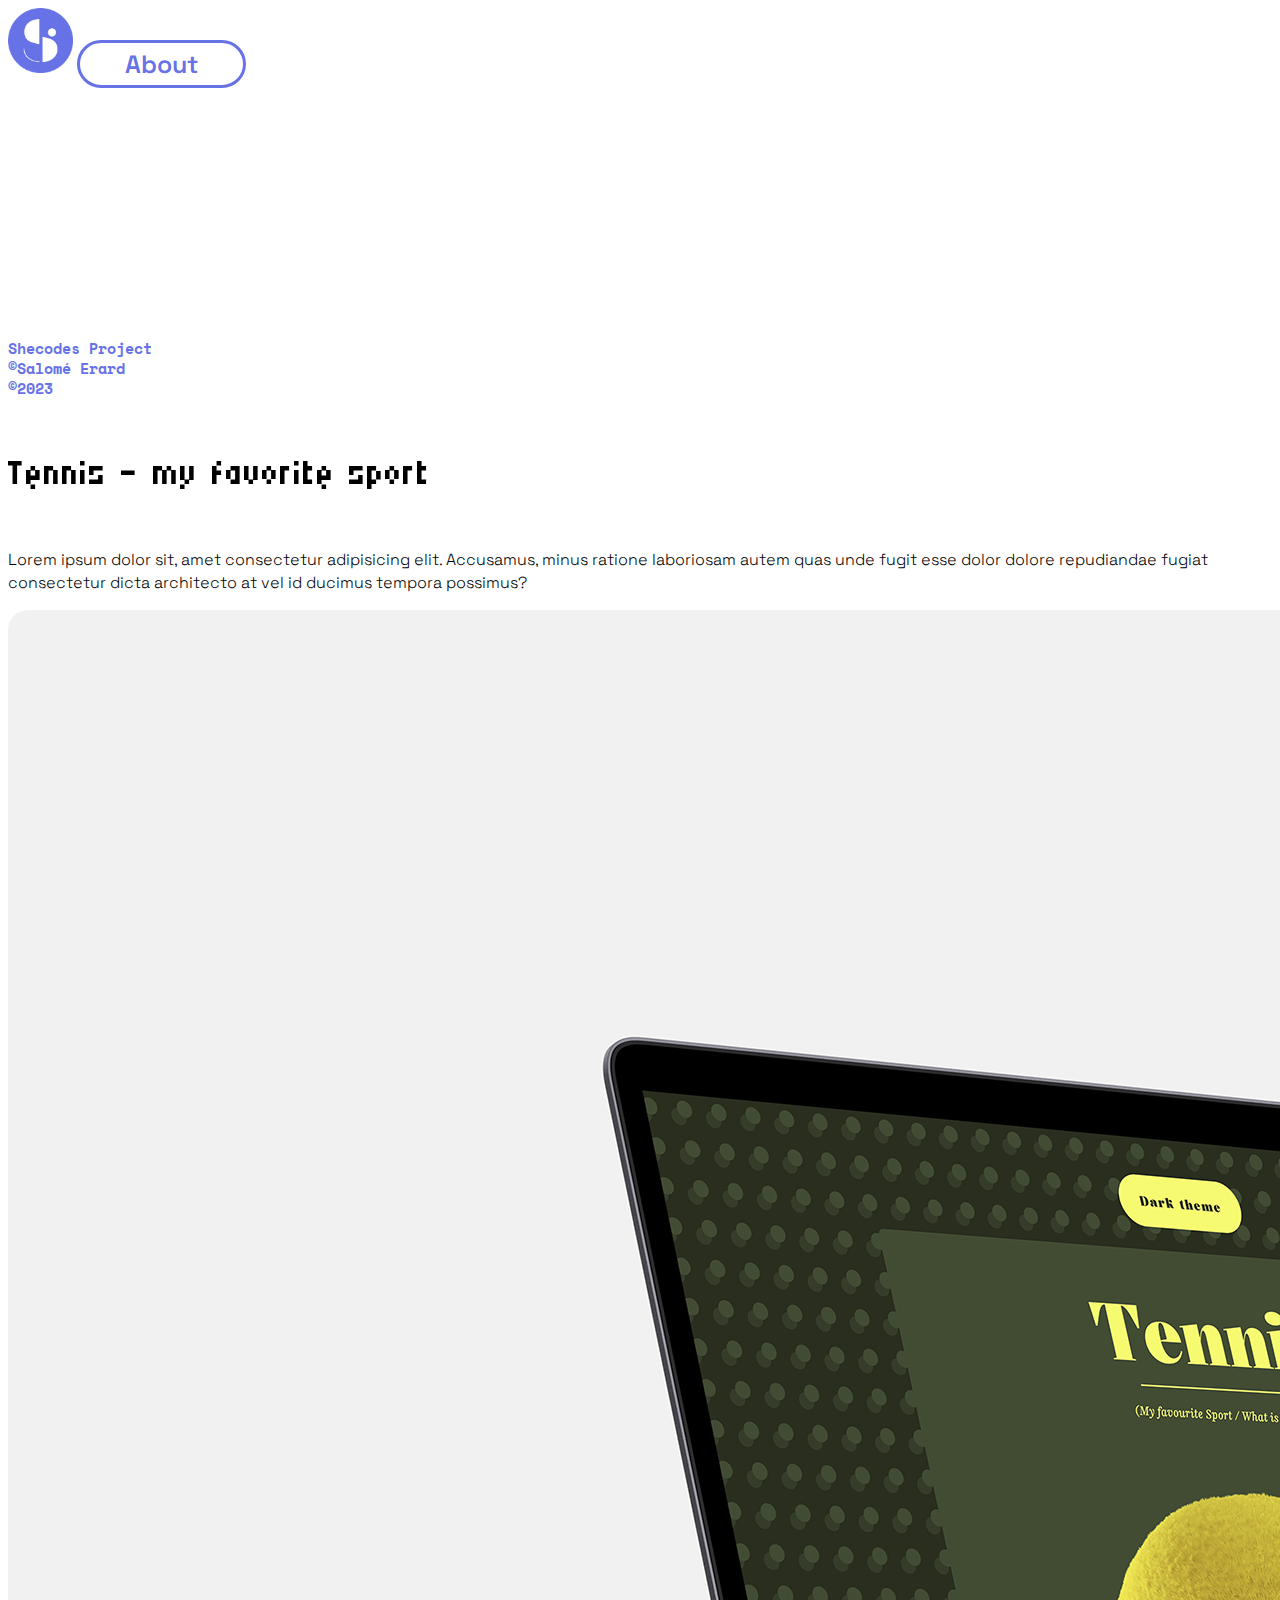
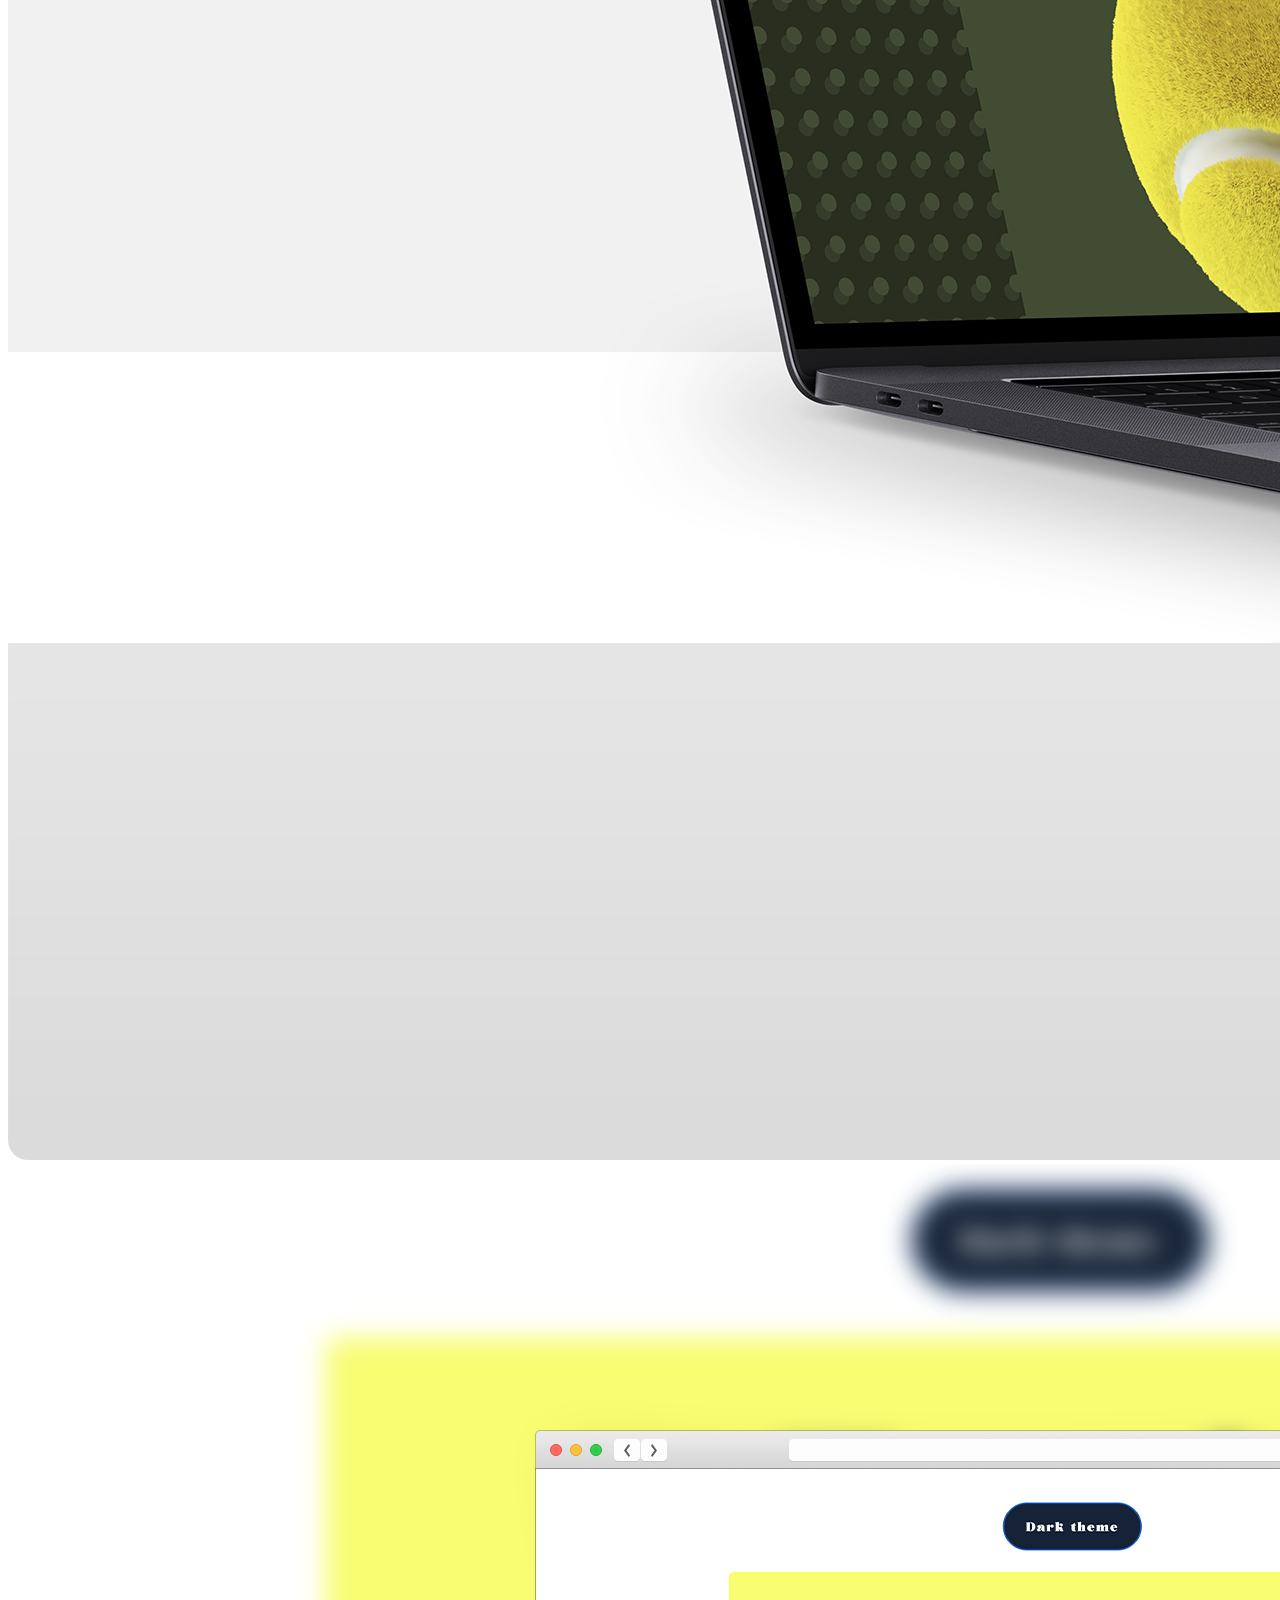
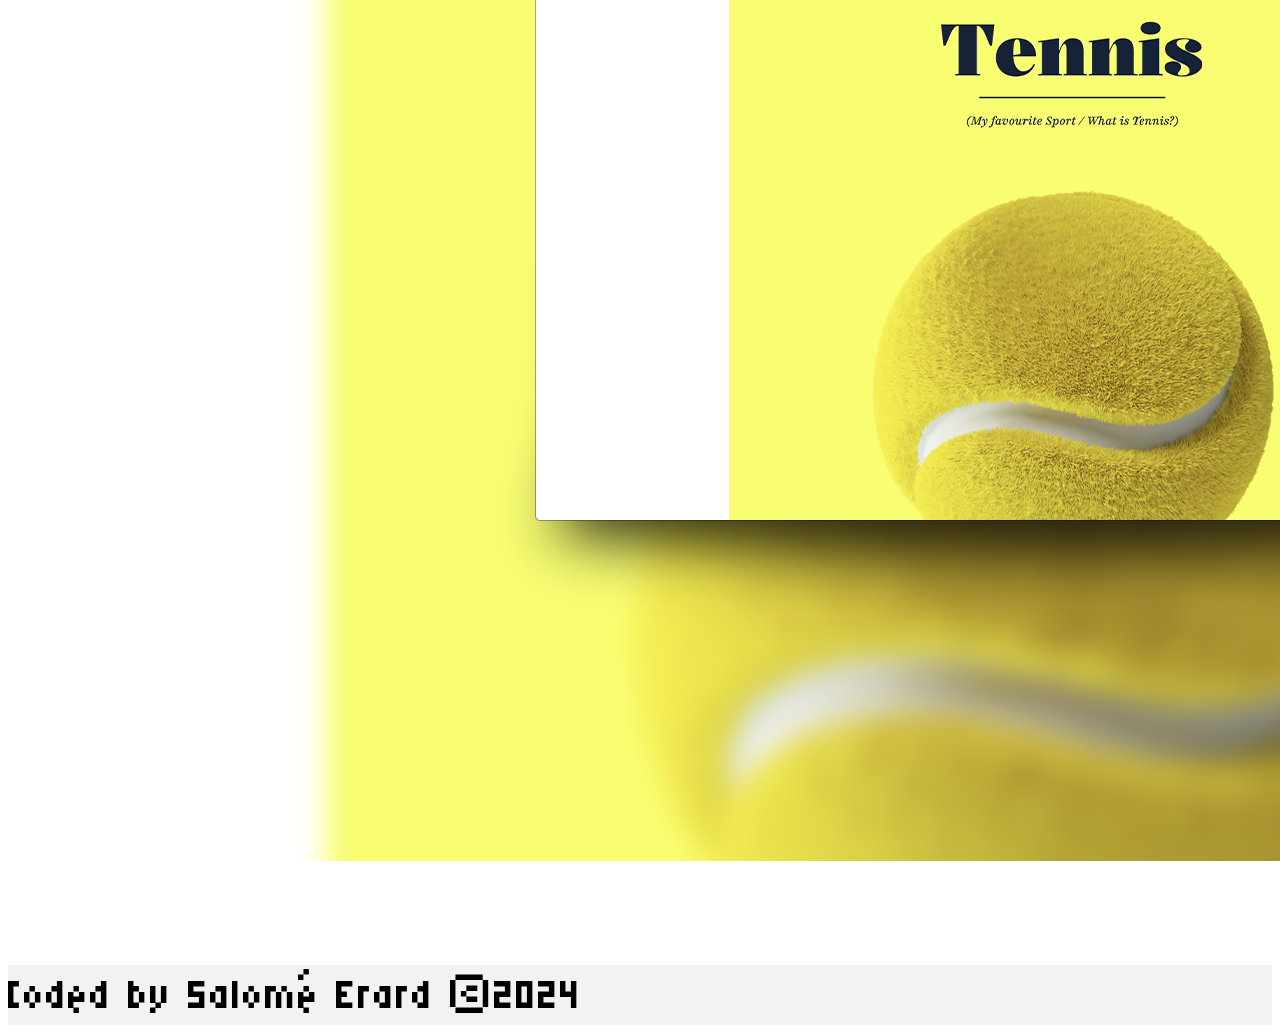
<file: work-1.html>
<!DOCTYPE html>
<html lang="en">
  <head>
    <meta charset="UTF-8" />
    <meta name="viewport" content="width=device-width, initial-scale=1.0" />
    <meta charset="UTF-8" />
    <meta name="viewport" content="width=device-width, initial-scale=1.0" />
    <link rel="shortcut icon" href="images/favicon.png" type="image/x-icon" />
    <link
      href="https://cdn.jsdelivr.net/npm/bootstrap@5.0.2/dist/css/bootstrap.min.css"
      rel="stylesheet"
      integrity="sha384-EVSTQN3/azprG1Anm3QDgpJLIm9Nao0Yz1ztcQTwFspd3yD65VohhpuuCOmLASjC"
      crossorigin="anonymous"
    />
    <link rel="preconnect" href="https://fonts.googleapis.com" />
    <link rel="preconnect" href="https://fonts.gstatic.com" crossorigin />
    <link
      href="https://fonts.googleapis.com/css2?family=Space+Grotesk:wght@300..700&display=swap"
      rel="stylesheet"
    />
    <link rel="preconnect" href="https://fonts.googleapis.com" />
    <link rel="preconnect" href="https://fonts.gstatic.com" crossorigin />
    <link
      href="https://fonts.googleapis.com/css2?family=Micro+5&family=Space+Grotesk:wght@300..700&display=swap"
      rel="stylesheet"
    />
    <link
      rel="stylesheet"
      href="https://fonts.googleapis.com/css2?family=Material+Symbols+Rounded:opsz,wght,FILL,GRAD@24,400,0,0"
    />
    <link rel="preconnect" href="https://fonts.googleapis.com" />
    <link rel="preconnect" href="https://fonts.gstatic.com" crossorigin />
    <link
      href="https://fonts.googleapis.com/css2?family=Space+Mono:ital,wght@0,400;0,700;1,400;1,700&display=swap"
      rel="stylesheet"
    />
    <link rel="stylesheet" href="styles/style.css" />
    <title>Work 1 — Salomé Erard</title>
  </head>
  <body>
    <header>
      <div class="mt-5 fixed-top">
        <div class="d-flex justify-content-between container align-middle">
          <a href="/"
            ><img
              class="logo-homepage"
              src="images/favicon.png"
              alt="logo-homepage"
          /></a>
          <a href="/about.html"> <button>About</button> </a>
        </div>
      </div>
    </header>
    <section class="work">
      <div class="container">
        <div class="row">
          <div class="col-lg-3 social-media">
            <h6>
              Shecodes Project <br />
              ©Salomé Erard <br />
              ©2023
            </h6>
          </div>
          <div class="col-lg-9 work-description">
            <h3>Tennis - my favorite sport</h3>
            <p>
              Lorem ipsum dolor sit, amet consectetur adipisicing elit.
              Accusamus, minus ratione laboriosam autem quas unde fugit esse
              dolor dolore repudiandae fugiat consectetur dicta architecto at
              vel id ducimus tempora possimus?
            </p>
          </div>
        </div>
        <div class="row">
          <div class="col-lg-6">
            <img
              src="/images/mockup_tennis.png"
              alt=""
              class="work-image img-fluid mt-5"
            />
          </div>
          <div class="col-lg-6">
            <img
              src="/images/tennis-mockup2.png"
              alt=""
              class="work-image img-fluid mt-5 border"
            />
          </div>
        </div>
      </div>
    </section>
    <footer>
      <h2 class="m-5 text-center">Coded by Salomé Erard ©2024</h2>
    </footer>
  </body>
</html>
</file>
<file: styles/style.css>
:root{
    --primary-color: #6772E6;
    --default-font: "Space Grotesk",
        sans-serif;
    --second-font:"Micro 5",
        sans-serif;
    --mono-font: "Space Mono",
        monospace;
}

.logo-homepage {
    width: 65px;
}

button {
    padding: 5px 45px ;
    font-family: var(--default-font);
    font-size: 25px;
    font-weight: 600;
    border: solid 3px var(--primary-color);
    border-radius: 50px;
    background-color: transparent;
    color: var(--primary-color);
    transition: all 100ms ease-in-out;
}

button:hover{
    background-color: var(--primary-color);
    color: white;
    transition: all 100ms ease-in-out;
}

h1 {
    font-family: var(--default-font);
    font-weight: 700 ;
    font-size: 130px;
}

h2{
    font-family: var(--second-font);
    font-weight: 400;
    font-size: 60px;
    margin-bottom: 0px;
}

h3{
    font-family: var(--second-font);
    font-weight: 400;
    font-size: 50px;
}

h4 {
    font-family: var(--default-font);
    font-weight: 600;
    font-size: 23px;
}

h6{
    font-size: 15px;
    line-height: 20px;
}

p{
    font-family: var(--mono-font);
    font-size: 14px;
    font-weight: 400;
    line-height: 20px;
}

footer p {
    margin-bottom: 0px;
}

a {
    text-decoration: none;
    color: var(--primary-color);
}

a:hover {
    color: var(--primary-color);
}

footer {
    background-color: #F1F2F3;
    margin-top: 100px;
}

.headline{
    margin-top: 350px;
}

.arrow {
    display: block;
    text-align: center;
    margin-top: 200px;
    margin-bottom: 200px;
    font-size: 60px;
    color: var(--primary-color);
    transition: all 200ms ease-in-out;
}

.arrow:hover {
    cursor: pointer;
    scale: 1.3;
    transition: all 200ms ease-in-out;
}

#project{
    border-radius: 20px;
    transition: all 200ms ease-in-out;
}

#project:hover{
    cursor: pointer;
    scale: 1.03;
    transition: all 200ms ease-in-out;
}

.social-media-footer {
    transition: all 200ms ease-in-out;
}

.social-media-footer:hover {
    scale: 1.2;
    transition: all 200ms ease-in-out;
}

/* About */

.about-container {
    margin-top: 150px;
}

#profile-picture {
    border-radius: 20px;
}

.social-media {
    font-family: var(--mono-font);
    font-size: 15px;
    color: var(--primary-color);
}

/* Work */

.work-description p{
    font-family: var(--default-font);
    font-size: 16px;
    font-weight: 300;
    line-height: 23px;
}

.work {
    margin-top: 250px;
}

.work-image {
    border-radius: 20px;
}

/* Contact */

.contact-container {
    margin-top: 250px;
    margin-bottom: 200px;
}

.contact-links{
    color: black;
    font-family: var(--mono-font);
}

.material-symbols-outlined {
    font-variation-settings:
        'FILL' 0,
        'wght' 500,
        'GRAD' 200,
        'opsz' 24
}

#symbol-close {
    transition: all 200ms ease-in-out;
}

#symbol-close:hover {
    color: var(--primary-color);
    transform: rotateZ(180deg) scale(1.2, 1.2);
    transition: all 300ms ease-in-out;
}

/* Responsive */

@media (max-width:1200px) {
    h1 {
        font-size: 90px;
    }

    h2 {
        font-size: 50px;
    }

    .arrow {
        font-size: 50px;
        margin-top: 160px;
        margin-bottom: 70px;
    }

    .headline {
        margin-top: 270px;
    }

    .logo-homepage {
        width: 60px;
    }

    .picture {
        padding: 10px !important;
    }

    .description {
        padding: 10px !important;
    }

    .experience {
    padding: 10px !important;
    }

    .work {
    margin-top: 190px;
    }

    .contact-container{
        margin-top: 190px !important;
    }
}

@media (max-width:900px) {
    h2 {
        margin-bottom: 100px;
    }

    h6{
        margin-bottom: 20px;
    }

    .headline {
        margin-top: 260px;
    }

    #project {
        text-align: center;
    }

    .picture {
        padding: 5% !important;
    }
    
    .description {
        padding: 5% !important;
    }
    
    .experience {
        padding: 5% !important;
    }

    .contact-container {
        margin-top: 150px;
        margin-bottom: 200px;
    }

    
}

@media (max-width:414px) {
    h1 {
        font-size: 50px;
        }

    h2 {
        font-size: 25px;
        margin-bottom: 50px;
    }

    h3{
        margin-top: 20px;
        font-size: 40px;
    }

    h6{
        font-size: 13px;
        margin: 0px;
    }

    button {
        padding: 5px 30px;
        font-size: 18px;
    }

    footer {
        margin-top: 40px;
    }
    
    footer p {
        margin-bottom: 0px;
    }

    .headline {
        margin-top: 170px;
    }
    
    .logo-homepage {
        width: 50px;
        margin-left: 10px;
    }

    .work{
        margin-top: 150px;
    }

    #close {
        margin-right: 5% !important;
        margin-top: 5% !important;
    }

    #headline-contact{
        font-size: 100px;
        line-height: 100px;
    }

    .contact-container {
        margin-top: 150px;
        margin-bottom: 10px;
    }
}
</file>
